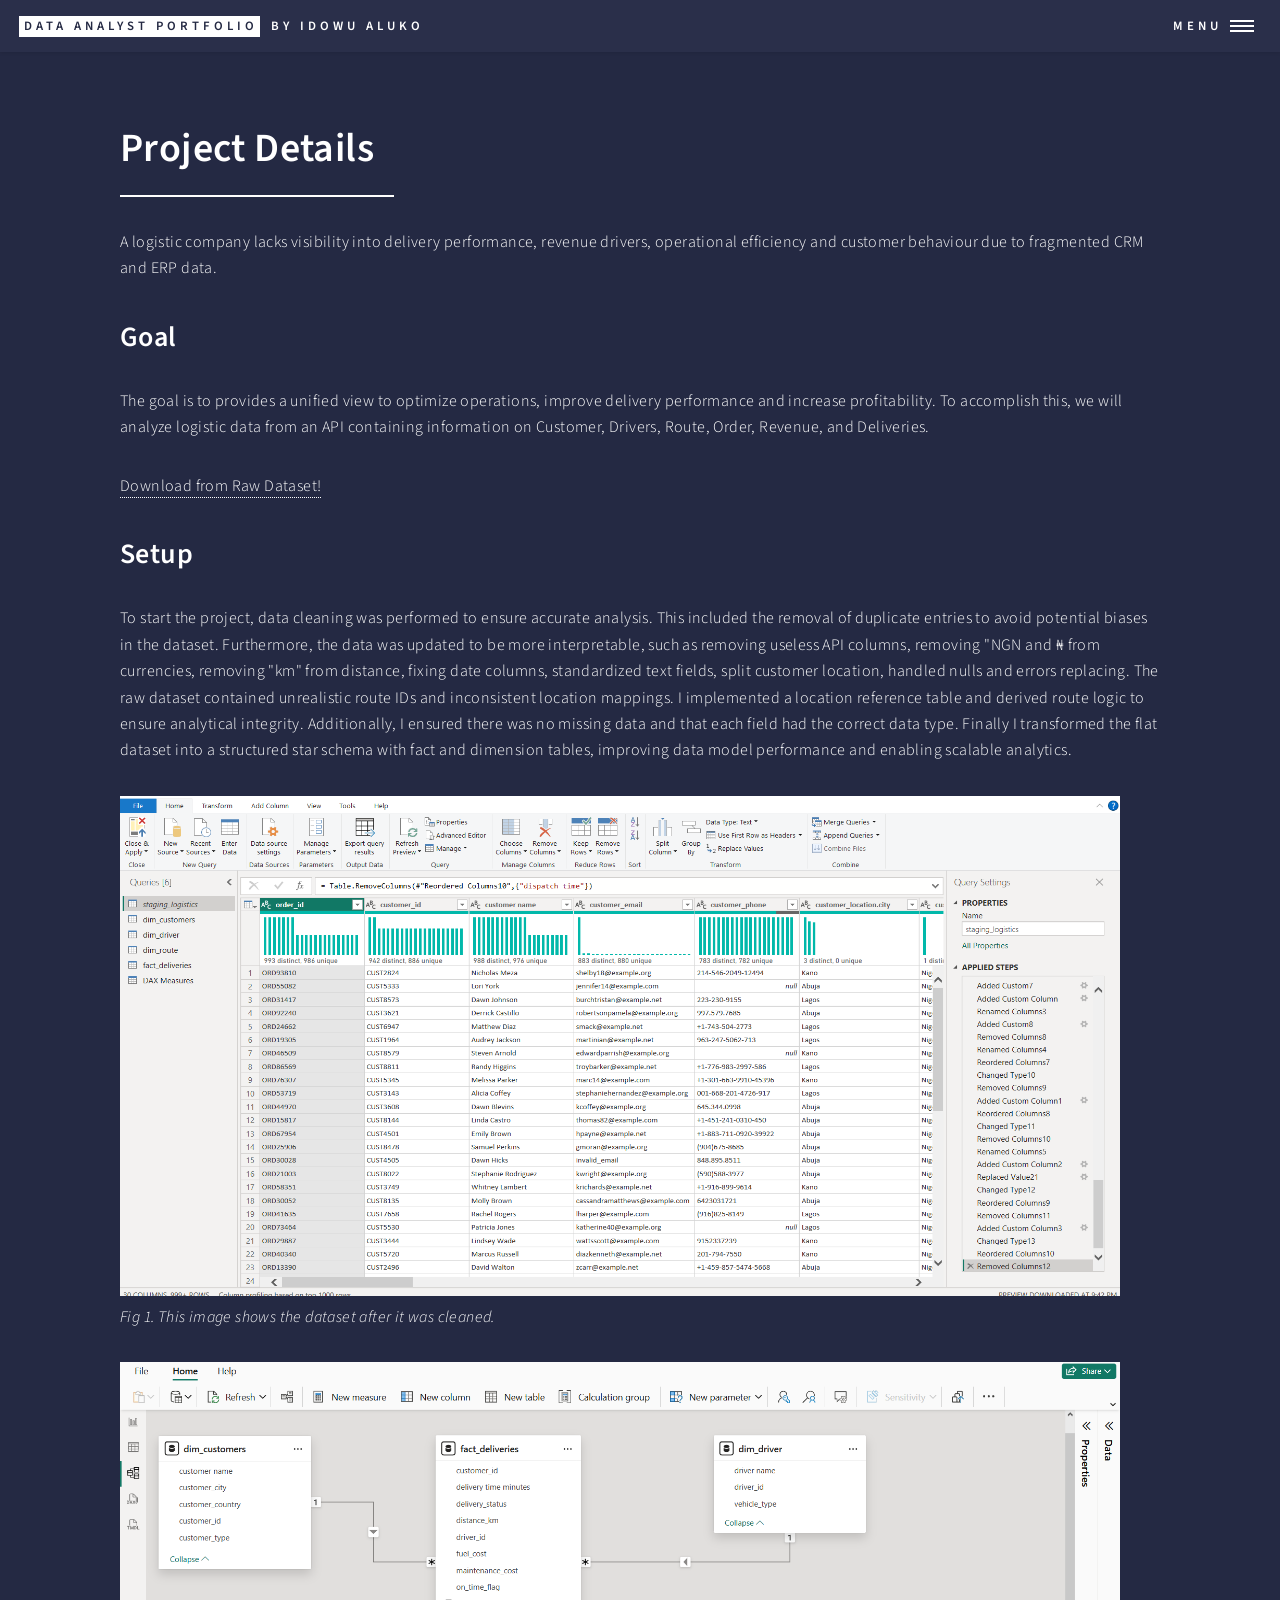
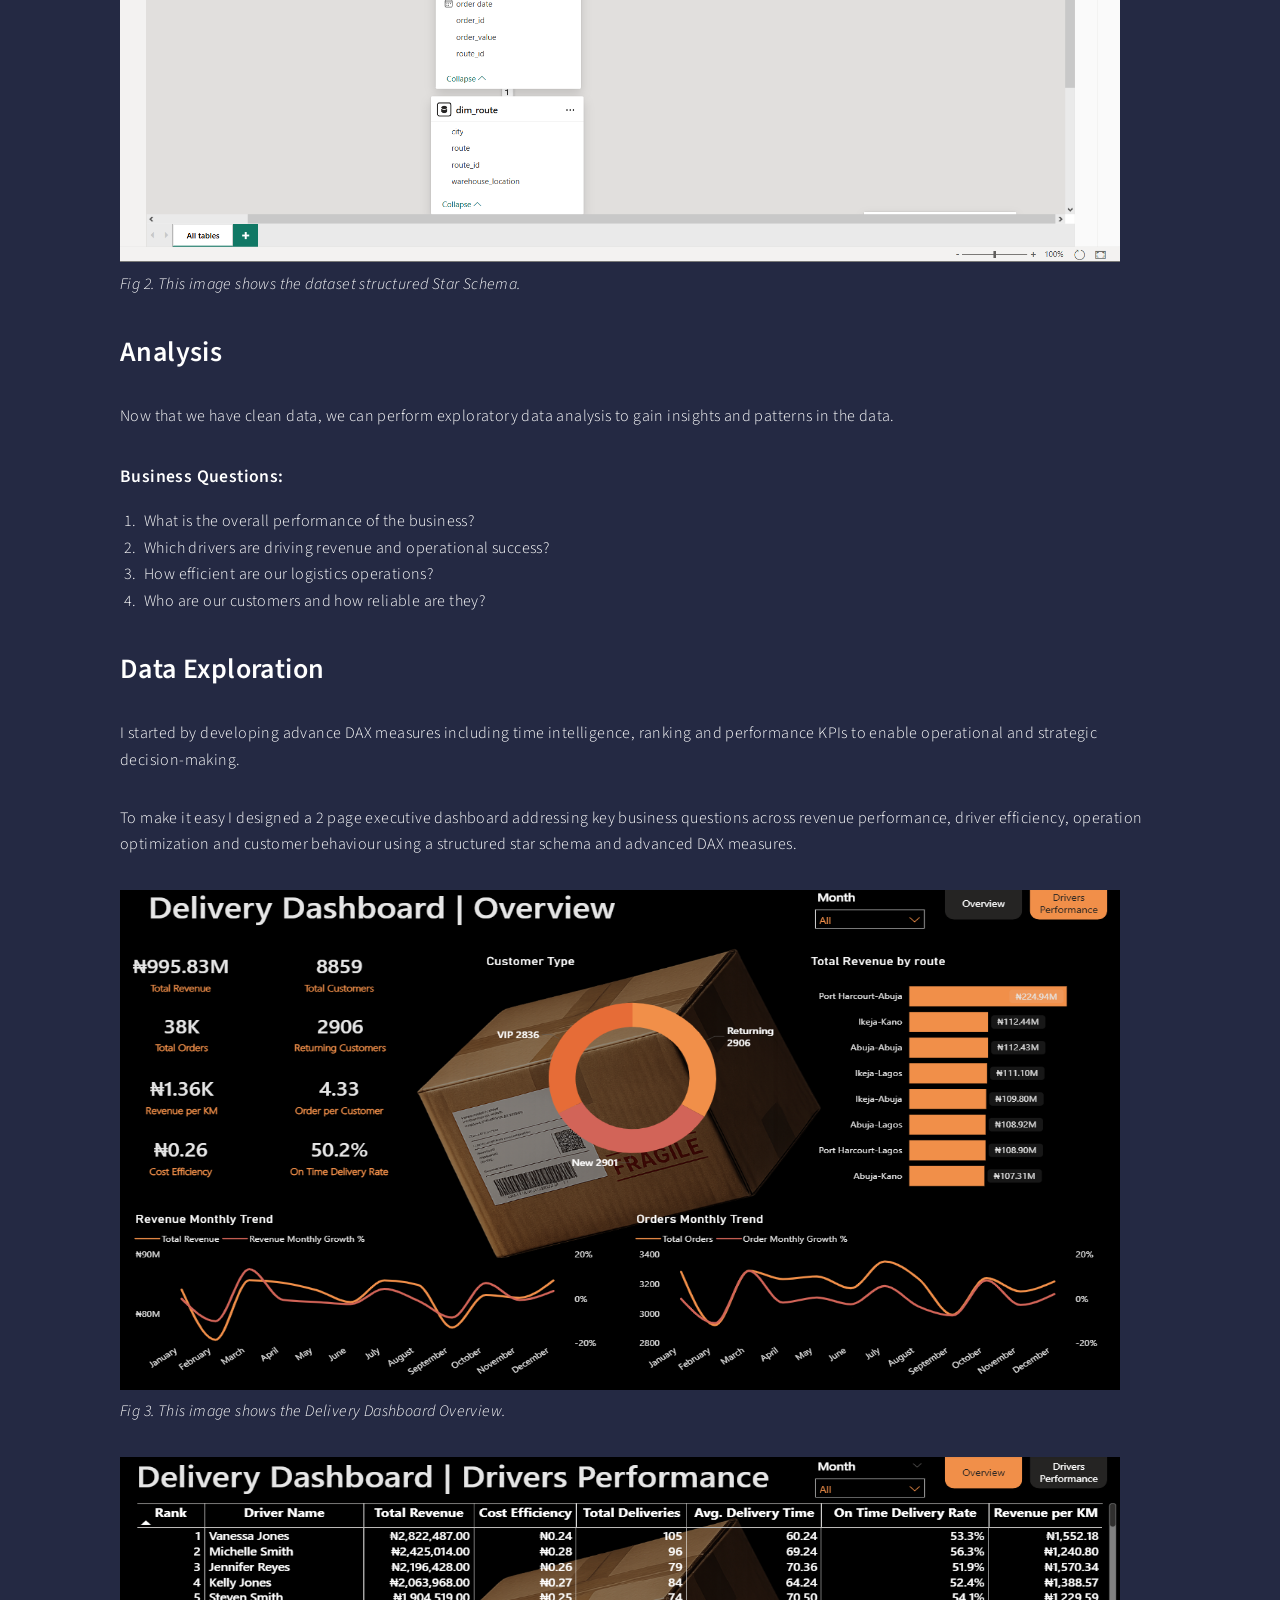
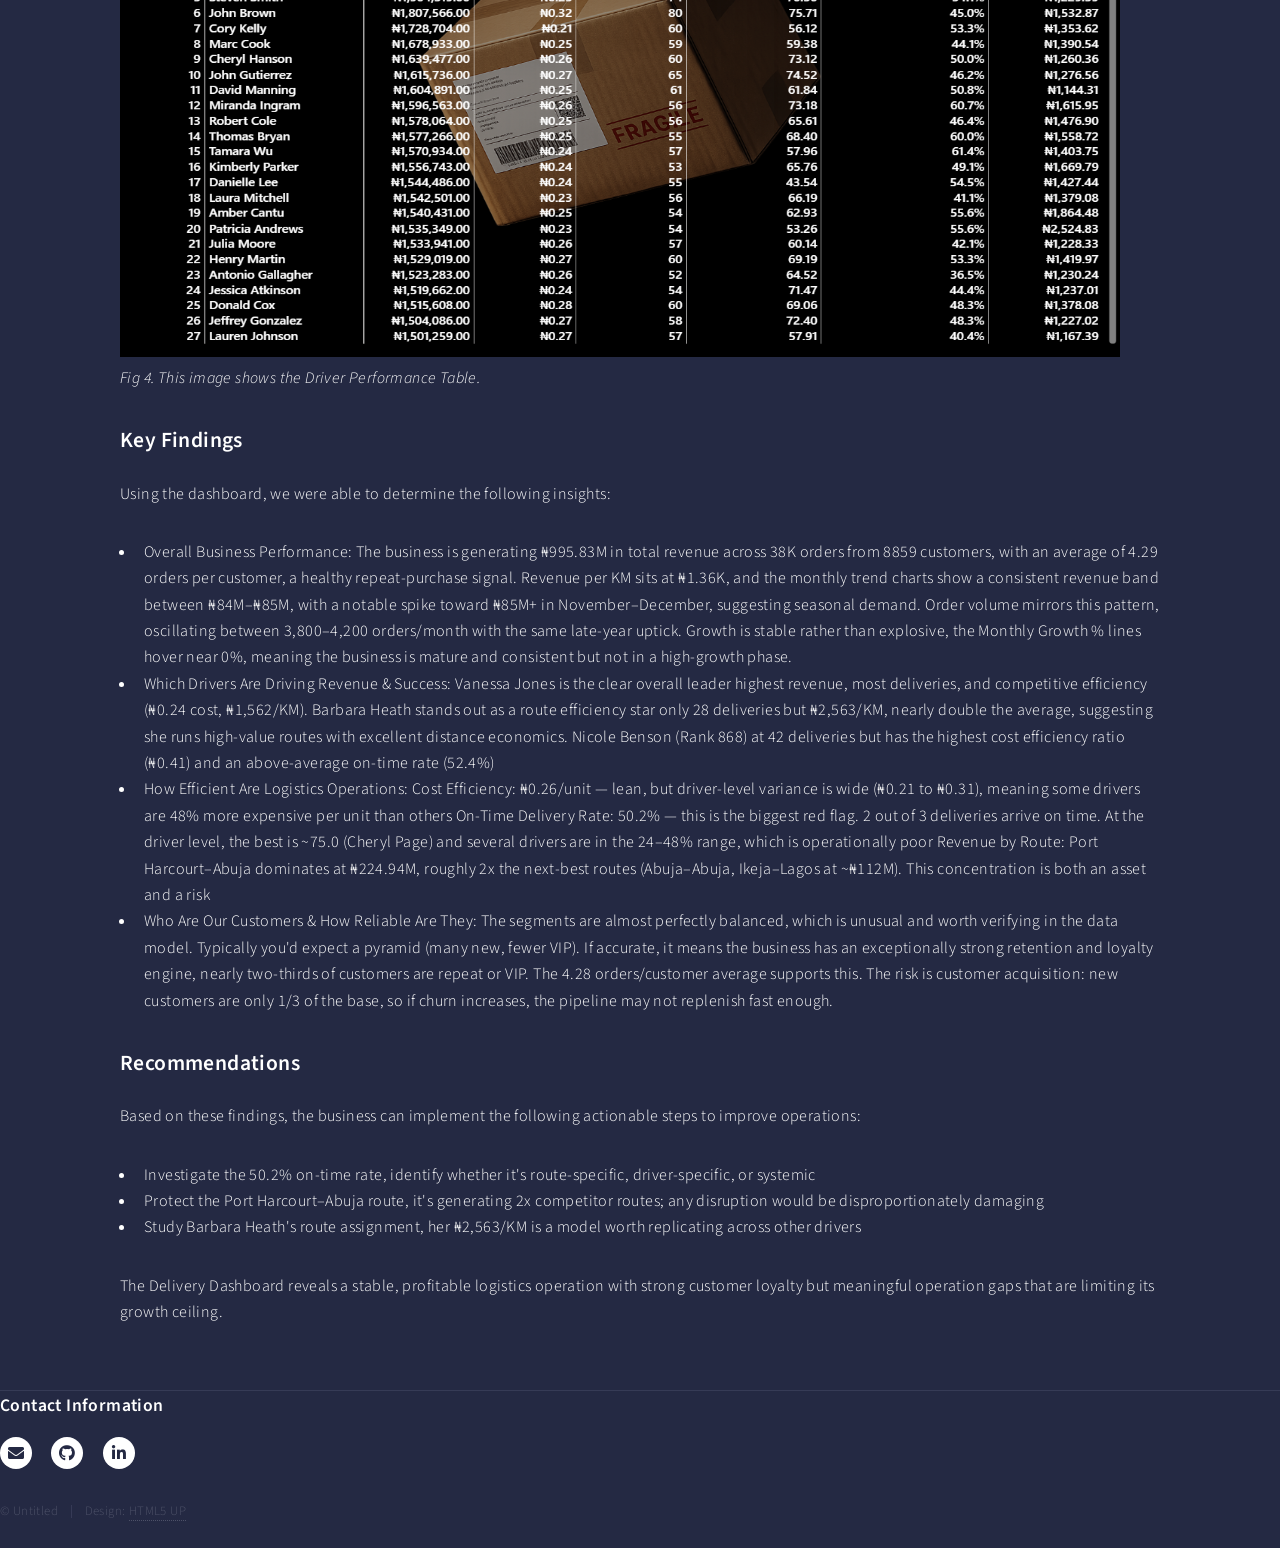
<file: deliveries.html>
<!DOCTYPE HTML>
<!--
	Forty by HTML5 UP
	html5up.net | @ajlkn
	Free for personal and commercial use under the CCA 3.0 license (html5up.net/license)
-->
<html>
	<head>
		<title>Logistic Delivery Insights - Power BI Dashboard</title>
		<meta charset="utf-8" />
		<meta name="viewport" content="width=device-width, initial-scale=1, user-scalable=no" />
		<link rel="stylesheet" href="assets/css/main.css" />
		<noscript><link rel="stylesheet" href="assets/css/noscript.css" /></noscript>
	</head>
	<body class="is-preload">

		<!-- Wrapper -->
			<div id="wrapper">

				<!-- Header -->
					<header id="header">
						<a href="index.html" class="logo"><strong>Data Analyst Portfolio</strong> <span>by Idowu Aluko</span></a>
						<nav>
							<a href="#menu">Menu</a>
						</nav>
					</header>

				<!-- Menu -->
				<nav id="menu">
					<ul class="links">
						<li><a href="index.html">Home</a></li>
						<li><a href="about.html">About</a></li>
						<li><a href="#footer">Contact</a></li>
						 <div class="dropup">
							<button class="dropbtn">Portfolio Projects</button>
							  <div class="dropup-content">
									<a href="python.html">Python</a>
									<!--
									<a href="r.html">R</a>
									-->
									<a href="sql.html">SQL</a>
									<a href="excel.html">Excel</a>
									<a href="powerbi.html">Power BI</a>
									<a href="https://public.tableau.com/app/profile/idowu.aluko6465" target="_blank" class="link">Tableau</a>
							</div>
						 </div>	
					</ul>						
				</nav>


				<!-- Main -->
					<div id="main" class="alt">
						

						<!-- One -->
							<section id="one">
								<div class="inner">
									<header class="major">
										<h1>Project Details</h1>
									</header>
									<p>A logistic company lacks visibility into delivery performance, revenue drivers, operational efficiency and customer behaviour due to fragmented CRM and ERP data.</p>
									<!--<span class="image main"><img src="images/pic11.jpg" alt="" /></span> -->
									<h2>Goal</h2>
									<p>The goal is to provides a unified view to optimize operations, improve delivery performance and increase profitability. To accomplish this, we will analyze logistic data from an API containing information on Customer, Drivers, Route, Order, Revenue, and Deliveries.</p>
									<a href="https://raw.githubusercontent.com/al3x-id/End-to-End-Logistics-Business-Operation-Intelligence/refs/heads/main/logistics_messy_dataset.csv" target="_blank">Download from Raw Dataset!</a>
									<p></p>

									<h2>Setup</h2>
									<p>To start the project, data cleaning was performed to ensure accurate analysis. This included the removal of duplicate entries to avoid potential biases in the dataset. Furthermore, the data was updated to be more interpretable, such as removing useless API columns, removing "NGN and ₦ from currencies, removing "km" from distance, fixing date columns, standardized text fields, split customer location, handled nulls and errors replacing. The raw dataset contained unrealistic route IDs and inconsistent location mappings. I implemented a location reference table and derived route logic to ensure analytical integrity. Additionally, I ensured there was no missing data and that each field had the correct data type. Finally I transformed the flat dataset into a structured star schema with fact and dimension tables, improving data model performance and enabling scalable analytics.</p>
									<img src="images/powerquery.png" alt="Dataset after Transformation" style="width:1000px;height:500px;" data-position="center center" />
									<p><i>Fig 1. This image shows the dataset after it was cleaned.</i></p>

									<img src="images/data model.png" alt="Star Schema" style="width:1000px;height:500px;" data-position="center center" />
									<p><i>Fig 2. This image shows the dataset structured Star Schema.</i></p>
																		
									<h2>Analysis</h2>
									<p>Now that we have clean data, we can perform exploratory data analysis to gain insights and patterns in the data.</p>
									<h4>Business Questions:</h4>
									<ol>
										<li>What is the overall performance of the business?</li>
										<li>Which drivers are driving revenue and operational success?</li>
										<li>How efficient are our logistics operations?</li>
										<li>Who are our customers and how reliable are they?</li>
									</ol>

									
									<h2>Data Exploration</h2>
									<p>I started by developing advance DAX measures including time intelligence, ranking and performance KPIs to enable operational and strategic decision-making.</p>

									

									<p>To make it easy I designed a 2 page executive dashboard addressing key business questions across revenue performance, driver efficiency, operation optimization and customer behaviour using a structured star schema and advanced DAX measures.</p>
									<img src="images/delivery 1.png" alt="Overview" style="width:1000px;height:500px;" data-position="center center" />
									<p><i>Fig 3. This image shows the Delivery Dashboard Overview.</i></p>
									<img src="images/delivery 2.png" alt="Driver Performance" style="width:1000px;height:500px;" data-position="center center" />
									<p><i>Fig 4. This image shows the Driver Performance Table.</i></p>

									<h3>Key Findings</h3>

									<p>Using the dashboard, we were able to determine the following insights:
									</p>
									<ul>
										<li>Overall Business Performance: The business is generating ₦995.83M in total revenue across 38K orders from 8859 customers, with an average of 4.29 orders per customer, a healthy repeat-purchase signal. Revenue per KM sits at ₦1.36K, and the monthly trend charts show a consistent revenue band between ₦84M–₦85M, with a notable spike toward ₦85M+ in November–December, suggesting seasonal demand. Order volume mirrors this pattern, oscillating between 3,800–4,200 orders/month with the same late-year uptick. Growth is stable rather than explosive, the Monthly Growth % lines hover near 0%, meaning the business is mature and consistent but not in a high-growth phase.</li>
										<li>Which Drivers Are Driving Revenue & Success: Vanessa Jones is the clear overall leader  highest revenue, most deliveries, and competitive efficiency (₦0.24 cost, ₦1,562/KM). Barbara Heath stands out as a route efficiency star only 28 deliveries but ₦2,563/KM, nearly double the average, suggesting she runs high-value routes with excellent distance economics. Nicole Benson (Rank 868) at 42 deliveries but has the highest cost efficiency ratio (₦0.41) and an above-average on-time rate (52.4%)</li>
										<li>How Efficient Are Logistics Operations: 
												Cost Efficiency: ₦0.26/unit — lean, but driver-level variance is wide (₦0.21 to ₦0.31), meaning some drivers are 48% more expensive per unit than others
												On-Time Delivery Rate: 50.2% — this is the biggest red flag. 2 out of 3 deliveries arrive on time. At the driver level, the best is ~75.0 (Cheryl Page) and several drivers are in the 24–48% range, which is operationally poor
												Revenue by Route: Port Harcourt–Abuja dominates at ₦224.94M, roughly 2x the next-best routes (Abuja–Abuja, Ikeja–Lagos at ~₦112M). This concentration is both an asset and a risk</li>
										<li>Who Are Our Customers & How Reliable Are They: The segments are almost perfectly balanced, which is unusual and worth verifying in the data model. Typically you'd expect a pyramid (many new, fewer VIP). If accurate, it means the business has an exceptionally strong retention and loyalty engine, nearly two-thirds of customers are repeat or VIP. The 4.28 orders/customer average supports this. The risk is customer acquisition: new customers are only 1/3 of the base, so if churn increases, the pipeline may not replenish fast enough.</li>
									  </ul>


									<h3>Recommendations</h3>
									<p>Based on these findings, the business can implement the following actionable steps to improve operations:</p>
									<ul>
										<li>Investigate the 50.2% on-time rate, identify whether it's route-specific, driver-specific, or systemic</li>
										<li>Protect the Port Harcourt–Abuja route, it's generating 2x competitor routes; any disruption would be disproportionately damaging</li>
										<li>Study Barbara Heath's route assignment, her ₦2,563/KM is a model worth replicating across other drivers</li>
									</ul>

									<p>The Delivery Dashboard reveals a stable, profitable logistics operation with strong customer loyalty but meaningful operation gaps that are limiting its growth ceiling.</p>
								</div>
							</section>
                        
					</div>

				<!-- Contact -->
					<!--<section id="contact">
						<div class="inner">
							<section>
								<form method="post" action="#">
									<div class="fields">
										<div class="field half">
											<label for="name">Name</label>
											<input type="text" name="name" id="name" />
										</div>
										<div class="field half">
											<label for="email">Email</label>
											<input type="text" name="email" id="email" />
										</div>
										<div class="field">
											<label for="message">Message</label>
											<textarea name="message" id="message" rows="6"></textarea>
										</div>
									</div>
									<ul class="actions">
										<li><input type="submit" value="Send Message" class="primary" /></li>
										<li><input type="reset" value="Clear" /></li>
									</ul>
								</form>
							</section>
							<section class="split">
								<section>
									<div class="contact-method">
										<span class="icon solid alt fa-envelope"></span>
										<h3>Email</h3>
										<a href="#">information@untitled.tld</a>
									</div>
								</section>
								<section>
									<div class="contact-method">
										<span class="icon solid alt fa-phone"></span>
										<h3>Phone</h3>
										<span>(000) 000-0000 x12387</span>
									</div>
								</section>
								<section>
									<div class="contact-method">
										<span class="icon solid alt fa-home"></span>
										<h3>Address</h3>
										<span>1234 Somewhere Road #5432<br />
										Nashville, TN 00000<br />
										United States of America</span>
									</div>
								</section>
							</section>-->
						</div>
					</section>

				<!-- Footer -->
				<section class="split">
					<section>
						<h4>Contact Information</h4>															
					</section>
				</section>
			</div>
								<!-- Footer -->
		<footer id="footer">
			<div class="inner">
				<ul class="icons">
					<li><a href="mailto:idowualuko58@gmail.com" target="_blank" class="icon solid alt fa-envelope"><span class="label">Twitter</span></a></li>
					<li><a href="https://github.com/al3x-id" target="_blank" class="icon brands alt fa-github"><span class="label">GitHub</span></a></li>
					<li><a href="https://www.linkedin.com/in/idowu-aluko/" target="_blank" class="icon brands alt fa-linkedin-in"><span class="label">LinkedIn</span></a></li>
				</ul>
				<ul class="copyright">
					<li>&copy; Untitled</li><li>Design: <a href="https://html5up.net">HTML5 UP</a></li>
				</ul>
			</div>
		</footer>

			</div>

		<!-- Scripts -->
			<script src="assets/js/jquery.min.js"></script>
			<script src="assets/js/jquery.scrolly.min.js"></script>
			<script src="assets/js/jquery.scrollex.min.js"></script>
			<script src="assets/js/browser.min.js"></script>
			<script src="assets/js/breakpoints.min.js"></script>
			<script src="assets/js/util.js"></script>
			<script src="assets/js/main.js"></script>

	</body>
</html>
</file>
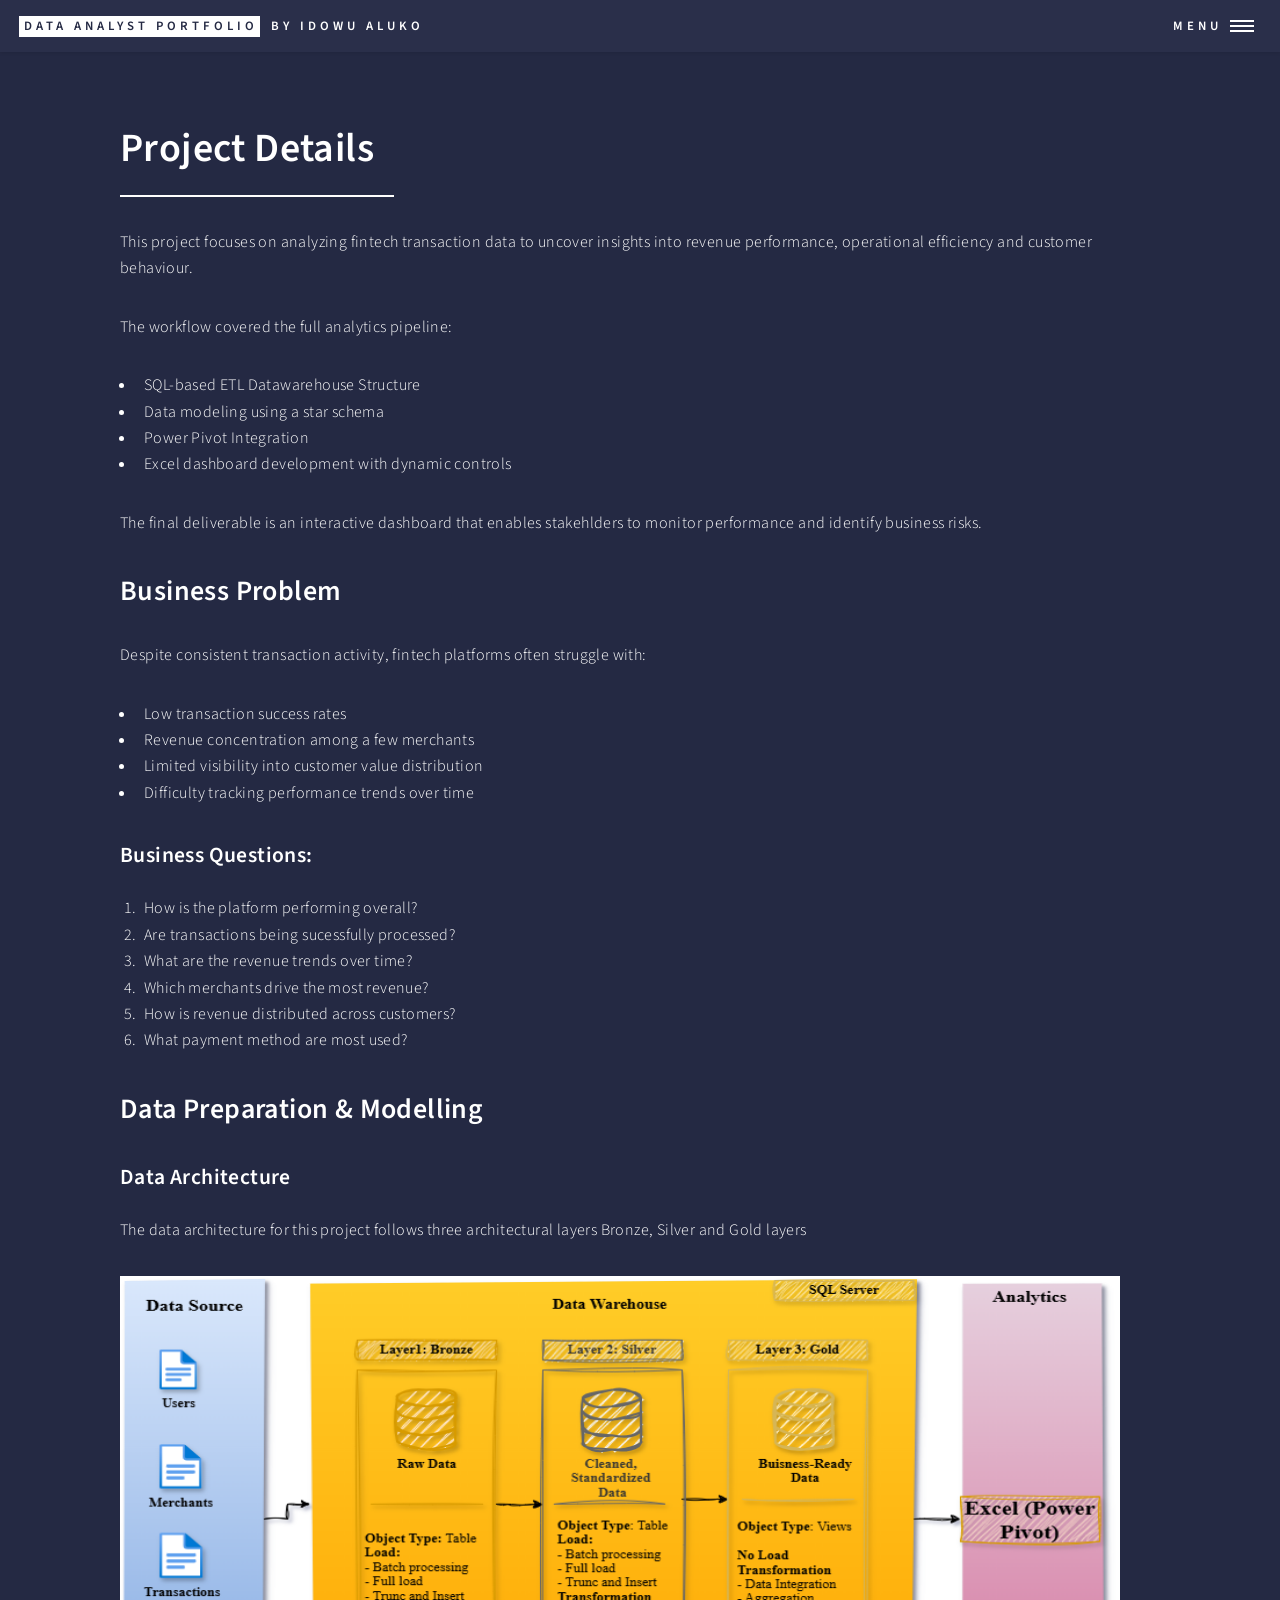
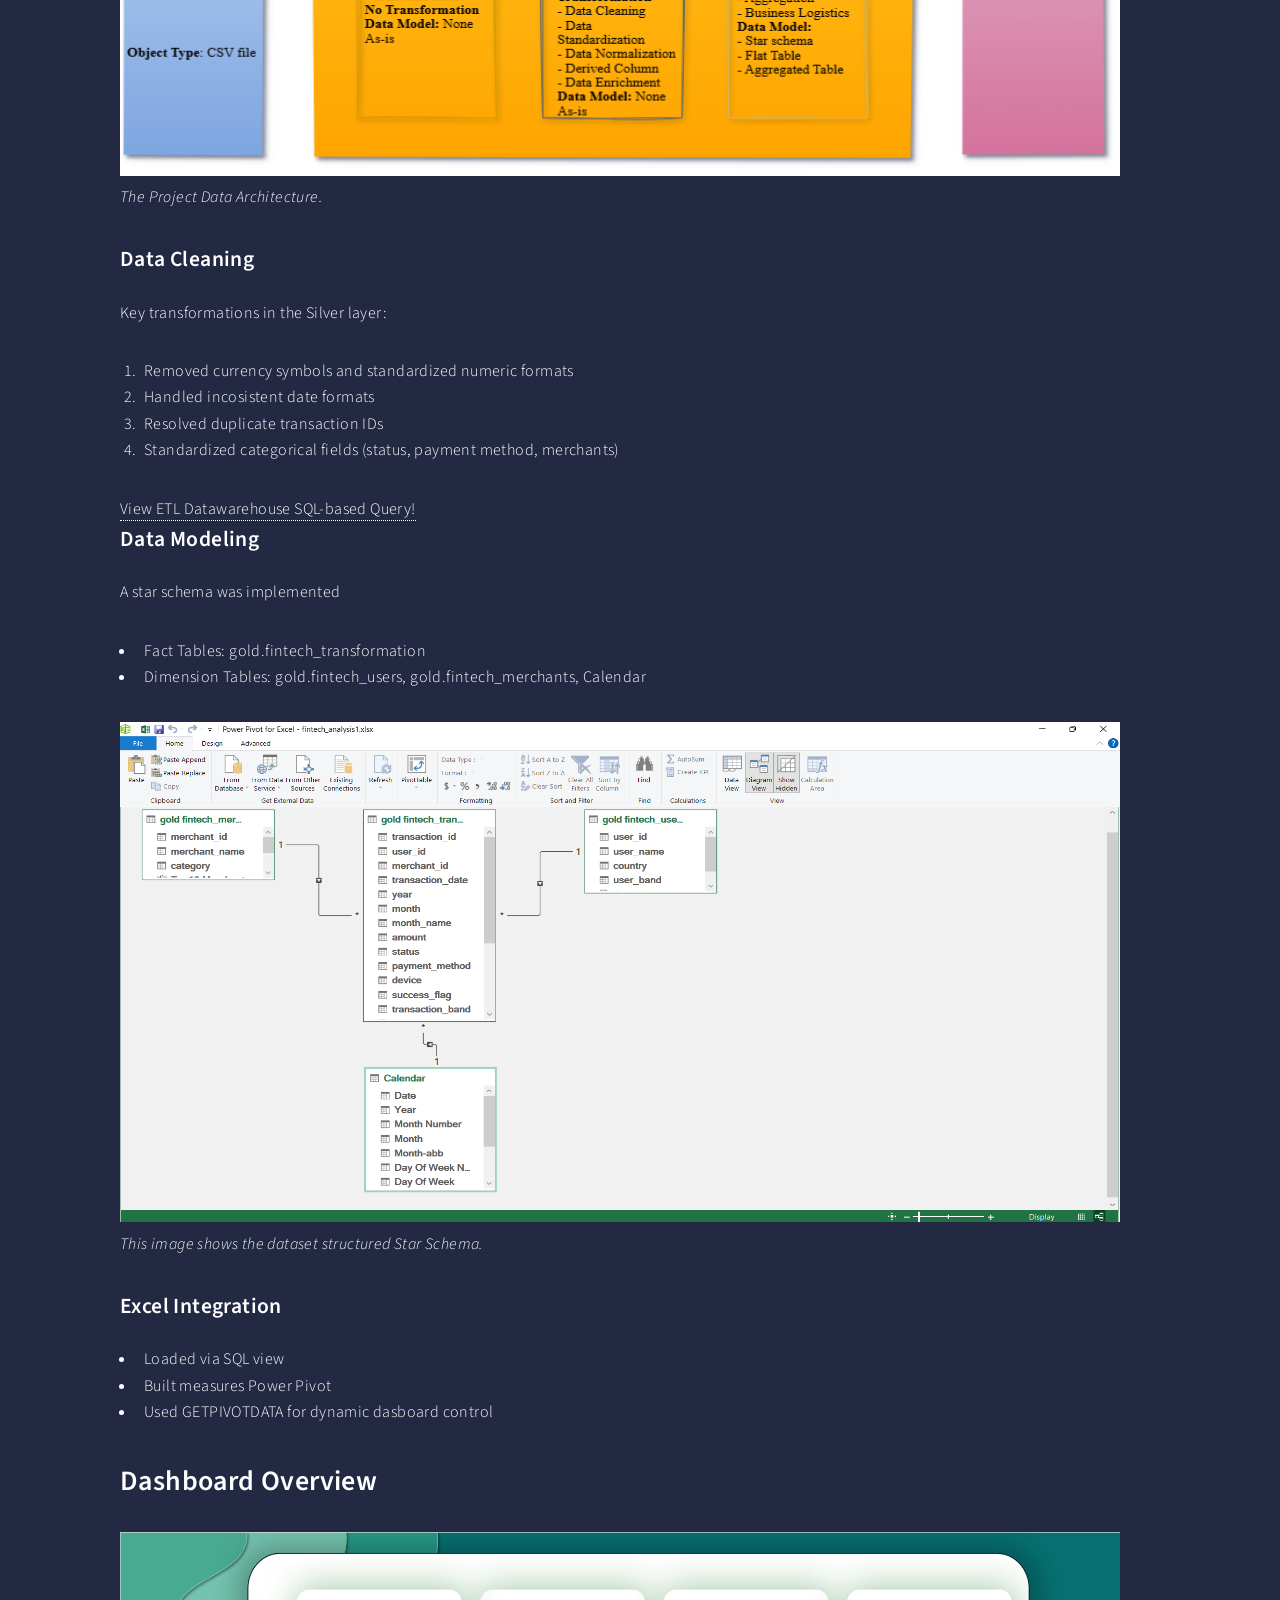
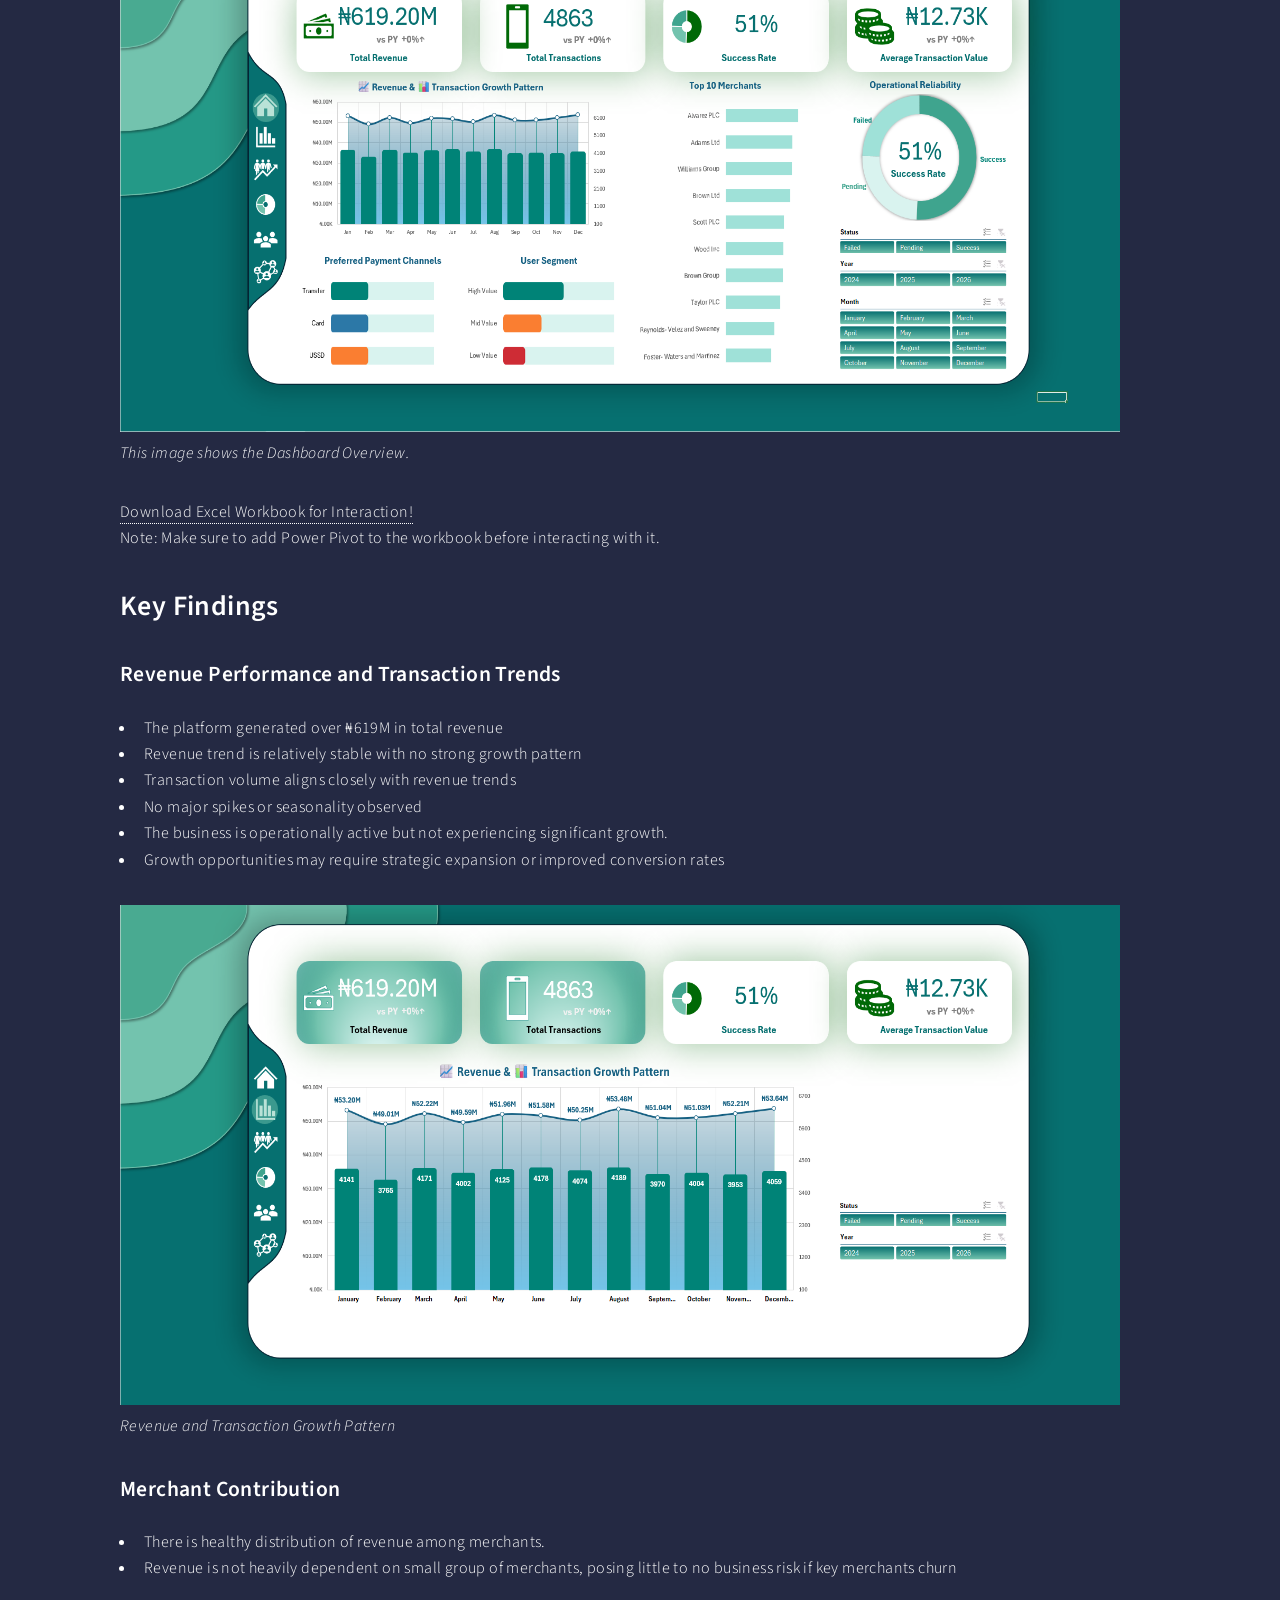
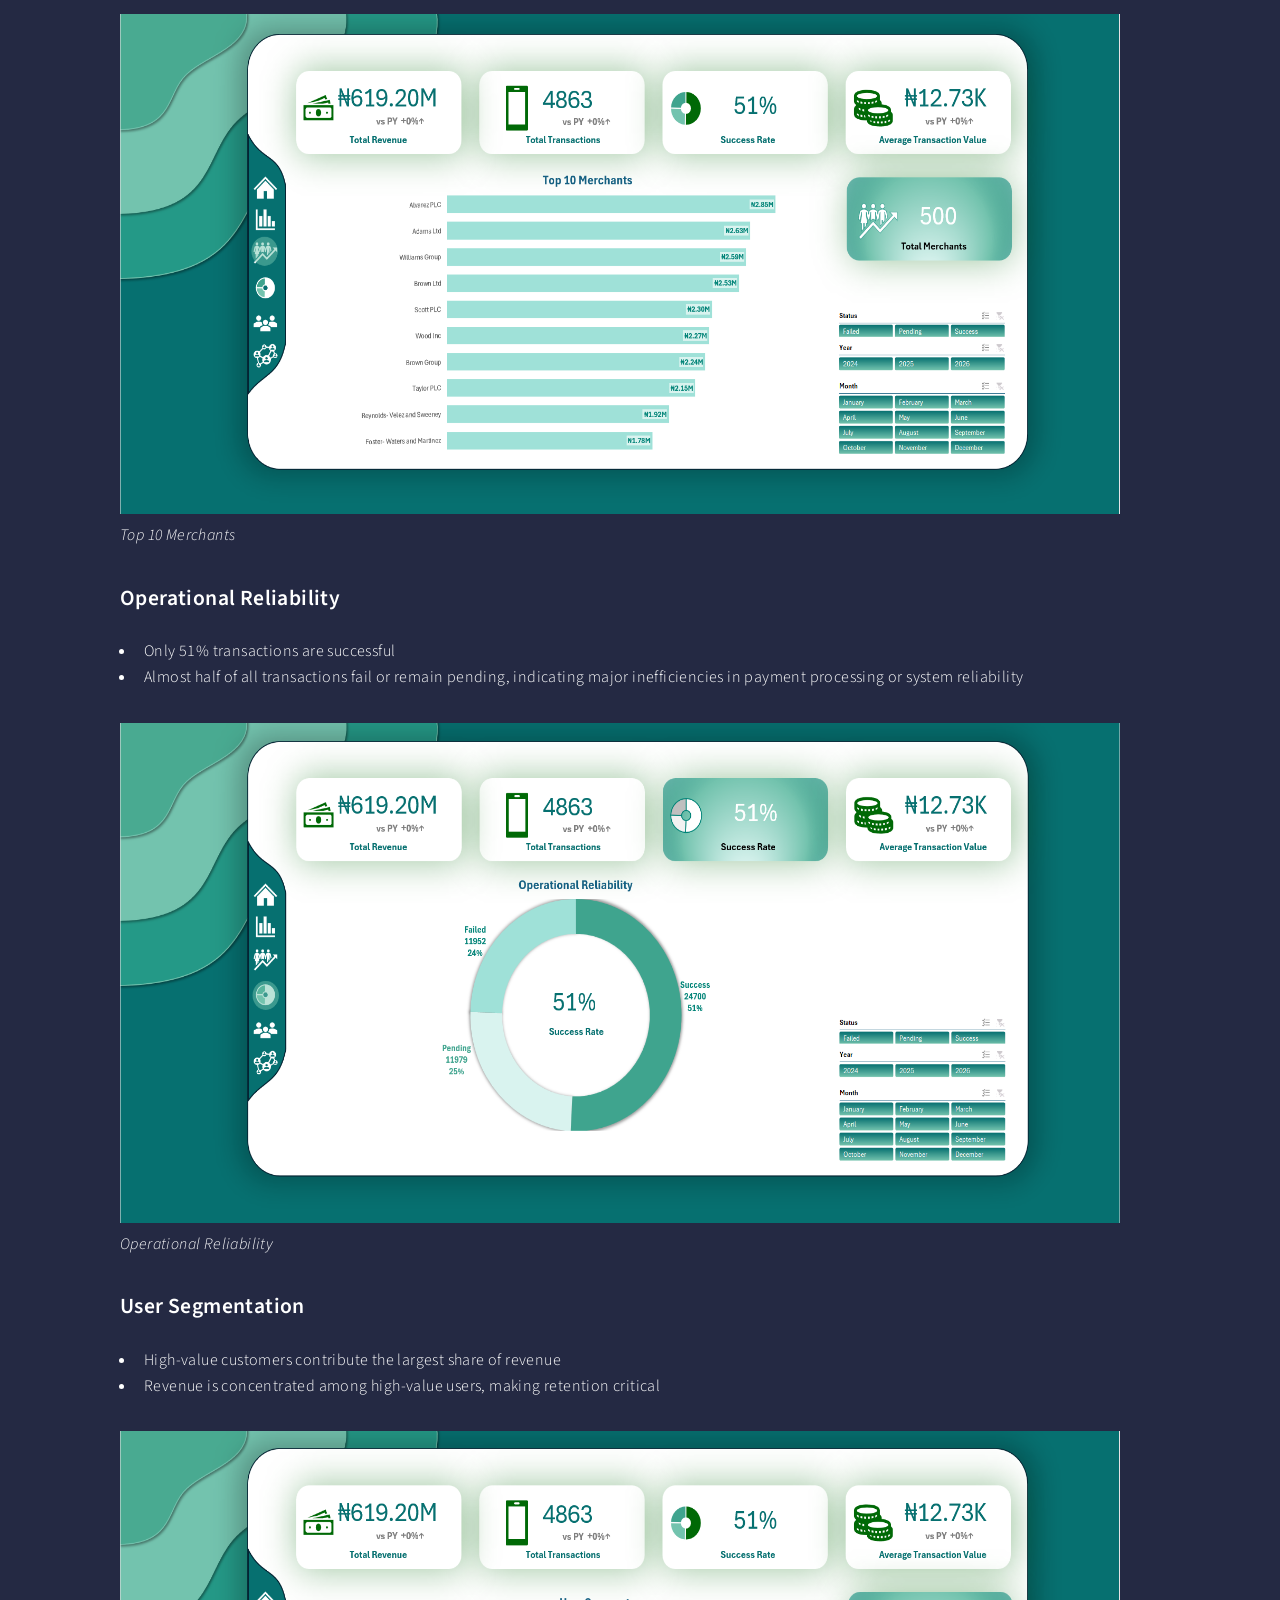
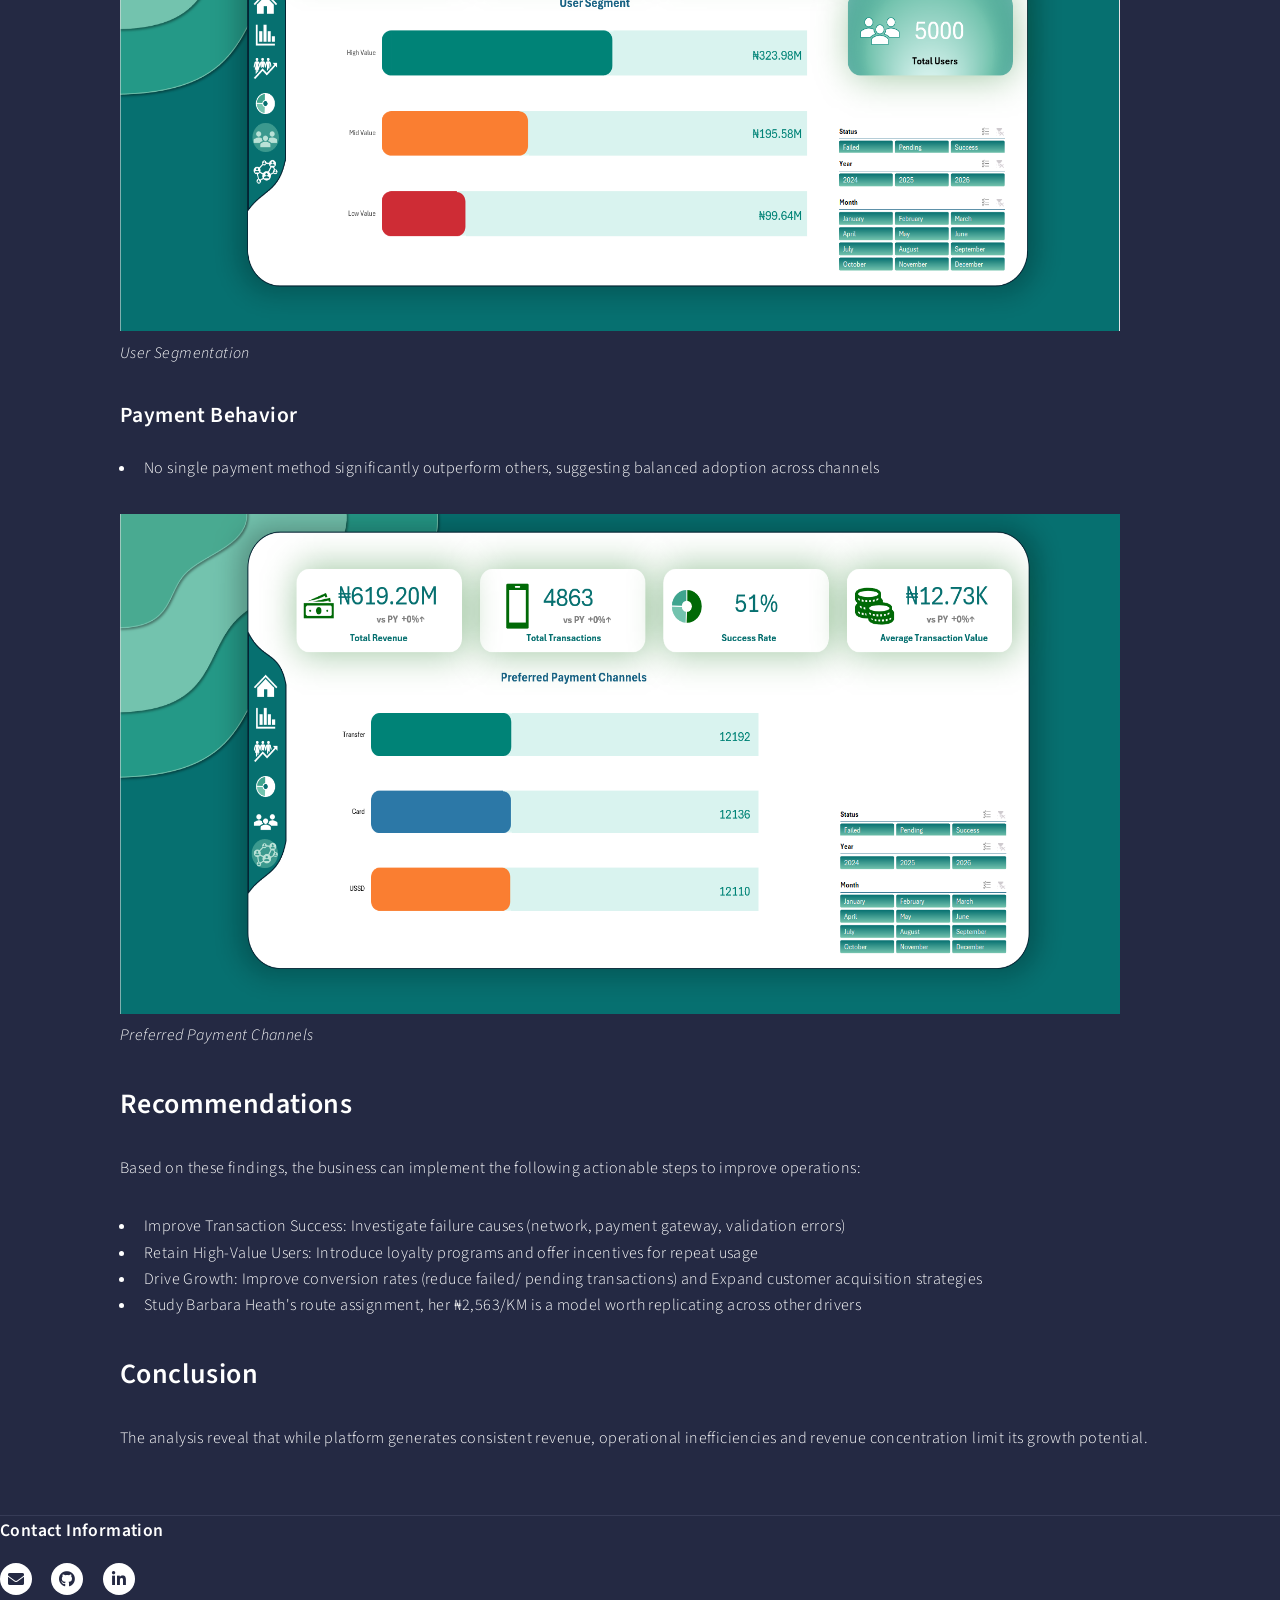
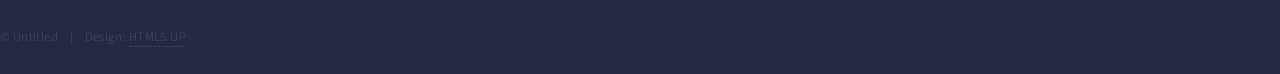
<file: fintech.html>
<!DOCTYPE HTML>
<!--
	Forty by HTML5 UP
	html5up.net | @ajlkn
	Free for personal and commercial use under the CCA 3.0 license (html5up.net/license)
-->
<html>
	<head>
		<title>Fintech Insights - Excel Dashboard</title>
		<meta charset="utf-8" />
		<meta name="viewport" content="width=device-width, initial-scale=1, user-scalable=no" />
		<link rel="stylesheet" href="assets/css/main.css" />
		<noscript><link rel="stylesheet" href="assets/css/noscript.css" /></noscript>
	</head>
	<body class="is-preload">

		<!-- Wrapper -->
			<div id="wrapper">

				<!-- Header -->
					<header id="header">
						<a href="index.html" class="logo"><strong>Data Analyst Portfolio</strong> <span>by Idowu Aluko</span></a>
						<nav>
							<a href="#menu">Menu</a>
						</nav>
					</header>

				<!-- Menu -->
				<nav id="menu">
					<ul class="links">
						<li><a href="index.html">Home</a></li>
						<li><a href="about.html">About</a></li>
						<li><a href="#footer">Contact</a></li>
						 <div class="dropup">
							<button class="dropbtn">Portfolio Projects</button>
							  <div class="dropup-content">
									<a href="python.html">Python</a>
									<!--
									<a href="r.html">R</a>
									-->
									<a href="sql.html">SQL</a>
									<a href="excel.html">Excel</a>
									<a href="powerbi.html">Power BI</a>
									<a href="https://public.tableau.com/app/profile/idowu.aluko6465" target="_blank" class="link">Tableau</a>
							</div>
						 </div>	
					</ul>						
				</nav>


				<!-- Main -->
					<div id="main" class="alt">
						

						<!-- One -->
							<section id="one">
								<div class="inner">
									<header class="major">
										<h1>Project Details</h1>
									</header>
									<p>This project focuses on analyzing fintech transaction data to uncover insights into revenue performance, operational efficiency and customer behaviour.</p>
									<!--<span class="image main"><img src="images/pic11.jpg" alt="" /></span> -->
									<p>The workflow covered the full analytics pipeline:</p>
									<ul>
										<li>SQL-based ETL Datawarehouse Structure</li>
										<li>Data modeling using a star schema</li>
										<li>Power Pivot Integration</li>
										<li>Excel dashboard development with dynamic controls</li>
									</ul>
									
									<p>The final deliverable is an interactive dashboard that enables stakehlders to monitor performance and identify business risks.</p>
									<!--
									<h2>Goal</h2>
									<p>The goal is to provides a unified view to optimize operations, improve delivery performance and increase profitability. To accomplish this, we will analyze logistic data from an API containing information on Customer, Drivers, Route, Order, Revenue, and Deliveries.</p>
									<a href="https://raw.githubusercontent.com/al3x-id/End-to-End-Logistics-Business-Operation-Intelligence/refs/heads/main/logistics_messy_dataset.csv" target="_blank">Download from GitHub!</a>
									<p></p>

									<h2>Setup</h2>
									<p>To start the project, data cleaning was performed to ensure accurate analysis. This included the removal of duplicate entries to avoid potential biases in the dataset. Furthermore, the data was updated to be more interpretable, such as removing useless API columns, removing "NGN and ₦ from currencies, removing "km" from distance, fixing date columns, standardized text fields, split customer location, handled nulls and errors replacing. The raw dataset contained unrealistic route IDs and inconsistent location mappings. I implemented a location reference table and derived route logic to ensure analytical integrity. Additionally, I ensured there was no missing data and that each field had the correct data type. Finally I transformed the flat dataset into a structured star schema with fact and dimension tables, improving data model performance and enabling scalable analytics.</p>
									<img src="images/powerquery.png" alt="Dataset after Transformation" style="width:1000px;height:500px;" data-position="center center" />
									<p><i>Fig 1. This image shows the dataset after it was cleaned.</i></p>

									
														
									<h2>Analysis</h2>
									<p>Now that we have clean data, we can perform exploratory data analysis to gain insights and patterns in the data.</p>
									-->
									<h2>Business Problem</h2>
									<p>Despite consistent transaction activity, fintech platforms often struggle with:</p>
									<ul>
										<li>Low transaction success rates</li>
										<li>Revenue concentration among a few merchants</li>
										<li>Limited visibility into customer value distribution</li>
										<li>Difficulty tracking performance trends over time</li>
									</ul>
									<h3>Business Questions:</h2>
										<ol>
											<li>How is the platform performing overall?</li>
											<li>Are transactions being sucessfully processed?</li>
											<li>What are the revenue trends over time?</li>
											<li>Which merchants drive the most revenue?</li>
											<li>How is revenue distributed across customers?</li>
											<li>What payment method are most used?</li>
										</ol>

										<h2>Data Preparation & Modelling</h2>
										<h3>Data Architecture</h3>
										<p>The data architecture for this project follows three architectural layers Bronze, Silver and Gold layers</p>
										<img src="images/data architecture.png" alt="Dataset Architecture" style="width:1000px;height:500px;" data-position="center center" />
										<p><i>The Project Data Architecture.</i></p>


										<h3>Data Cleaning</h3>
										<p>Key transformations in the Silver layer:</p>
										<ol>
											<li>Removed currency symbols and standardized numeric formats</li>
											<li>Handled incosistent date formats</li>
											<li>Resolved duplicate transaction IDs</li>
											<li>Standardized categorical fields (status, payment method, merchants)</li>
										</ol>
										<a href="https://github.com/al3x-id/End-to-End-Fintech-Analysis/tree/6885950632e2ac1a951081fa9e04f330496bb632/SQL%20script" target="_blank">View ETL Datawarehouse SQL-based Query!</a>
									
										<h3>Data Modeling</h3>
										<p>A star schema was implemented</p>
										<ul>
											<li>Fact Tables: gold.fintech_transformation</li>
											<li>Dimension Tables: gold.fintech_users, gold.fintech_merchants, Calendar</li>
										</ul>
										<img src="images/powerpivotschema.png" alt="Star Schema" style="width:1000px;height:500px;" data-position="center center" />
									<p><i>This image shows the dataset structured Star Schema.</i></p>
									
									<h3>Excel Integration</h3>
									<ul>
										<li>Loaded via SQL view</li>
										<li>Built measures Power Pivot</li>
										<li>Used GETPIVOTDATA for dynamic dasboard control</li>
									</ul>
									<h2>Dashboard Overview</h2>
									<img src="images/Home.png" alt="Overview" style="width:1000px;height:500px;" data-position="center center" />
									<p><i>This image shows the Dashboard Overview.</i></p>
									<a href="https://github.com/al3x-id/End-to-End-Fintech-Analysis/blob/7c27e79b07ae1e9d4725600e43fe171e1750403a/Dashboard/fintech_analysis1.xlsx" target="_blank">Download Excel Workbook for Interaction!</a>
									<p>Note: Make sure to add Power Pivot to the workbook before interacting with it.</p>

									<h2>Key Findings</h2>
									<h3>Revenue Performance and Transaction Trends</h3>
									<ul>
										<li>The platform generated over ₦619M in total revenue </li>
										<li>Revenue trend is relatively stable with no strong growth pattern</li>
										<li>Transaction volume aligns closely with revenue trends</li>
										<li>No major spikes or seasonality observed</li>
										<li>The business is operationally active but not experiencing significant growth.</li>
										<li>Growth opportunities may require strategic expansion or improved conversion rates</li>
									</ul>

									<img src="images/monthlytrend.png" alt="Monthly Trend" style="width:1000px;height:500px;" data-position="center center" />
									<p><i>Revenue and Transaction Growth Pattern</i></p>

									<h3>Merchant Contribution</h3>
									<ul>
										<li>There is healthy distribution of revenue among merchants.</li>
										<li>Revenue is not heavily dependent on small group of merchants, posing little to no business risk if key merchants churn</li>
									</ul>

										<img src="images/merchants.png" alt="Top 10 merchants" style="width:1000px;height:500px;" data-position="center center" />
									<p><i>Top 10 Merchants</i></p>

									<h3>Operational Reliability</h3>
									<ul>
										<li>Only 51% transactions are successful</li>
										<li>Almost half of all transactions fail or remain pending, indicating major inefficiencies in payment processing or system reliability</li>
									</ul>

										<img src="images/status.png" alt="Operational Reliability" style="width:1000px;height:500px;" data-position="center center" />
									<p><i>Operational Reliability</i></p>

									<h3>User Segmentation</h3>
									<ul>
										<li>High-value customers contribute the largest share of revenue</li>
										<li>Revenue is concentrated among high-value users, making retention critical</li>
									</ul>

										<img src="images/usersegment.png" alt="User Segmentation" style="width:1000px;height:500px;" data-position="center center" />
									<p><i>User Segmentation</i></p>

									<h3>Payment Behavior</h3>
									<ul>
										<li>No single payment method significantly outperform others, suggesting balanced adoption across channels</li>
									</ul>

										<img src="images/channels.png" alt="Preferred Payment Channels" style="width:1000px;height:500px;" data-position="center center" />
									<p><i>Preferred Payment Channels</i></p>



									<h2>Recommendations</h3>
									<p>Based on these findings, the business can implement the following actionable steps to improve operations:</p>
									<ul>
										<li>Improve Transaction Success: Investigate failure causes (network, payment gateway, validation errors)</li>
										<li>Retain High-Value Users: Introduce loyalty programs and offer incentives for repeat usage</li>
										<li>Drive Growth: Improve conversion rates (reduce failed/ pending transactions) and Expand customer acquisition strategies</li>
										<li>Study Barbara Heath's route assignment, her ₦2,563/KM is a model worth replicating across other drivers</li>
									</ul>

									<h2>Conclusion</h2>
									<p>The analysis reveal that while platform generates consistent revenue, operational inefficiencies and revenue concentration limit its growth potential.</p>
								</div>
							</section>
                        
					</div>

				<!-- Contact -->
					<!--<section id="contact">
						<div class="inner">
							<section>
								<form method="post" action="#">
									<div class="fields">
										<div class="field half">
											<label for="name">Name</label>
											<input type="text" name="name" id="name" />
										</div>
										<div class="field half">
											<label for="email">Email</label>
											<input type="text" name="email" id="email" />
										</div>
										<div class="field">
											<label for="message">Message</label>
											<textarea name="message" id="message" rows="6"></textarea>
										</div>
									</div>
									<ul class="actions">
										<li><input type="submit" value="Send Message" class="primary" /></li>
										<li><input type="reset" value="Clear" /></li>
									</ul>
								</form>
							</section>
							<section class="split">
								<section>
									<div class="contact-method">
										<span class="icon solid alt fa-envelope"></span>
										<h3>Email</h3>
										<a href="#">information@untitled.tld</a>
									</div>
								</section>
								<section>
									<div class="contact-method">
										<span class="icon solid alt fa-phone"></span>
										<h3>Phone</h3>
										<span>(000) 000-0000 x12387</span>
									</div>
								</section>
								<section>
									<div class="contact-method">
										<span class="icon solid alt fa-home"></span>
										<h3>Address</h3>
										<span>1234 Somewhere Road #5432<br />
										Nashville, TN 00000<br />
										United States of America</span>
									</div>
								</section>
							</section>-->
						</div>
					</section>

				<!-- Footer -->
				<section class="split">
					<section>
						<h4>Contact Information</h4>															
					</section>
				</section>
			</div>
								<!-- Footer -->
		<footer id="footer">
			<div class="inner">
				<ul class="icons">
					<li><a href="mailto:idowualuko58@gmail.com" target="_blank" class="icon solid alt fa-envelope"><span class="label">Twitter</span></a></li>
					<li><a href="https://github.com/al3x-id" target="_blank" class="icon brands alt fa-github"><span class="label">GitHub</span></a></li>
					<li><a href="https://www.linkedin.com/in/idowu-aluko/" target="_blank" class="icon brands alt fa-linkedin-in"><span class="label">LinkedIn</span></a></li>
				</ul>
				<ul class="copyright">
					<li>&copy; Untitled</li><li>Design: <a href="https://html5up.net">HTML5 UP</a></li>
				</ul>
			</div>
		</footer>

			</div>

		<!-- Scripts -->
			<script src="assets/js/jquery.min.js"></script>
			<script src="assets/js/jquery.scrolly.min.js"></script>
			<script src="assets/js/jquery.scrollex.min.js"></script>
			<script src="assets/js/browser.min.js"></script>
			<script src="assets/js/breakpoints.min.js"></script>
			<script src="assets/js/util.js"></script>
			<script src="assets/js/main.js"></script>

	</body>
</html>
</file>
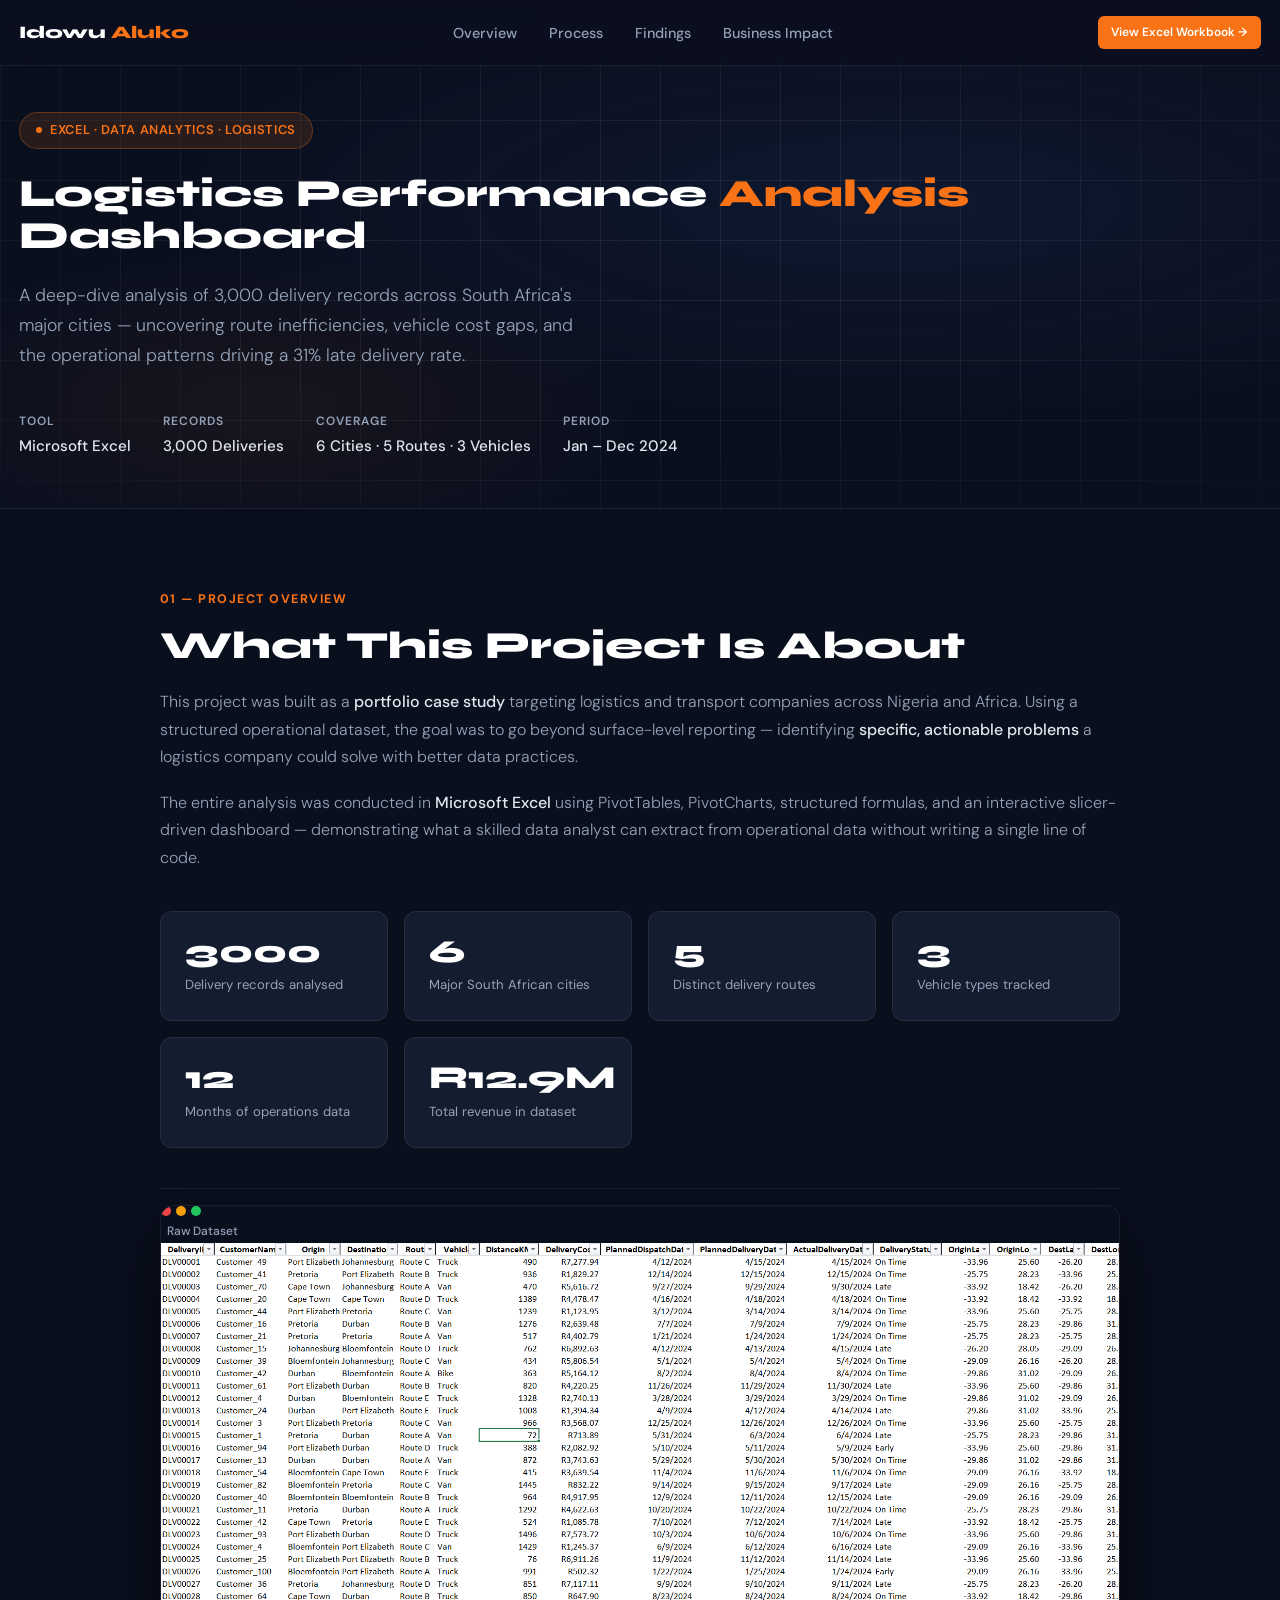
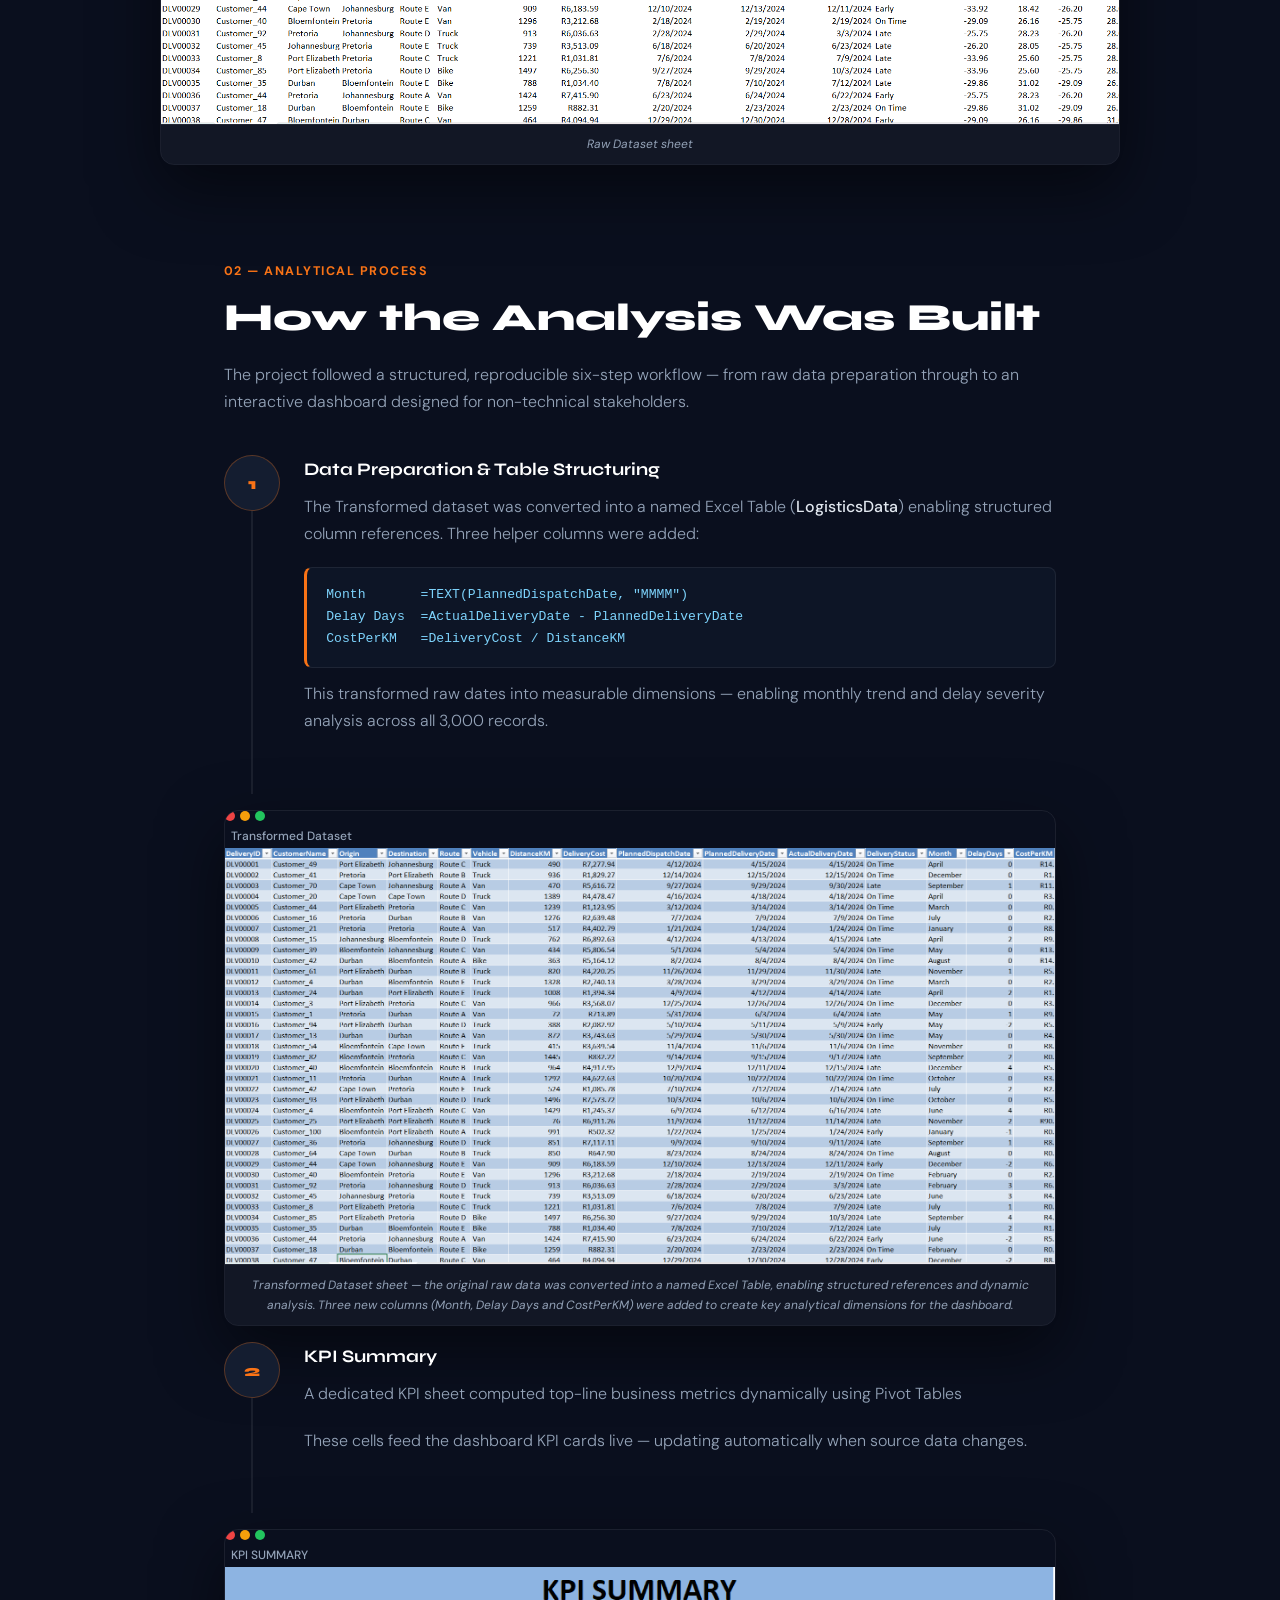
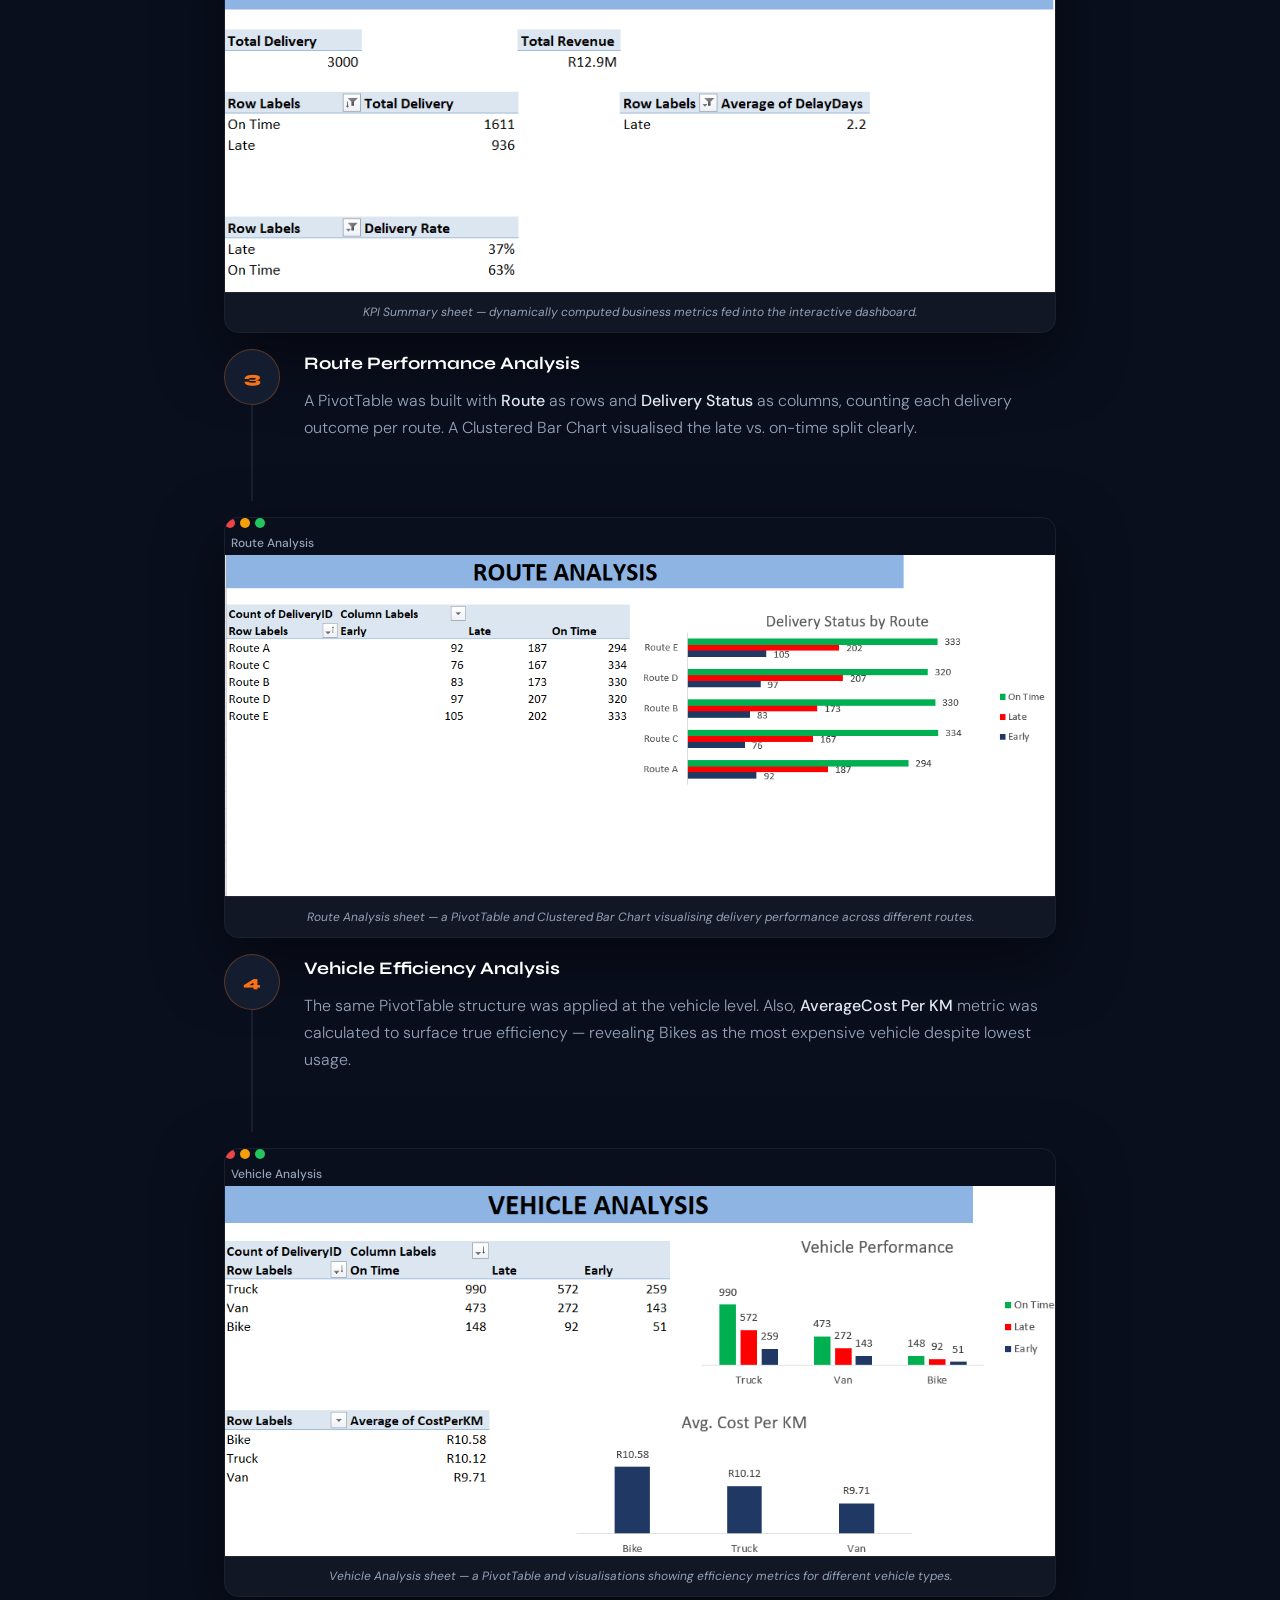
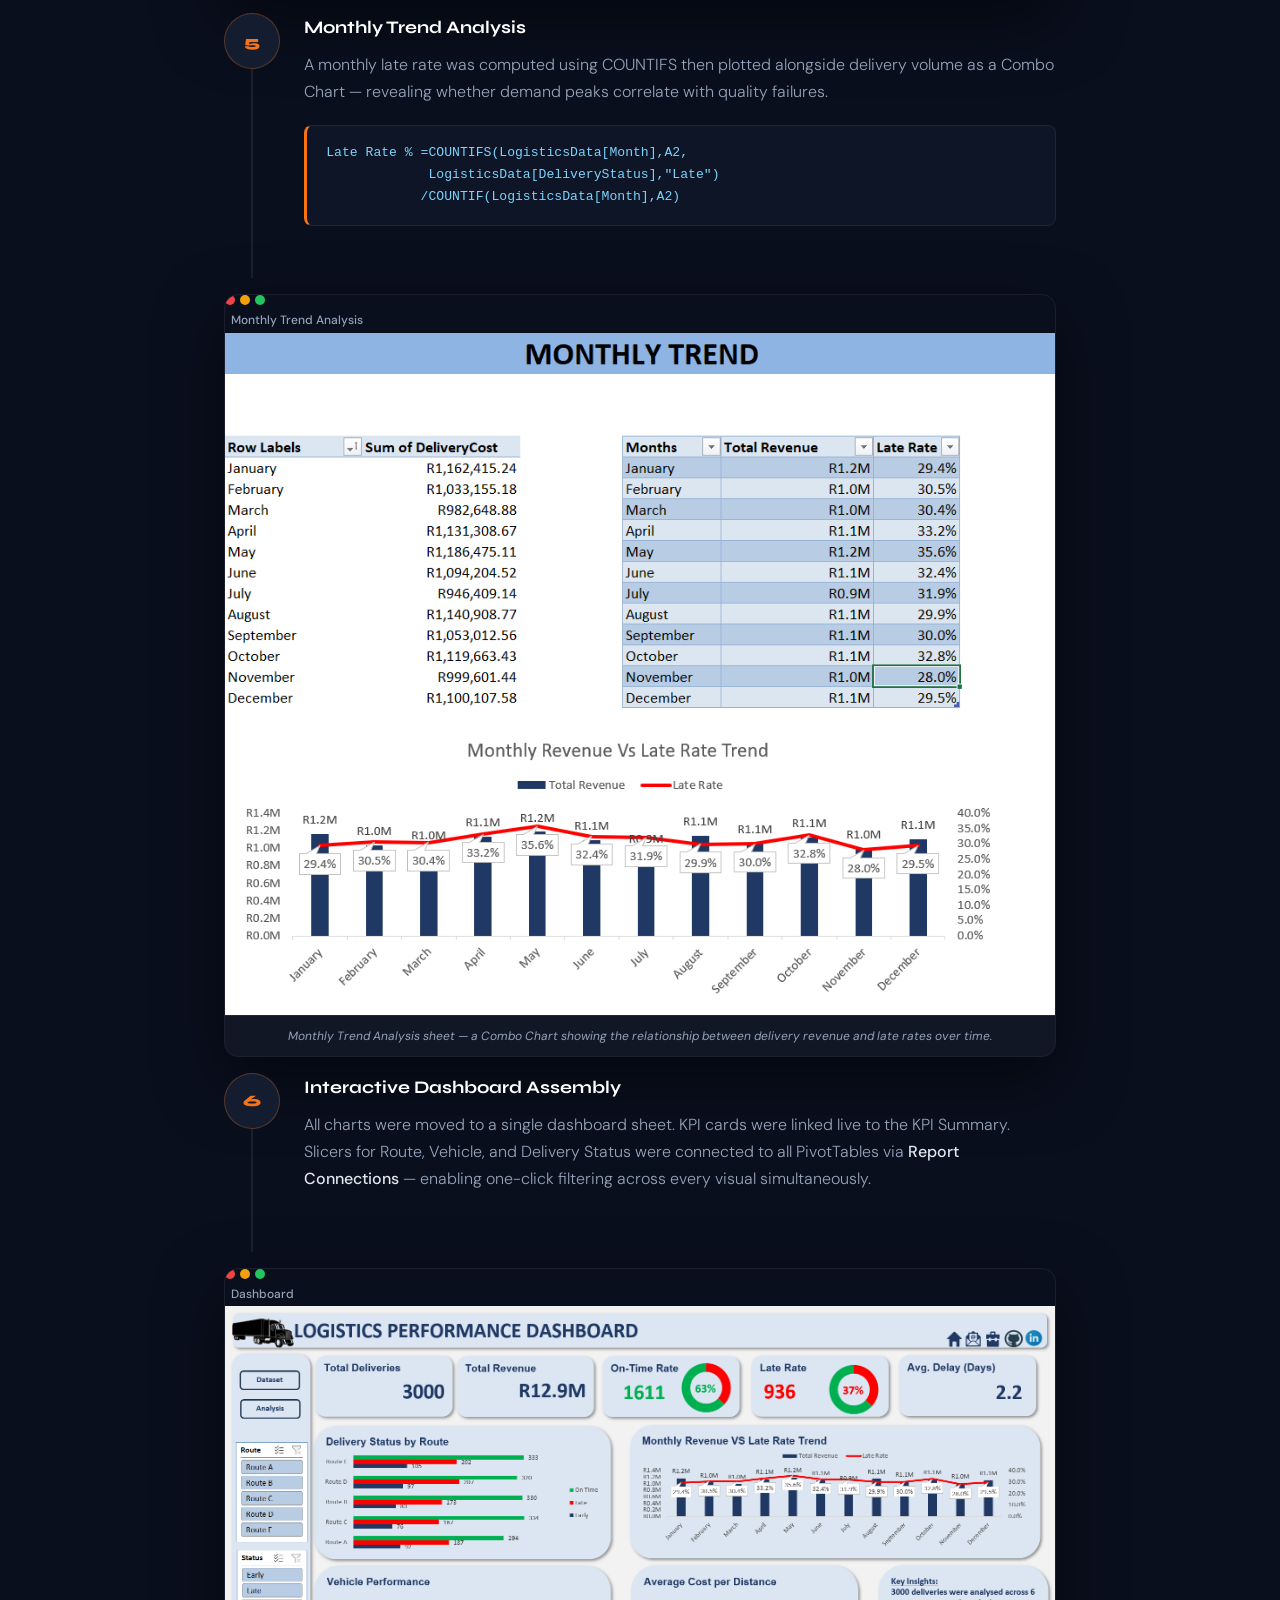
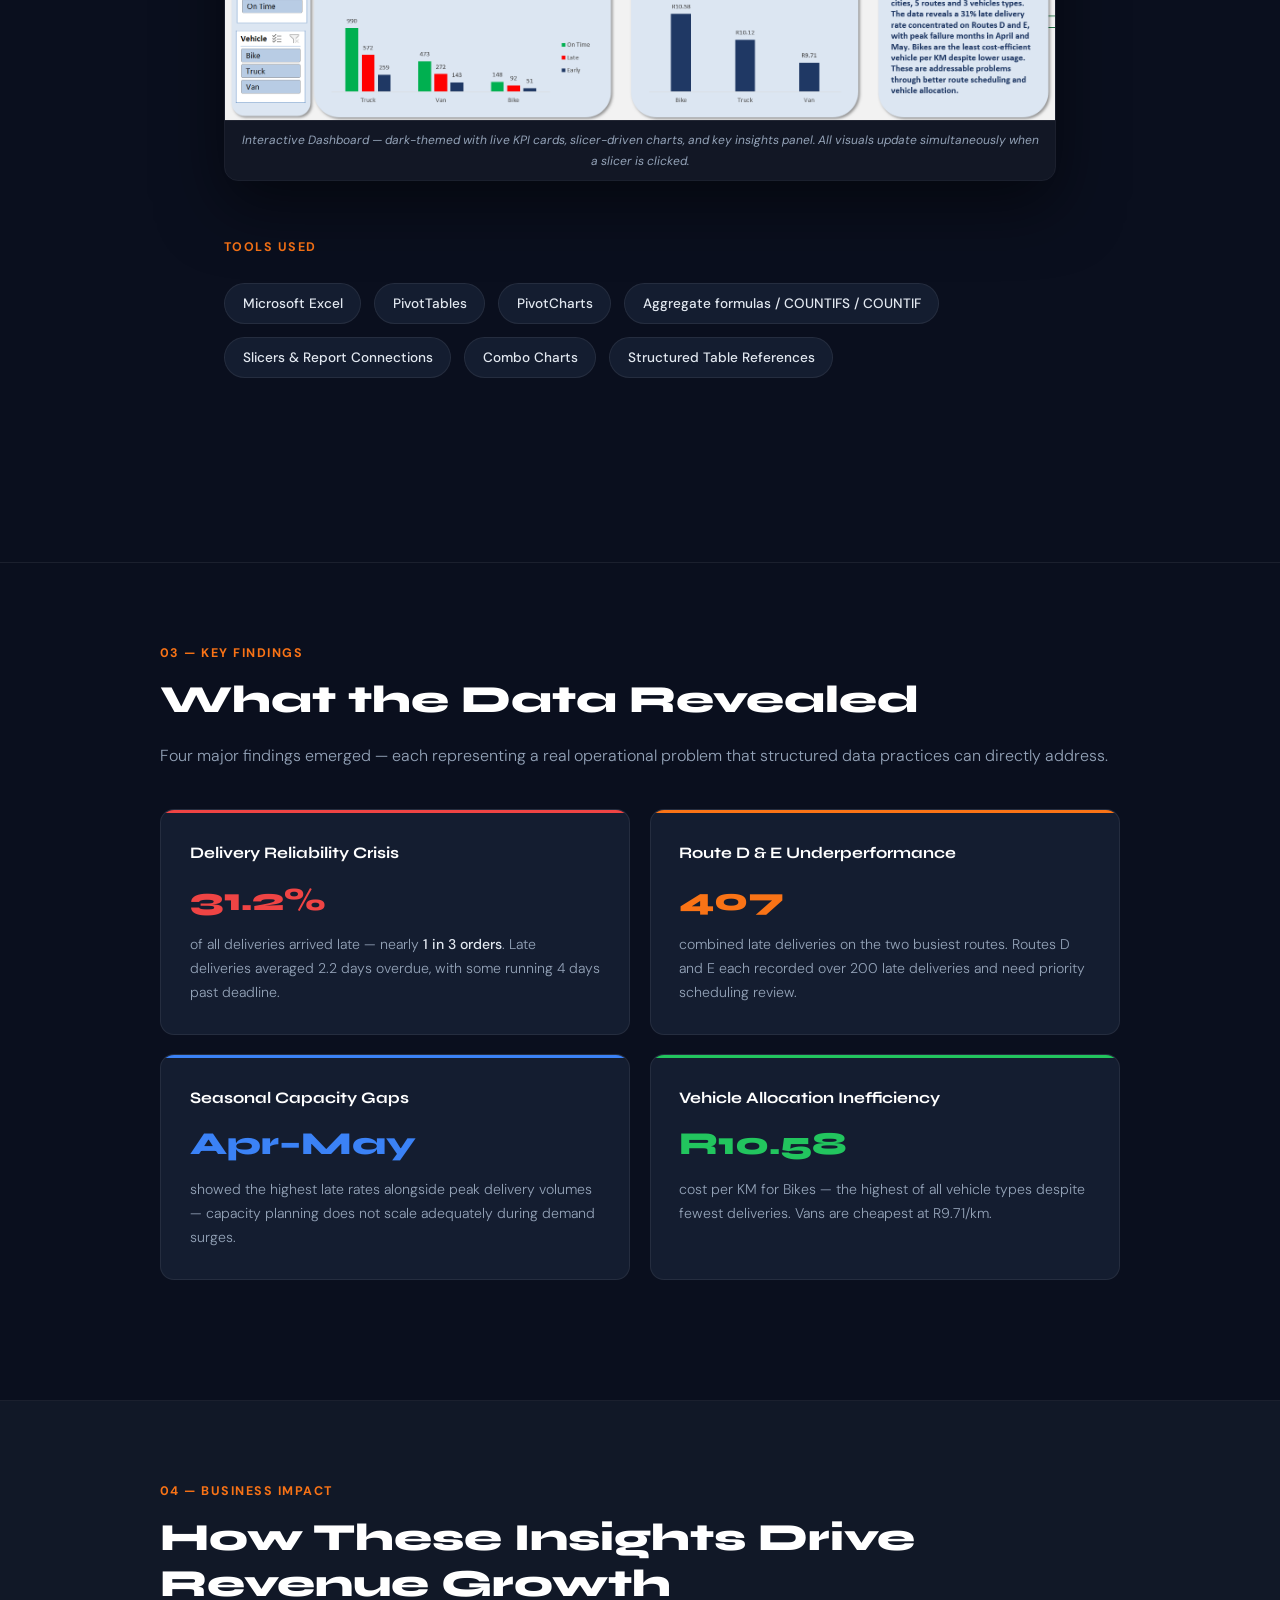
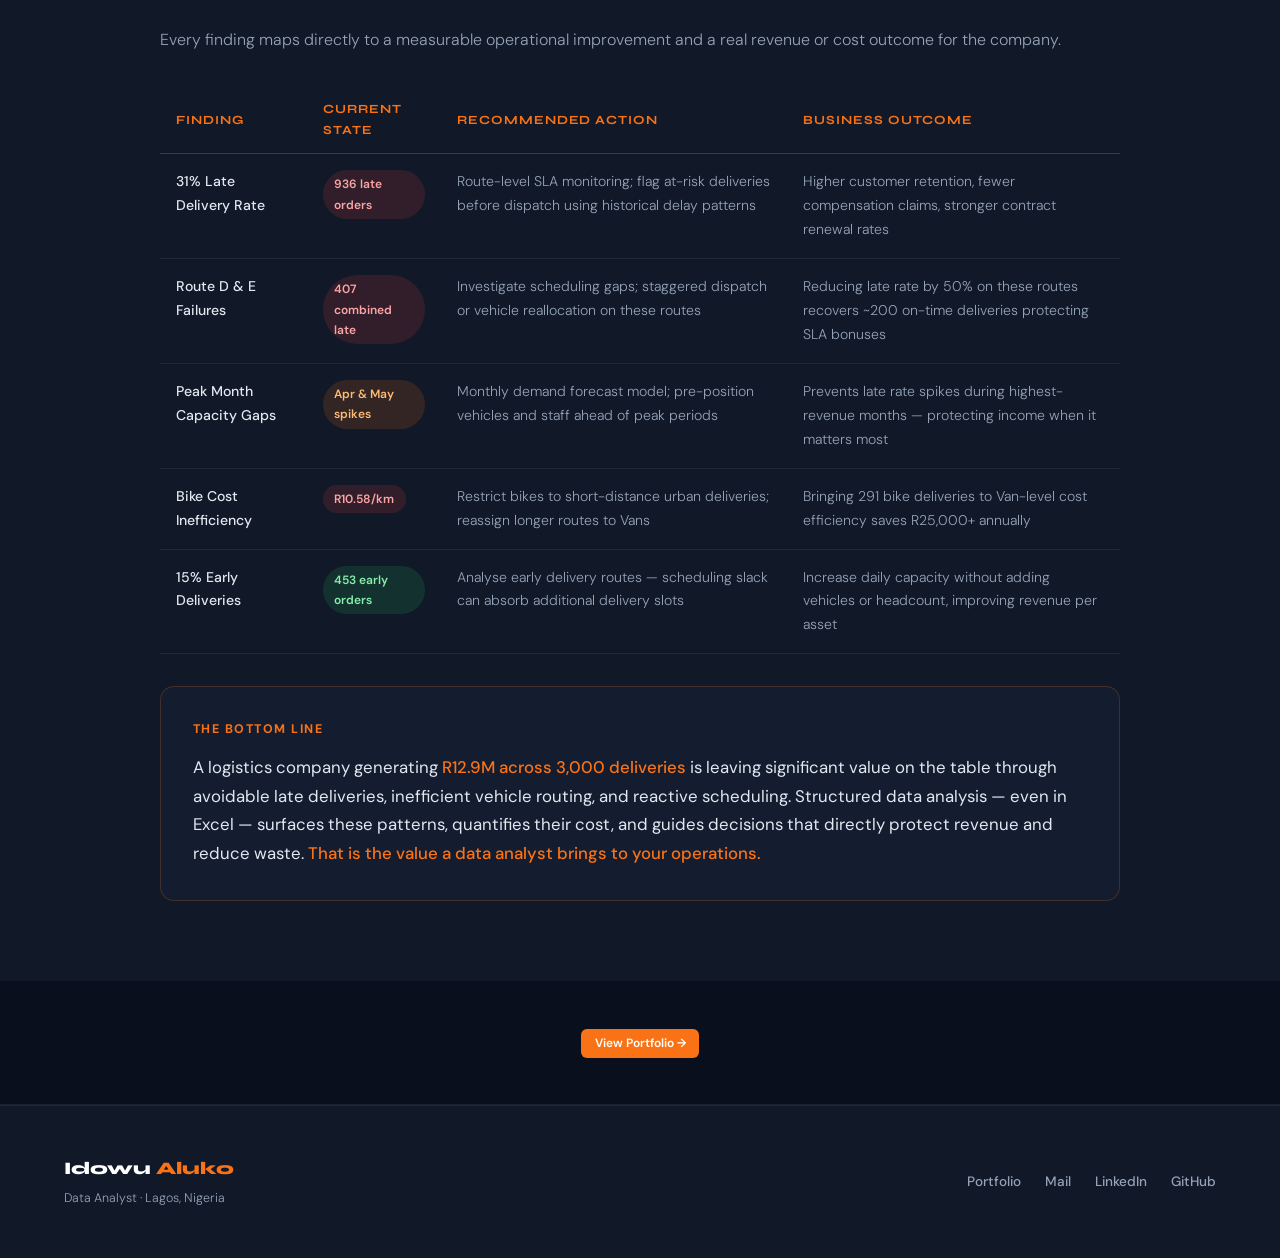
<file: logistics-project-3.html>
<!DOCTYPE html>
<html lang="en">
<head>
  <meta charset="UTF-8"/>
  <meta name="viewport" content="width=device-width, initial-scale=1.0"/>
  <title>Logistics Performance Analysis — Idowu Aluko</title>
  <link href="https://fonts.googleapis.com/css2?family=Syne:wght@400;600;700;800&family=DM+Sans:ital,wght@0,300;0,400;0,500;1,300&display=swap" rel="stylesheet"/>
  <style>
    *,*::before,*::after{box-sizing:border-box;margin:0;padding:0}
    :root{
      --navy:#0a0f1e;--navy2:#111827;--navy3:#1a2540;
      --accent:#f97316;--accent2:#fb923c;--blue:#3b82f6;
      --green:#22c55e;--red:#ef4444;--text:#e2e8f0;
      --muted:#94a3b8;--card:#141d30;--border:rgba(255,255,255,0.07);
      --xl-green:#16a34a;--xl-header:#1e3a5f;--xl-row:#f0f4f8;--xl-alt:#e8f0fe;
    }
    html{scroll-behavior:smooth}
    body{background:var(--navy);color:var(--text);font-family:'DM Sans',sans-serif;font-size:16px;line-height:1.7;overflow-x:hidden}

    /* NAV */
    nav{position:fixed;top:0;left:0;right:0;z-index:100;display:flex;align-items:center;justify-content:space-between;padding:1rem 1.2rem;background:rgba(10,15,30,0.9);backdrop-filter:blur(16px);border-bottom:1px solid var(--border);overflow: hidden;}
    .nav-logo{font-family:'Syne',sans-serif;font-weight:800;font-size:1.1rem;color:#fff;text-decoration:none}
    .nav-logo span{color:var(--accent)}
    .nav-links{display:flex;gap:2rem;list-style:none}
    .nav-links a{color:var(--muted);text-decoration:none;font-size:0.9rem;font-weight:500;transition:color 0.2s}
    .nav-links a:hover{color:#fff}
    .nav-cta{background:var(--accent);color:#fff;border:none;padding:0.4rem 0.85rem;border-radius:6px;font-family:'DM Sans',sans-serif;font-weight:600;font-size:0.75rem;cursor:pointer;text-decoration:none;transition:background 0.2s;white-space: nowrap;flex-shrink: 0;}
    .nav-cta:hover{background:var(--accent2)}

    /* HERO */
    .hero{min-height:auto;display:flex;align-items:center;padding:7rem 1.2rem 3rem;position:relative;overflow:hidden}
    .hero-bg{position:absolute;inset:0;z-index:0;background:radial-gradient(ellipse 80% 60% at 70% 40%,rgba(59,130,246,0.08) 0%,transparent 70%),radial-gradient(ellipse 50% 50% at 20% 80%,rgba(249,115,22,0.06) 0%,transparent 60%)}
    .hero-grid{position:absolute;inset:0;z-index:0;background-image:linear-gradient(var(--border) 1px,transparent 1px),linear-gradient(90deg,var(--border) 1px,transparent 1px);background-size:60px 60px;mask-image:radial-gradient(ellipse 80% 80% at 50% 50%,black 30%,transparent 100%)}
    .hero-content{position:relative;z-index:1;max-width:100%; width:100%}
    .hero-tag{display:inline-flex;align-items:center;gap:0.5rem;background:rgba(249,115,22,0.12);border:1px solid rgba(249,115,22,0.3);color:var(--accent);padding:0.4rem 1rem;border-radius:100px;font-size:0.8rem;font-weight:600;letter-spacing:0.05em;text-transform:uppercase;margin-bottom:1.5rem}
    .hero-tag::before{content:'';width:6px;height:6px;border-radius:50%;background:var(--accent);display:block}
    h1{font-family:'Syne',sans-serif;font-size:clamp(1.6rem,8vw,2.4rem);font-weight:800;line-height:1.1;color:#fff;margin-bottom:1.5rem; word-break:break-word; overflow-wrap: break-word;}
    h1 em{font-style:normal;color:var(--accent)}
    .hero-desc{font-size:1.1rem;color:var(--muted);max-width:580px;margin-bottom:2.5rem;font-weight:300}
    .hero-meta{display:flex;gap:2rem;flex-wrap:wrap}
    .meta-item{display:flex;flex-direction:column;gap:0.2rem}
    .meta-label{font-size:0.75rem;text-transform:uppercase;letter-spacing:0.08em;color:var(--muted);font-weight:600}
    .meta-value{font-size:0.95rem;color:var(--text);font-weight:500}

    /* SECTIONS */
    section{padding:5rem 4rem}
    .section-inner{max-width:960px;padding:0;margin:0 auto}
    .section-tag{font-size:0.78rem;font-weight:700;text-transform:uppercase;letter-spacing:0.12em;color:var(--accent);margin-bottom:0.8rem}
    h2{font-family:'Syne',sans-serif;font-size:clamp(1.8rem,3vw,2.4rem);font-weight:800;color:#fff;margin-bottom:1.2rem;line-height:1.2}
    h3{font-family:'Syne',sans-serif;font-weight:700;font-size:1.1rem;color:#fff;margin-bottom:0.5rem}
    p{color:var(--muted);margin-bottom:1.2rem;font-weight:300}
    p strong{color:var(--text);font-weight:500}
    .divider{border:none;border-top:1px solid var(--border);margin:0}

    /* SCREENSHOT MOCK */
    .screenshot-wrap{margin:1rem 0;border-radius:14px;overflow:hidden;border:1px solid var(--border);box-shadow:0 24px 64px rgba(0,0,0,0.5);position:relative}
   /*.screenshot-wrap .screen-label{position:absolute;top:0;left:0;right:0;background:transparent;backdrop-filter:blur(8px);padding:0.55rem 1rem;display:flex;align-items:center;gap:0.6rem;z-index:2;border-bottom:1px solid var(--border)} */
    .screen-dots{display:flex;gap:5px}
    .screen-dots span{width:10px;height:10px;border-radius:50%;display:block}
    .screen-dots span:nth-child(1){background:#ef4444}
    .screen-dots span:nth-child(2){background:#f59e0b}
    .screen-dots span:nth-child(3){background:#22c55e}
    .screen-filename{font-size:0.75rem;color:var(--muted);font-weight:500;margin-left:0.4rem}
    .screen-body{padding-top:2.4rem; overflow-x: auto;-webkit-overflow-scrolling: touch;}
    .screenshot-wrap img{width:100%;height:auto;display:block;border-radius:0;}
    .screenshot-wrap.img-only{border-radius: 14px;overflow:hidden;}
    .screenshot-wrap img:hover{transform: scale(1.01);transition: transform 0.3s ease;}

    /* EXCEL MOCK STYLES */
    .xl-mock{background:#fff;font-family:'DM Sans',sans-serif;font-size:0.75rem;overflow-x:auto;-webkit-overflow-scrolling: touch;}
    .xl-toolbar{background:#f3f4f6;border-bottom:1px solid #d1d5db;padding:0.4rem 0.8rem;display:flex;gap:1rem;align-items:center}
    .xl-toolbar span{font-size:0.7rem;color:#6b7280;font-weight:500}
    .xl-tab-row{background:#e5e7eb;display:flex;gap:0;border-top:1px solid #d1d5db}
    .xl-tab{padding:0.3rem 1rem;font-size:0.7rem;color:#6b7280;cursor:default;border-right:1px solid #d1d5db}
    .xl-tab.active{background:#fff;color:#1f3a5f;font-weight:700;border-top:2px solid #f97316}
    .xl-sheet{overflow-x:auto}
    .xl-table{border-collapse:collapse;width:100%;min-width:600px}
    .xl-table th{background:var(--xl-header);color:#fff;padding:0.45rem 0.7rem;text-align:left;font-weight:600;font-size:0.72rem;white-space:nowrap;border:1px solid rgba(255,255,255,0.15)}
    .xl-table td{padding:0.35rem 0.7rem;border:1px solid #e2e8f0;white-space:nowrap;font-size:0.72rem;color:#374151}
    .xl-table tr:nth-child(even) td{background:#f8fafc}
    .xl-table tr:hover td{background:#eff6ff}
    .xl-badge{display:inline-block;padding:0.15rem 0.5rem;border-radius:4px;font-size:0.65rem;font-weight:700}
    .xl-on-time{background:#dcfce7;color:#16a34a}
    .xl-late{background:#fee2e2;color:#dc2626}
    .xl-early{background:#dbeafe;color:#2563eb}
    .xl-formula{color:#1d4ed8;font-style:italic}

    /* PIVOT MOCK */
    .pivot-mock{background:#fff;padding:1rem;overflow-x:auto; -webkit-overflow-scrolling: touch;}
    .pivot-title{font-size:0.72rem;font-weight:700;color:#1e3a5f;margin-bottom:0.6rem;padding-bottom:0.4rem;border-bottom:2px solid #f97316}
    .pivot-table{border-collapse:collapse;font-size:0.72rem;min-width:400px}
    .pivot-table th{background:#1e3a5f;color:#fff;padding:0.4rem 0.8rem;border:1px solid rgba(255,255,255,0.2);text-align:center;font-weight:600}
    .pivot-table th.row-header{background:#2d4a6f;text-align:left}
    .pivot-table td{padding:0.35rem 0.8rem;border:1px solid #e2e8f0;text-align:right;color:#374151}
    .pivot-table td.row-label{text-align:left;font-weight:600;color:#1e3a5f;background:#f0f4f8}
    .pivot-table tr:hover td{background:#eff6ff}
    .pivot-table .total-row td{background:#1e3a5f;color:#fff;font-weight:700}
    .pivot-table .total-row td.row-label{background:#1e3a5f;color:#fff}

    /* CHART MOCK */
    .chart-mock{background:#fff;padding:1.2rem;border-top:1px solid #e2e8f0}
    .chart-title-row{display:flex;justify-content:space-between;align-items:center;margin-bottom:1rem}
    .chart-title-txt{font-size:0.78rem;font-weight:700;color:#1e3a5f}
    .chart-legend{display:flex;gap:1rem}
    .legend-item{display:flex;align-items:center;gap:0.3rem;font-size:0.65rem;color:#6b7280}
    .legend-dot{width:8px;height:8px;border-radius:2px;flex-shrink:0}
    .bar-chart-area{display:flex;flex-direction:column;gap:0.5rem}
    .chart-bar-row{display:flex;align-items:center;gap:0.8rem}
    .chart-bar-label{font-size:0.68rem;color:#6b7280;width:60px;text-align:right;flex-shrink:0}
    .chart-bar-group{display:flex;flex-direction:column;gap:3px;flex:1}
    .chart-bar{height:14px;border-radius:3px;display:flex;align-items:center;padding-left:6px;font-size:0.6rem;color:#fff;font-weight:600;min-width:20px}
    .chart-bar-val{font-size:0.65rem;color:#6b7280;width:30px;flex-shrink:0}

    /* COMBO CHART MOCK */
    .combo-chart{background:#fff;padding:1.2rem;border-top:1px solid #e2e8f0}
    .combo-area{position:relative;height:180px;margin-top:1rem;border-left:2px solid #e2e8f0;border-bottom:2px solid #e2e8f0}
    .combo-bars{display:flex;align-items:flex-end;height:100%;gap:2px;padding:0 4px}
    .c-bar{flex:1;background:linear-gradient(to top,#1e3a5f,#3b82f6);border-radius:2px 2px 0 0;position:relative;transition:opacity 0.2s}
    .c-bar:hover{opacity:0.8}
    .combo-line{position:absolute;top:0;left:0;right:0;bottom:0;pointer-events:none}
    .month-labels{display:flex;gap:2px;padding:0.3rem 4px 0;font-size:0.58rem;color:#9ca3af;text-align:center}
    .month-labels span{flex:1}
    .y-labels{position:absolute;left:-42px;top:0;bottom:0;display:flex;flex-direction:column;justify-content:space-between;font-size:0.6rem;color:#9ca3af;text-align:right;width:38px}

    /* DASHBOARD MOCK */
    .dash-mock{background:#0f1c35;padding:1.4rem;font-family:'DM Sans',sans-serif;min-width: none;border-radius:14px;overflow-x:auto}
    .dash-topbar{display:flex;align-items:center;justify-content:space-between;margin-bottom:1.2rem}
    .dash-title-txt{font-family:'Syne',sans-serif;font-weight:800;font-size:1rem;color:#fff}
    .dash-icons{display:flex;gap:0.5rem}
    .dash-icon{width:24px;height:24px;border-radius:4px;background:rgba(255,255,255,0.1);display:flex;align-items:center;justify-content:center;font-size:0.65rem;color:#fff}
    .dash-kpi-row{display:grid;grid-template-columns:repeat(5,1fr);gap:0.6rem;margin-bottom:1rem}
    .d-kpi{background:rgba(255,255,255,0.06);border:1px solid rgba(255,255,255,0.1);border-radius:8px;padding:0.8rem;text-align:center}
    .d-kpi-val{font-family:'Syne',sans-serif;font-size:1.1rem;font-weight:800;color:#fff}
    .d-kpi-val.dg{color:#22c55e}.d-kpi-val.dr{color:#ef4444}
    .d-kpi-label{font-size:0.58rem;color:#94a3b8;margin-top:0.2rem}
    .d-kpi-ring{display:flex;align-items:center;justify-content:center;gap:0.3rem}
    .d-ring{width:32px;height:32px;border-radius:50%;display:flex;align-items:center;justify-content:center;font-size:0.6rem;font-weight:700;color:#fff}
    .dash-body{display:grid;grid-template-columns:180px 1fr 1fr;gap:0.8rem}
    .d-slicers{display:flex;flex-direction:column;gap:0.6rem}
    .d-slicer-group{background:rgba(255,255,255,0.04);border:1px solid rgba(255,255,255,0.08);border-radius:6px;padding:0.6rem}
    .d-slicer-title{font-size:0.6rem;color:#94a3b8;font-weight:600;text-transform:uppercase;letter-spacing:0.08em;margin-bottom:0.4rem}
    .d-slicer-btn{background:rgba(249,115,22,0.2);border:1px solid rgba(249,115,22,0.3);color:#fdba74;border-radius:4px;padding:0.2rem 0.5rem;font-size:0.62rem;font-weight:600;margin:2px;display:inline-block;cursor:default}
    .d-chart-box{background:rgba(255,255,255,0.03);border:1px solid rgba(255,255,255,0.07);border-radius:8px;padding:0.8rem}
    .d-chart-label{font-size:0.65rem;font-weight:600;color:#e2e8f0;margin-bottom:0.6rem}
    .d-bar-row{display:flex;align-items:center;gap:0.5rem;margin-bottom:0.35rem}
    .d-bar-lbl{font-size:0.58rem;color:#94a3b8;width:46px;text-align:right;flex-shrink:0}
    .d-bar-track{flex:1;height:7px;background:rgba(255,255,255,0.06);border-radius:3px;overflow:hidden}
    .d-bar-fill{height:100%;border-radius:3px}
    .d-bar-num{font-size:0.58rem;color:#94a3b8;width:28px;text-align:right;flex-shrink:0}
    .d-donut-row{display:flex;justify-content:space-around;align-items:center;padding-top:0.4rem}
    .d-donut{width:50px;height:50px;border-radius:50%;display:flex;align-items:center;justify-content:center;font-size:0.6rem;font-weight:800;color:#fff;position:relative}
    .d-donut-label{font-size:0.58rem;color:#94a3b8;text-align:center;margin-top:0.3rem}
    .insights-box{background:rgba(255,255,255,0.03);border:1px solid rgba(255,255,255,0.07);border-radius:8px;padding:0.8rem;margin-top:0.8rem;grid-column:2/-1}
    .insights-title{font-size:0.65rem;font-weight:700;color:#f97316;margin-bottom:0.4rem;text-transform:uppercase;letter-spacing:0.08em}
    .insights-text{font-size:0.62rem;color:#94a3b8;line-height:1.6}

    /* STATS GRID */
    .stats-grid{display:grid;grid-template-columns:repeat(auto-fit,minmax(200px,1fr));gap:1rem;margin:2.5rem 0}
    .stat-card{background:var(--card);border:1px solid var(--border);border-radius:12px;padding:1.5rem;transition:border-color 0.2s,transform 0.2s}
    .stat-card:hover{border-color:rgba(249,115,22,0.3);transform:translateY(-2px)}
    .stat-number{font-family:'Syne',sans-serif;font-size:2rem;font-weight:800;color:#fff;line-height:1}
    .stat-number span{color:var(--accent)}
    .stat-desc{font-size:0.82rem;color:var(--muted);margin-top:0.4rem}

    /* PROCESS STEPS */
    .steps{display:flex;flex-direction:column;gap:0;margin:2.5rem 0}
    .step{display:grid;grid-template-columns:56px 1fr;gap:1.5rem;align-items:start;position:relative;padding-bottom:2.5rem}
    .step:last-child{padding-bottom:0}
    .step::before{content:'';position:absolute;left:27px;top:56px;bottom:0;width:2px;background:var(--border)}
    .step:last-child::before{display:none}
    .step-num{width:56px;height:56px;border-radius:50%;background:var(--card);border:1px solid rgba(249,115,22,0.3);display:flex;align-items:center;justify-content:center;font-family:'Syne',sans-serif;font-size:1rem;font-weight:800;color:var(--accent);flex-shrink:0;position:relative;z-index:1}
    .step-body{ min-width:0;overflow: hidden}
    .code-block{background:#0d1526;border:1px solid var(--border);border-left:3px solid var(--accent);border-radius:8px;padding:1rem 1.2rem;margin:0.8rem 0;font-family:'Courier New',monospace;font-size:0.82rem;color:#7dd3fc;white-space:pre;max-width:100%;box-sizing: border-box;overflow-x:auto; -webkit-overflow-scrolling: touch;}

    /* FINDINGS */
    .findings-grid{display:grid;grid-template-columns:1fr 1fr;gap:1.2rem;margin:2.5rem 0}
    .finding-card{background:var(--card);border:1px solid var(--border);border-radius:14px;padding:1.8rem;transition:border-color 0.25s,transform 0.25s;position:relative;overflow:hidden}
    .finding-card::before{content:'';position:absolute;top:0;left:0;right:0;height:3px}
    .finding-card.red::before{background:var(--red)}
    .finding-card.orange::before{background:var(--accent)}
    .finding-card.blue::before{background:var(--blue)}
    .finding-card.green::before{background:var(--green)}
    .finding-card:hover{transform:translateY(-3px)}
    .finding-card.red:hover{border-color:rgba(239,68,68,0.3)}
    .finding-card.orange:hover{border-color:rgba(249,115,22,0.3)}
    .finding-card.blue:hover{border-color:rgba(59,130,246,0.3)}
    .finding-card.green:hover{border-color:rgba(34,197,94,0.3)}
    .finding-icon{font-size:1.8rem;margin-bottom:0.8rem}
    .finding-card h3{font-family:'Syne',sans-serif;font-weight:700;font-size:1rem;color:#fff;margin-bottom:0.4rem}
    .finding-card p{font-size:0.88rem;margin-bottom:0}
    .finding-stat{font-family:'Syne',sans-serif;font-size:2rem;font-weight:800;margin:0.4rem 0}
    .finding-stat.red{color:var(--red)}.finding-stat.orange{color:var(--accent)}
    .finding-stat.blue{color:var(--blue)}.finding-stat.green{color:var(--green)}

    /* IMPACT TABLE */
    .impact-section{background:var(--navy2)}
    table{width:100%;border-collapse:collapse;margin:2rem 0}
    thead tr{border-bottom:1px solid rgba(249,115,22,0.3)}
    th{font-family:'Syne',sans-serif;font-size:0.78rem;font-weight:700;text-transform:uppercase;letter-spacing:0.08em;color:var(--accent);padding:0.8rem 1rem;text-align:left}
    td{padding:1rem 1rem;font-size:0.88rem;color:var(--muted);border-bottom:1px solid var(--border);font-weight:300;vertical-align:top}
    td:first-child{color:var(--text);font-weight:500}
    tr:hover td{background:rgba(255,255,255,0.02)}
    .badge{display:inline-block;padding:0.25rem 0.7rem;border-radius:100px;font-size:0.75rem;font-weight:600}
    .badge-red{background:rgba(239,68,68,0.15);color:#fca5a5}
    .badge-green{background:rgba(34,197,94,0.15);color:#86efac}
    .badge-orange{background:rgba(249,115,22,0.15);color:#fdba74}

    .tools-row{display:flex;flex-wrap:wrap;gap:0.8rem;margin:1.5rem 0}
    .tool-pill{background:var(--card);border:1px solid var(--border);color:var(--text);padding:0.5rem 1.1rem;border-radius:100px;font-size:0.85rem;font-weight:500}
    .callout{background:var(--card);border:1px solid rgba(249,115,22,0.2);border-radius:14px;padding:2rem;margin-top:2rem}
    .callout p{font-size:1.05rem;color:var(--text);font-weight:400;margin-bottom:0}
    .callout strong{color:var(--accent)}

    /* CAPTION */
    .img-caption{font-size:0.75rem;color:var(--muted);text-align:center;padding:0.6rem 1rem;background:rgba(255,255,255,0.03);border-top:1px solid var(--border);font-style:italic}

    /* FOOTER */
    footer{background:var(--navy2);border-top:1px solid var(--border);padding:3rem 4rem;display:flex;align-items:center;justify-content:space-between;flex-wrap:wrap;gap:1.5rem}
    .footer-name{font-family:'Syne',sans-serif;font-weight:800;font-size:1.1rem;color:#fff}
    .footer-name span{color:var(--accent)}
    .footer-copy{font-size:0.78rem;color:var(--muted);margin-top:0.3rem;font-weight:300}
    .footer-links{display:flex;gap:1.5rem}
    .footer-links a{color:var(--muted);text-decoration:none;font-size:0.85rem;font-weight:500;transition:color 0.2s}
    .footer-links a:hover{color:var(--accent)}

    .reveal{opacity:0;transform:translateY(28px);transition:opacity 0.6s ease,transform 0.6s ease}
    .reveal.visible{opacity:1;transform:none}

    @media(max-width:768px){
      nav{padding:1rem 1.2rem}.nav-links{display:none}
      section,.hero{padding:4rem 1.5rem}
      .findings-grid{grid-template-columns:1fr}
      .dash-body{grid-template-columns:1fr}
      .dash-kpi-row{grid-template-columns:repeat(3,1fr)}
      footer{flex-direction:column;padding:2rem 1.5rem}
      /* Hide the table entirely on mobile */
.impact-section table,
.impact-section thead,
.impact-section tbody,
.impact-section th,
.impact-section td,
.impact-section tr {
  display: block;
  width: 100%;
}

.impact-section thead {
  display: none; /* hide the header row */
}

.impact-section tr {
  background: var(--card);
  border: 1px solid var(--border);
  border-radius: 12px;
  padding: 1.2rem;
  margin-bottom: 1rem;
  white-space: normal;
}

.impact-section td {
  padding: 0.4rem 0;
  border: none;
  font-size: 0.85rem;
  white-space: normal;
}

/* Add labels back since the header is hidden */
.impact-section td:nth-child(1)::before { content: "FINDING"; display:block; font-size:0.65rem; color:var(--accent); font-weight:700; letter-spacing:0.08em; margin-bottom:0.2rem; }
.impact-section td:nth-child(2)::before { content: "CURRENT STATE"; display:block; font-size:0.65rem; color:var(--accent); font-weight:700; letter-spacing:0.08em; margin-top:0.6rem; margin-bottom:0.2rem; }
.impact-section td:nth-child(3)::before { content: "RECOMMENDED ACTION"; display:block; font-size:0.65rem; color:var(--accent); font-weight:700; letter-spacing:0.08em; margin-top:0.6rem; margin-bottom:0.2rem; }
.impact-section td:nth-child(4)::before { content: "BUSINESS OUTCOME"; display:block; font-size:0.65rem; color:var(--accent); font-weight:700; letter-spacing:0.08em; margin-top:0.6rem; margin-bottom:0.2rem; }
    }
  </style>
</head>
<body>

<!-- NAV -->
<nav>
  <a href="#" class="nav-logo">Idowu <span>Aluko</span></a>
  <ul class="nav-links">
    <li><a href="#overview">Overview</a></li>
    <li><a href="#process">Process</a></li>
    <li><a href="#findings">Findings</a></li>
    <li><a href="#impact">Business Impact</a></li>
  </ul>
  <a href="https://1drv.ms/x/c/2e306439df9f6959/IQDbyRd_NaTNSr4EZo9mQALiAQJuwpLIft3UUcYRTOu0J2k?e=4L3gsI" target="_blank" class="nav-cta">View Excel Workbook →</a>
</nav>

<!-- HERO -->
<div class="hero">
  <div class="hero-bg"></div>
  <div class="hero-grid"></div>
  <div class="hero-content">
    <div class="hero-tag">Excel · Data Analytics · Logistics</div>
    <h1>Logistics Performance <em>Analysis</em> Dashboard</h1>
    <p class="hero-desc">A deep-dive analysis of 3,000 delivery records across South Africa's major cities — uncovering route inefficiencies, vehicle cost gaps, and the operational patterns driving a 31% late delivery rate.</p>
    <div class="hero-meta">
      <div class="meta-item"><span class="meta-label">Tool</span><span class="meta-value">Microsoft Excel</span></div>
      <div class="meta-item"><span class="meta-label">Records</span><span class="meta-value">3,000 Deliveries</span></div>
      <div class="meta-item"><span class="meta-label">Coverage</span><span class="meta-value">6 Cities · 5 Routes · 3 Vehicles</span></div>
      <div class="meta-item"><span class="meta-label">Period</span><span class="meta-value">Jan – Dec 2024</span></div>
    </div>
  </div>
</div>

<hr class="divider"/>

<!-- OVERVIEW -->
<section id="overview">
  <div class="section-inner">
    <div class="reveal">
      <div class="section-tag">01 — Project Overview</div>
      <h2>What This Project Is About</h2>
      <p>This project was built as a <strong>portfolio case study</strong> targeting logistics and transport companies across Nigeria and Africa. Using a structured operational dataset, the goal was to go beyond surface-level reporting — identifying <strong>specific, actionable problems</strong> a logistics company could solve with better data practices.</p>
      <p>The entire analysis was conducted in <strong>Microsoft Excel</strong> using PivotTables, PivotCharts, structured formulas, and an interactive slicer-driven dashboard — demonstrating what a skilled data analyst can extract from operational data without writing a single line of code.</p>
    </div>

    <div class="stats-grid reveal">
      <div class="stat-card"><div class="stat-number">3000</div><div class="stat-desc">Delivery records analysed</div></div>
      <div class="stat-card"><div class="stat-number">6</div><div class="stat-desc">Major South African cities</div></div>
      <div class="stat-card"><div class="stat-number">5</div><div class="stat-desc">Distinct delivery routes</div></div>
      <div class="stat-card"><div class="stat-number">3</div><div class="stat-desc">Vehicle types tracked</div></div>
      <div class="stat-card"><div class="stat-number">12</div><div class="stat-desc">Months of operations data</div></div>
      <div class="stat-card"><div class="stat-number">R12.9M</div><div class="stat-desc">Total revenue in dataset</div></div>
    </div>

    

<hr class="divider"/>
<div class="screenshot-wrap">
  <div class ="screen-label">
    <div class="screen-dots"><span></span><span></span><span></span>
    </div>
    <span class = "screen-filename"> Raw Dataset </span>
  </div>
  <img src="images/Raw.png">
  <div class="img-caption">Raw Dataset sheet</div>
    </div>

<!-- PROCESS -->
<section id="process">
  <div class="section-inner">
    <div class="reveal">
      <div class="section-tag">02 — Analytical Process</div>
      <h2>How the Analysis Was Built</h2>
      <p>The project followed a structured, reproducible six-step workflow — from raw data preparation through to an interactive dashboard designed for non-technical stakeholders.</p>
    </div>

    <div class="steps">

      <div class="step reveal">
        <div class="step-num">1</div>
        <div class="step-body">
          <h3>Data Preparation & Table Structuring</h3>
          <p>The Transformed dataset was converted into a named Excel Table (<strong>LogisticsData</strong>) enabling structured column references. Three helper columns were added:</p>
          <div class="code-block">Month       =TEXT(PlannedDispatchDate, "MMMM")
Delay Days  =ActualDeliveryDate - PlannedDeliveryDate
CostPerKM   =DeliveryCost / DistanceKM</div>
          <p>This transformed raw dates into measurable dimensions — enabling monthly trend and delay severity analysis across all 3,000 records.</p>
        </div>
      </div>

       <div class="screenshot-wrap">
  <div class ="screen-label">
    <div class="screen-dots"><span></span><span></span><span></span>
    </div>
    <span class = "screen-filename"> Transformed Dataset </span>
  </div>
  <img src="images/Dataset.png">
  <div class="img-caption">Transformed Dataset sheet — the original raw data was converted into a named Excel Table, enabling structured references and dynamic analysis. Three new columns (Month, Delay Days and CostPerKM) were added to create key analytical dimensions for the dashboard.</div>
    </div>
  

      <div class="step reveal">
        <div class="step-num">2</div>
        <div class="step-body">
          <h3>KPI Summary</h3>
          <p>A dedicated KPI sheet computed top-line business metrics dynamically using Pivot Tables</p>
          <p>These cells feed the dashboard KPI cards live — updating automatically when source data changes.</p>
        </div>
      </div>

  <div class="screenshot-wrap">
  <div class ="screen-label">
    <div class="screen-dots"><span></span><span></span><span></span>
    </div>
    <span class = "screen-filename"> KPI SUMMARY </span>
  </div>
  <img src="images/KPI.png">
  <div class="img-caption">KPI Summary sheet — dynamically computed business metrics fed into the interactive dashboard.</div>
    </div>

      <div class="step reveal">
        <div class="step-num">3</div>
        <div class="step-body">
          <h3>Route Performance Analysis</h3>
          <p>A PivotTable was built with <strong>Route</strong> as rows and <strong>Delivery Status</strong> as columns, counting each delivery outcome per route. A Clustered Bar Chart visualised the late vs. on-time split clearly.</p>
        </div>
      </div>

<div class="screenshot-wrap">
  <div class ="screen-label">
    <div class="screen-dots"><span></span><span></span><span></span>
    </div>
    <span class = "screen-filename"> Route Analysis </span>
  </div>
  <img src="images/Route Analysis.png">
  <div class="img-caption">Route Analysis sheet — a PivotTable and Clustered Bar Chart visualising delivery performance across different routes.</div>
    </div>

 
      <div class="step reveal">
        <div class="step-num">4</div>
        <div class="step-body">
          <h3>Vehicle Efficiency Analysis</h3>
          <p>The same PivotTable structure was applied at the vehicle level. Also, <strong>AverageCost Per KM</strong> metric was calculated to surface true efficiency — revealing Bikes as the most expensive vehicle despite lowest usage.</p>
        </div>
      </div>

<div class="screenshot-wrap">
  <div class ="screen-label">
    <div class="screen-dots"><span></span><span></span><span></span>
    </div>
    <span class = "screen-filename"> Vehicle Analysis </span>
  </div>
  <img src="images/Vehicle Analysis.png">
  <div class="img-caption">Vehicle Analysis sheet — a PivotTable and visualisations showing efficiency metrics for different vehicle types.</div>
    </div>

      <div class="step reveal">
        <div class="step-num">5</div>
        <div class="step-body">
          <h3>Monthly Trend Analysis</h3>
          <p>A monthly late rate was computed using COUNTIFS then plotted alongside delivery volume as a Combo Chart — revealing whether demand peaks correlate with quality failures.</p>
          <div class="code-block">Late Rate % =COUNTIFS(LogisticsData[Month],A2,
             LogisticsData[DeliveryStatus],"Late")
            /COUNTIF(LogisticsData[Month],A2)</div>
        </div>
      </div>

<div class="screenshot-wrap">
  <div class ="screen-label">
    <div class="screen-dots"><span></span><span></span><span></span>
    </div>
    <span class = "screen-filename"> Monthly Trend Analysis </span>
  </div>
  <img src="images/Monthly Trend.png">
  <div class="img-caption">Monthly Trend Analysis sheet — a Combo Chart showing the relationship between delivery revenue and late rates over time.</div>
    </div>

      <div class="step reveal">
        <div class="step-num">6</div>
        <div class="step-body">
          <h3>Interactive Dashboard Assembly</h3>
          <p>All charts were moved to a single dashboard sheet. KPI cards were linked live to the KPI Summary. Slicers for Route, Vehicle, and Delivery Status were connected to all PivotTables via <strong>Report Connections</strong> — enabling one-click filtering across every visual simultaneously.</p>
        </div>
      </div>

<div class="screenshot-wrap">
  <div class ="screen-label">
    <div class="screen-dots"><span></span><span></span><span></span>
    </div>
    <span class = "screen-filename"> Dashboard </span>
  </div>
  <img src="images/dash.png">
  <div class="img-caption">Interactive Dashboard — dark-themed with live KPI cards, slicer-driven charts, and key insights panel. All visuals update simultaneously when a slicer is clicked.</div>
    </div>
    </div>

    </div><!-- end steps -->

    <div class="reveal">
      <div class="section-tag" style="margin-top:1rem">Tools Used</div>
      <div class="tools-row">
        <span class="tool-pill">Microsoft Excel</span>
        <span class="tool-pill">PivotTables</span>
        <span class="tool-pill">PivotCharts</span>
        <span class="tool-pill">Aggregate formulas / COUNTIFS / COUNTIF</span>
        <span class="tool-pill">Slicers & Report Connections</span>
        <span class="tool-pill">Combo Charts</span>
        <span class="tool-pill">Structured Table References</span>
      </div>
    </div>
  </div>
</section>

<hr class="divider"/>

<!-- FINDINGS -->
<section id="findings">
  <div class="section-inner">
    <div class="reveal">
      <div class="section-tag">03 — Key Findings</div>
      <h2>What the Data Revealed</h2>
      <p>Four major findings emerged — each representing a real operational problem that structured data practices can directly address.</p>
    </div>
    <div class="findings-grid reveal">
      <div class="finding-card red">
        <h3>Delivery Reliability Crisis</h3>
        <div class="finding-stat red">31.2%</div>
        <p>of all deliveries arrived late — nearly <strong>1 in 3 orders</strong>. Late deliveries averaged 2.2 days overdue, with some running 4 days past deadline.</p>
      </div>
      <div class="finding-card orange">
        <h3>Route D & E Underperformance</h3>
        <div class="finding-stat orange">407</div>
        <p>combined late deliveries on the two busiest routes. Routes D and E each recorded over 200 late deliveries and need priority scheduling review.</p>
      </div>
      <div class="finding-card blue">
        <h3>Seasonal Capacity Gaps</h3>
        <div class="finding-stat blue">Apr–May</div>
        <p>showed the highest late rates alongside peak delivery volumes — capacity planning does not scale adequately during demand surges.</p>
      </div>
      <div class="finding-card green">
        <h3>Vehicle Allocation Inefficiency</h3>
        <div class="finding-stat green">R10.58</div>
        <p>cost per KM for Bikes — the highest of all vehicle types despite fewest deliveries. Vans are cheapest at R9.71/km.</p>
      </div>
    </div>
  </div>
</section>

<hr class="divider"/>

<!-- IMPACT -->
<section id="impact" class="impact-section">
  <div class="section-inner">
    <div class="reveal">
      <div class="section-tag">04 — Business Impact</div>
      <h2>How These Insights Drive Revenue Growth</h2>
      <p>Every finding maps directly to a measurable operational improvement and a real revenue or cost outcome for the company.</p>
    </div>
    <table class="reveal">
      <thead>
        <tr><th>Finding</th><th>Current State</th><th>Recommended Action</th><th>Business Outcome</th></tr>
      </thead>
      <tbody>
        <tr>
          <td>31% Late Delivery Rate</td>
          <td><span class="badge badge-red">936 late orders</span></td>
          <td>Route-level SLA monitoring; flag at-risk deliveries before dispatch using historical delay patterns</td>
          <td>Higher customer retention, fewer compensation claims, stronger contract renewal rates</td>
        </tr>
        <tr>
          <td>Route D & E Failures</td>
          <td><span class="badge badge-red">407 combined late</span></td>
          <td>Investigate scheduling gaps; staggered dispatch or vehicle reallocation on these routes</td>
          <td>Reducing late rate by 50% on these routes recovers ~200 on-time deliveries protecting SLA bonuses</td>
        </tr>
        <tr>
          <td>Peak Month Capacity Gaps</td>
          <td><span class="badge badge-orange">Apr & May spikes</span></td>
          <td>Monthly demand forecast model; pre-position vehicles and staff ahead of peak periods</td>
          <td>Prevents late rate spikes during highest-revenue months — protecting income when it matters most</td>
        </tr>
        <tr>
          <td>Bike Cost Inefficiency</td>
          <td><span class="badge badge-red">R10.58/km</span></td>
          <td>Restrict bikes to short-distance urban deliveries; reassign longer routes to Vans</td>
          <td>Bringing 291 bike deliveries to Van-level cost efficiency saves R25,000+ annually</td>
        </tr>
        <tr>
          <td>15% Early Deliveries</td>
          <td><span class="badge badge-green">453 early orders</span></td>
          <td>Analyse early delivery routes — scheduling slack can absorb additional delivery slots</td>
          <td>Increase daily capacity without adding vehicles or headcount, improving revenue per asset</td>
        </tr>
      </tbody>
    </table>
    <div class="callout reveal">
      <div class="section-tag">The Bottom Line</div>
      <p>A logistics company generating <strong>R12.9M across 3,000 deliveries</strong> is leaving significant value on the table through avoidable late deliveries, inefficient vehicle routing, and reactive scheduling. Structured data analysis — even in Excel — surfaces these patterns, quantifies their cost, and guides decisions that directly protect revenue and reduce waste. <strong>That is the value a data analyst brings to your operations.</strong></p>
    </div>
  </div>
</section>

<div class="reveal" style="text-align:center;margin:3rem 0">
  <a href="https://idowu-aluko-portfolio.vercel.app/" target="_blank" class="nav-cta">View Portfolio →</a>
</div>
<hr class="divider"/>

<footer>
  <div>
    <div class="footer-name">Idowu <span>Aluko</span></div>
    <div class="footer-copy">Data Analyst · Lagos, Nigeria</div>
  </div>
  <div class="footer-links">
    <a href="https://idowu-aluko-portfolio.vercel.app" target="_blank">Portfolio</a>
    <a href="mailto:idowualuko58@gmail.com" target="_blank">Mail</a>
    <a href="https://linkedin.com/in/idowu-aluko" target="_blank">LinkedIn</a>
    <a href="https://github.com/al3x-id" target="_blank">GitHub</a>
  </div>
</footer>

<script>
  const obs = new IntersectionObserver(
    entries => entries.forEach(e => { if(e.isIntersecting) e.target.classList.add('visible') }),
    { threshold: 0.08 }
  );
  document.querySelectorAll('.reveal').forEach(el => obs.observe(el));
</script>
</body>
</html>
</file>
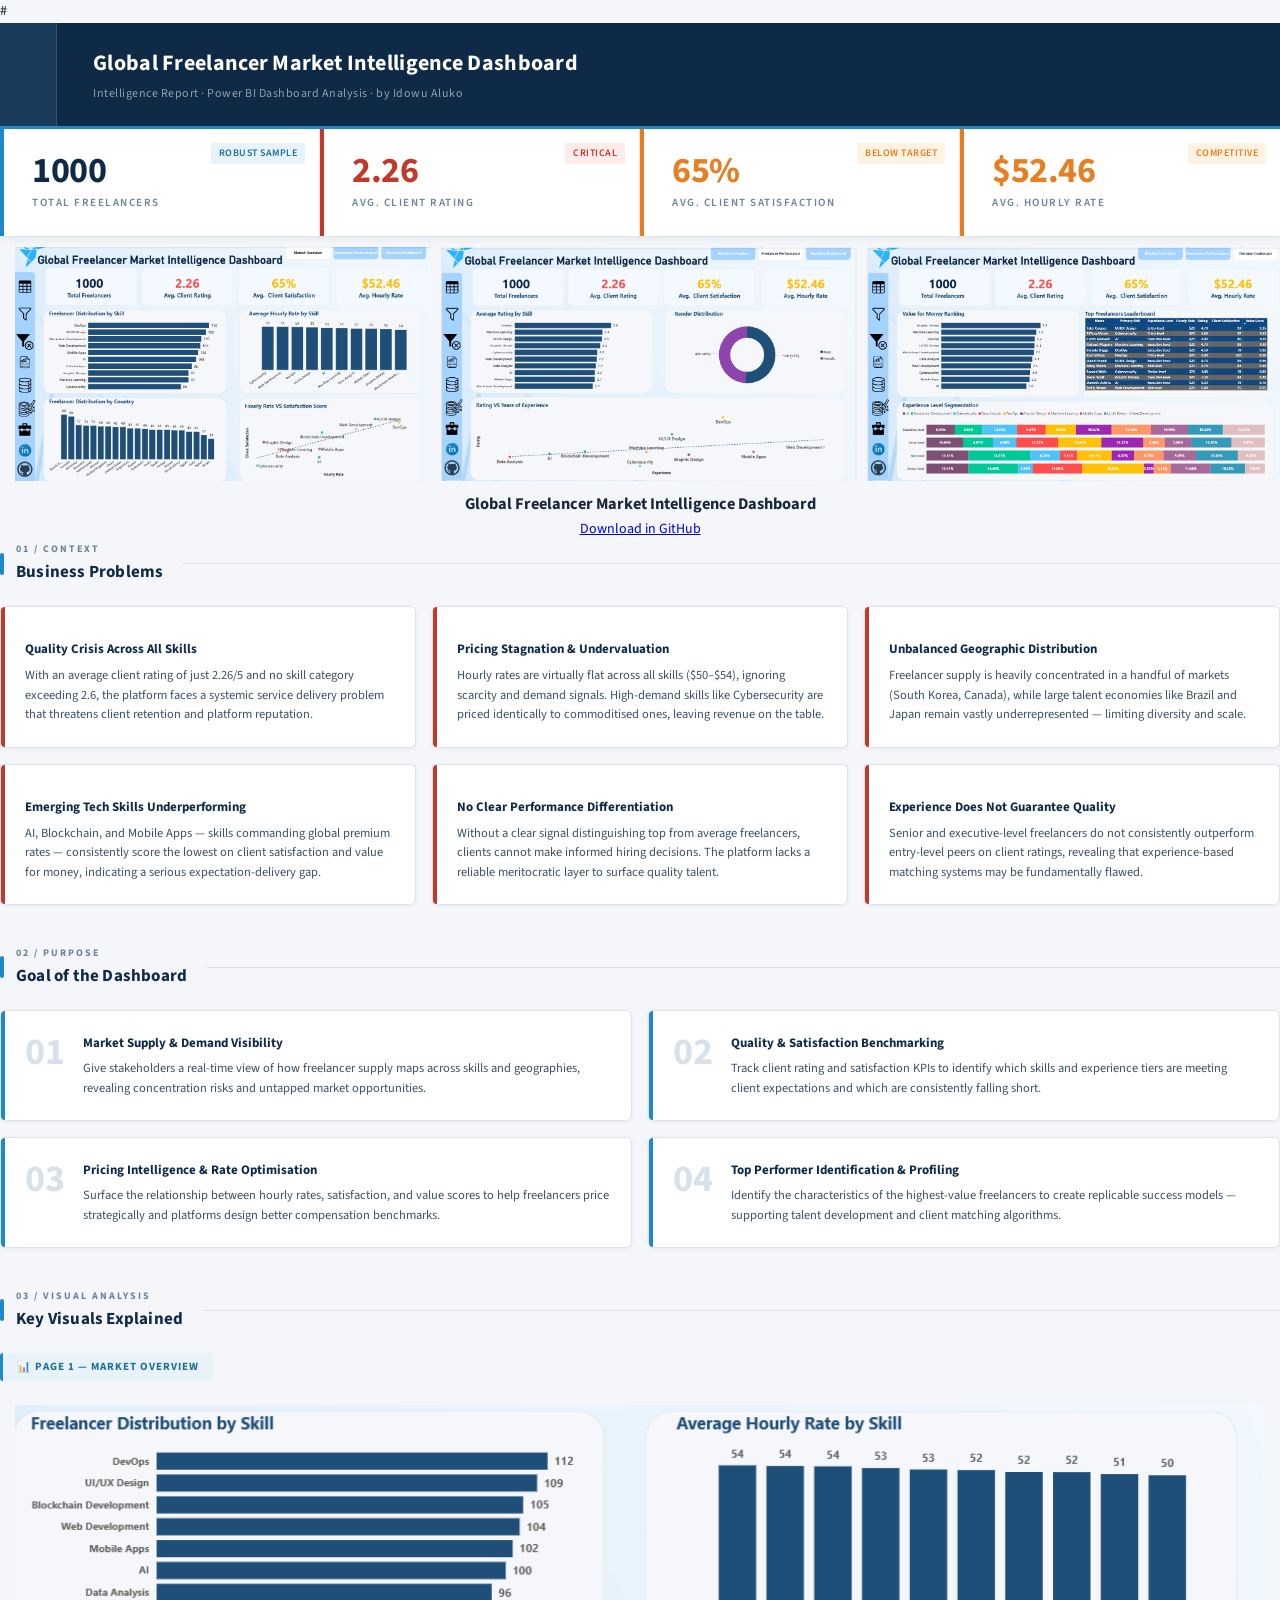
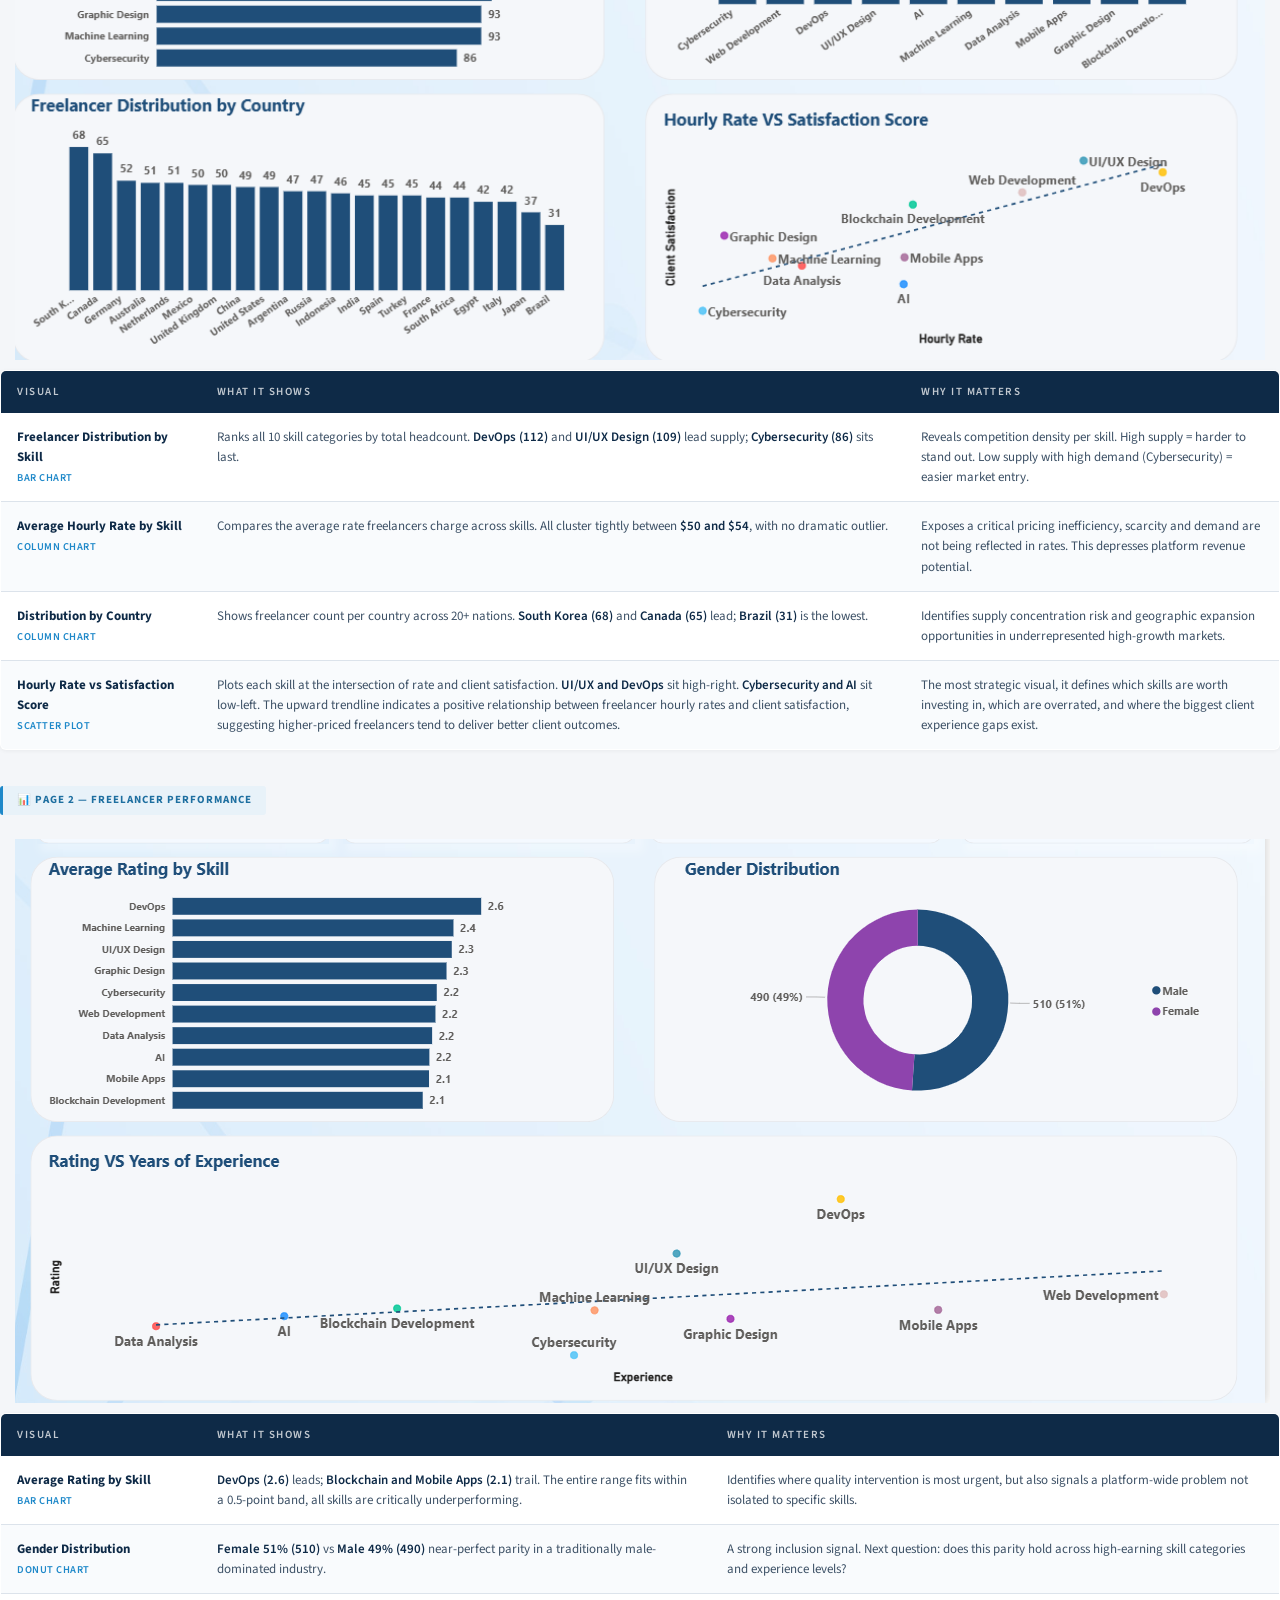
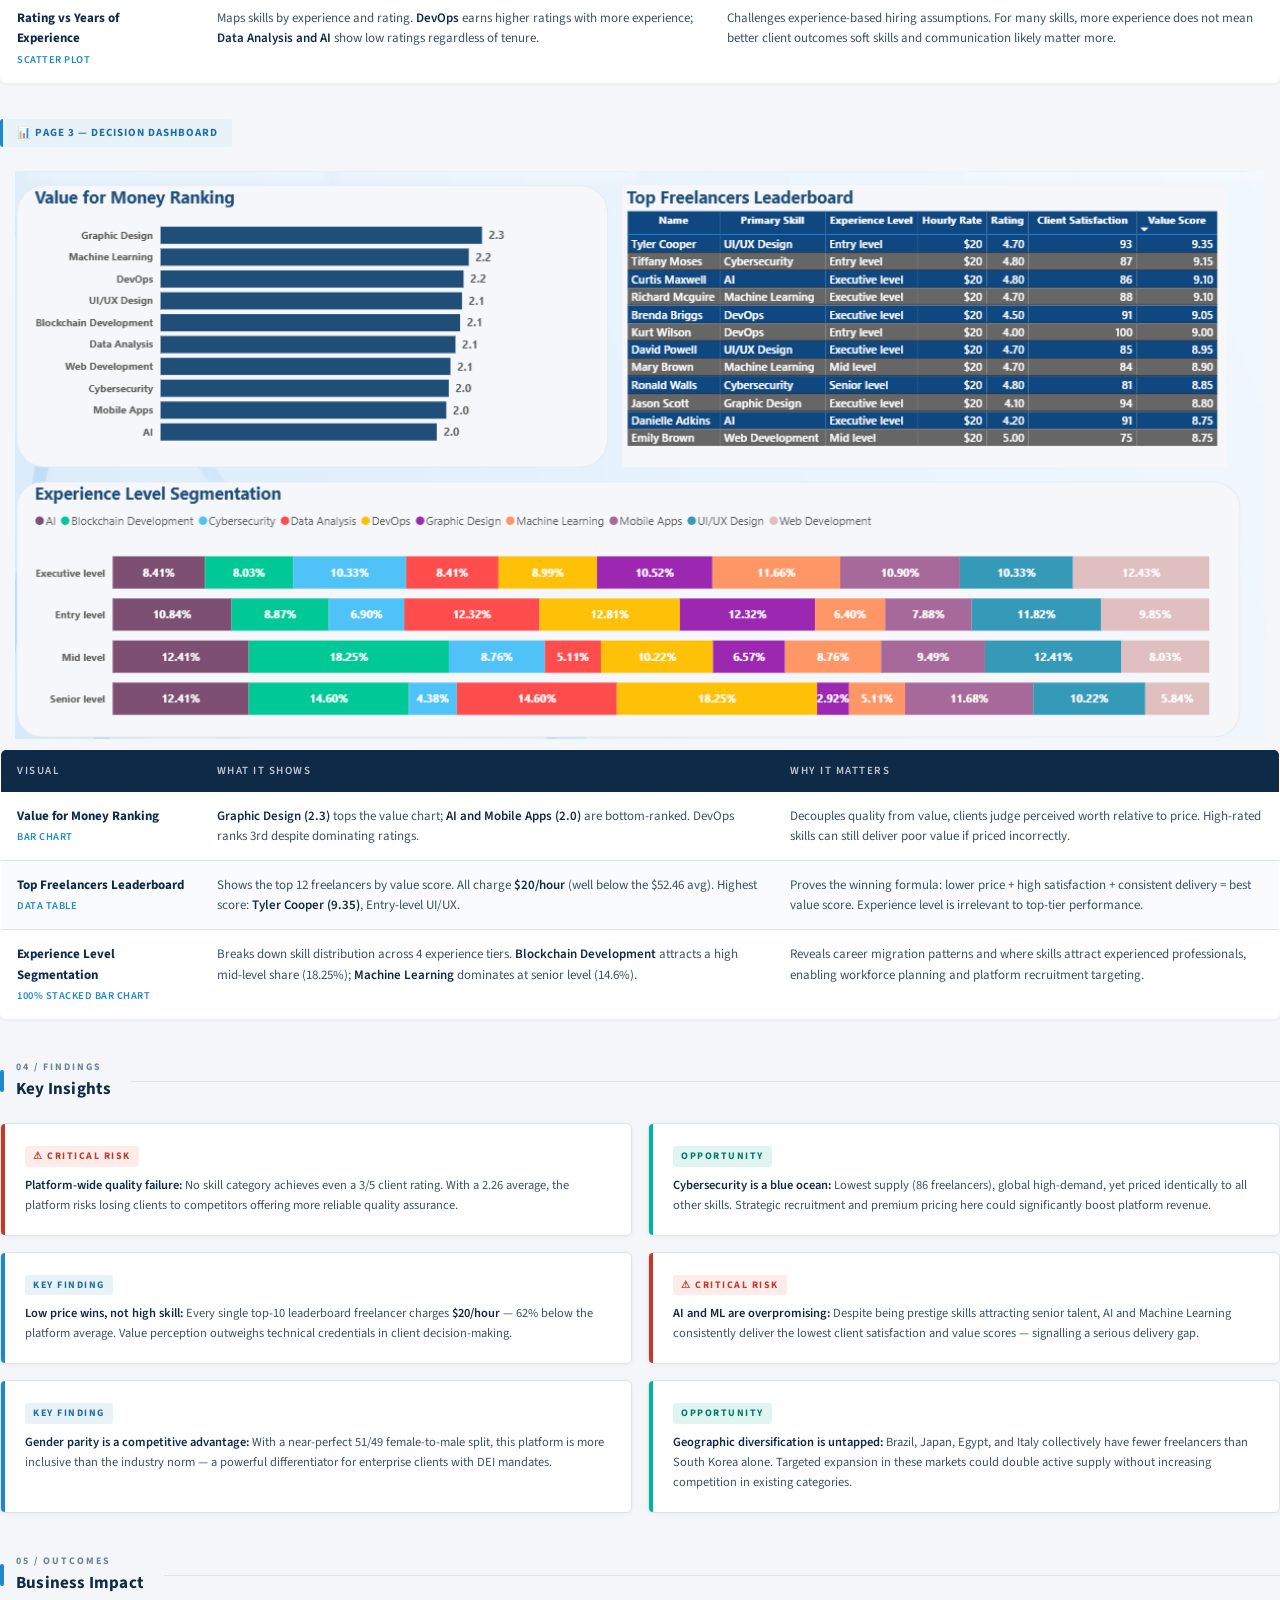
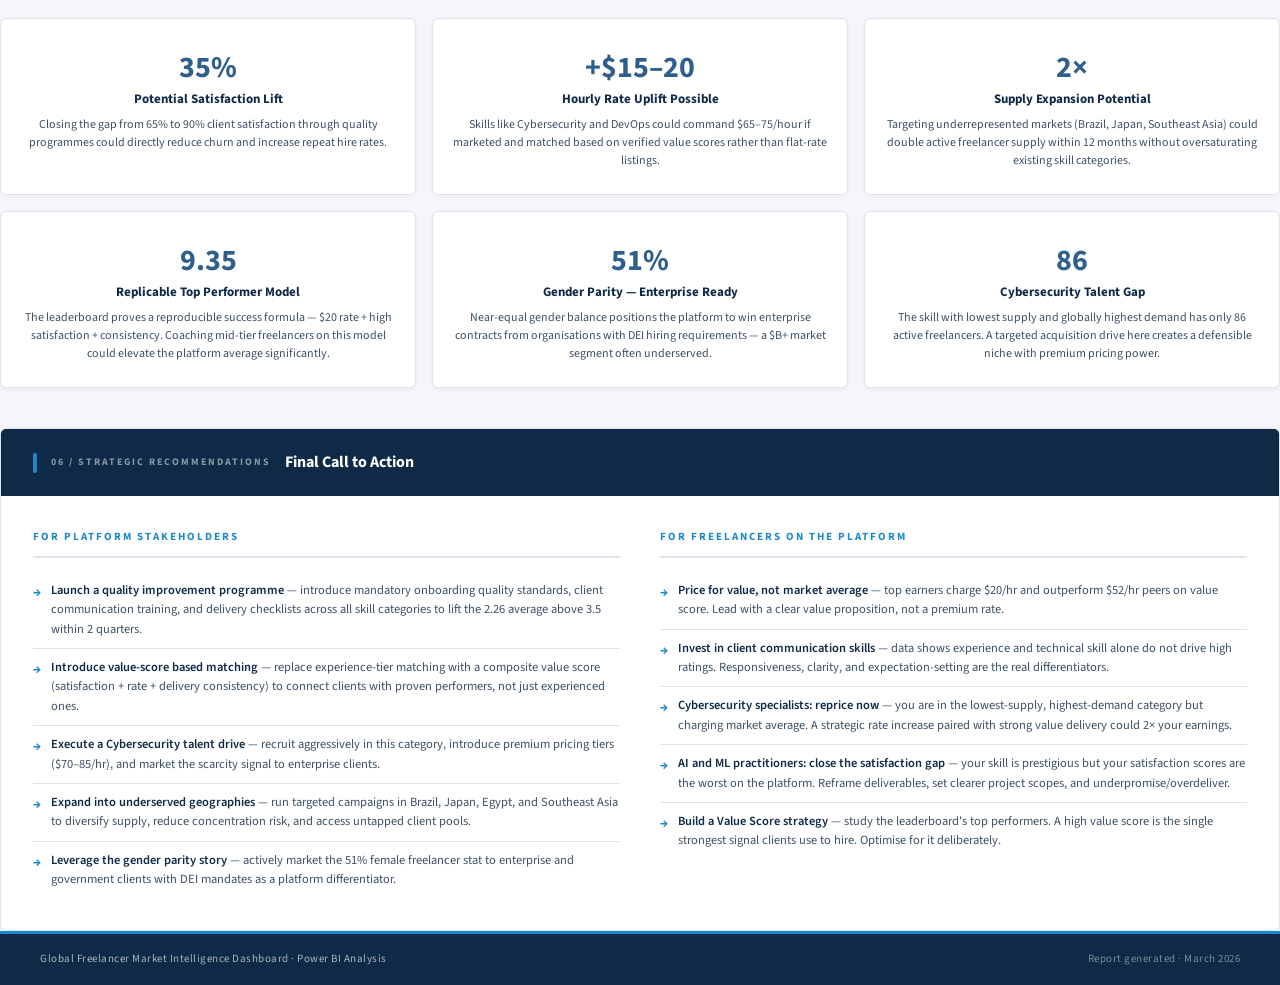
<file: report.html>
<!DOCTYPE html>
<html lang="en">
<head>
<meta charset="UTF-8"/>
<meta name="viewport" content="width=device-width, initial-scale=1.0"/>
<title>Global Freelancer Market Intelligence — Dashboard Report</title>
<link href="https://fonts.googleapis.com/css2?family=Segoe+UI:wght@300;400;600;700&family=Source+Sans+3:wght@300;400;600;700&family=Roboto:wght@300;400;500;700&display=swap" rel="stylesheet"/>
<style>
  :root {
    --bg:         #f4f6f9;
    --white:      #ffffff;
    --navy:       #0e2a47;
    --navy-mid:   #1a3a5c;
    --bar-blue:   #2d5f8a;
    --bar-mid:    #3a7ab5;
    --accent:     #1e88c9;
    --teal:       #00b4a0;
    --red:        #c0392b;
    --amber:      #e67e22;
    --text-dark:  #1a2738;
    --text-mid:   #3d5166;
    --text-light: #6b8299;
    --border:     #dce3eb;
    --card-bg:    #ffffff;
    --header-bg:  #0e2a47;
    --tag-bg:     #e8f2f9;
    --tag-color:  #1e6fa0;
  }

  * { margin: 0; padding: 0; box-sizing: border-box; }

  body {
    background: var(--bg);
    color: var(--text-dark);
    font-family: 'Source Sans 3', 'Segoe UI', sans-serif;
    font-weight: 400;
    font-size: 14px;
    line-height: 1.65;
  }

  /* ── HEADER ── */
  .header {
    background: var(--header-bg);
    padding: 0;
    display: flex;
    align-items: stretch;
    border-bottom: 3px solid var(--accent);
  }
  .header-logo {
    background: var(--navy-mid);
    padding: 20px 28px;
    display: flex;
    align-items: center;
    justify-content: center;
    border-right: 1px solid rgba(255,255,255,0.1);
    flex-shrink: 0;
  }
  .logo-bird {
    width: 44px; height: 44px;
    position: relative;
  }
  .logo-bird svg { width: 100%; height: 100%; }
  .header-title {
    padding: 22px 36px;
    flex: 1;
  }
  .header-title h1 {
    font-size: 22px;
    font-weight: 700;
    color: #ffffff;
    letter-spacing: 0.3px;
  }
  .header-title p {
    font-size: 12px;
    color: rgba(255,255,255,0.55);
    margin-top: 3px;
    letter-spacing: 0.5px;
  }
  .header-nav {
    display: flex;
    align-items: center;
    gap: 4px;
    padding: 0 24px;
  }
  .nav-tab {
    padding: 8px 18px;
    font-size: 12px;
    font-weight: 600;
    border-radius: 4px;
    color: rgba(255,255,255,0.65);
    cursor: pointer;
    letter-spacing: 0.3px;
    border: 1px solid transparent;
    transition: all 0.2s;
  }
  .nav-tab.active {
    background: var(--accent);
    color: #fff;
    border-color: var(--accent);
  }
  .nav-tab:not(.active):hover {
    background: rgba(255,255,255,0.08);
    color: #fff;
  }

  /* ── KPI STRIP ── */
  .kpi-strip {
    background: var(--white);
    display: grid;
    grid-template-columns: repeat(4, 1fr);
    border-bottom: 1px solid var(--border);
    box-shadow: 0 2px 8px rgba(0,0,0,0.06);
  }
  .kpi-cell {
    padding: 24px 32px;
    border-right: 1px solid var(--border);
    position: relative;
    overflow: hidden;
  }
  .kpi-cell:last-child { border-right: none; }
  .kpi-cell::before {
    content: '';
    position: absolute;
    left: 0; top: 0; bottom: 0;
    width: 4px;
  }
  .kpi-cell.k-neutral::before { background: var(--accent); }
  .kpi-cell.k-warn::before    { background: var(--red); }
  .kpi-cell.k-amber::before   { background: var(--amber); }
  .kpi-cell.k-ok::before      { background: var(--teal); }

  .kpi-value {
    font-size: 36px;
    font-weight: 700;
    line-height: 1;
    letter-spacing: -0.5px;
  }
  .kpi-value.warn    { color: var(--red); }
  .kpi-value.ok      { color: var(--teal); }
  .kpi-value.neutral { color: var(--navy); }
  .kpi-value.amber   { color: var(--amber); }

  .kpi-label {
    font-size: 11px;
    text-transform: uppercase;
    letter-spacing: 1.5px;
    color: var(--text-light);
    margin-top: 5px;
    font-weight: 600;
  }
  .kpi-badge {
    position: absolute;
    top: 14px; right: 14px;
    font-size: 10px;
    font-weight: 600;
    padding: 2px 8px;
    border-radius: 3px;
    letter-spacing: 0.5px;
    text-transform: uppercase;
  }
  .badge-red   { background: #fdecea; color: var(--red); }
  .badge-amber { background: #fef3e2; color: var(--amber); }
  .badge-teal  { background: #e0f5f2; color: var(--teal); }
  .badge-blue  { background: var(--tag-bg); color: var(--tag-color); }

  /* ── PAGE WRAPPER ── */
  .page { padding: 32px 40px 60px; }

  /* ── SECTION ── */
  .section { margin-bottom: 40px; }

  .section-header {
    display: flex;
    align-items: center;
    gap: 12px;
    margin-bottom: 20px;
  }
  .section-bar {
    width: 4px;
    height: 22px;
    background: var(--accent);
    border-radius: 2px;
    flex-shrink: 0;
  }
  .section-num {
    font-size: 10px;
    font-weight: 700;
    text-transform: uppercase;
    letter-spacing: 2px;
    color: var(--text-light);
  }
  .section-title {
    font-size: 17px;
    font-weight: 700;
    color: var(--navy);
    letter-spacing: 0.2px;
  }
  .section-divider {
    flex: 1;
    height: 1px;
    background: var(--border);
    margin-left: 8px;
  }

  /* ── PROBLEM GRID ── */
  .problem-grid {
    display: grid;
    grid-template-columns: repeat(3, 1fr);
    gap: 16px;
  }
  .problem-card {
    background: var(--white);
    border: 1px solid var(--border);
    border-radius: 6px;
    padding: 22px 20px 22px 24px;
    position: relative;
    box-shadow: 0 1px 4px rgba(0,0,0,0.05);
  }
  .problem-card::before {
    content: '';
    position: absolute;
    left: 0; top: 0; bottom: 0;
    width: 4px;
    background: var(--red);
    border-radius: 6px 0 0 6px;
  }
  .problem-icon {
    font-size: 22px;
    margin-bottom: 10px;
    display: block;
  }
  .problem-card h3 {
    font-size: 13px;
    font-weight: 700;
    color: var(--navy);
    margin-bottom: 6px;
  }
  .problem-card p {
    font-size: 12.5px;
    color: var(--text-mid);
    line-height: 1.55;
  }

  /* ── GOALS GRID ── */
  .goals-grid {
    display: grid;
    grid-template-columns: repeat(2, 1fr);
    gap: 16px;
  }
  .goal-card {
    background: var(--white);
    border: 1px solid var(--border);
    border-radius: 6px;
    padding: 22px 22px 22px 24px;
    display: flex;
    gap: 18px;
    align-items: flex-start;
    box-shadow: 0 1px 4px rgba(0,0,0,0.05);
    position: relative;
  }
  .goal-card::before {
    content: '';
    position: absolute;
    left: 0; top: 0; bottom: 0;
    width: 4px;
    background: var(--accent);
    border-radius: 6px 0 0 6px;
  }
  .goal-num {
    font-size: 38px;
    font-weight: 700;
    color: var(--bar-blue);
    opacity: 0.18;
    line-height: 1;
    flex-shrink: 0;
    font-variant-numeric: tabular-nums;
  }
  .goal-card h3 {
    font-size: 13px;
    font-weight: 700;
    color: var(--navy);
    margin-bottom: 5px;
  }
  .goal-card p { font-size: 12.5px; color: var(--text-mid); line-height: 1.55; }

  /* ── PAGE TAG ── */
  .page-block { margin-bottom: 36px; }
  .page-tag {
    display: inline-flex;
    align-items: center;
    gap: 7px;
    background: var(--tag-bg);
    color: var(--tag-color);
    font-size: 11px;
    font-weight: 700;
    letter-spacing: 1px;
    text-transform: uppercase;
    padding: 5px 14px;
    border-radius: 3px;
    margin-bottom: 14px;
    border-left: 3px solid var(--accent);
  }

  /* ── VISUAL TABLE ── */
  .visual-table {
    width: 100%;
    border-collapse: collapse;
    background: var(--white);
    border: 1px solid var(--border);
    border-radius: 6px;
    overflow: hidden;
    box-shadow: 0 1px 4px rgba(0,0,0,0.05);
    font-size: 13px;
  }
  .visual-table thead {
    background: var(--navy);
  }
  .visual-table th {
    font-size: 11px;
    font-weight: 600;
    text-transform: uppercase;
    letter-spacing: 1.5px;
    color: rgba(255,255,255,0.75);
    padding: 12px 16px;
    text-align: left;
  }
  .visual-table td {
    padding: 14px 16px;
    border-bottom: 1px solid var(--border);
    vertical-align: top;
    color: var(--text-mid);
    line-height: 1.55;
  }
  .visual-table tr:last-child td { border-bottom: none; }
  .visual-table tr:nth-child(even) td { background: #f9fbfd; }
  .visual-table tr:hover td { background: #eef4fa; }
  .visual-name {
    font-weight: 700;
    font-size: 13px;
    color: var(--navy);
  }
  .visual-type {
    font-size: 10.5px;
    color: var(--accent);
    margin-top: 3px;
    font-weight: 600;
    text-transform: uppercase;
    letter-spacing: 0.5px;
  }
  .insight-text strong { color: var(--navy); font-weight: 600; }

  /* ── INSIGHT CARDS ── */
  .insight-cards {
    display: grid;
    grid-template-columns: repeat(2, 1fr);
    gap: 16px;
  }
  .insight-card {
    background: var(--white);
    border: 1px solid var(--border);
    border-radius: 6px;
    padding: 20px 20px 20px 24px;
    box-shadow: 0 1px 4px rgba(0,0,0,0.05);
    position: relative;
  }
  .insight-card.ic-risk::before   { content:''; position:absolute; left:0;top:0;bottom:0;width:4px;background:var(--red);border-radius:6px 0 0 6px; }
  .insight-card.ic-find::before   { content:''; position:absolute; left:0;top:0;bottom:0;width:4px;background:var(--accent);border-radius:6px 0 0 6px; }
  .insight-card.ic-oppo::before   { content:''; position:absolute; left:0;top:0;bottom:0;width:4px;background:var(--teal);border-radius:6px 0 0 6px; }

  .ic-label {
    font-size: 10px;
    font-weight: 700;
    text-transform: uppercase;
    letter-spacing: 1.5px;
    margin-bottom: 8px;
    display: inline-flex;
    align-items: center;
    gap: 5px;
    padding: 2px 8px;
    border-radius: 3px;
  }
  .ic-label.risk { background: #fdecea; color: var(--red); }
  .ic-label.finding { background: var(--tag-bg); color: var(--tag-color); }
  .ic-label.opportunity { background: #e0f5f2; color: #007a6a; }
  .insight-card p { font-size: 12.5px; color: var(--text-mid); line-height: 1.6; }
  .insight-card p strong { color: var(--navy); font-weight: 600; }

  /* ── IMPACT GRID ── */
  .impact-grid {
    display: grid;
    grid-template-columns: repeat(3, 1fr);
    gap: 16px;
  }
  .impact-card {
    background: var(--white);
    border: 1px solid var(--border);
    border-radius: 6px;
    padding: 24px 20px;
    text-align: center;
    box-shadow: 0 1px 4px rgba(0,0,0,0.05);
  }
  .impact-icon { font-size: 28px; margin-bottom: 10px; display: block; }
  .impact-metric {
    font-size: 30px;
    font-weight: 700;
    color: var(--bar-blue);
    line-height: 1;
    margin-bottom: 6px;
  }
  .impact-card h3 {
    font-size: 13px;
    font-weight: 700;
    color: var(--navy);
    margin-bottom: 6px;
  }
  .impact-card p { font-size: 12px; color: var(--text-mid); line-height: 1.5; }

  /* ── CTA SECTION ── */
  .cta-section {
    background: var(--white);
    border: 1px solid var(--border);
    border-radius: 6px;
    overflow: hidden;
    box-shadow: 0 1px 4px rgba(0,0,0,0.05);
    margin-top: 40px;
  }
  .cta-header {
    background: var(--navy);
    padding: 20px 32px;
    display: flex;
    align-items: center;
    gap: 14px;
  }
  .cta-header .section-bar { background: var(--accent); height: 20px; }
  .cta-header .section-num { color: rgba(255,255,255,0.5); }
  .cta-header h2 { font-size: 16px; font-weight: 700; color: #fff; }
  .cta-body {
    padding: 32px;
    display: grid;
    grid-template-columns: repeat(2, 1fr);
    gap: 40px;
  }
  .cta-group h4 {
    font-size: 11px;
    font-weight: 700;
    text-transform: uppercase;
    letter-spacing: 2px;
    color: var(--accent);
    margin-bottom: 14px;
    padding-bottom: 10px;
    border-bottom: 2px solid var(--border);
  }
  .cta-list { list-style: none; }
  .cta-list li {
    font-size: 12.5px;
    color: var(--text-mid);
    padding: 9px 0;
    border-bottom: 1px solid var(--border);
    display: flex;
    gap: 10px;
    align-items: flex-start;
    line-height: 1.55;
  }
  .cta-list li:last-child { border-bottom: none; }
  .cta-arrow {
    color: var(--accent);
    font-weight: 700;
    flex-shrink: 0;
    margin-top: 1px;
    font-size: 13px;
  }
  .cta-list li strong { color: var(--navy); font-weight: 600; }

  /* ── FOOTER ── */
  footer {
    background: var(--navy);
    border-top: 3px solid var(--accent);
    padding: 16px 40px;
    display: flex;
    justify-content: space-between;
    align-items: center;
    font-size: 11px;
    color: rgba(255,255,255,0.45);
    letter-spacing: 0.5px;
  }
  footer span:first-child { color: rgba(255,255,255,0.65); }

  @media (max-width: 900px) {
    .page { padding: 20px; }
    .kpi-strip { grid-template-columns: repeat(2,1fr); }
    .problem-grid, .impact-grid { grid-template-columns: 1fr; }
    .goals-grid, .insight-cards, .cta-body { grid-template-columns: 1fr; }
    .header-nav { display: none; }
  }

  .center-image {
  text-align: center;
}
  .row {
  display: flex; /* Uses Flexbox for layout */
  flex-wrap: wrap; /* Allows columns to wrap to the next line */
  padding: 0 4px;
}

.column {
  flex: 50%; /* Each column takes up half the width */
  padding: 0 4px;
}

.column img {
  margin-top: 8px;
  vertical-align: middle;
  width: 100%; /* Ensures images scale within the column */
}

.collage-container {
    display: flex; /* Enables Flexbox layout */
    justify-content: space-around; /* Distributes space evenly around images */
    flex-wrap: nowrap; /* Prevents images from wrapping to the next line */
    padding: 10px; /* Add some padding around the container */
}

.collage-container img {
    width: 33%; /* Makes each image take up roughly one-third of the container width */
    height: auto; /* Maintains the image's aspect ratio */
    margin: 0 5px; /* Adds a small margin between images */
    vertical-align: middle; /* Aligns images vertically */
    /* Add other styling as needed, e.g., border, box-shadow, etc. */
}

</style>
</head>
<body>

<!-- HEADER -->
# <div class="header">

  <div class="header-logo">
    <!-- Bird/origami logo matching dashboard 
    <svg class="logo-bird" viewBox="0 0 44 44" fill="none" img="freelancer-1.svg">
      <polygon points="4,36 22,6 40,36" fill="none" stroke="rgba(255,255,255,0.2)" stroke-width="1"/>
      <polygon points="4,36 22,14 22,36" fill="rgba(30,136,201,0.6)"/>
      <polygon points="22,14 40,36 22,36" fill="rgba(30,136,201,0.3)"/>
      <polygon points="4,36 14,22 22,14" fill="rgba(255,255,255,0.8)"/>
      <polygon points="14,22 22,14 22,28" fill="rgba(255,255,255,0.4)"/>
    </svg> 
  -->
  </div>
  <div class="header-title">
    <h1>Global Freelancer Market Intelligence Dashboard</h1>
    <p>Intelligence Report · Power BI Dashboard Analysis · by Idowu Aluko</p>
  </div>
 
  <div class="header-nav">
 <!--
    <div class="nav-tab active">Dashboard</div>
    <div class="nav-tab">GitHub Repo</div>
    <div class="nav-tab">Decision Dashboard</div>
    <div class="nav-tab">Insights</div>
  -->
  </div>
</div>


<!-- KPI STRIP -->
<div class="kpi-strip">
  <div class="kpi-cell k-neutral">
    <div class="kpi-badge badge-blue">ROBUST SAMPLE</div>
    <div class="kpi-value neutral">1000</div>
    <div class="kpi-label">Total Freelancers</div>
  </div>
  <div class="kpi-cell k-warn">
    <div class="kpi-badge badge-red">CRITICAL</div>
    <div class="kpi-value warn">2.26</div>
    <div class="kpi-label">Avg. Client Rating</div>
  </div>
  <div class="kpi-cell k-amber">
    <div class="kpi-badge badge-amber">BELOW TARGET</div>
    <div class="kpi-value amber">65%</div>
    <div class="kpi-label">Avg. Client Satisfaction</div>
  </div>
  <div class="kpi-cell k-amber">
    <div class="kpi-badge badge-amber">COMPETITIVE</div>
    <div class="kpi-value amber">$52.46</div>
    <div class="kpi-label">Avg. Hourly Rate</div>
  </div>
</div>

<!-- MAIN PAGE
<div class="page">

  <section>
  <div class ="center-image">
    <img src="images/pdashboard.gif" alt=""data-position="center center" width="1000" height="500"/>
      <header class="major">
					<h3>Global Freelancer Market Intelligence Dashboard</h3>
          <ul class="actions">
								<li><a href="https://github.com/al3x-id/global-freelancers-market-intelligence/tree/69bb3ad69554658961898878474960b34a9dda86/dashboard" class="button" target="_blank">Download in GitHub</a></li>
							</ul>
				</header>
  </div>
  </section>

<section>
	<a href="https://1drv.ms/x/c/2e306439df9f6959/IQApXYFwEG3ARoHeExn-RPg4ATMqcobgi73KaLzkklfQrNo?e=cdTAhc" class="image">
		<img src="images/Excel Dashboard.gif" alt=""data-position="center center" width="1000" height="500"/>
	</a>
		<div class="align-center">
			<div class="content">
				<header class="major">
					<h3>Cross Border Payment Authorization Dashboard</h3>
				</header>
						<p>A dynamic Excel dashboard for monitoring and analyzing cross-border payment authorizations, providing real-time insights into transaction statuses and compliance metrics.</p>
							<ul class="actions">
								<li><a href="https://1drv.ms/x/c/2e306439df9f6959/IQApXYFwEG3ARoHeExn-RPg4ATMqcobgi73KaLzkklfQrNo?e=cdTAhc" class="button" target="_blank">View Excel Workbook</a></li>
							</ul>
			</div>
		</div>
	</section>
  -->
<div class="collage-container">
        <img src="images/Dashboard 1.png" alt="Description of Image 1">
        <img src="images/Dashboard 2.png" alt="Description of Image 2">
        <img src="images/Dashboard 3.png" alt="Description of Image 3">
    </div>
  <div class="center-image">
  <header class="major">
					<h3>Global Freelancer Market Intelligence Dashboard</h3>
          <ul class="actions">
								<li><a href="https://github.com/al3x-id/global-freelancers-market-intelligence/tree/69bb3ad69554658961898878474960b34a9dda86/dashboard" class="button" target="_blank">Download in GitHub</a></li>
							</ul>
  </header>
  </div>

  <!-- SECTION 1: BUSINESS PROBLEMS -->
  <div class="section">
    <div class="section-header">
      <div class="section-bar"></div>
      <div>
        <div class="section-num">01 / Context</div>
        <div class="section-title">Business Problems</div>
      </div>
      <div class="section-divider"></div>
    </div>
    <div class="problem-grid">
      <div class="problem-card">
        <span class="problem-icon"></span>
        <h3>Quality Crisis Across All Skills</h3>
        <p>With an average client rating of just 2.26/5 and no skill category exceeding 2.6, the platform faces a systemic service delivery problem that threatens client retention and platform reputation.</p>
      </div>
      <div class="problem-card">
        <span class="problem-icon"></span>
        <h3>Pricing Stagnation & Undervaluation</h3>
        <p>Hourly rates are virtually flat across all skills ($50–$54), ignoring scarcity and demand signals. High-demand skills like Cybersecurity are priced identically to commoditised ones, leaving revenue on the table.</p>
      </div>
      <div class="problem-card">
        <span class="problem-icon"></span>
        <h3>Unbalanced Geographic Distribution</h3>
        <p>Freelancer supply is heavily concentrated in a handful of markets (South Korea, Canada), while large talent economies like Brazil and Japan remain vastly underrepresented — limiting diversity and scale.</p>
      </div>
      <div class="problem-card">
        <span class="problem-icon"></span>
        <h3>Emerging Tech Skills Underperforming</h3>
        <p>AI, Blockchain, and Mobile Apps — skills commanding global premium rates — consistently score the lowest on client satisfaction and value for money, indicating a serious expectation-delivery gap.</p>
      </div>
      <div class="problem-card">
        <span class="problem-icon"></span>
        <h3>No Clear Performance Differentiation</h3>
        <p>Without a clear signal distinguishing top from average freelancers, clients cannot make informed hiring decisions. The platform lacks a reliable meritocratic layer to surface quality talent.</p>
      </div>
      <div class="problem-card">
        <span class="problem-icon"></span>
        <h3>Experience Does Not Guarantee Quality</h3>
        <p>Senior and executive-level freelancers do not consistently outperform entry-level peers on client ratings, revealing that experience-based matching systems may be fundamentally flawed.</p>
      </div>
    </div>
  </div>

  <!-- SECTION 2: GOALS -->
  <div class="section">
    <div class="section-header">
      <div class="section-bar"></div>
      <div>
        <div class="section-num">02 / Purpose</div>
        <div class="section-title">Goal of the Dashboard</div>
      </div>
      <div class="section-divider"></div>
    </div>
    <div class="goals-grid">
      <div class="goal-card">
        <div class="goal-num">01</div>
        <div>
          <h3>Market Supply & Demand Visibility</h3>
          <p>Give stakeholders a real-time view of how freelancer supply maps across skills and geographies, revealing concentration risks and untapped market opportunities.</p>
        </div>
      </div>
      <div class="goal-card">
        <div class="goal-num">02</div>
        <div>
          <h3>Quality & Satisfaction Benchmarking</h3>
          <p>Track client rating and satisfaction KPIs to identify which skills and experience tiers are meeting client expectations and which are consistently falling short.</p>
        </div>
      </div>
      <div class="goal-card">
        <div class="goal-num">03</div>
        <div>
          <h3>Pricing Intelligence & Rate Optimisation</h3>
          <p>Surface the relationship between hourly rates, satisfaction, and value scores to help freelancers price strategically and platforms design better compensation benchmarks.</p>
        </div>
      </div>
      <div class="goal-card">
        <div class="goal-num">04</div>
        <div>
          <h3>Top Performer Identification & Profiling</h3>
          <p>Identify the characteristics of the highest-value freelancers to create replicable success models — supporting talent development and client matching algorithms.</p>
        </div>
      </div>
    </div>
  </div>

  <!-- SECTION 3: KEY VISUALS -->
  <div class="section">
    <div class="section-header">
      <div class="section-bar"></div>
      <div>
        <div class="section-num">03 / Visual Analysis</div>
        <div class="section-title">Key Visuals Explained</div>
      </div>
      <div class="section-divider"></div>
    </div>

    <div class="page-block">
      <div class="page-tag">📊 Page 1 — Market Overview</div>
       <section>
          <div class ="collage-container">
            <img src="images/powerbidash.png" alt="" style="width: 100%;"/>
          </div>
        </section>
      <table class="visual-table">
        <thead>
          <tr>
            <th style="width:200px">Visual</th>
            <th>What It Shows</th>
            <th>Why It Matters</th>
          </tr>
        </thead>
        <tbody>
          <tr>
            <td>
              <div class="visual-name">Freelancer Distribution by Skill</div>
              <div class="visual-type">Bar Chart</div>
            </td>
            <td class="insight-text">Ranks all 10 skill categories by total headcount. <strong>DevOps (112)</strong> and <strong>UI/UX Design (109)</strong> lead supply; <strong>Cybersecurity (86)</strong> sits last.</td>
            <td class="insight-text">Reveals competition density per skill. High supply = harder to stand out. Low supply with high demand (Cybersecurity) = easier market entry.</td>
          </tr>
          <tr>
            <td>
              <div class="visual-name">Average Hourly Rate by Skill</div>
              <div class="visual-type">Column Chart</div>
            </td>
            <td class="insight-text">Compares the average rate freelancers charge across skills. All cluster tightly between <strong>$50 and $54</strong>, with no dramatic outlier.</td>
            <td class="insight-text">Exposes a critical pricing inefficiency, scarcity and demand are not being reflected in rates. This depresses platform revenue potential.</td>
          </tr>
          <tr>
            <td>
              <div class="visual-name">Distribution by Country</div>
              <div class="visual-type">Column Chart</div>
            </td>
            <td class="insight-text">Shows freelancer count per country across 20+ nations. <strong>South Korea (68)</strong> and <strong>Canada (65)</strong> lead; <strong>Brazil (31)</strong> is the lowest.</td>
            <td class="insight-text">Identifies supply concentration risk and geographic expansion opportunities in underrepresented high-growth markets.</td>
          </tr>
          <tr>
            <td>
              <div class="visual-name">Hourly Rate vs Satisfaction Score</div>
              <div class="visual-type">Scatter Plot</div>
            </td>
            <td class="insight-text">Plots each skill at the intersection of rate and client satisfaction. <strong>UI/UX and DevOps</strong> sit high-right. <strong>Cybersecurity and AI</strong> sit low-left. The upward trendline indicates a positive relationship between freelancer hourly rates and client satisfaction, suggesting higher-priced freelancers tend to deliver better client outcomes.</td>
            <td class="insight-text">The most strategic visual, it defines which skills are worth investing in, which are overrated, and where the biggest client experience gaps exist.</td>
          </tr>
        </tbody>
      </table>
    </div>

    <div class="page-block">
      <div class="page-tag">📊 Page 2 — Freelancer Performance</div>
        <section>
            <div class ="collage-container">
              <img src="images/powerbidash2.png" alt="" style="width: 100%;"/>
            </div>
          </section>
      <table class="visual-table">
        <thead>
          <tr>
            <th style="width:200px">Visual</th>
            <th>What It Shows</th>
            <th>Why It Matters</th>
          </tr>
        </thead>
        <tbody>
          <tr>
            <td>
              <div class="visual-name">Average Rating by Skill</div>
              <div class="visual-type">Bar Chart</div>
            </td>
            <td class="insight-text"><strong>DevOps (2.6)</strong> leads; <strong>Blockchain and Mobile Apps (2.1)</strong> trail. The entire range fits within a 0.5-point band, all skills are critically underperforming.</td>
            <td class="insight-text">Identifies where quality intervention is most urgent, but also signals a platform-wide problem not isolated to specific skills.</td>
          </tr>
          <tr>
            <td>
              <div class="visual-name">Gender Distribution</div>
              <div class="visual-type">Donut Chart</div>
            </td>
            <td class="insight-text"><strong>Female 51% (510)</strong> vs <strong>Male 49% (490)</strong> near-perfect parity in a traditionally male-dominated industry.</td>
            <td class="insight-text">A strong inclusion signal. Next question: does this parity hold across high-earning skill categories and experience levels?</td>
          </tr>
          <tr>
            <td>
              <div class="visual-name">Rating vs Years of Experience</div>
              <div class="visual-type">Scatter Plot</div>
            </td>
            <td class="insight-text">Maps skills by experience and rating. <strong>DevOps</strong> earns higher ratings with more experience; <strong>Data Analysis and AI</strong> show low ratings regardless of tenure.</td>
            <td class="insight-text">Challenges experience-based hiring assumptions. For many skills, more experience does not mean better client outcomes soft skills and communication likely matter more.</td>
          </tr>
        </tbody>
      </table>
    </div>

    <div class="page-block">
      <div class="page-tag">📊 Page 3 — Decision Dashboard</div>
        <section>
            <div class ="collage-container">
              <img src="images/powerbidash3.png" alt="" style="width: 100%;"/>
            </div>
          </section>
      <table class="visual-table">
        <thead>
          <tr>
            <th style="width:200px">Visual</th>
            <th>What It Shows</th>
            <th>Why It Matters</th>
          </tr>
        </thead>
        <tbody>
          <tr>
            <td>
              <div class="visual-name">Value for Money Ranking</div>
              <div class="visual-type">Bar Chart</div>
            </td>
            <td class="insight-text"><strong>Graphic Design (2.3)</strong> tops the value chart; <strong>AI and Mobile Apps (2.0)</strong> are bottom-ranked. DevOps ranks 3rd despite dominating ratings.</td>
            <td class="insight-text">Decouples quality from value, clients judge perceived worth relative to price. High-rated skills can still deliver poor value if priced incorrectly.</td>
          </tr>
          <tr>
            <td>
              <div class="visual-name">Top Freelancers Leaderboard</div>
              <div class="visual-type">Data Table</div>
            </td>
            <td class="insight-text">Shows the top 12 freelancers by value score. All charge <strong>$20/hour</strong> (well below the $52.46 avg). Highest score: <strong>Tyler Cooper (9.35)</strong>, Entry-level UI/UX.</td>
            <td class="insight-text">Proves the winning formula: lower price + high satisfaction + consistent delivery = best value score. Experience level is irrelevant to top-tier performance.</td>
          </tr>
          <tr>
            <td>
              <div class="visual-name">Experience Level Segmentation</div>
              <div class="visual-type">100% Stacked Bar Chart</div>
            </td>
            <td class="insight-text">Breaks down skill distribution across 4 experience tiers. <strong>Blockchain Development</strong> attracts a high mid-level share (18.25%); <strong>Machine Learning</strong> dominates at senior level (14.6%).</td>
            <td class="insight-text">Reveals career migration patterns and where skills attract experienced professionals, enabling workforce planning and platform recruitment targeting.</td>
          </tr>
        </tbody>
      </table>
    </div>
  </div>

  <!-- SECTION 4: KEY INSIGHTS -->
  <div class="section">
    <div class="section-header">
      <div class="section-bar"></div>
      <div>
        <div class="section-num">04 / Findings</div>
        <div class="section-title">Key Insights</div>
      </div>
      <div class="section-divider"></div>
    </div>
    <div class="insight-cards">
      <div class="insight-card ic-risk">
        <div class="ic-label risk">⚠ Critical Risk</div>
        <p><strong>Platform-wide quality failure:</strong> No skill category achieves even a 3/5 client rating. With a 2.26 average, the platform risks losing clients to competitors offering more reliable quality assurance.</p>
      </div>
      <div class="insight-card ic-oppo">
        <div class="ic-label opportunity">Opportunity</div>
        <p><strong>Cybersecurity is a blue ocean:</strong> Lowest supply (86 freelancers), global high-demand, yet priced identically to all other skills. Strategic recruitment and premium pricing here could significantly boost platform revenue.</p>
      </div>
      <div class="insight-card ic-find">
        <div class="ic-label finding">Key Finding</div>
        <p><strong>Low price wins, not high skill:</strong> Every single top-10 leaderboard freelancer charges <strong>$20/hour</strong> — 62% below the platform average. Value perception outweighs technical credentials in client decision-making.</p>
      </div>
      <div class="insight-card ic-risk">
        <div class="ic-label risk">⚠ Critical Risk</div>
        <p><strong>AI and ML are overpromising:</strong> Despite being prestige skills attracting senior talent, AI and Machine Learning consistently deliver the lowest client satisfaction and value scores — signalling a serious delivery gap.</p>
      </div>
      <div class="insight-card ic-find">
        <div class="ic-label finding">Key Finding</div>
        <p><strong>Gender parity is a competitive advantage:</strong> With a near-perfect 51/49 female-to-male split, this platform is more inclusive than the industry norm — a powerful differentiator for enterprise clients with DEI mandates.</p>
      </div>
      <div class="insight-card ic-oppo">
        <div class="ic-label opportunity">Opportunity</div>
        <p><strong>Geographic diversification is untapped:</strong> Brazil, Japan, Egypt, and Italy collectively have fewer freelancers than South Korea alone. Targeted expansion in these markets could double active supply without increasing competition in existing categories.</p>
      </div>
    </div>
  </div>

  <!-- SECTION 5: BUSINESS IMPACT -->
  <div class="section">
    <div class="section-header">
      <div class="section-bar"></div>
      <div>
        <div class="section-num">05 / Outcomes</div>
        <div class="section-title">Business Impact</div>
      </div>
      <div class="section-divider"></div>
    </div>
    <div class="impact-grid">
      <div class="impact-card">
        <span class="impact-icon"></span>
        <div class="impact-metric">35%</div>
        <h3>Potential Satisfaction Lift</h3>
        <p>Closing the gap from 65% to 90% client satisfaction through quality programmes could directly reduce churn and increase repeat hire rates.</p>
      </div>
      <div class="impact-card">
        <span class="impact-icon"></span>
        <div class="impact-metric">+$15–20</div>
        <h3>Hourly Rate Uplift Possible</h3>
        <p>Skills like Cybersecurity and DevOps could command $65–75/hour if marketed and matched based on verified value scores rather than flat-rate listings.</p>
      </div>
      <div class="impact-card">
        <span class="impact-icon"></span>
        <div class="impact-metric">2×</div>
        <h3>Supply Expansion Potential</h3>
        <p>Targeting underrepresented markets (Brazil, Japan, Southeast Asia) could double active freelancer supply within 12 months without oversaturating existing skill categories.</p>
      </div>
      <div class="impact-card">
        <span class="impact-icon"></span>
        <div class="impact-metric">9.35</div>
        <h3>Replicable Top Performer Model</h3>
        <p>The leaderboard proves a reproducible success formula — $20 rate + high satisfaction + consistency. Coaching mid-tier freelancers on this model could elevate the platform average significantly.</p>
      </div>
      <div class="impact-card">
        <span class="impact-icon"></span>
        <div class="impact-metric">51%</div>
        <h3>Gender Parity — Enterprise Ready</h3>
        <p>Near-equal gender balance positions the platform to win enterprise contracts from organisations with DEI hiring requirements — a $B+ market segment often underserved.</p>
      </div>
      <div class="impact-card">
        <span class="impact-icon"></span>
        <div class="impact-metric">86</div>
        <h3>Cybersecurity Talent Gap</h3>
        <p>The skill with lowest supply and globally highest demand has only 86 active freelancers. A targeted acquisition drive here creates a defensible niche with premium pricing power.</p>
      </div>
    </div>
  </div>

  <!-- CTA -->
  <div class="cta-section">
    <div class="cta-header">
      <div class="section-bar"></div>
      <div class="section-num">06 / Strategic Recommendations</div>
      <h2>Final Call to Action</h2>
    </div>
    <div class="cta-body">
      <div class="cta-group">
        <h4>For Platform Stakeholders</h4>
        <ul class="cta-list">
          <li><span class="cta-arrow">→</span><span><strong>Launch a quality improvement programme</strong> — introduce mandatory onboarding quality standards, client communication training, and delivery checklists across all skill categories to lift the 2.26 average above 3.5 within 2 quarters.</span></li>
          <li><span class="cta-arrow">→</span><span><strong>Introduce value-score based matching</strong> — replace experience-tier matching with a composite value score (satisfaction + rate + delivery consistency) to connect clients with proven performers, not just experienced ones.</span></li>
          <li><span class="cta-arrow">→</span><span><strong>Execute a Cybersecurity talent drive</strong> — recruit aggressively in this category, introduce premium pricing tiers ($70–85/hr), and market the scarcity signal to enterprise clients.</span></li>
          <li><span class="cta-arrow">→</span><span><strong>Expand into underserved geographies</strong> — run targeted campaigns in Brazil, Japan, Egypt, and Southeast Asia to diversify supply, reduce concentration risk, and access untapped client pools.</span></li>
          <li><span class="cta-arrow">→</span><span><strong>Leverage the gender parity story</strong> — actively market the 51% female freelancer stat to enterprise and government clients with DEI mandates as a platform differentiator.</span></li>
        </ul>
      </div>
      <div class="cta-group">
        <h4>For Freelancers on the Platform</h4>
        <ul class="cta-list">
          <li><span class="cta-arrow">→</span><span><strong>Price for value, not market average</strong> — top earners charge $20/hr and outperform $52/hr peers on value score. Lead with a clear value proposition, not a premium rate.</span></li>
          <li><span class="cta-arrow">→</span><span><strong>Invest in client communication skills</strong> — data shows experience and technical skill alone do not drive high ratings. Responsiveness, clarity, and expectation-setting are the real differentiators.</span></li>
          <li><span class="cta-arrow">→</span><span><strong>Cybersecurity specialists: reprice now</strong> — you are in the lowest-supply, highest-demand category but charging market average. A strategic rate increase paired with strong value delivery could 2× your earnings.</span></li>
          <li><span class="cta-arrow">→</span><span><strong>AI and ML practitioners: close the satisfaction gap</strong> — your skill is prestigious but your satisfaction scores are the worst on the platform. Reframe deliverables, set clearer project scopes, and underpromise/overdeliver.</span></li>
          <li><span class="cta-arrow">→</span><span><strong>Build a Value Score strategy</strong> — study the leaderboard's top performers. A high value score is the single strongest signal clients use to hire. Optimise for it deliberately.</span></li>
        </ul>
      </div>
    </div>
  </div>

</div>

<footer>
  <span>Global Freelancer Market Intelligence Dashboard · Power BI Analysis</span>
  <span>Report generated · March 2026</span>
</footer>

</body>
</html>
</file>
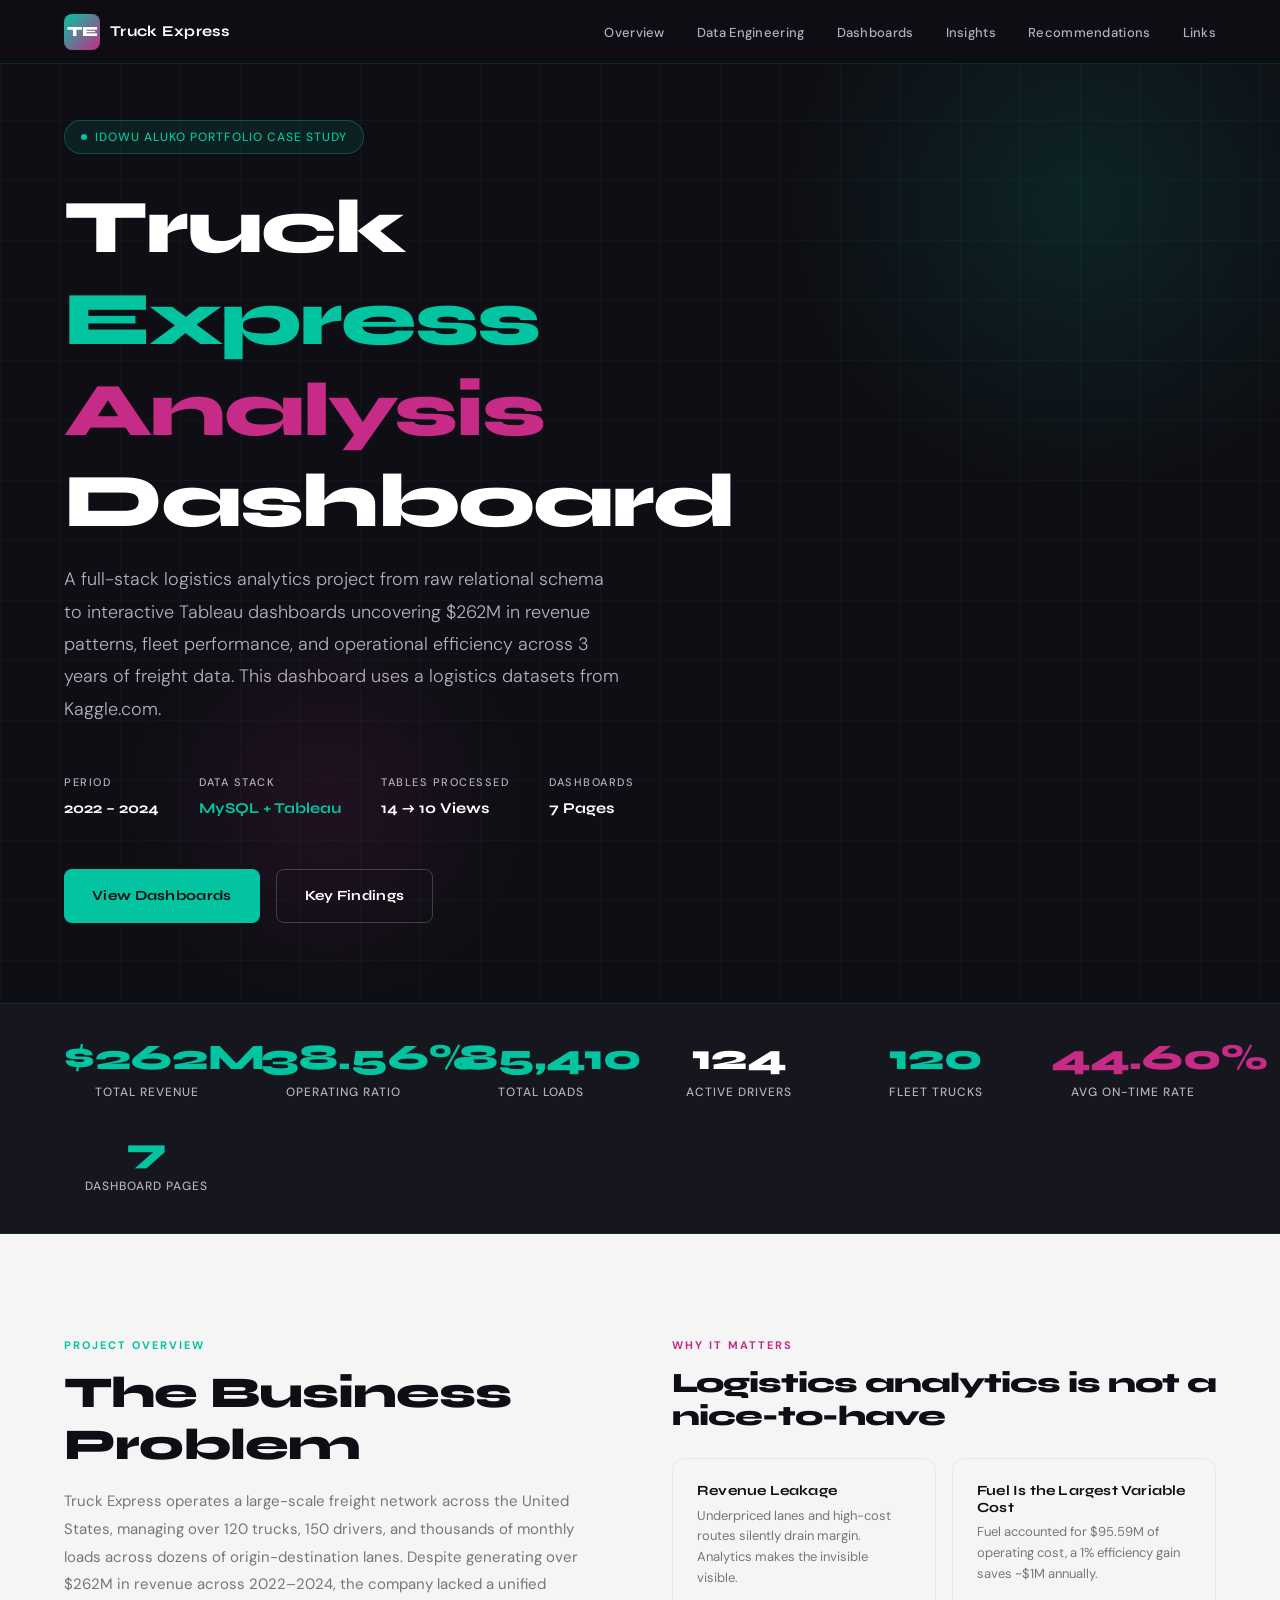
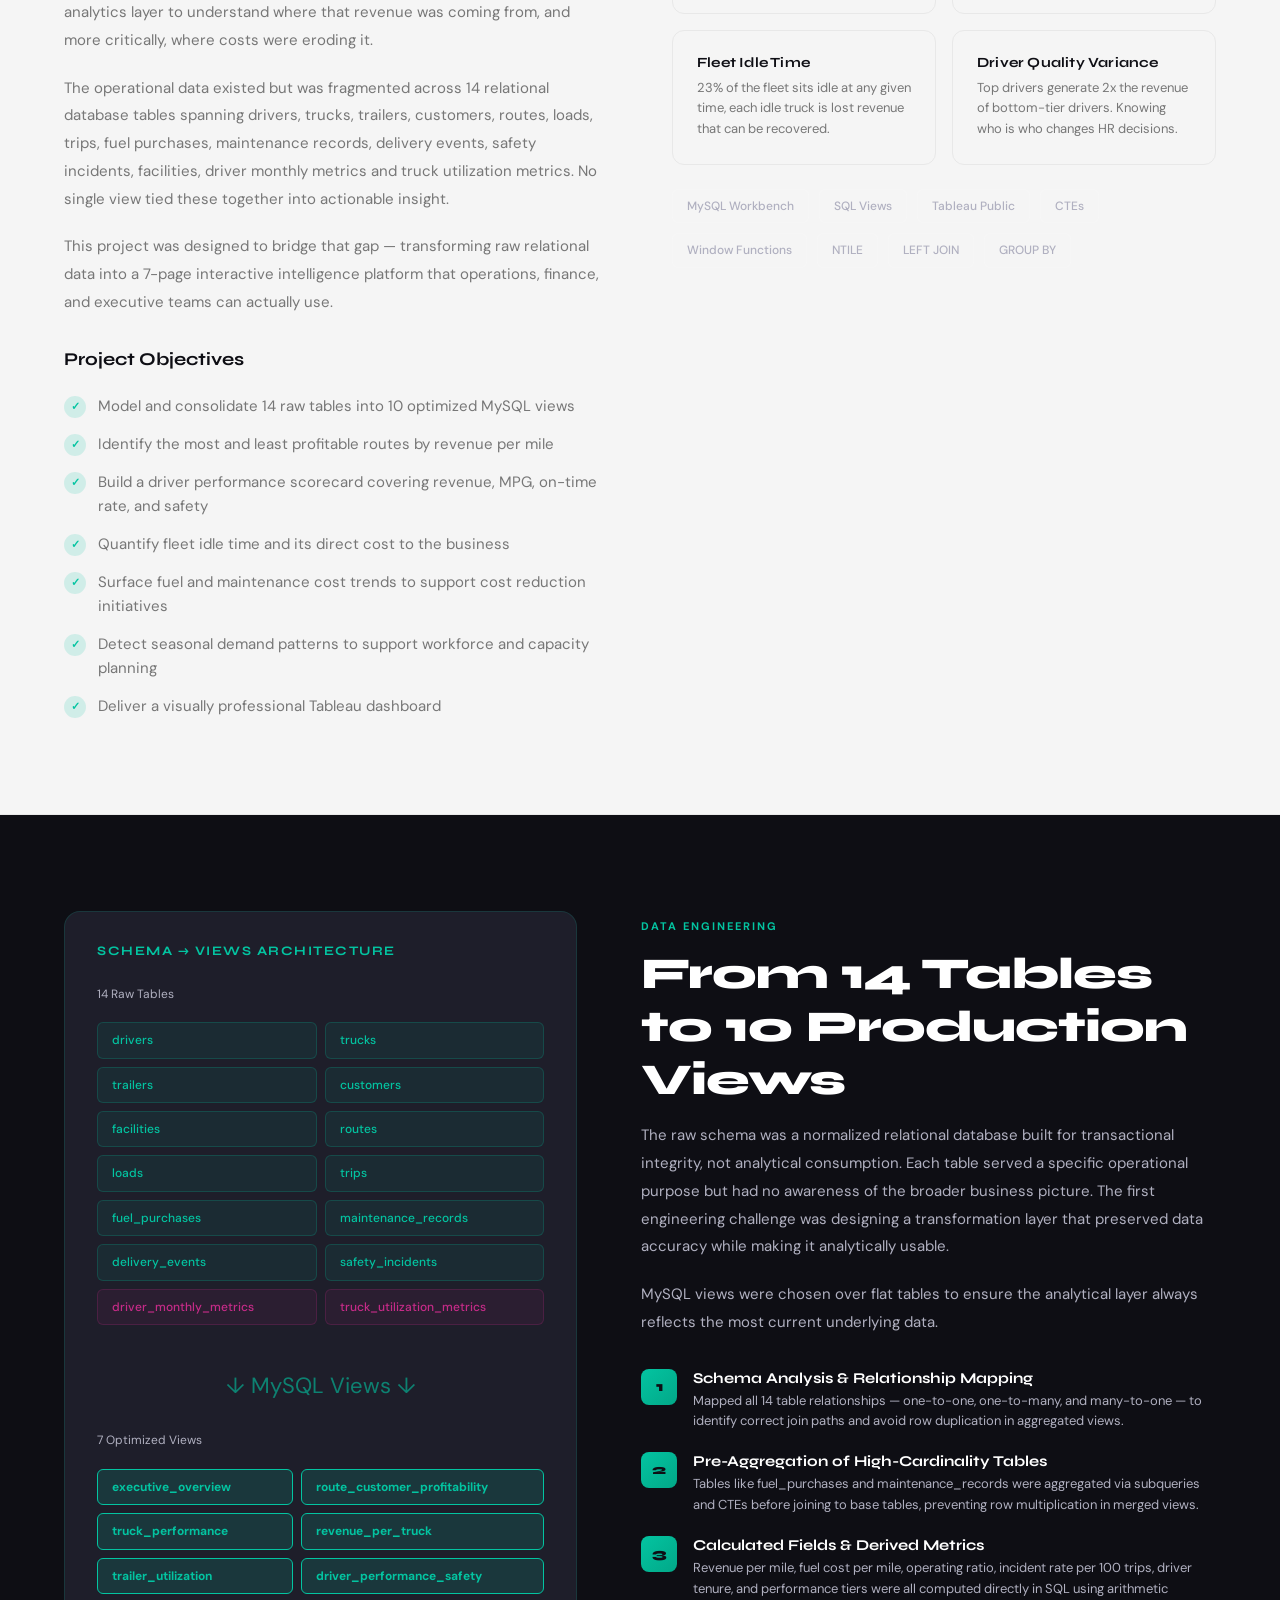
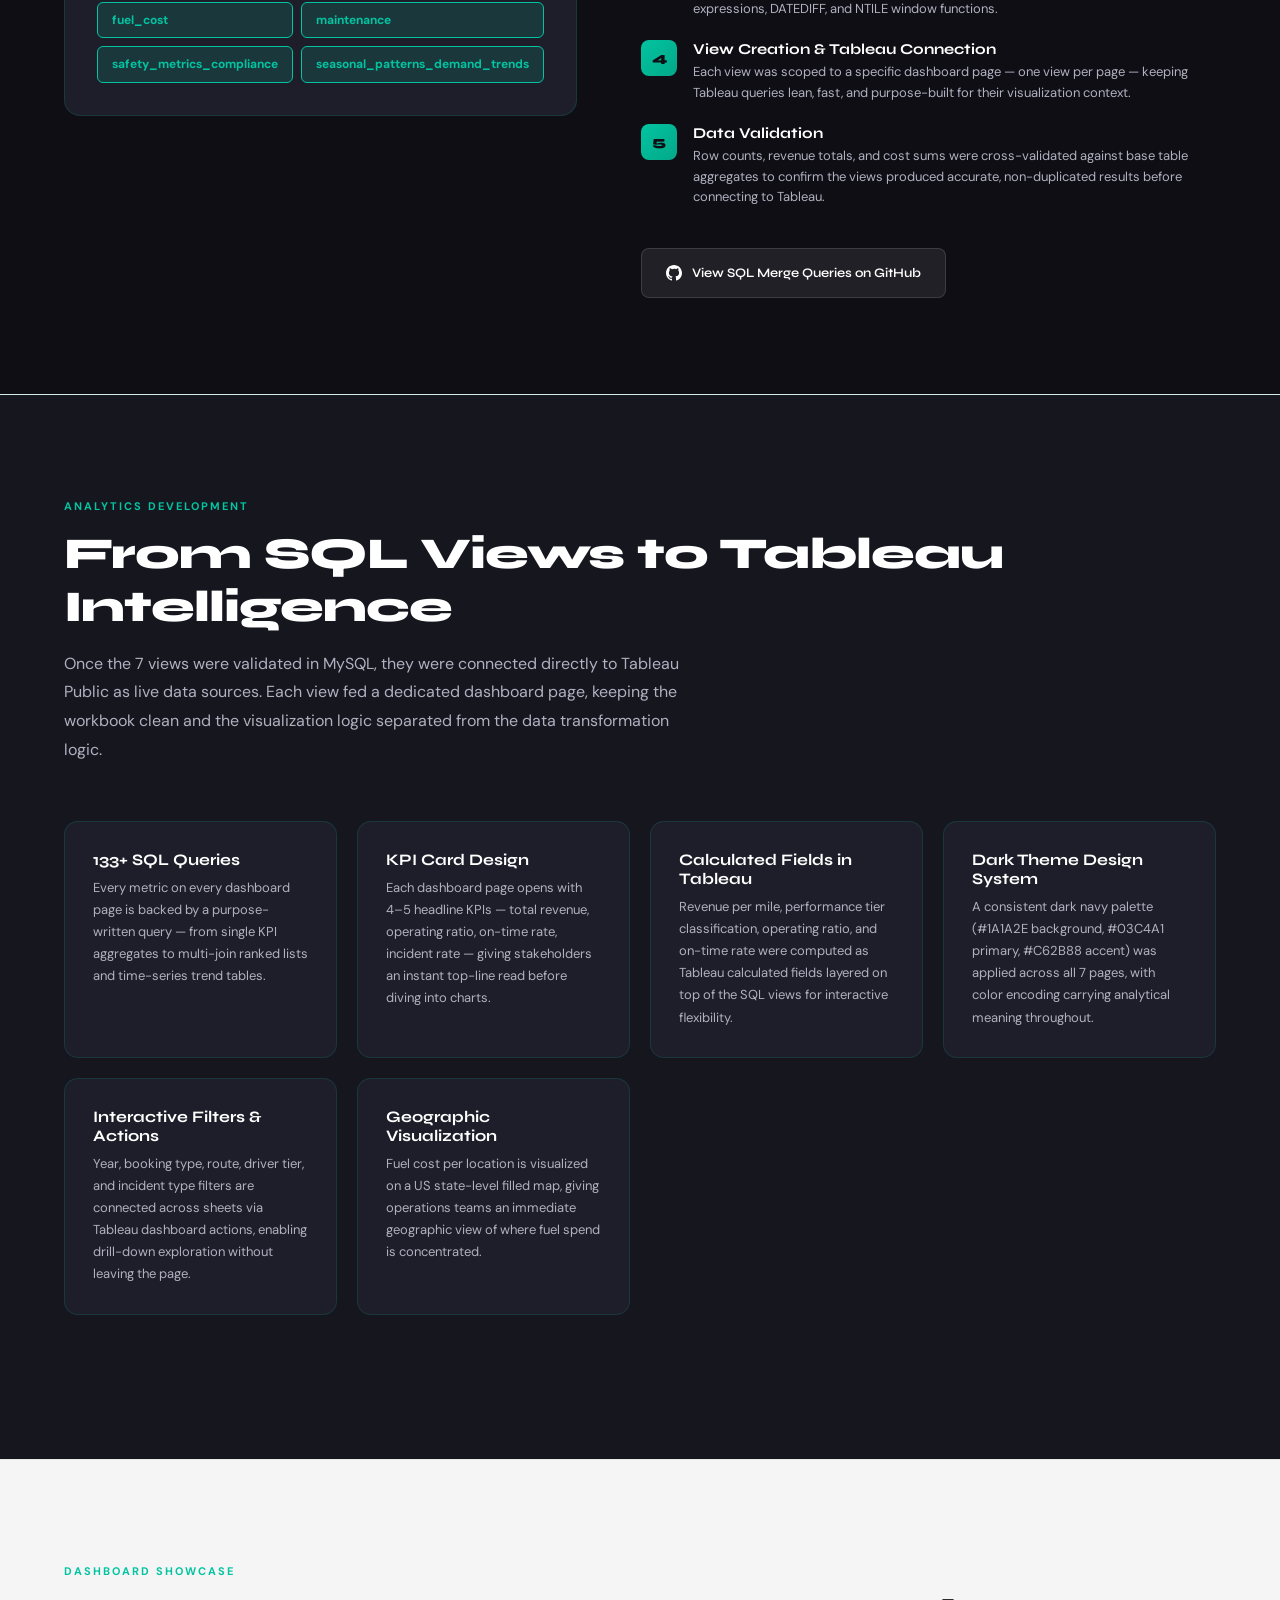
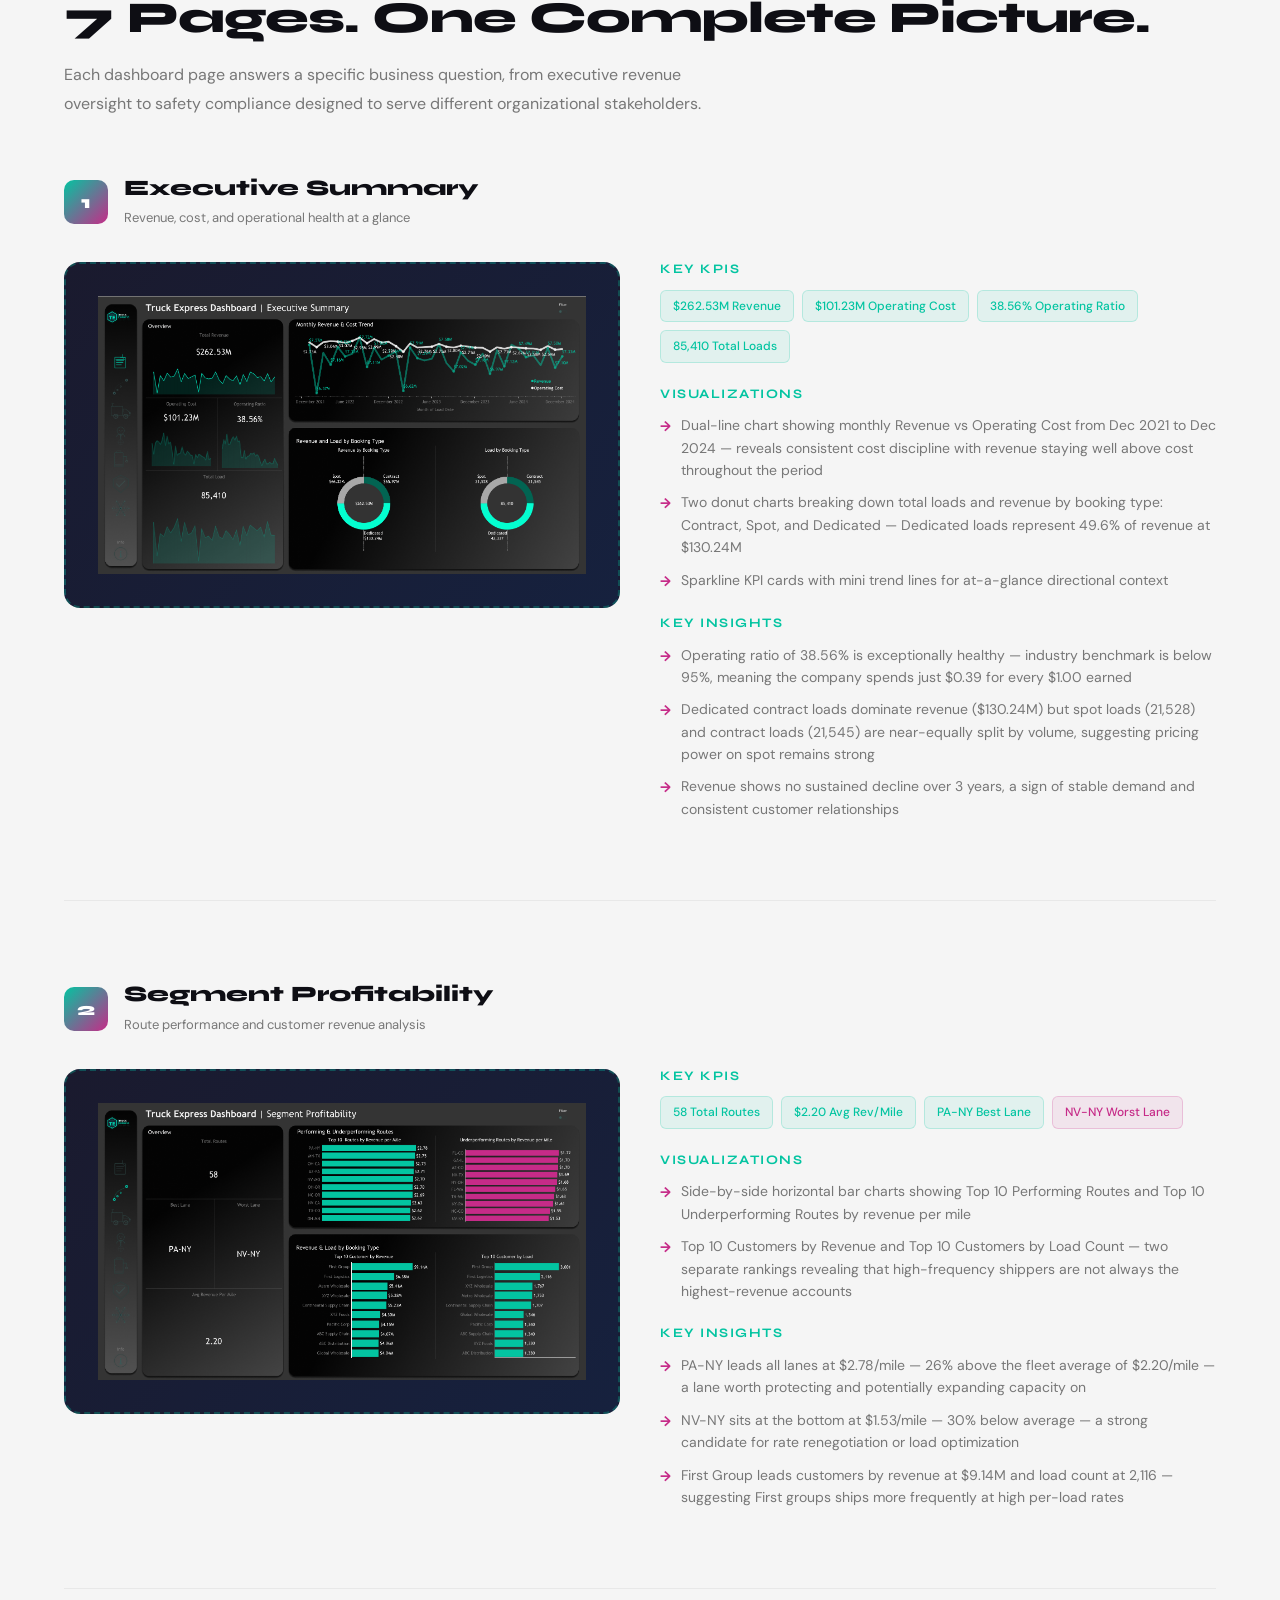
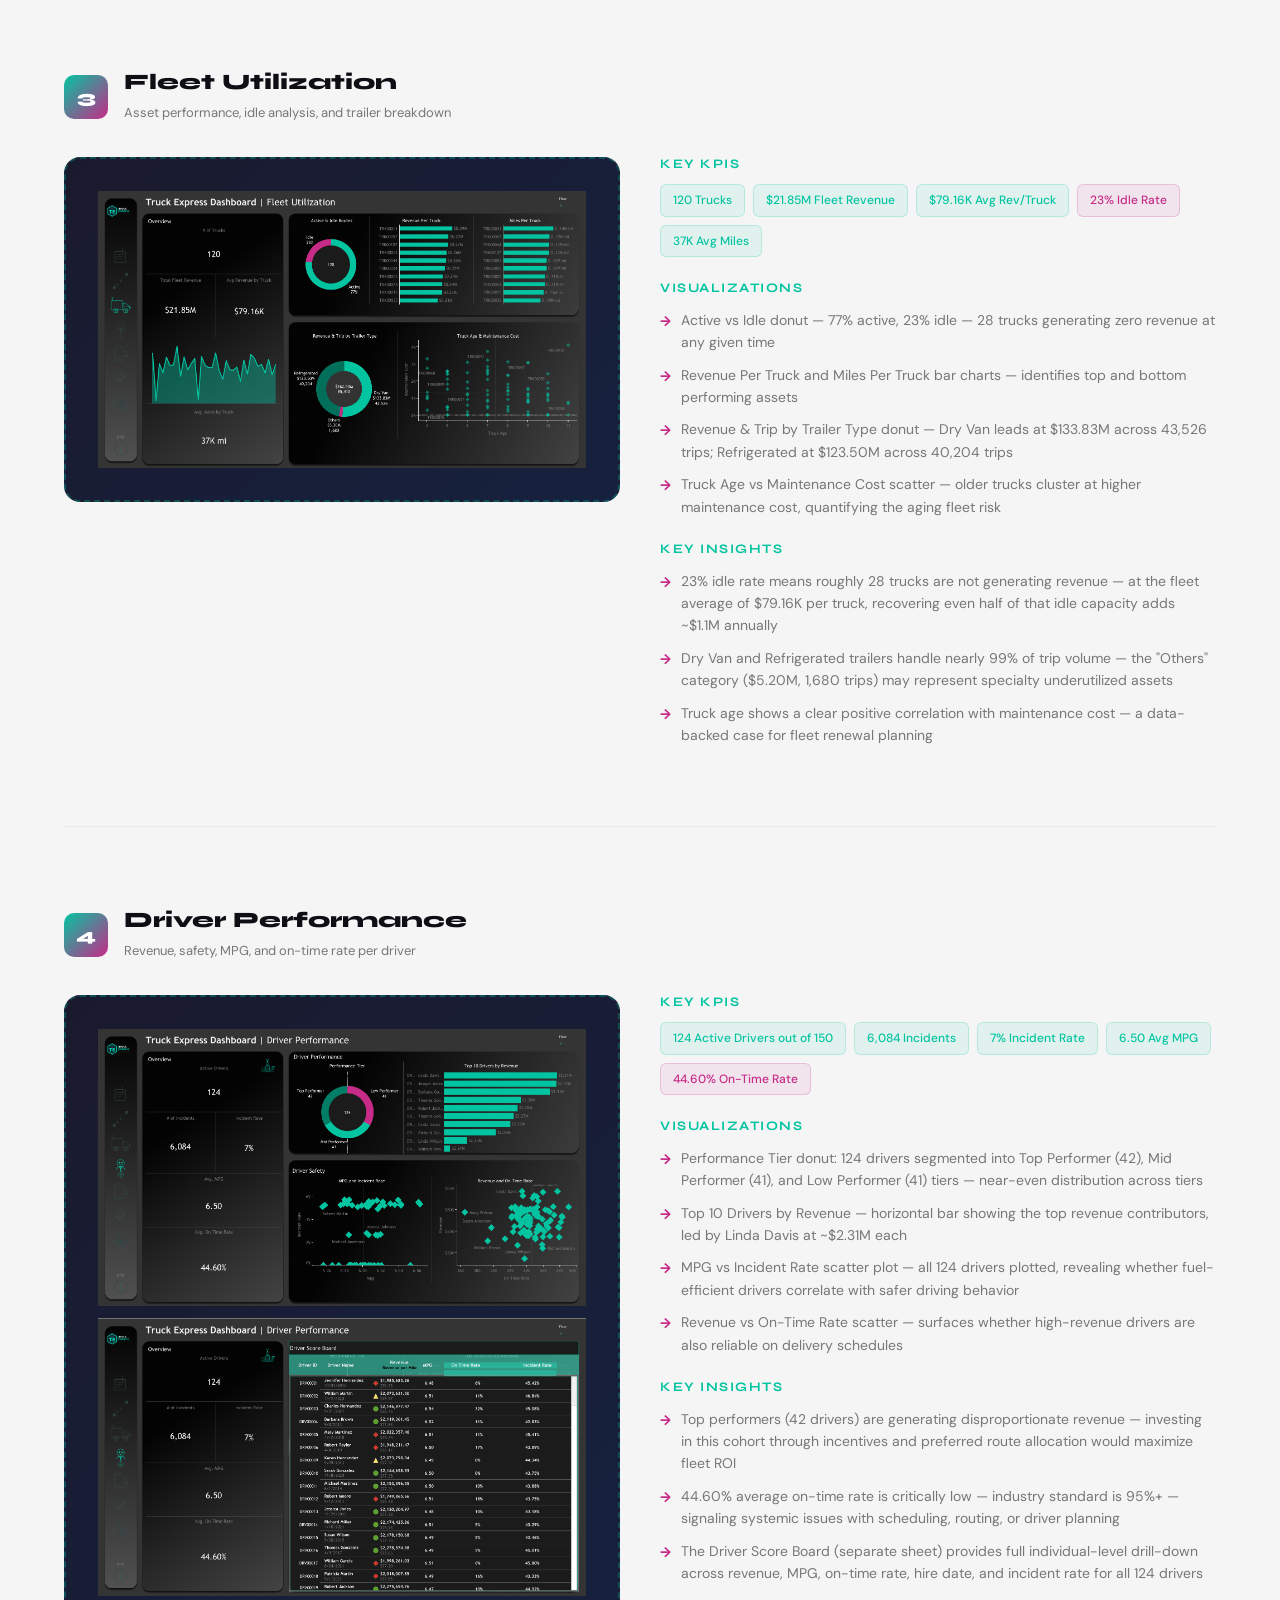
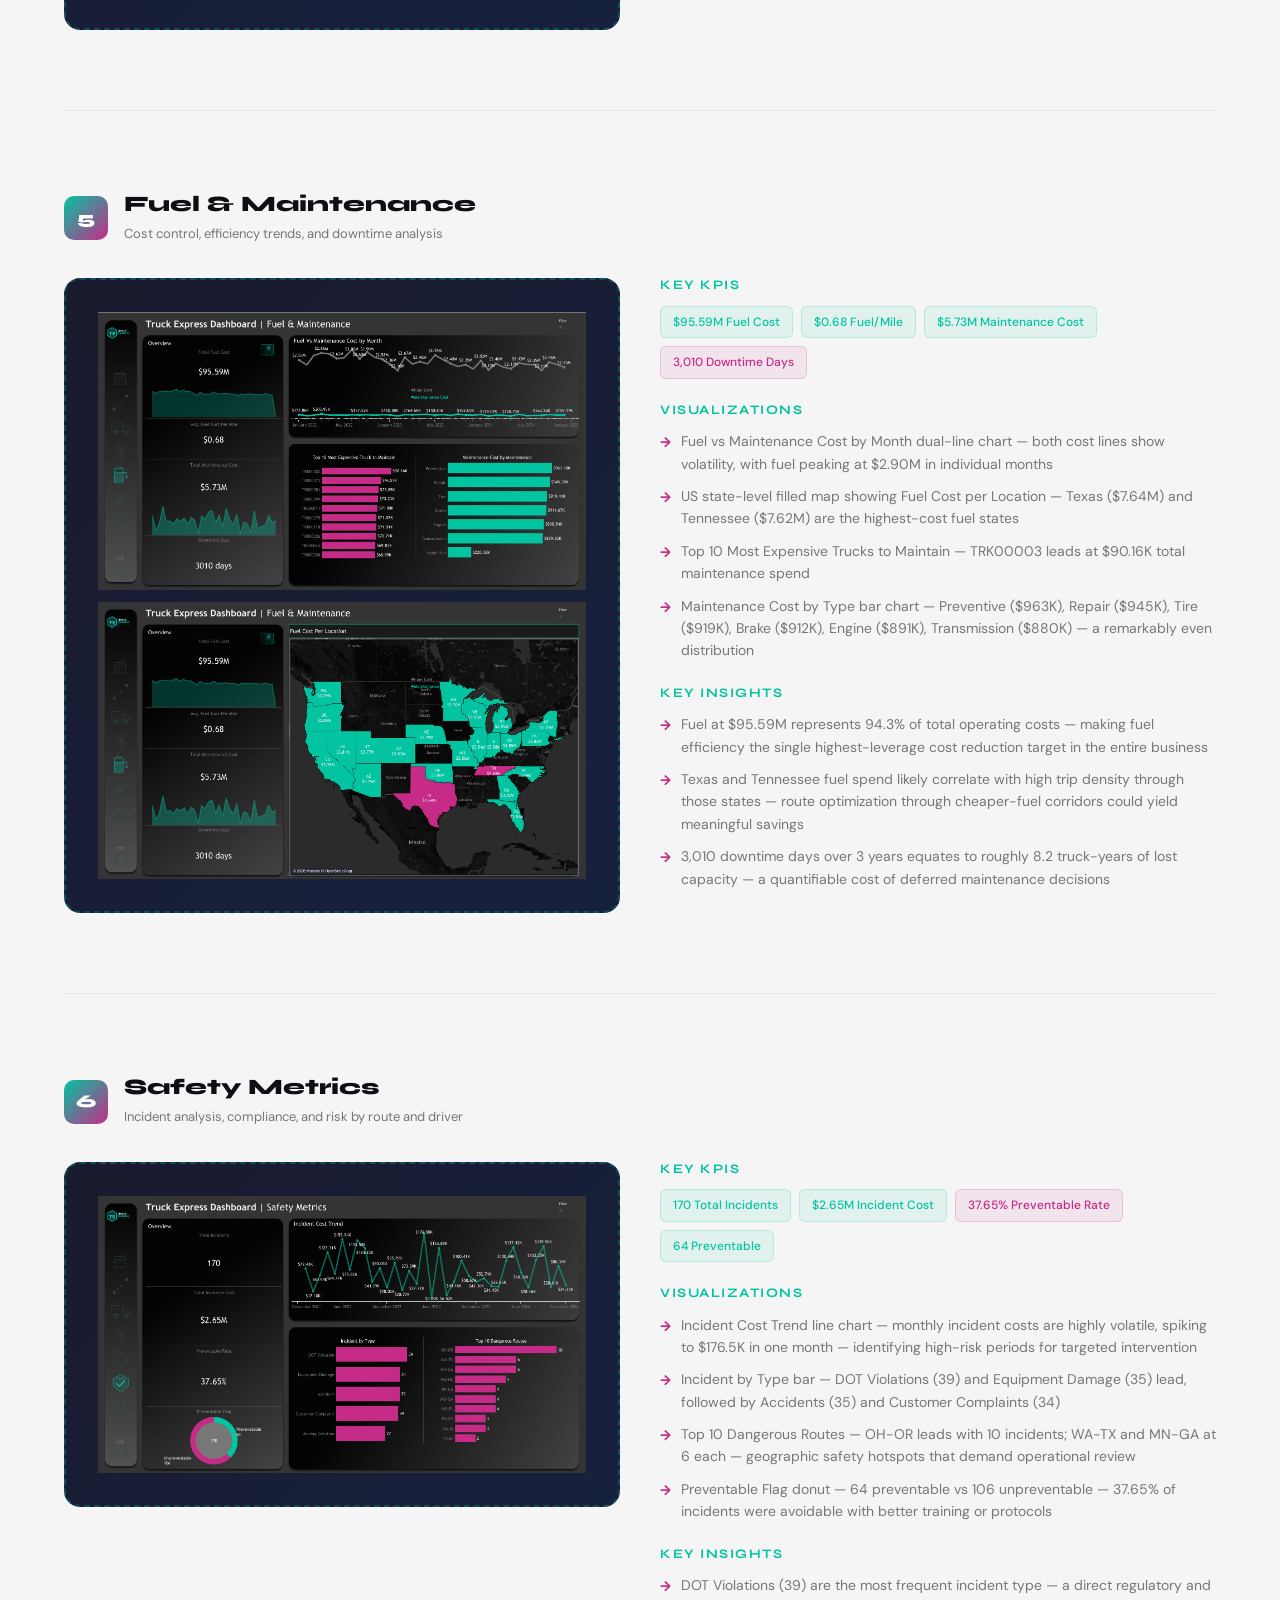
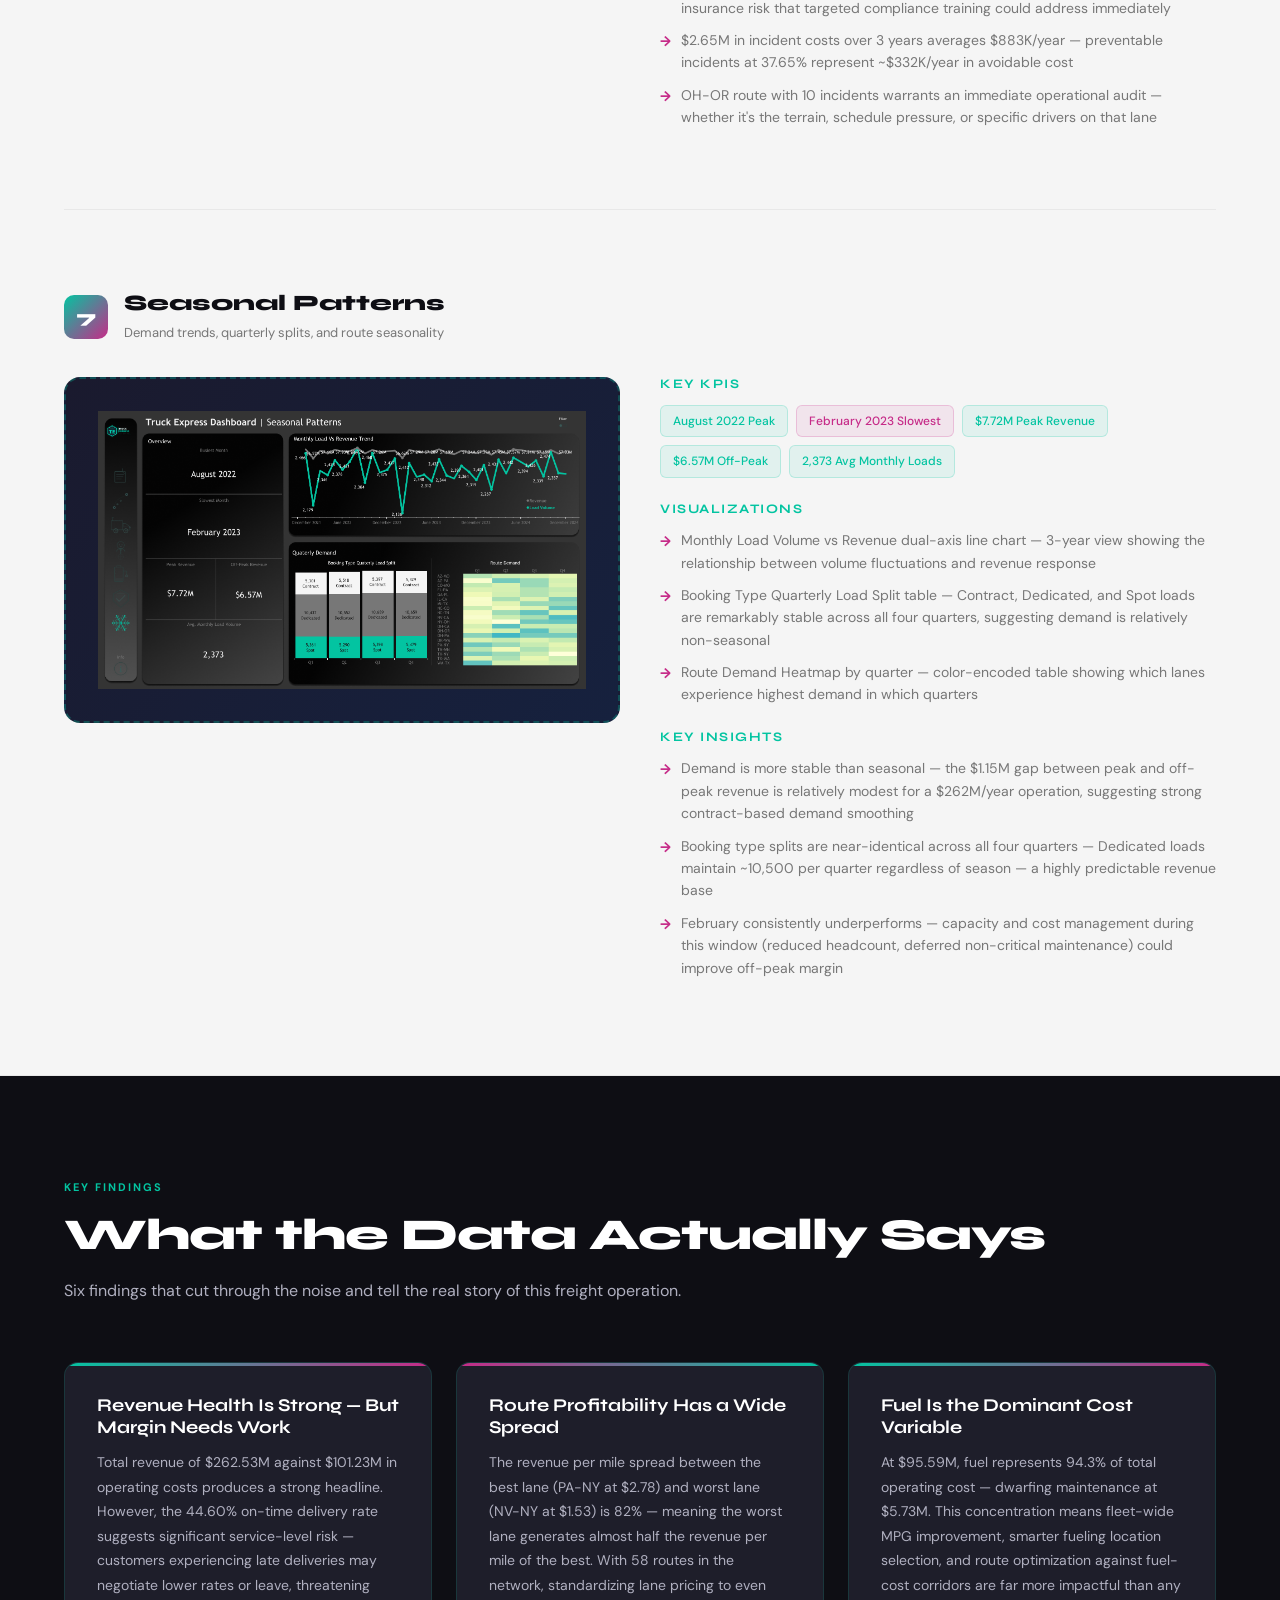
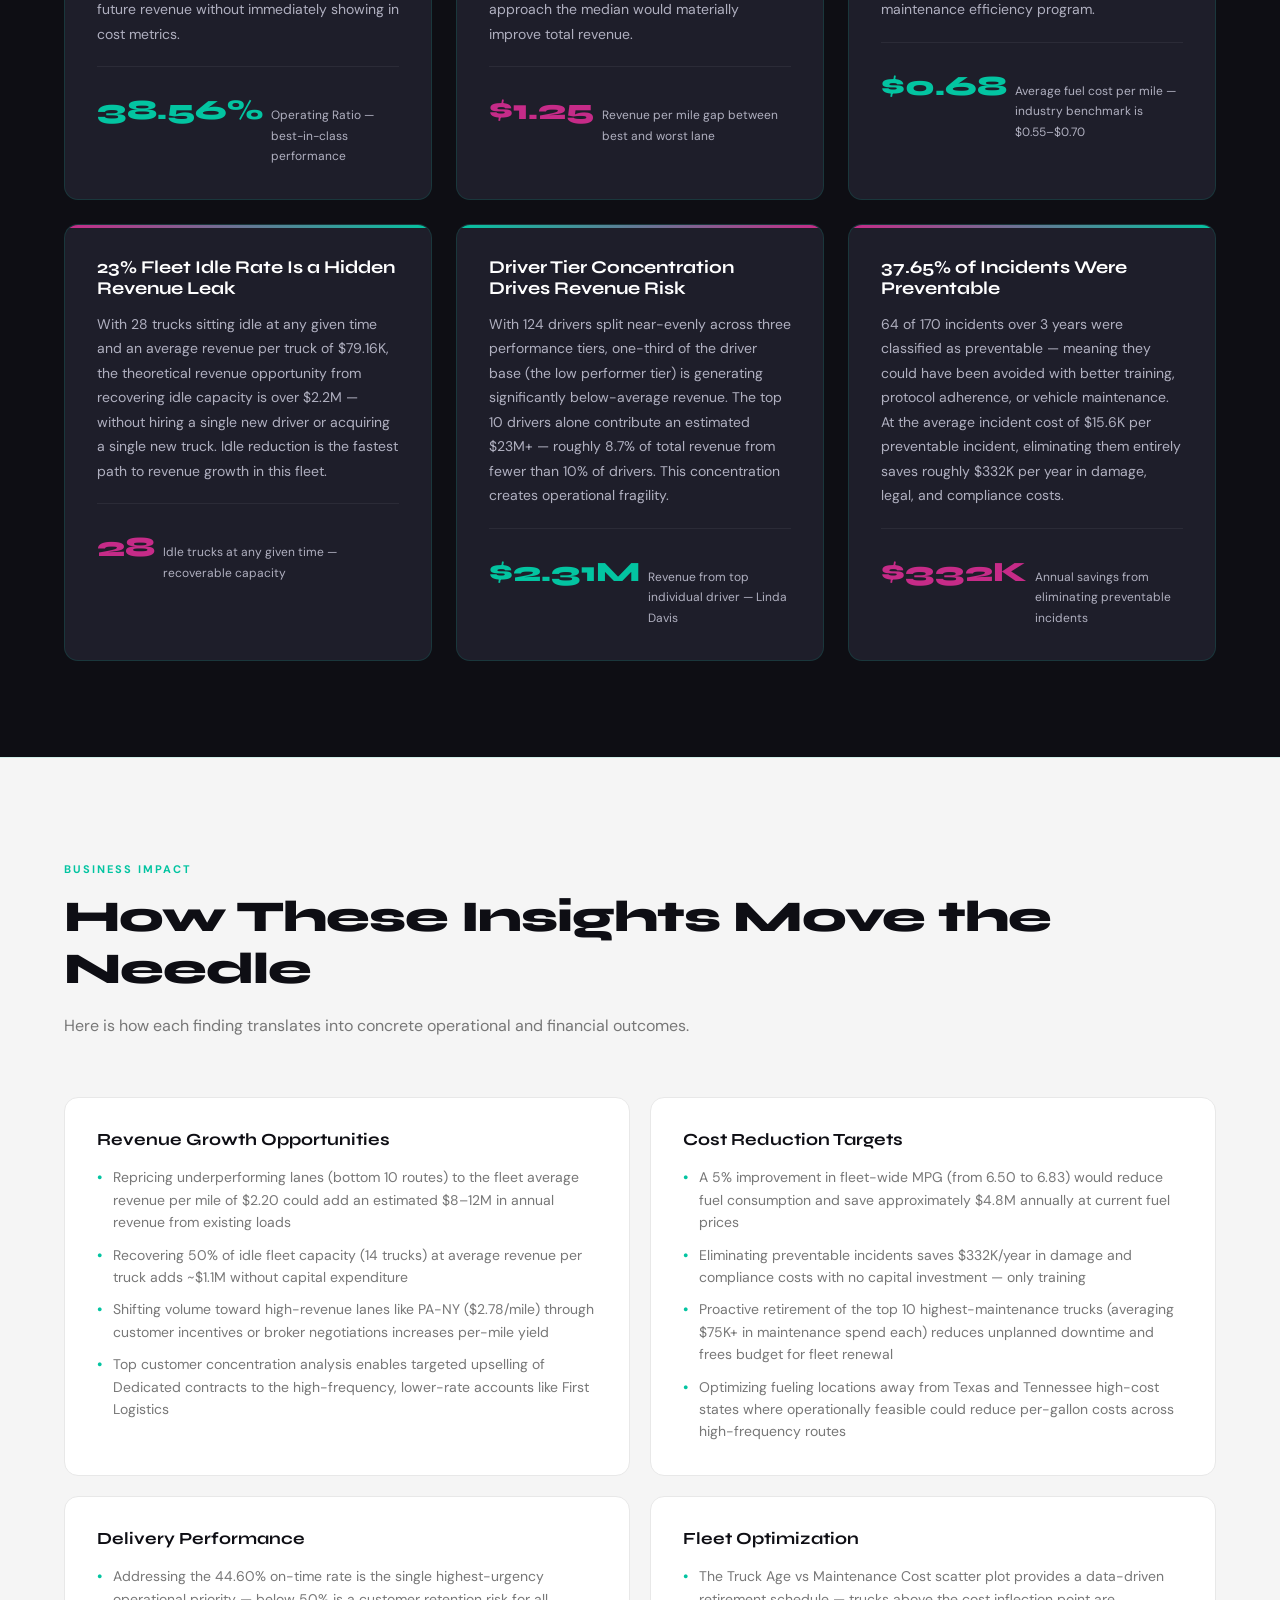
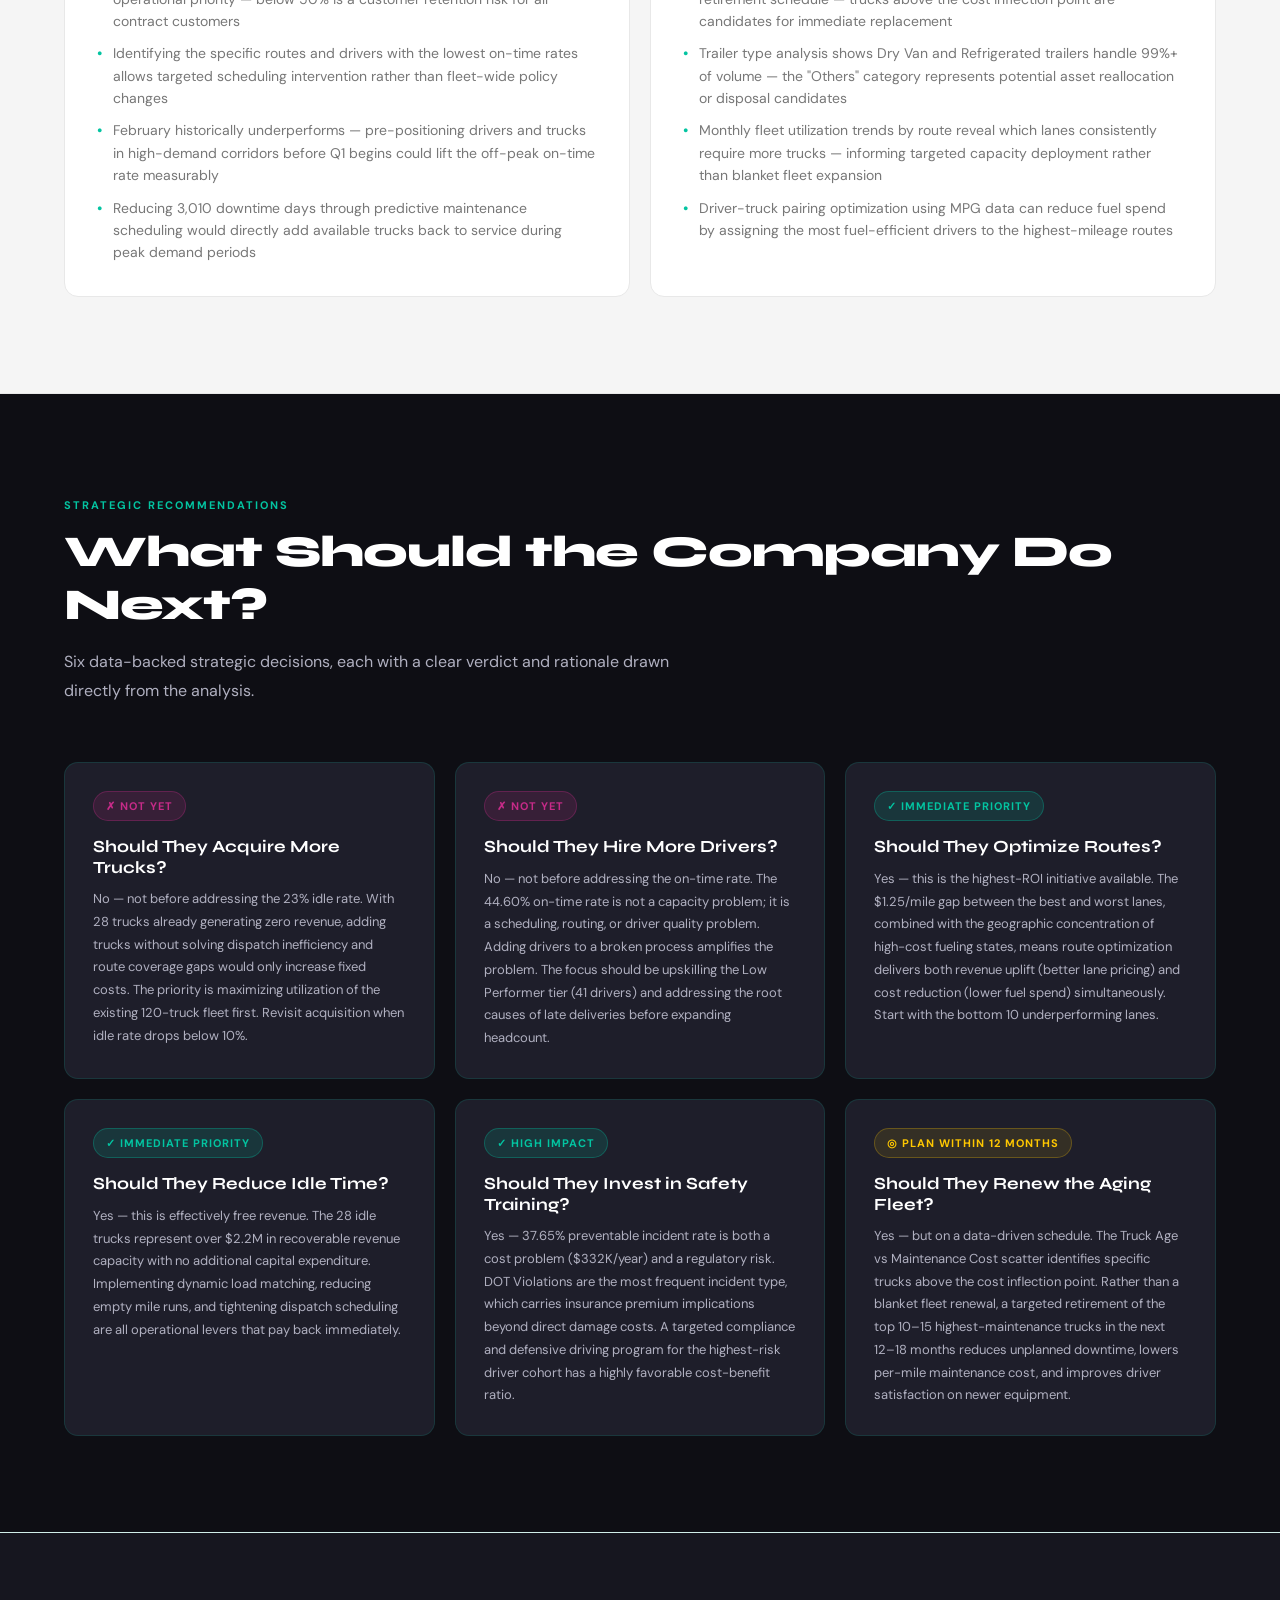
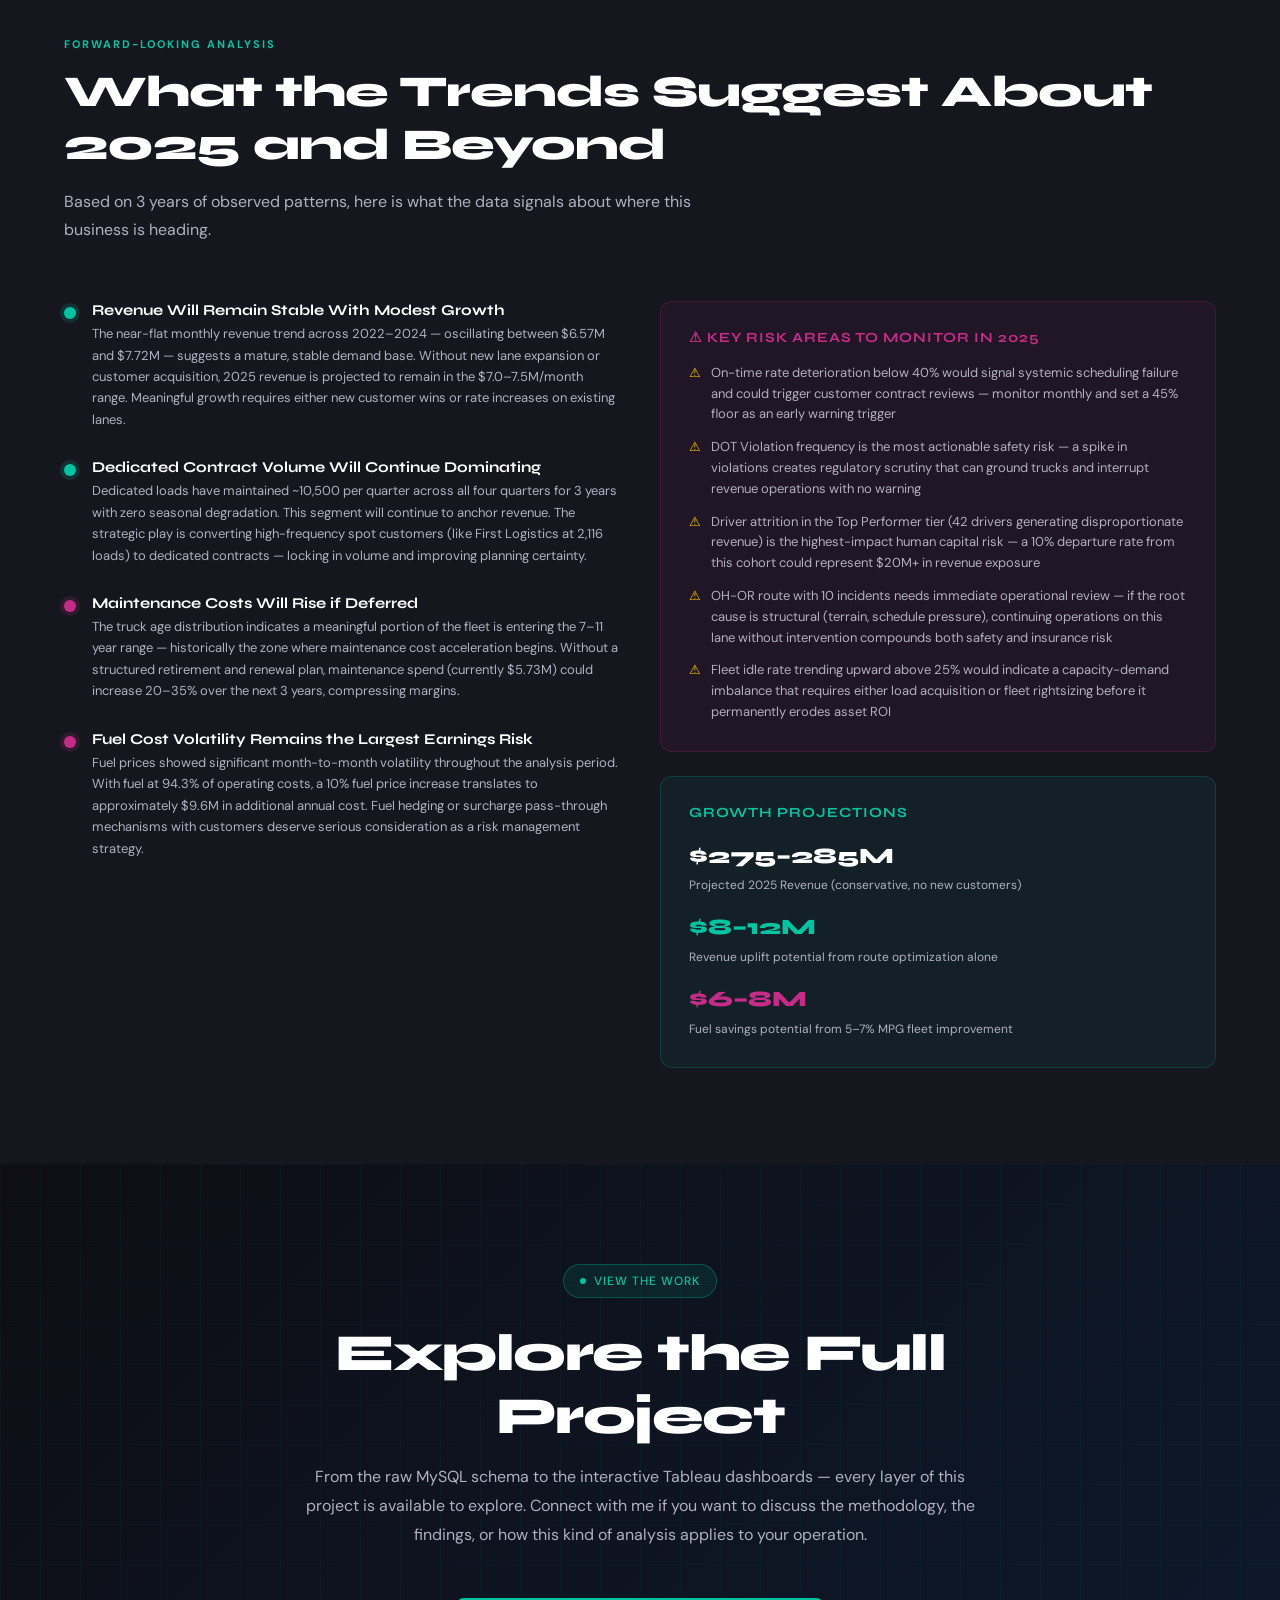
<file: truck_express_case_study.html>
<!DOCTYPE html>
<html lang="en">
<head>
<meta charset="UTF-8" />
<meta name="viewport" content="width=device-width, initial-scale=1.0"/>
<title>Truck Express Analysis Dashboard | Case Study</title>
<link href="https://fonts.googleapis.com/css2?family=Syne:wght@400;600;700;800&family=DM+Sans:ital,wght@0,300;0,400;0,500;1,300&display=swap" rel="stylesheet"/>
<style>
  :root {
    --primary: #03c4a1;
    --accent: #c62b88;
    --text: #777777;
    --bg: #f5f5f5;
    --dark: #0e0e14;
    --dark2: #16161f;
    --dark3: #1e1e2a;
    --white: #ffffff;
    --light-text: #b0b0c0;
    --border: rgba(3,196,161,0.15);
  }

  *, *::before, *::after { box-sizing: border-box; margin: 0; padding: 0; }

  html { scroll-behavior: smooth; }

  body {
    font-family: 'DM Sans', sans-serif;
    background: var(--bg);
    color: var(--text);
    line-height: 1.7;
    margin: 0;
    overflow-x: hidden;
  }

  h1, h2, h3, h4, h5 {
    font-family: 'Syne', sans-serif;
    color: var(--dark);
    line-height: 1.2;
  }

  /* ── NAV ── */
  nav {
    position: fixed;
    top: 0; left: 0; right: 0;
    z-index: 100;
    background: rgba(14,14,20,0.95);
    backdrop-filter: blur(12px);
    border-bottom: 1px solid var(--border);
    padding: 0 5%;
    display: flex;
    align-items: center;
    justify-content: space-between;
    height: 64px;
  }

  .nav-logo {
    display: flex;
    align-items: center;
    gap: 10px;
    text-decoration: none;
  }

  .nav-logo-icon {
    width: 36px; height: 36px;
    background: linear-gradient(135deg, var(--primary), var(--accent));
    border-radius: 8px;
    display: flex;
    align-items: center;
    justify-content: center;
    font-family: 'Syne', sans-serif;
    font-weight: 800;
    font-size: 14px;
    color: #fff;
    letter-spacing: -0.5px;
  }

  .nav-logo-text {
    font-family: 'Syne', sans-serif;
    font-weight: 700;
    font-size: 15px;
    color: var(--white);
    letter-spacing: 0.3px;
  }

  .nav-links {
    display: flex;
    gap: 32px;
    list-style: none;
  }

  .nav-links a {
    color: var(--light-text);
    text-decoration: none;
    font-size: 13px;
    font-weight: 500;
    letter-spacing: 0.3px;
    transition: color 0.2s;
  }

  .nav-links a:hover { color: var(--primary); }

  /* ── HERO ── */
  .hero {
    background: var(--dark);
    min-height: 100vh;
    display: flex;
    align-items: center;
    position: relative;
    overflow: hidden;
    padding: 120px 5% 80px;
  }

  .hero-grid {
    position: absolute;
    inset: 0;
    background-image:
      linear-gradient(rgba(3,196,161,0.05) 1px, transparent 1px),
      linear-gradient(90deg, rgba(3,196,161,0.05) 1px, transparent 1px);
    background-size: 60px 60px;
  }

  .hero-glow {
    position: absolute;
    width: 600px; height: 600px;
    border-radius: 50%;
    background: radial-gradient(circle, rgba(3,196,161,0.12) 0%, transparent 70%);
    top: -100px; right: -100px;
    pointer-events: none;
  }

  .hero-glow-2 {
    position: absolute;
    width: 400px; height: 400px;
    border-radius: 50%;
    background: radial-gradient(circle, rgba(198,43,136,0.1) 0%, transparent 70%);
    bottom: 0; left: 10%;
    pointer-events: none;
  }

  .hero-content {
    position: relative;
    z-index: 2;
    max-width: 780px;
  }

  .hero-badge {
    display: inline-flex;
    align-items: center;
    gap: 8px;
    background: rgba(3,196,161,0.1);
    border: 1px solid rgba(3,196,161,0.3);
    border-radius: 100px;
    padding: 6px 16px;
    font-size: 12px;
    font-weight: 500;
    color: var(--primary);
    letter-spacing: 1px;
    text-transform: uppercase;
    margin-bottom: 28px;
  }

  .hero-badge span {
    width: 6px; height: 6px;
    background: var(--primary);
    border-radius: 50%;
    animation: pulse 2s infinite;
  }

  @keyframes pulse {
    0%, 100% { opacity: 1; transform: scale(1); }
    50% { opacity: 0.5; transform: scale(0.8); }
  }

  .hero h1 {
    font-size: clamp(42px, 6vw, 76px);
    font-weight: 800;
    color: var(--white);
    margin-bottom: 16px;
    letter-spacing: -2px;
  }

  .hero h1 .accent { color: var(--primary); }
  .hero h1 .accent2 { color: var(--accent); }

  .hero-sub {
    font-size: 18px;
    color: var(--light-text);
    font-weight: 300;
    max-width: 560px;
    margin-bottom: 48px;
    line-height: 1.8;
  }

  .hero-meta {
    display: flex;
    gap: 40px;
    margin-bottom: 48px;
    flex-wrap: wrap;
  }

  .hero-meta-item {
    display: flex;
    flex-direction: column;
    gap: 4px;
  }

  .hero-meta-label {
    font-size: 11px;
    text-transform: uppercase;
    letter-spacing: 1.5px;
    color: var(--light-text);
    font-weight: 500;
  }

  .hero-meta-value {
    font-family: 'Syne', sans-serif;
    font-size: 15px;
    font-weight: 700;
    color: var(--white);
  }

  .hero-meta-value.primary { color: var(--primary); }

  .hero-ctas {
    display: flex;
    gap: 16px;
    flex-wrap: wrap;
  }

  .btn-primary {
    display: inline-flex;
    align-items: center;
    gap: 8px;
    background: var(--primary);
    color: var(--dark);
    padding: 14px 28px;
    border-radius: 8px;
    font-family: 'Syne', sans-serif;
    font-weight: 700;
    font-size: 14px;
    text-decoration: none;
    letter-spacing: 0.3px;
    transition: all 0.2s;
    border: none;
    cursor: pointer;
  }

  .btn-primary:hover {
    background: #02e0b8;
    transform: translateY(-2px);
    box-shadow: 0 8px 24px rgba(3,196,161,0.35);
  }

  .btn-accent {
    display: inline-flex;
    align-items: center;
    gap: 8px;
    background: var(--accent);
    color: var(--white);
    padding: 14px 28px;
    border-radius: 8px;
    font-family: 'Syne', sans-serif;
    font-weight: 700;
    font-size: 14px;
    text-decoration: none;
    letter-spacing: 0.3px;
    transition: all 0.2s;
    border: none;
    cursor: pointer;
  }

  .btn-accent:hover {
    background: #e0329a;
    transform: translateY(-2px);
    box-shadow: 0 8px 24px rgba(198,43,136,0.35);
  }

  .btn-outline {
    display: inline-flex;
    align-items: center;
    gap: 8px;
    background: transparent;
    color: var(--white);
    padding: 14px 28px;
    border-radius: 8px;
    font-family: 'Syne', sans-serif;
    font-weight: 700;
    font-size: 14px;
    text-decoration: none;
    letter-spacing: 0.3px;
    transition: all 0.2s;
    border: 1px solid rgba(255,255,255,0.2);
    cursor: pointer;
  }

  .btn-outline:hover {
    border-color: var(--primary);
    color: var(--primary);
    transform: translateY(-2px);
  }

  .btn-github {
    display: inline-flex;
    align-items: center;
    gap: 10px;
    background: rgba(255,255,255,0.08);
    color: var(--white);
    padding: 13px 24px;
    border-radius: 8px;
    font-family: 'Syne', sans-serif;
    font-weight: 600;
    font-size: 13px;
    text-decoration: none;
    border: 1px solid rgba(255,255,255,0.12);
    transition: all 0.2s;
    cursor: pointer;
  }

  .btn-github:hover {
    background: rgba(255,255,255,0.14);
    border-color: rgba(255,255,255,0.25);
    transform: translateY(-2px);
  }

  /* ── STATS BAR ── */
  .stats-bar {
    background: var(--dark2);
    border-top: 1px solid var(--border);
    border-bottom: 1px solid var(--border);
    padding: 36px 5%;
  }

  .stats-grid {
    display: grid;
    grid-template-columns: repeat(auto-fit, minmax(160px, 1fr));
    gap: 32px;
    max-width: 1200px;
    margin: 0 auto;
  }

  .stat-item {
    text-align: center;
  }

  .stat-value {
    font-family: 'Syne', sans-serif;
    font-size: 36px;
    font-weight: 800;
    color: var(--primary);
    line-height: 1;
    margin-bottom: 6px;
  }

  .stat-value.accent { color: var(--accent); }
  .stat-value.white { color: var(--white); }

  .stat-label {
    font-size: 12px;
    color: var(--light-text);
    text-transform: uppercase;
    letter-spacing: 1px;
    font-weight: 500;
  }

  /* ── SECTIONS ── */
  section {
    padding: 96px 5%;
  }

  .section-inner {
    max-width: 1200px;
    margin: 0 auto;
  }

  .section-tag {
    display: inline-block;
    font-size: 11px;
    font-weight: 700;
    text-transform: uppercase;
    letter-spacing: 2px;
    color: var(--primary);
    margin-bottom: 12px;
  }

  .section-tag.accent { color: var(--accent); }

  .section-title {
    font-size: clamp(28px, 4vw, 44px);
    font-weight: 800;
    color: var(--dark);
    margin-bottom: 16px;
    letter-spacing: -1px;
  }

  .section-desc {
    font-size: 16px;
    color: var(--text);
    max-width: 640px;
    line-height: 1.8;
    margin-bottom: 56px;
  }

  /* ── DARK SECTIONS ── */
  .dark-section {
    background: var(--dark);
    color: var(--light-text);
  }

  .dark-section .section-title { color: var(--white); }
  .dark-section .section-desc { color: var(--light-text); }
  .dark-section h3 { color: var(--white); }
  .dark-section p { color: var(--light-text); }

  .mid-section {
    background: var(--dark2);
  }

  .mid-section .section-title { color: var(--white); }
  .mid-section .section-desc { color: var(--light-text); }
  .mid-section h3 { color: var(--white); }
  .mid-section p { color: var(--light-text); }

  /* ── OVERVIEW ── */
  .overview-grid {
    display: grid;
    grid-template-columns: 1fr 1fr;
    gap: 64px;
    align-items: start;
  }

  .overview-text h3 {
    font-size: 22px;
    font-weight: 700;
    margin-bottom: 12px;
    color: var(--dark);
  }

  .overview-text p {
    margin-bottom: 20px;
    font-size: 15px;
    line-height: 1.85;
  }

  .objectives-list {
    list-style: none;
    display: flex;
    flex-direction: column;
    gap: 14px;
    margin-top: 24px;
  }

  .objectives-list li {
    display: flex;
    align-items: flex-start;
    gap: 12px;
    font-size: 15px;
    line-height: 1.6;
  }

  .obj-icon {
    width: 22px; height: 22px;
    background: rgba(3,196,161,0.15);
    border-radius: 50%;
    display: flex;
    align-items: center;
    justify-content: center;
    flex-shrink: 0;
    margin-top: 2px;
  }

  .obj-icon::after {
    content: '✓';
    font-size: 11px;
    color: var(--primary);
    font-weight: 700;
  }

  .why-cards {
    display: grid;
    grid-template-columns: 1fr 1fr;
    gap: 16px;
  }

  .why-card {
    background: var(--bg);
    border: 1px solid #e8e8e8;
    border-radius: 12px;
    padding: 24px;
  }

  .why-card-icon {
    font-size: 28px;
    margin-bottom: 12px;
  }

  .why-card h4 {
    font-family: 'Syne', sans-serif;
    font-size: 14px;
    font-weight: 700;
    color: var(--dark);
    margin-bottom: 6px;
    letter-spacing: 0.2px;
  }

  .why-card p {
    font-size: 13px;
    color: var(--text);
    line-height: 1.6;
  }

  /* ── DATA ENGINEERING ── */
  .engineering-layout {
    display: grid;
    grid-template-columns: 1fr 1.2fr;
    gap: 64px;
    align-items: start;
  }

  .tables-diagram {
    background: var(--dark3);
    border: 1px solid var(--border);
    border-radius: 16px;
    padding: 32px;
  }

  .tables-diagram h4 {
    font-family: 'Syne', sans-serif;
    font-size: 13px;
    font-weight: 700;
    color: var(--primary);
    text-transform: uppercase;
    letter-spacing: 1.5px;
    margin-bottom: 24px;
  }

  .table-flow {
    display: flex;
    flex-direction: column;
    gap: 10px;
  }

  .table-row {
    display: flex;
    align-items: center;
    gap: 10px;
  }

  .table-pill {
    background: rgba(3,196,161,0.08);
    border: 1px solid rgba(3,196,161,0.2);
    border-radius: 6px;
    padding: 7px 14px;
    font-size: 12px;
    font-weight: 500;
    color: var(--primary);
    font-family: 'DM Sans', monospace;
    white-space: nowrap;
  }

  .table-pill.accent {
    background: rgba(198,43,136,0.08);
    border-color: rgba(198,43,136,0.2);
    color: var(--accent);
  }

  .arrow {
    color: var(--light-text);
    font-size: 12px;
    opacity: 0.5;
  }

  .view-pill {
    background: rgba(3,196,161,0.15);
    border: 1px solid var(--primary);
    border-radius: 6px;
    padding: 7px 14px;
    font-size: 12px;
    font-weight: 700;
    color: var(--primary);
    font-family: 'DM Sans', monospace;
    white-space: nowrap;
  }

  .pill-grid{
    display: grid;
    grid-template-columns: 1fr 1fr;
    gap: 8px;
  }

  .divider-arrow {
    text-align: center;
    padding: 16px 0;
    font-size: 22px;
    color: var(--primary);
    opacity: 0.6;
  }

  .views-grid {
    display: grid;
    grid-template-columns: 1fr 1fr;
    gap: 8px;
  }

  .engineering-text p {
    font-size: 15px;
    color: var(--light-text);
    line-height: 1.85;
    margin-bottom: 20px;
  }

  .process-steps {
    display: flex;
    flex-direction: column;
    gap: 20px;
    margin: 32px 0;
  }

  .process-step {
    display: flex;
    gap: 16px;
    align-items: flex-start;
  }

  .step-num {
    width: 36px; height: 36px;
    background: linear-gradient(135deg, var(--primary), #02a888);
    border-radius: 8px;
    display: flex;
    align-items: center;
    justify-content: center;
    font-family: 'Syne', sans-serif;
    font-weight: 800;
    font-size: 14px;
    color: var(--dark);
    flex-shrink: 0;
  }

  .step-content h4 {
    font-family: 'Syne', sans-serif;
    font-size: 15px;
    font-weight: 700;
    color: var(--white);
    margin-bottom: 4px;
  }

  .step-content p {
    font-size: 13px;
    color: var(--light-text);
    margin: 0;
    line-height: 1.6;
  }

  /* ── ANALYTICS ── */
  .analytics-cards {
    display: grid;
    grid-template-columns: repeat(auto-fit, minmax(260px, 1fr));
    gap: 20px;
    margin-bottom: 48px;
  }

  .analytics-card {
    background: var(--dark3);
    border: 1px solid var(--border);
    border-radius: 14px;
    padding: 28px;
    transition: transform 0.2s, border-color 0.2s;
  }

  .analytics-card:hover {
    transform: translateY(-4px);
    border-color: rgba(3,196,161,0.4);
  }

  .analytics-card-icon {
    font-size: 32px;
    margin-bottom: 16px;
  }

  .analytics-card h3 {
    font-size: 16px;
    font-weight: 700;
    color: var(--white);
    margin-bottom: 8px;
  }

  .analytics-card p {
    font-size: 13px;
    color: var(--light-text);
    line-height: 1.7;
  }

  /* ── DASHBOARD SHOWCASE ── */
  .dashboard-section {
    margin-bottom: 80px;
    padding-bottom: 80px;
    border-bottom: 1px solid #e8e8e8;
  }

  .dashboard-section:last-child {
    border-bottom: none;
    margin-bottom: 0;
    padding-bottom: 0;
  }

  .dashboard-header {
    display: flex;
    align-items: center;
    gap: 16px;
    margin-bottom: 32px;
  }

  .dashboard-number {
    width: 44px; height: 44px;
    background: linear-gradient(135deg, var(--primary), var(--accent));
    border-radius: 10px;
    display: flex;
    align-items: center;
    justify-content: center;
    font-family: 'Syne', sans-serif;
    font-weight: 800;
    font-size: 18px;
    color: var(--white);
    flex-shrink: 0;
  }

  .dashboard-title-group h3 {
    font-size: 22px;
    font-weight: 800;
    color: var(--dark);
    margin-bottom: 2px;
  }

  .dashboard-title-group span {
    font-size: 13px;
    color: var(--text);
  }

  .dashboard-layout {
    display: grid;
    grid-template-columns: 1fr 1fr;
    gap: 40px;
    align-items: start;
  }

  .dashboard-image-placeholder {
    background: linear-gradient(135deg, #1a1a2e, #16213e);
    border: 2px dashed rgba(3,196,161,0.3);
    border-radius: 16px;
    min-height: 320px;
    display: flex;
    flex-direction: column;
    align-items: center;
    justify-content: center;
    gap: 12px;
    padding: 32px;
    text-align: center;
  }

  .placeholder-icon {
    font-size: 48px;
    opacity: 0.5;
  }

  .placeholder-text {
    font-family: 'Syne', sans-serif;
    font-size: 13px;
    font-weight: 600;
    color: var(--primary);
    opacity: 0.7;
    letter-spacing: 0.5px;
  }

  .placeholder-sub {
    font-size: 12px;
    color: var(--light-text);
    opacity: 0.5;
  }

  .dashboard-detail h4 {
    font-family: 'Syne', sans-serif;
    font-size: 13px;
    font-weight: 700;
    text-transform: uppercase;
    letter-spacing: 1.5px;
    color: var(--primary);
    margin-bottom: 12px;
    margin-top: 24px;
  }

  .dashboard-detail h4:first-child { margin-top: 0; }

  .kpi-tags {
    display: flex;
    flex-wrap: wrap;
    gap: 8px;
    margin-bottom: 8px;
  }

  .kpi-tag {
    background: rgba(3,196,161,0.08);
    border: 1px solid rgba(3,196,161,0.2);
    border-radius: 6px;
    padding: 5px 12px;
    font-size: 12px;
    font-weight: 500;
    color: var(--primary);
  }

  .kpi-tag.accent {
    background: rgba(198,43,136,0.08);
    border-color: rgba(198,43,136,0.2);
    color: var(--accent);
  }

  .insights-list {
    list-style: none;
    display: flex;
    flex-direction: column;
    gap: 10px;
  }

  .insights-list li {
    display: flex;
    align-items: flex-start;
    gap: 10px;
    font-size: 14px;
    line-height: 1.6;
    color: var(--text);
  }

  .insights-list li::before {
    content: '→';
    color: var(--accent);
    font-weight: 700;
    flex-shrink: 0;
    margin-top: 1px;
  }

  /* ── INSIGHTS ── */
  .insights-grid {
    display: grid;
    grid-template-columns: repeat(auto-fit, minmax(340px, 1fr));
    gap: 24px;
  }

  .insight-card {
    background: var(--dark3);
    border: 1px solid var(--border);
    border-radius: 14px;
    padding: 32px;
    position: relative;
    overflow: hidden;
  }

  .insight-card::before {
    content: '';
    position: absolute;
    top: 0; left: 0; right: 0;
    height: 3px;
    background: linear-gradient(90deg, var(--primary), var(--accent));
  }

  .insight-card.accent-border::before {
    background: linear-gradient(90deg, var(--accent), var(--primary));
  }

  .insight-icon {
    font-size: 36px;
    margin-bottom: 16px;
  }

  .insight-card h3 {
    font-size: 18px;
    font-weight: 700;
    color: var(--white);
    margin-bottom: 12px;
  }

  .insight-card p {
    font-size: 14px;
    color: var(--light-text);
    line-height: 1.75;
  }

  .insight-stat {
    margin-top: 20px;
    padding-top: 20px;
    border-top: 1px solid rgba(255,255,255,0.06);
    display: flex;
    align-items: baseline;
    gap: 8px;
  }

  .insight-stat-value {
    font-family: 'Syne', sans-serif;
    font-size: 28px;
    font-weight: 800;
    color: var(--primary);
  }

  .insight-stat-value.accent { color: var(--accent); }

  .insight-stat-label {
    font-size: 12px;
    color: var(--light-text);
  }

  /* ── BUSINESS IMPACT ── */
  .impact-grid {
    display: grid;
    grid-template-columns: repeat(2, 1fr);
    gap: 20px;
  }

  .impact-card {
    background: var(--white);
    border: 1px solid #e8e8e8;
    border-radius: 14px;
    padding: 32px;
    transition: transform 0.2s, box-shadow 0.2s;
  }

  .impact-card:hover {
    transform: translateY(-4px);
    box-shadow: 0 12px 32px rgba(0,0,0,0.08);
  }

  .impact-card-top {
    display: flex;
    align-items: center;
    gap: 14px;
    margin-bottom: 16px;
  }

  .impact-icon-wrap {
    width: 48px; height: 48px;
    border-radius: 12px;
    display: flex;
    align-items: center;
    justify-content: center;
    font-size: 22px;
    flex-shrink: 0;
  }

  .impact-icon-wrap.green { background: rgba(3,196,161,0.12); }
  .impact-icon-wrap.pink { background: rgba(198,43,136,0.12); }

  .impact-card h3 {
    font-size: 17px;
    font-weight: 700;
    color: var(--dark);
  }

  .impact-list {
    list-style: none;
    display: flex;
    flex-direction: column;
    gap: 10px;
  }

  .impact-list li {
    font-size: 14px;
    color: var(--text);
    padding-left: 16px;
    position: relative;
    line-height: 1.6;
  }

  .impact-list li::before {
    content: '•';
    position: absolute;
    left: 0;
    color: var(--primary);
    font-weight: 700;
  }

  .hero-dashboard {
  width: 100%;
  height: auto;
  aspect-ratio: 1900 / 1080;
  object-fit: cover; /* Ensures image covers area without stretching */
}

  /* ── RECOMMENDATIONS ── */
  .recs-grid {
    display: grid;
    grid-template-columns: repeat(auto-fit, minmax(320px, 1fr));
    gap: 20px;
  }

  .rec-card {
    background: var(--dark3);
    border: 1px solid var(--border);
    border-radius: 14px;
    padding: 28px;
  }

  .rec-verdict {
    display: inline-flex;
    align-items: center;
    gap: 6px;
    padding: 5px 12px;
    border-radius: 100px;
    font-size: 11px;
    font-weight: 700;
    text-transform: uppercase;
    letter-spacing: 1px;
    margin-bottom: 16px;
  }

  .rec-verdict.yes {
    background: rgba(3,196,161,0.15);
    color: var(--primary);
    border: 1px solid rgba(3,196,161,0.3);
  }

  .rec-verdict.no {
    background: rgba(198,43,136,0.15);
    color: var(--accent);
    border: 1px solid rgba(198,43,136,0.3);
  }

  .rec-verdict.maybe {
    background: rgba(255,200,0,0.1);
    color: #ffc800;
    border: 1px solid rgba(255,200,0,0.25);
  }

  .rec-card h3 {
    font-size: 17px;
    font-weight: 700;
    color: var(--white);
    margin-bottom: 10px;
  }

  .rec-card p {
    font-size: 13px;
    color: var(--light-text);
    line-height: 1.75;
  }

  /* ── PREDICTIONS ── */
  .predictions-layout {
    display: grid;
    grid-template-columns: 1fr 1fr;
    gap: 40px;
    align-items: start;
  }

  .prediction-item {
    display: flex;
    gap: 16px;
    margin-bottom: 28px;
    align-items: flex-start;
  }

  .prediction-dot {
    width: 12px; height: 12px;
    border-radius: 50%;
    background: var(--primary);
    flex-shrink: 0;
    margin-top: 6px;
    box-shadow: 0 0 0 4px rgba(3,196,161,0.15);
  }

  .prediction-dot.accent {
    background: var(--accent);
    box-shadow: 0 0 0 4px rgba(198,43,136,0.15);
  }

  .prediction-dot.warn {
    background: #ffc800;
    box-shadow: 0 0 0 4px rgba(255,200,0,0.15);
  }

  .prediction-content h4 {
    font-family: 'Syne', sans-serif;
    font-size: 15px;
    font-weight: 700;
    color: var(--white);
    margin-bottom: 4px;
  }

  .prediction-content p {
    font-size: 13px;
    color: var(--light-text);
    line-height: 1.65;
  }

  .risk-box {
    background: rgba(198,43,136,0.06);
    border: 1px solid rgba(198,43,136,0.2);
    border-radius: 12px;
    padding: 28px;
  }

  .risk-box h4 {
    font-family: 'Syne', sans-serif;
    font-size: 14px;
    font-weight: 700;
    color: var(--accent);
    text-transform: uppercase;
    letter-spacing: 1px;
    margin-bottom: 16px;
  }

  .risk-list {
    list-style: none;
    display: flex;
    flex-direction: column;
    gap: 12px;
  }

  .risk-list li {
    display: flex;
    gap: 10px;
    font-size: 13px;
    color: var(--light-text);
    line-height: 1.6;
  }

  .risk-list li::before {
    content: '⚠';
    color: #ffc800;
    flex-shrink: 0;
  }

  /* ── CTA SECTION ── */
  .cta-section {
    background: linear-gradient(135deg, var(--dark) 0%, #0d1a2e 100%);
    text-align: center;
    padding: 100px 5%;
    position: relative;
    overflow: hidden;
  }

  .cta-section::before {
    content: '';
    position: absolute;
    inset: 0;
    background-image:
      linear-gradient(rgba(3,196,161,0.04) 1px, transparent 1px),
      linear-gradient(90deg, rgba(3,196,161,0.04) 1px, transparent 1px);
    background-size: 40px 40px;
  }

  .cta-inner {
    position: relative;
    z-index: 2;
    max-width: 680px;
    margin: 0 auto;
  }

  .cta-section h2 {
    font-size: clamp(32px, 5vw, 52px);
    font-weight: 800;
    color: var(--white);
    margin-bottom: 16px;
    letter-spacing: -1.5px;
  }

  .cta-section p {
    font-size: 16px;
    color: var(--light-text);
    margin-bottom: 48px;
    line-height: 1.8;
  }

  .cta-buttons {
    display: flex;
    gap: 16px;
    justify-content: center;
    flex-wrap: wrap;
  }

  /* ── FOOTER ── */
  footer {
    background: var(--dark);
    border-top: 1px solid var(--border);
    padding: 40px 5%;
    text-align: center;
  }

  footer p {
    font-size: 13px;
    color: var(--light-text);
  }

  footer a {
    color: var(--primary);
    text-decoration: none;
  }

  /* ── RESPONSIVE ── */
@media (max-width: 768px) {

    /* ── GLOBAL ── */
    body { overflow-x: hidden; }

    section { padding: 64px 4%; }

    /* ── NAV ── */
    .nav-links { display: none; }
    nav { padding: 0 4%; }

    /* ── HERO ── */
    .hero { padding: 100px 4% 64px; }
    .hero h1 { font-size: 38px; letter-spacing: -1px; }
    .hero-sub { font-size: 15px; }
    .hero-meta { gap: 20px; }
    .hero-ctas { flex-direction: column; }
    .hero-ctas a { width: 100%; justify-content: center; }
    .logo-placeholder { width: 96px; height: 96px; }

    /* ── STATS BAR ── */
    .stats-bar { padding: 28px 4%; }
    .stats-grid { grid-template-columns: repeat(2, 1fr); gap: 20px; }
    .stat-value { font-size: 28px; }

    /* ── ALL MULTI-COLUMN GRIDS → SINGLE COLUMN ── */
    .overview-grid,
    .engineering-layout,
    .dashboard-layout,
    .impact-grid,
    .predictions-layout,
    .why-cards,
    .analytics-cards,
    .insights-grid,
    .recs-grid { grid-template-columns: 1fr; }

    /* ── TABLES DIAGRAM — key fix for your overflow issue ── */
    .tables-diagram {
      width: 100%;
      overflow-x: hidden;
      padding: 20px;
    }

    /* Fix the inner grids inside tables-diagram */
    .tables-diagram > div > div[style*="grid-template-columns"] {
      grid-template-columns: 1fr !important;
    }

    .table-pill,
    .view-pill {
      font-size: 11px;
      padding: 6px 10px;
      word-break: break-all;
    }

    /* ── VIEWS GRID & PILL GRID ── */
    .views-grid,
    .pill-grid { grid-template-columns: 1fr; }

    /* ── SECTION HEADINGS ── */
    .section-title { font-size: 26px; letter-spacing: -0.5px; }
    .section-desc { font-size: 14px; margin-bottom: 36px; }

    /* ── DASHBOARD SHOWCASE ── */
    .dashboard-section { margin-bottom: 56px; padding-bottom: 56px; }
    .dashboard-header { gap: 12px; }
    .dashboard-title-group h3 { font-size: 18px; }
    .dashboard-image-placeholder { min-height: 200px; padding: 24px; }
    .placeholder-icon { font-size: 36px; }

    /* ── KPI TAGS ── */
    .kpi-tags { gap: 6px; }
    .kpi-tag { font-size: 11px; padding: 4px 10px; }

    /* ── ENGINEERING ── */
    .engineering-layout { gap: 36px; }
    .engineering-text p { font-size: 14px; }

    /* ── PROCESS STEPS ── */
    .step-content h4 { font-size: 14px; }
    .step-content p { font-size: 12px; }

    /* ── ANALYTICS CARDS ── */
    .analytics-cards { gap: 16px; }
    .analytics-card { padding: 22px; }

    /* ── INSIGHT CARDS ── */
    .insights-grid { gap: 16px; }
    .insight-card { padding: 24px; }
    .insight-stat-value { font-size: 24px; }

    /* ── IMPACT CARDS ── */
    .impact-grid { gap: 16px; }
    .impact-card { padding: 24px; }

    /* ── RECOMMENDATIONS ── */
    .recs-grid { gap: 16px; }
    .rec-card { padding: 22px; }

    /* ── PREDICTIONS ── */
    .predictions-layout { gap: 32px; }
    .risk-box { padding: 22px; }

    /* ── INLINE STYLE GRIDS (inside HTML) ── */
    /* The schema grid inside tables-diagram uses inline style grid */
    [style*="grid-template-columns: 1fr 1fr"] {
      grid-template-columns: 1fr !important;
    }

    /* ── CTA ── */
    .cta-section { padding: 72px 4%; }
    .cta-section h2 { font-size: 28px; letter-spacing: -0.5px; }
    .cta-section p { font-size: 14px; }
    .cta-buttons { flex-direction: column; align-items: center; }
    .cta-buttons a { width: 100%; max-width: 320px; justify-content: center; }

    /* ── BUTTONS ── */
    .btn-primary,
    .btn-accent,
    .btn-outline,
    .btn-github { font-size: 13px; padding: 12px 20px; }

    /* ── FOOTER ── */
    footer { padding: 28px 4%; }
    footer p { font-size: 12px; line-height: 1.8; }

    /* ── WHY CARDS ── */
    .why-cards { gap: 12px; }
    .why-card { padding: 20px; }

    /* ── HERO META ── */
    .hero-meta { grid-template-columns: repeat(2, 1fr); display: grid; }

    /* ── TECH STACK ── */
    .tech-stack { gap: 8px; }
    .tech-badge { font-size: 11px; padding: 5px 10px; }
  }

  /* ── EXTRA SMALL (phones under 400px) ── */
  @media (max-width: 400px) {
    .hero h1 { font-size: 30px; }
    .stats-grid { grid-template-columns: 1fr 1fr; gap: 16px; }
    .stat-value { font-size: 24px; }
    .section-title { font-size: 22px; }
    .dashboard-number { width: 36px; height: 36px; font-size: 15px; }
    .kpi-tag { font-size: 10px; }
  }

  
  /* ── UTILITIES ── */
  .mt-8 { margin-top: 8px; }
  .mt-16 { margin-top: 16px; }
  .mt-24 { margin-top: 24px; }
  .mt-32 { margin-top: 32px; }
  .mb-0 { margin-bottom: 0; }

  .text-primary { color: var(--primary); }
  .text-accent { color: var(--accent); }
  .text-white { color: var(--white); }

  .divider {
    height: 1px;
    background: #e8e8e8;
    margin: 0;
  }

  .divider-dark {
    height: 1px;
    background: var(--border);
    margin: 0;
  }

  /* ── LOGO PLACEHOLDER ── */
  .logo-placeholder {
    width: 120px; height: 120px;
    background: var(--dark3);
    border: 2px dashed rgba(3,196,161,0.4);
    border-radius: 20px;
    display: flex;
    flex-direction: column;
    align-items: center;
    justify-content: center;
    gap: 8px;
    margin-bottom: 32px;
  }

  .logo-placeholder-text {
    font-size: 10px;
    color: var(--primary);
    font-weight: 600;
    text-transform: uppercase;
    letter-spacing: 1px;
    text-align: center;
    line-height: 1.4;
  }

  .logo-placeholder-icon { font-size: 32px; }

  /* ── TECH STACK BADGES ── */
  .tech-stack {
    display: flex;
    flex-wrap: wrap;
    gap: 10px;
    margin-top: 24px;
  }

  .tech-badge {
    background: rgba(255,255,255,0.05);
    border: 1px solid rgba(255,255,255,0.1);
    border-radius: 6px;
    padding: 6px 14px;
    font-size: 12px;
    font-weight: 500;
    color: var(--light-text);
  }
</style>
</head>
<body>

<!-- NAV -->
<nav>
  <a href="#" class="nav-logo">
    <div class="nav-logo-icon">TE</div>
    <span class="nav-logo-text">Truck Express</span>
  </a>
  <ul class="nav-links">
    <li><a href="#overview">Overview</a></li>
    <li><a href="#engineering">Data Engineering</a></li>
    <li><a href="#dashboards">Dashboards</a></li>
    <li><a href="#insights">Insights</a></li>
    <li><a href="#recommendations">Recommendations</a></li>
    <li><a href="#cta">Links</a></li>
  </ul>
</nav>

<!-- HERO -->
<section class="hero">
  <div class="hero-grid"></div>
  <div class="hero-glow"></div>
  <div class="hero-glow-2"></div>
  <div class="hero-content">
    <!--<div class="logo-placeholder">
      <span class="logo-placeholder-icon">🚛</span>
      <span class="logo-placeholder-text">Insert Dashboard<br/>Logo Here</span>
    </div>-->
    <div class="hero-badge">
      <span></span>
      Idowu Aluko Portfolio Case Study
    </div>
    <h1>
      Truck <span class="accent">Express</span><br/>
      <span class="accent2">Analysis</span> Dashboard
    </h1>
    <p class="hero-sub">
      A full-stack logistics analytics project from raw relational schema to interactive Tableau dashboards uncovering $262M in revenue patterns, fleet performance, and operational efficiency across 3 years of freight data. This dashboard uses a logistics datasets from Kaggle.com.
    </p>
    <div class="hero-meta">
      <div class="hero-meta-item">
        <span class="hero-meta-label">Period</span>
        <span class="hero-meta-value">2022 – 2024</span>
      </div>
      <div class="hero-meta-item">
        <span class="hero-meta-label">Data Stack</span>
        <span class="hero-meta-value primary">MySQL + Tableau</span>
      </div>
      <div class="hero-meta-item">
        <span class="hero-meta-label">Tables Processed</span>
        <span class="hero-meta-value">14 → 10 Views</span>
      </div>
      <div class="hero-meta-item">
        <span class="hero-meta-label">Dashboards</span>
        <span class="hero-meta-value">7 Pages</span>
      </div>
    </div>
    <div class="hero-ctas">
      <a href="images/Truck Express Dashboard.pdf" download = "Truck Express Dashboard.pdf" class="btn-primary">View Dashboards</a>
      <a href="#insights" class="btn-outline">Key Findings</a>
    </div>
  </div>
</section>

<!-- STATS BAR -->
<div class="stats-bar">
  <div class="stats-grid">
    <div class="stat-item">
      <div class="stat-value">$262M</div>
      <div class="stat-label">Total Revenue</div>
    </div>
    <div class="stat-item">
      <div class="stat-value">38.56%</div>
      <div class="stat-label">Operating Ratio</div>
    </div>
    <div class="stat-item">
      <div class="stat-value">85,410</div>
      <div class="stat-label">Total Loads</div>
    </div>
    <div class="stat-item">
      <div class="stat-value white">124</div>
      <div class="stat-label">Active Drivers</div>
    </div>
    <div class="stat-item">
      <div class="stat-value">120</div>
      <div class="stat-label">Fleet Trucks</div>
    </div>
    <div class="stat-item">
      <div class="stat-value accent">44.60%</div>
      <div class="stat-label">Avg On-Time Rate</div>
    </div>
    <div class="stat-item">
      <div class="stat-value">7</div>
      <div class="stat-label">Dashboard Pages</div>
    </div>
  </div>
</div>

<!-- OVERVIEW -->
<section id="overview">
  <div class="section-inner">
    <div class="overview-grid">
      <div class="overview-text">
        <span class="section-tag">Project Overview</span>
        <h2 class="section-title">The Business Problem</h2>
        <p>Truck Express operates a large-scale freight network across the United States, managing over 120 trucks, 150 drivers, and thousands of monthly loads across dozens of origin-destination lanes. Despite generating over $262M in revenue across 2022–2024, the company lacked a unified analytics layer to understand where that revenue was coming from, and more critically, where costs were eroding it.</p>
        <p>The operational data existed but was fragmented across 14 relational database tables spanning drivers, trucks, trailers, customers, routes, loads, trips, fuel purchases, maintenance records, delivery events, safety incidents, facilities, driver monthly metrics and truck utilization metrics. No single view tied these together into actionable insight.</p>
        <p>This project was designed to bridge that gap — transforming raw relational data into a 7-page interactive intelligence platform that operations, finance, and executive teams can actually use.</p>

        <h3 class="mt-32" style="font-size:18px; margin-bottom:12px;">Project Objectives</h3>
        <ul class="objectives-list">
          <li><span class="obj-icon"></span>Model and consolidate 14 raw tables into 10 optimized MySQL views</li>
          <li><span class="obj-icon"></span>Identify the most and least profitable routes by revenue per mile</li>
          <li><span class="obj-icon"></span>Build a driver performance scorecard covering revenue, MPG, on-time rate, and safety</li>
          <li><span class="obj-icon"></span>Quantify fleet idle time and its direct cost to the business</li>
          <li><span class="obj-icon"></span>Surface fuel and maintenance cost trends to support cost reduction initiatives</li>
          <li><span class="obj-icon"></span>Detect seasonal demand patterns to support workforce and capacity planning</li>
          <li><span class="obj-icon"></span>Deliver a visually professional Tableau dashboard</li>
        </ul>
      </div>

      <div>
        <span class="section-tag accent">Why It Matters</span>
        <h2 class="section-title" style="font-size:28px; margin-bottom:24px;">Logistics analytics is not a nice-to-have</h2>
        <div class="why-cards">
          <div class="why-card">
            <h4>Revenue Leakage</h4>
            <p>Underpriced lanes and high-cost routes silently drain margin. Analytics makes the invisible visible.</p>
          </div>
          <div class="why-card">
            <h4>Fuel Is the Largest Variable Cost</h4>
            <p>Fuel accounted for $95.59M of operating cost, a 1% efficiency gain saves ~$1M annually.</p>
          </div>
          <div class="why-card">
            <h4>Fleet Idle Time</h4>
            <p>23% of the fleet sits idle at any given time, each idle truck is lost revenue that can be recovered.</p>
          </div>
          <div class="why-card">
            <h4>Driver Quality Variance</h4>
            <p>Top drivers generate 2x the revenue of bottom-tier drivers. Knowing who is who changes HR decisions.</p>
          </div>
        </div>

        <div class="tech-stack">
          <span class="tech-badge">MySQL Workbench</span>
          <span class="tech-badge">SQL Views</span>
          <span class="tech-badge">Tableau Public</span>
          <span class="tech-badge">CTEs</span>
          <span class="tech-badge">Window Functions</span>
          <span class="tech-badge">NTILE</span>
          <span class="tech-badge">LEFT JOIN</span>
          <span class="tech-badge">GROUP BY</span>
        </div>
      </div>
    </div>
  </div>
</section>

<div class="divider"></div>

<!-- DATA ENGINEERING -->
<section id="engineering" class="dark-section">
  <div class="section-inner">
    <div class="engineering-layout">
      <div>
        <div class="tables-diagram">
          <h4>Schema → Views Architecture</h4>
          <div class="table-flow">
            <p style="font-size:12px; color:var(--light-text); margin-bottom:8px;">14 Raw Tables</p>
            <div class="pill-grid" style="margin-bottom:16px;">
              <span class="table-pill">drivers</span>
              <span class="table-pill">trucks</span>
              <span class="table-pill">trailers</span>
              <span class="table-pill">customers</span>
              <span class="table-pill">facilities</span>
              <span class="table-pill">routes</span>
              <span class="table-pill">loads</span>
              <span class="table-pill">trips</span>
              <span class="table-pill">fuel_purchases</span>
              <span class="table-pill">maintenance_records</span>
              <span class="table-pill">delivery_events</span>
              <span class="table-pill">safety_incidents</span>
              <span class="table-pill accent">driver_monthly_metrics</span>
              <span class="table-pill accent">truck_utilization_metrics</span>
            </div>
            <div class="divider-arrow">↓ MySQL Views ↓</div>
            <p style="font-size:12px; color:var(--light-text); margin-bottom:8px;">7 Optimized Views</p>
            <div class ="pill-grid">
              <span class="view-pill">executive_overview</span>
              <span class="view-pill">route_customer_profitability</span>
              <span class="view-pill">truck_performance</span>
              <span class="view-pill">revenue_per_truck</span>
              <span class="view-pill">trailer_utilization</span>
              <span class="view-pill">driver_performance_safety</span>
              <span class="view-pill">fuel_cost</span>
              <span class="view-pill">maintenance</span>
              <span class="view-pill">safety_metrics_compliance</span>
              <span class="view-pill">seasonal_patterns_demand_trends</span>
            </div>
          </div>
        </div>
      </div>

      <div class="engineering-text">
        <span class="section-tag">Data Engineering</span>
        <h2 class="section-title text-white">From 14 Tables to 10 Production Views</h2>
        <p>The raw schema was a normalized relational database built for transactional integrity, not analytical consumption. Each table served a specific operational purpose but had no awareness of the broader business picture. The first engineering challenge was designing a transformation layer that preserved data accuracy while making it analytically usable.</p>
        <p>MySQL views were chosen over flat tables to ensure the analytical layer always reflects the most current underlying data.</p>

        <div class="process-steps">
          <div class="process-step">
            <div class="step-num">1</div>
            <div class="step-content">
              <h4>Schema Analysis & Relationship Mapping</h4>
              <p>Mapped all 14 table relationships — one-to-one, one-to-many, and many-to-one — to identify correct join paths and avoid row duplication in aggregated views.</p>
            </div>
          </div>
          <div class="process-step">
            <div class="step-num">2</div>
            <div class="step-content">
              <h4>Pre-Aggregation of High-Cardinality Tables</h4>
              <p>Tables like fuel_purchases and maintenance_records were aggregated via subqueries and CTEs before joining to base tables, preventing row multiplication in merged views.</p>
            </div>
          </div>
          <div class="process-step">
            <div class="step-num">3</div>
            <div class="step-content">
              <h4>Calculated Fields & Derived Metrics</h4>
              <p>Revenue per mile, fuel cost per mile, operating ratio, incident rate per 100 trips, driver tenure, and performance tiers were all computed directly in SQL using arithmetic expressions, DATEDIFF, and NTILE window functions.</p>
            </div>
          </div>
          <div class="process-step">
            <div class="step-num">4</div>
            <div class="step-content">
              <h4>View Creation & Tableau Connection</h4>
              <p>Each view was scoped to a specific dashboard page — one view per page — keeping Tableau queries lean, fast, and purpose-built for their visualization context.</p>
            </div>
          </div>
          <div class="process-step">
            <div class="step-num">5</div>
            <div class="step-content">
              <h4>Data Validation</h4>
              <p>Row counts, revenue totals, and cost sums were cross-validated against base table aggregates to confirm the views produced accurate, non-duplicated results before connecting to Tableau.</p>
            </div>
          </div>
        </div>

        <a href="https://github.com/al3x-id/Truck-Express-Database-Join-SQL-Query/blob/771d0f61fc16e53538fa20d9e55183df7c4af04b/merge_script.sql" target="_blank" class="btn-github" style="margin-top:8px;">
          <svg width="16" height="16" fill="currentColor" viewBox="0 0 24 24"><path d="M12 0C5.374 0 0 5.373 0 12c0 5.302 3.438 9.8 8.207 11.387.599.111.793-.261.793-.577v-2.234c-3.338.726-4.033-1.416-4.033-1.416-.546-1.387-1.333-1.756-1.333-1.756-1.089-.745.083-.729.083-.729 1.205.084 1.839 1.237 1.839 1.237 1.07 1.834 2.807 1.304 3.492.997.107-.775.418-1.305.762-1.604-2.665-.305-5.467-1.334-5.467-5.931 0-1.311.469-2.381 1.236-3.221-.124-.303-.535-1.524.117-3.176 0 0 1.008-.322 3.301 1.23A11.509 11.509 0 0112 5.803c1.02.005 2.047.138 3.006.404 2.291-1.552 3.297-1.23 3.297-1.23.653 1.653.242 2.874.118 3.176.77.84 1.235 1.911 1.235 3.221 0 4.609-2.807 5.624-5.479 5.921.43.372.823 1.102.823 2.222v3.293c0 .319.192.694.801.576C20.566 21.797 24 17.3 24 12c0-6.627-5.373-12-12-12z"/></svg>
          View SQL Merge Queries on GitHub
        </a>
      </div>
    </div>
  </div>
</section>

<div class="divider-dark"></div>

<!-- ANALYTICS DEVELOPMENT -->
<section class="mid-section">
  <div class="section-inner">
    <span class="section-tag">Analytics Development</span>
    <h2 class="section-title text-white">From SQL Views to Tableau Intelligence</h2>
    <p class="section-desc" style="color:var(--light-text);">Once the 7 views were validated in MySQL, they were connected directly to Tableau Public as live data sources. Each view fed a dedicated dashboard page, keeping the workbook clean and the visualization logic separated from the data transformation logic.</p>

    <div class="analytics-cards">
      <div class="analytics-card">
        <h3>133+ SQL Queries</h3>
        <p>Every metric on every dashboard page is backed by a purpose-written query — from single KPI aggregates to multi-join ranked lists and time-series trend tables.</p>
      </div>
      <div class="analytics-card">
        <h3>KPI Card Design</h3>
        <p>Each dashboard page opens with 4–5 headline KPIs — total revenue, operating ratio, on-time rate, incident rate — giving stakeholders an instant top-line read before diving into charts.</p>
      </div>
      <div class="analytics-card">
        <h3>Calculated Fields in Tableau</h3>
        <p>Revenue per mile, performance tier classification, operating ratio, and on-time rate were computed as Tableau calculated fields layered on top of the SQL views for interactive flexibility.</p>
      </div>
      <div class="analytics-card">
        <h3>Dark Theme Design System</h3>
        <p>A consistent dark navy palette (#1A1A2E background, #03C4A1 primary, #C62B88 accent) was applied across all 7 pages, with color encoding carrying analytical meaning throughout.</p>
      </div>
      <div class="analytics-card">
        <h3>Interactive Filters & Actions</h3>
        <p>Year, booking type, route, driver tier, and incident type filters are connected across sheets via Tableau dashboard actions, enabling drill-down exploration without leaving the page.</p>
      </div>
      <div class="analytics-card">
        <h3>Geographic Visualization</h3>
        <p>Fuel cost per location is visualized on a US state-level filled map, giving operations teams an immediate geographic view of where fuel spend is concentrated.</p>
      </div>
    </div>
  </div>
</section>

<div class="divider"></div>

<!-- DASHBOARDS -->
<section id="dashboards">
  <div class="section-inner">
    <span class="section-tag">Dashboard Showcase</span>
    <h2 class="section-title">7 Pages. One Complete Picture.</h2>
    <p class="section-desc">Each dashboard page answers a specific business question, from executive revenue oversight to safety compliance designed to serve different organizational stakeholders.</p>
    
    <!-- D1: Executive Overview -->
    <div class="dashboard-section">
      <div class="dashboard-header">
        <div class="dashboard-number">1</div>
        <div class="dashboard-title-group">
          <h3>Executive Summary</h3>
          <span>Revenue, cost, and operational health at a glance</span>
        </div>
      </div>
      <div class="dashboard-layout">
        <div class="dashboard-image-placeholder">
          <img src="images/Executive Summary.png" alt="Executive Summary Dashboard" class="hero-dashboard" >
         <!-- <div class="placeholder-icon">📈</div>
          <div class="placeholder-text">Insert Executive Summary Dashboard Image Here</div>
          <div class="placeholder-sub">Recommended: 1920×1080px screenshot from Tableau</div>-->
        </div>
        <div class="dashboard-detail">
          <h4>Key KPIs</h4>
          <div class="kpi-tags">
            <span class="kpi-tag">$262.53M Revenue</span>
            <span class="kpi-tag">$101.23M Operating Cost</span>
            <span class="kpi-tag">38.56% Operating Ratio</span>
            <span class="kpi-tag">85,410 Total Loads</span>
          </div>

          <h4>Visualizations</h4>
          <ul class="insights-list">
            <li>Dual-line chart showing monthly Revenue vs Operating Cost from Dec 2021 to Dec 2024 — reveals consistent cost discipline with revenue staying well above cost throughout the period</li>
            <li>Two donut charts breaking down total loads and revenue by booking type: Contract, Spot, and Dedicated — Dedicated loads represent 49.6% of revenue at $130.24M</li>
            <li>Sparkline KPI cards with mini trend lines for at-a-glance directional context</li>
          </ul>

          <h4>Key Insights</h4>
          <ul class="insights-list">
            <li>Operating ratio of 38.56% is exceptionally healthy — industry benchmark is below 95%, meaning the company spends just $0.39 for every $1.00 earned</li>
            <li>Dedicated contract loads dominate revenue ($130.24M) but spot loads (21,528) and contract loads (21,545) are near-equally split by volume, suggesting pricing power on spot remains strong</li>
            <li>Revenue shows no sustained decline over 3 years, a sign of stable demand and consistent customer relationships</li>
          </ul>
        </div>
      </div>
    </div>

    <!-- D2: Segment Profitability -->
    <div class="dashboard-section">
      <div class="dashboard-header">
        <div class="dashboard-number">2</div>
        <div class="dashboard-title-group">
          <h3>Segment Profitability</h3>
          <span>Route performance and customer revenue analysis</span>
        </div>
      </div>
      <div class="dashboard-layout">
        <div class="dashboard-image-placeholder">
            <img src="images/Segment Profitability.png" alt="Segment Profitability Dashboard" class="hero-dashboard" >
          <!--<div class="placeholder-icon">🗺️</div>
          <div class="placeholder-text">Insert Segment Profitability Dashboard Image Here</div>
          <div class="placeholder-sub">Recommended: 1920×1080px screenshot from Tableau</div>-->
        </div>
        <div class="dashboard-detail">
          <h4>Key KPIs</h4>
          <div class="kpi-tags">
            <span class="kpi-tag">58 Total Routes</span>
            <span class="kpi-tag">$2.20 Avg Rev/Mile</span>
            <span class="kpi-tag">PA-NY Best Lane</span>
            <span class="kpi-tag accent">NV-NY Worst Lane</span>
          </div>

          <h4>Visualizations</h4>
          <ul class="insights-list">
            <li>Side-by-side horizontal bar charts showing Top 10 Performing Routes and Top 10 Underperforming Routes by revenue per mile</li>
            <li>Top 10 Customers by Revenue and Top 10 Customers by Load Count — two separate rankings revealing that high-frequency shippers are not always the highest-revenue accounts</li>
          </ul>

          <h4>Key Insights</h4>
          <ul class="insights-list">
            <li>PA-NY leads all lanes at $2.78/mile — 26% above the fleet average of $2.20/mile — a lane worth protecting and potentially expanding capacity on</li>
            <li>NV-NY sits at the bottom at $1.53/mile — 30% below average — a strong candidate for rate renegotiation or load optimization</li>
            <li>First Group leads customers by revenue at $9.14M and load count at 2,116 — suggesting First groups ships more frequently  at high per-load rates</li>
          </ul>
        </div>
      </div>
    </div>

<!-- D3: Fleet Utilization -->
    <div class="dashboard-section">
      <div class="dashboard-header">
        <div class="dashboard-number">3</div>
        <div class="dashboard-title-group">
          <h3>Fleet Utilization</h3>
          <span>Asset performance, idle analysis, and trailer breakdown</span>
        </div>
      </div>
      <div class="dashboard-layout">
        <div class="dashboard-image-placeholder">
            <img src="images/Fleet Utilization.png" alt="Fleet Utilization Dashboard" class="hero-dashboard" >
          <!--<div class="placeholder-icon">🚛</div>
          <div class="placeholder-text">Insert Fleet Utilization Dashboard Image Here</div>
          <div class="placeholder-sub">Recommended: 1920×1080px screenshot from Tableau</div>-->
        </div>
        <div class="dashboard-detail">
          <h4>Key KPIs</h4>
          <div class="kpi-tags">
            <span class="kpi-tag">120 Trucks</span>
            <span class="kpi-tag">$21.85M Fleet Revenue</span>
            <span class="kpi-tag">$79.16K Avg Rev/Truck</span>
            <span class="kpi-tag accent">23% Idle Rate</span>
            <span class="kpi-tag">37K Avg Miles</span>
          </div>

          <h4>Visualizations</h4>
          <ul class="insights-list">
            <li>Active vs Idle donut — 77% active, 23% idle — 28 trucks generating zero revenue at any given time</li>
            <li>Revenue Per Truck and Miles Per Truck bar charts — identifies top and bottom performing assets</li>
            <li>Revenue & Trip by Trailer Type donut — Dry Van leads at $133.83M across 43,526 trips; Refrigerated at $123.50M across 40,204 trips</li>
            <li>Truck Age vs Maintenance Cost scatter — older trucks cluster at higher maintenance cost, quantifying the aging fleet risk</li>
          </ul>

          <h4>Key Insights</h4>
          <ul class="insights-list">
            <li>23% idle rate means roughly 28 trucks are not generating revenue — at the fleet average of $79.16K per truck, recovering even half of that idle capacity adds ~$1.1M annually</li>
            <li>Dry Van and Refrigerated trailers handle nearly 99% of trip volume — the "Others" category ($5.20M, 1,680 trips) may represent specialty underutilized assets</li>
            <li>Truck age shows a clear positive correlation with maintenance cost — a data-backed case for fleet renewal planning</li>
          </ul>
        </div>
      </div>
    </div>

    <!-- D4: Driver Performance -->
    <div class="dashboard-section">
      <div class="dashboard-header">
        <div class="dashboard-number">4</div>
        <div class="dashboard-title-group">
          <h3>Driver Performance</h3>
          <span>Revenue, safety, MPG, and on-time rate per driver</span>
        </div>
      </div>
      <div class="dashboard-layout">
        <div class="dashboard-image-placeholder">
            <img src="images/Driver Performance.png" alt="Driver Performance Dashboard" class="hero-dashboard" >
            <img src="images/Driver Performance Scoreboard.png" alt="Driver Performance Scoreboard" class="hero-dashboard" >
          <!--<div class="placeholder-icon">👤</div>
          <div class="placeholder-text">Insert Driver Performance Dashboard Image Here</div>
          <div class="placeholder-sub">Recommended: 1920×1080px screenshot from Tableau</div>-->
        </div>
        <div class="dashboard-detail">
          <h4>Key KPIs</h4>
          <div class="kpi-tags">
            <span class="kpi-tag">124 Active Drivers out of 150</span>
            <span class="kpi-tag">6,084 Incidents</span>
            <span class="kpi-tag">7% Incident Rate</span>
            <span class="kpi-tag">6.50 Avg MPG</span>
            <span class="kpi-tag accent">44.60% On-Time Rate</span>
          </div>

          <h4>Visualizations</h4>
          <ul class="insights-list">
            <li>Performance Tier donut: 124 drivers segmented into Top Performer (42), Mid Performer (41), and Low Performer (41) tiers — near-even distribution across tiers</li>
            <li>Top 10 Drivers by Revenue — horizontal bar showing the top revenue contributors, led by Linda Davis at ~$2.31M each</li>
            <li>MPG vs Incident Rate scatter plot — all 124 drivers plotted, revealing whether fuel-efficient drivers correlate with safer driving behavior</li>
            <li>Revenue vs On-Time Rate scatter — surfaces whether high-revenue drivers are also reliable on delivery schedules</li>
          </ul>

          <h4>Key Insights</h4>
          <ul class="insights-list">
            <li>Top performers (42 drivers) are generating disproportionate revenue — investing in this cohort through incentives and preferred route allocation would maximize fleet ROI</li>
            <li>44.60% average on-time rate is critically low — industry standard is 95%+ — signaling systemic issues with scheduling, routing, or driver planning</li>
            <li>The Driver Score Board (separate sheet) provides full individual-level drill-down across revenue, MPG, on-time rate, hire date, and incident rate for all 124 drivers</li>
          </ul>
        </div>
      </div>
    </div>


    <!-- D5: Fuel & Maintenance -->
    <div class="dashboard-section">
      <div class="dashboard-header">
        <div class="dashboard-number">5</div>
        <div class="dashboard-title-group">
          <h3>Fuel &amp; Maintenance</h3>
          <span>Cost control, efficiency trends, and downtime analysis</span>
        </div>
      </div>
      <div class="dashboard-layout">
        <div class="dashboard-image-placeholder">
            <img src="images/Fuel & Maintenance Cost.png" alt="Fuel and Maintenance Dashboard" class="hero-dashboard" >
            <img src="images/Fuel & Maintenance Cost Location.png" alt="Fuel Cost by Location" class="hero-dashboard" >
           <!--
          <div class="placeholder-icon">⛽</div>
          <div class="placeholder-text">Insert Fuel & Maintenance Dashboard Image Here</div>
          <div class="placeholder-sub">Recommended: 1920×1080px screenshot from Tableau</div>-->
        </div>
        <div class="dashboard-detail">
          <h4>Key KPIs</h4>
          <div class="kpi-tags">
            <span class="kpi-tag">$95.59M Fuel Cost</span>
            <span class="kpi-tag">$0.68 Fuel/Mile</span>
            <span class="kpi-tag">$5.73M Maintenance Cost</span>
            <span class="kpi-tag accent">3,010 Downtime Days</span>
          </div>

          <h4>Visualizations</h4>
          <ul class="insights-list">
            <li>Fuel vs Maintenance Cost by Month dual-line chart — both cost lines show volatility, with fuel peaking at $2.90M in individual months</li>
            <li>US state-level filled map showing Fuel Cost per Location — Texas ($7.64M) and Tennessee ($7.62M) are the highest-cost fuel states</li>
            <li>Top 10 Most Expensive Trucks to Maintain — TRK00003 leads at $90.16K total maintenance spend</li>
            <li>Maintenance Cost by Type bar chart — Preventive ($963K), Repair ($945K), Tire ($919K), Brake ($912K), Engine ($891K), Transmission ($880K) — a remarkably even distribution</li>
          </ul>

          <h4>Key Insights</h4>
          <ul class="insights-list">
            <li>Fuel at $95.59M represents 94.3% of total operating costs — making fuel efficiency the single highest-leverage cost reduction target in the entire business</li>
            <li>Texas and Tennessee fuel spend likely correlate with high trip density through those states — route optimization through cheaper-fuel corridors could yield meaningful savings</li>
            <li>3,010 downtime days over 3 years equates to roughly 8.2 truck-years of lost capacity — a quantifiable cost of deferred maintenance decisions</li>
          </ul>
        </div>
      </div>
    </div>

    <!-- D6: Safety Metrics -->
    <div class="dashboard-section">
      <div class="dashboard-header">
        <div class="dashboard-number">6</div>
        <div class="dashboard-title-group">
          <h3>Safety Metrics</h3>
          <span>Incident analysis, compliance, and risk by route and driver</span>
        </div>
      </div>
      <div class="dashboard-layout">
        <div class="dashboard-image-placeholder">
            <img src="images/Safety Metrics.png" alt="Safety Metrics Dashboard" class="hero-dashboard" >
          <!--<div class="placeholder-icon">🛡️</div>
          <div class="placeholder-text">Insert Safety Metrics Dashboard Image Here</div>
          <div class="placeholder-sub">Recommended: 1920×1080px screenshot from Tableau</div>-->
        </div>
        <div class="dashboard-detail">
          <h4>Key KPIs</h4>
          <div class="kpi-tags">
            <span class="kpi-tag">170 Total Incidents</span>
            <span class="kpi-tag">$2.65M Incident Cost</span>
            <span class="kpi-tag accent">37.65% Preventable Rate</span>
            <span class="kpi-tag">64 Preventable</span>
          </div>

          <h4>Visualizations</h4>
          <ul class="insights-list">
            <li>Incident Cost Trend line chart — monthly incident costs are highly volatile, spiking to $176.5K in one month — identifying high-risk periods for targeted intervention</li>
            <li>Incident by Type bar — DOT Violations (39) and Equipment Damage (35) lead, followed by Accidents (35) and Customer Complaints (34)</li>
            <li>Top 10 Dangerous Routes — OH-OR leads with 10 incidents; WA-TX and MN-GA at 6 each — geographic safety hotspots that demand operational review</li>
            <li>Preventable Flag donut — 64 preventable vs 106 unpreventable — 37.65% of incidents were avoidable with better training or protocols</li>
          </ul>

          <h4>Key Insights</h4>
          <ul class="insights-list">
            <li>DOT Violations (39) are the most frequent incident type — a direct regulatory and insurance risk that targeted compliance training could address immediately</li>
            <li>$2.65M in incident costs over 3 years averages $883K/year — preventable incidents at 37.65% represent ~$332K/year in avoidable cost</li>
            <li>OH-OR route with 10 incidents warrants an immediate operational audit — whether it's the terrain, schedule pressure, or specific drivers on that lane</li>
          </ul>
        </div>
      </div>
    </div>

    <!-- D7: Seasonal Patterns -->
    <div class="dashboard-section">
      <div class="dashboard-header">
        <div class="dashboard-number">7</div>
        <div class="dashboard-title-group">
          <h3>Seasonal Patterns</h3>
          <span>Demand trends, quarterly splits, and route seasonality</span>
        </div>
      </div>
      <div class="dashboard-layout">
        <div class="dashboard-image-placeholder">
            <img src="images/Seasonal Patterns.png" alt="Seasonal Patterns Dashboard" class="hero-dashboard" >
          <!--<div class="placeholder-icon">📅</div>
          <div class="placeholder-text">Insert Seasonal Patterns Dashboard Image Here</div>
          <div class="placeholder-sub">Recommended: 1920×1080px screenshot from Tableau</div>-->
        </div>
        <div class="dashboard-detail">
          <h4>Key KPIs</h4>
          <div class="kpi-tags">
            <span class="kpi-tag">August 2022 Peak</span>
            <span class="kpi-tag accent">February 2023 Slowest</span>
            <span class="kpi-tag">$7.72M Peak Revenue</span>
            <span class="kpi-tag">$6.57M Off-Peak</span>
            <span class="kpi-tag">2,373 Avg Monthly Loads</span>
          </div>

          <h4>Visualizations</h4>
          <ul class="insights-list">
            <li>Monthly Load Volume vs Revenue dual-axis line chart — 3-year view showing the relationship between volume fluctuations and revenue response</li>
            <li>Booking Type Quarterly Load Split table — Contract, Dedicated, and Spot loads are remarkably stable across all four quarters, suggesting demand is relatively non-seasonal</li>
            <li>Route Demand Heatmap by quarter — color-encoded table showing which lanes experience highest demand in which quarters</li>
          </ul>

          <h4>Key Insights</h4>
          <ul class="insights-list">
            <li>Demand is more stable than seasonal — the $1.15M gap between peak and off-peak revenue is relatively modest for a $262M/year operation, suggesting strong contract-based demand smoothing</li>
            <li>Booking type splits are near-identical across all four quarters — Dedicated loads maintain ~10,500 per quarter regardless of season — a highly predictable revenue base</li>
            <li>February consistently underperforms — capacity and cost management during this window (reduced headcount, deferred non-critical maintenance) could improve off-peak margin</li>
          </ul>
        </div>
      </div>
    </div>

  </div>
</section>

<div class="divider"></div>

<!-- INSIGHTS -->
<section id="insights" class="dark-section">
  <div class="section-inner">
    <span class="section-tag">Key Findings</span>
    <h2 class="section-title">What the Data Actually Says</h2>
    <p class="section-desc">Six findings that cut through the noise and tell the real story of this freight operation.</p>

    <div class="insights-grid">
      <div class="insight-card">
        <h3>Revenue Health Is Strong — But Margin Needs Work</h3>
        <p>Total revenue of $262.53M against $101.23M in operating costs produces a strong headline. However, the 44.60% on-time delivery rate suggests significant service-level risk — customers experiencing late deliveries may negotiate lower rates or leave, threatening future revenue without immediately showing in cost metrics.</p>
        <div class="insight-stat">
          <span class="insight-stat-value">38.56%</span>
          <span class="insight-stat-label">Operating Ratio — best-in-class performance</span>
        </div>
      </div>

      <div class="insight-card accent-border">
        <h3>Route Profitability Has a Wide Spread</h3>
        <p>The revenue per mile spread between the best lane (PA-NY at $2.78) and worst lane (NV-NY at $1.53) is 82% — meaning the worst lane generates almost half the revenue per mile of the best. With 58 routes in the network, standardizing lane pricing to even approach the median would materially improve total revenue.</p>
        <div class="insight-stat">
          <span class="insight-stat-value accent">$1.25</span>
          <span class="insight-stat-label">Revenue per mile gap between best and worst lane</span>
        </div>
      </div>

      <div class="insight-card">
        <h3>Fuel Is the Dominant Cost Variable</h3>
        <p>At $95.59M, fuel represents 94.3% of total operating cost — dwarfing maintenance at $5.73M. This concentration means fleet-wide MPG improvement, smarter fueling location selection, and route optimization against fuel-cost corridors are far more impactful than any maintenance efficiency program.</p>
        <div class="insight-stat">
          <span class="insight-stat-value">$0.68</span>
          <span class="insight-stat-label">Average fuel cost per mile — industry benchmark is $0.55–$0.70</span>
        </div>
      </div>

      <div class="insight-card accent-border">
        <h3>23% Fleet Idle Rate Is a Hidden Revenue Leak</h3>
        <p>With 28 trucks sitting idle at any given time and an average revenue per truck of $79.16K, the theoretical revenue opportunity from recovering idle capacity is over $2.2M — without hiring a single new driver or acquiring a single new truck. Idle reduction is the fastest path to revenue growth in this fleet.</p>
        <div class="insight-stat">
          <span class="insight-stat-value accent">28</span>
          <span class="insight-stat-label">Idle trucks at any given time — recoverable capacity</span>
        </div>
      </div>

      <div class="insight-card">
        <h3>Driver Tier Concentration Drives Revenue Risk</h3>
        <p>With 124 drivers split near-evenly across three performance tiers, one-third of the driver base (the low performer tier) is generating significantly below-average revenue. The top 10 drivers alone contribute an estimated $23M+ — roughly 8.7% of total revenue from fewer than 10% of drivers. This concentration creates operational fragility.</p>
        <div class="insight-stat">
          <span class="insight-stat-value">$2.31M</span>
          <span class="insight-stat-label">Revenue from top individual driver — Linda Davis</span>
        </div>
      </div>

      <div class="insight-card accent-border">
        <h3>37.65% of Incidents Were Preventable</h3>
        <p>64 of 170 incidents over 3 years were classified as preventable — meaning they could have been avoided with better training, protocol adherence, or vehicle maintenance. At the average incident cost of $15.6K per preventable incident, eliminating them entirely saves roughly $332K per year in damage, legal, and compliance costs.</p>
        <div class="insight-stat">
          <span class="insight-stat-value accent">$332K</span>
          <span class="insight-stat-label">Annual savings from eliminating preventable incidents</span>
        </div>
      </div>
    </div>
  </div>
</section>

<div class="divider-dark"></div>

<!-- BUSINESS IMPACT -->
<section id="impact">
  <div class="section-inner">
    <span class="section-tag">Business Impact</span>
    <h2 class="section-title">How These Insights Move the Needle</h2>
    <p class="section-desc">Here is how each finding translates into concrete operational and financial outcomes.</p>

    <div class="impact-grid">
      <div class="impact-card">
        <div class="impact-card-top">
          <h3>Revenue Growth Opportunities</h3>
        </div>
        <ul class="impact-list">
          <li>Repricing underperforming lanes (bottom 10 routes) to the fleet average revenue per mile of $2.20 could add an estimated $8–12M in annual revenue from existing loads</li>
          <li>Recovering 50% of idle fleet capacity (14 trucks) at average revenue per truck adds ~$1.1M without capital expenditure</li>
          <li>Shifting volume toward high-revenue lanes like PA-NY ($2.78/mile) through customer incentives or broker negotiations increases per-mile yield</li>
          <li>Top customer concentration analysis enables targeted upselling of Dedicated contracts to the high-frequency, lower-rate accounts like First Logistics</li>
        </ul>
      </div>

      <div class="impact-card">
        <div class="impact-card-top">
          <h3>Cost Reduction Targets</h3>
        </div>
        <ul class="impact-list">
          <li>A 5% improvement in fleet-wide MPG (from 6.50 to 6.83) would reduce fuel consumption and save approximately $4.8M annually at current fuel prices</li>
          <li>Eliminating preventable incidents saves $332K/year in damage and compliance costs with no capital investment — only training</li>
          <li>Proactive retirement of the top 10 highest-maintenance trucks (averaging $75K+ in maintenance spend each) reduces unplanned downtime and frees budget for fleet renewal</li>
          <li>Optimizing fueling locations away from Texas and Tennessee high-cost states where operationally feasible could reduce per-gallon costs across high-frequency routes</li>
        </ul>
      </div>

      <div class="impact-card">
        <div class="impact-card-top">
          <h3>Delivery Performance</h3>
        </div>
        <ul class="impact-list">
          <li>Addressing the 44.60% on-time rate is the single highest-urgency operational priority — below 50% is a customer retention risk for all contract customers</li>
          <li>Identifying the specific routes and drivers with the lowest on-time rates allows targeted scheduling intervention rather than fleet-wide policy changes</li>
          <li>February historically underperforms — pre-positioning drivers and trucks in high-demand corridors before Q1 begins could lift the off-peak on-time rate measurably</li>
          <li>Reducing 3,010 downtime days through predictive maintenance scheduling would directly add available trucks back to service during peak demand periods</li>
        </ul>
      </div>

      <div class="impact-card">
        <div class="impact-card-top">
          <h3>Fleet Optimization</h3>
        </div>
        <ul class="impact-list">
          <li>The Truck Age vs Maintenance Cost scatter plot provides a data-driven retirement schedule — trucks above the cost inflection point are candidates for immediate replacement</li>
          <li>Trailer type analysis shows Dry Van and Refrigerated trailers handle 99%+ of volume — the "Others" category represents potential asset reallocation or disposal candidates</li>
          <li>Monthly fleet utilization trends by route reveal which lanes consistently require more trucks — informing targeted capacity deployment rather than blanket fleet expansion</li>
          <li>Driver-truck pairing optimization using MPG data can reduce fuel spend by assigning the most fuel-efficient drivers to the highest-mileage routes</li>
        </ul>
      </div>
    </div>
  </div>
</section>

<div class="divider"></div>

<!-- RECOMMENDATIONS -->
<section id="recommendations" class="dark-section">
  <div class="section-inner">
    <span class="section-tag">Strategic Recommendations</span>
    <h2 class="section-title">What Should the Company Do Next?</h2>
    <p class="section-desc">Six data-backed strategic decisions, each with a clear verdict and rationale drawn directly from the analysis.</p>

    <div class="recs-grid">
      <div class="rec-card">
        <div class="rec-verdict no">✗ Not Yet</div>
        <h3>Should They Acquire More Trucks?</h3>
        <p>No — not before addressing the 23% idle rate. With 28 trucks already generating zero revenue, adding trucks without solving dispatch inefficiency and route coverage gaps would only increase fixed costs. The priority is maximizing utilization of the existing 120-truck fleet first. Revisit acquisition when idle rate drops below 10%.</p>
      </div>

      <div class="rec-card">
        <div class="rec-verdict no">✗ Not Yet</div>
        <h3>Should They Hire More Drivers?</h3>
        <p>No — not before addressing the on-time rate. The 44.60% on-time rate is not a capacity problem; it is a scheduling, routing, or driver quality problem. Adding drivers to a broken process amplifies the problem. The focus should be upskilling the Low Performer tier (41 drivers) and addressing the root causes of late deliveries before expanding headcount.</p>
      </div>

      <div class="rec-card">
        <div class="rec-verdict yes">✓ Immediate Priority</div>
        <h3>Should They Optimize Routes?</h3>
        <p>Yes — this is the highest-ROI initiative available. The $1.25/mile gap between the best and worst lanes, combined with the geographic concentration of high-cost fueling states, means route optimization delivers both revenue uplift (better lane pricing) and cost reduction (lower fuel spend) simultaneously. Start with the bottom 10 underperforming lanes.</p>
      </div>

      <div class="rec-card">
        <div class="rec-verdict yes">✓ Immediate Priority</div>
        <h3>Should They Reduce Idle Time?</h3>
        <p>Yes — this is effectively free revenue. The 28 idle trucks represent over $2.2M in recoverable revenue capacity with no additional capital expenditure. Implementing dynamic load matching, reducing empty mile runs, and tightening dispatch scheduling are all operational levers that pay back immediately.</p>
      </div>

      <div class="rec-card">
        <div class="rec-verdict yes">✓ High Impact</div>
        <h3>Should They Invest in Safety Training?</h3>
        <p>Yes — 37.65% preventable incident rate is both a cost problem ($332K/year) and a regulatory risk. DOT Violations are the most frequent incident type, which carries insurance premium implications beyond direct damage costs. A targeted compliance and defensive driving program for the highest-risk driver cohort has a highly favorable cost-benefit ratio.</p>
      </div>

      <div class="rec-card">
        <div class="rec-verdict maybe">◎ Plan Within 12 Months</div>
        <h3>Should They Renew the Aging Fleet?</h3>
        <p>Yes — but on a data-driven schedule. The Truck Age vs Maintenance Cost scatter identifies specific trucks above the cost inflection point. Rather than a blanket fleet renewal, a targeted retirement of the top 10–15 highest-maintenance trucks in the next 12–18 months reduces unplanned downtime, lowers per-mile maintenance cost, and improves driver satisfaction on newer equipment.</p>
      </div>
    </div>
  </div>
</section>

<div class="divider-dark"></div>

<!-- PREDICTIONS -->
<section id="predictions" class="mid-section">
  <div class="section-inner">
    <span class="section-tag">Forward-Looking Analysis</span>
    <h2 class="section-title text-white">What the Trends Suggest About 2025 and Beyond</h2>
    <p class="section-desc" style="color:var(--light-text);">Based on 3 years of observed patterns, here is what the data signals about where this business is heading.</p>

    <div class="predictions-layout">
      <div>
        <div class="prediction-item">
          <div class="prediction-dot"></div>
          <div class="prediction-content">
            <h4>Revenue Will Remain Stable With Modest Growth</h4>
            <p>The near-flat monthly revenue trend across 2022–2024 — oscillating between $6.57M and $7.72M — suggests a mature, stable demand base. Without new lane expansion or customer acquisition, 2025 revenue is projected to remain in the $7.0–7.5M/month range. Meaningful growth requires either new customer wins or rate increases on existing lanes.</p>
          </div>
        </div>

        <div class="prediction-item">
          <div class="prediction-dot"></div>
          <div class="prediction-content">
            <h4>Dedicated Contract Volume Will Continue Dominating</h4>
            <p>Dedicated loads have maintained ~10,500 per quarter across all four quarters for 3 years with zero seasonal degradation. This segment will continue to anchor revenue. The strategic play is converting high-frequency spot customers (like First Logistics at 2,116 loads) to dedicated contracts — locking in volume and improving planning certainty.</p>
          </div>
        </div>

        <div class="prediction-item">
          <div class="prediction-dot accent"></div>
          <div class="prediction-content">
            <h4>Maintenance Costs Will Rise if Deferred</h4>
            <p>The truck age distribution indicates a meaningful portion of the fleet is entering the 7–11 year range — historically the zone where maintenance cost acceleration begins. Without a structured retirement and renewal plan, maintenance spend (currently $5.73M) could increase 20–35% over the next 3 years, compressing margins.</p>
          </div>
        </div>

        <div class="prediction-item">
          <div class="prediction-dot accent"></div>
          <div class="prediction-content">
            <h4>Fuel Cost Volatility Remains the Largest Earnings Risk</h4>
            <p>Fuel prices showed significant month-to-month volatility throughout the analysis period. With fuel at 94.3% of operating costs, a 10% fuel price increase translates to approximately $9.6M in additional annual cost. Fuel hedging or surcharge pass-through mechanisms with customers deserve serious consideration as a risk management strategy.</p>
          </div>
        </div>
      </div>

      <div>
        <div class="risk-box">
          <h4>⚠ Key Risk Areas to Monitor in 2025</h4>
          <ul class="risk-list">
            <li>On-time rate deterioration below 40% would signal systemic scheduling failure and could trigger customer contract reviews — monitor monthly and set a 45% floor as an early warning trigger</li>
            <li>DOT Violation frequency is the most actionable safety risk — a spike in violations creates regulatory scrutiny that can ground trucks and interrupt revenue operations with no warning</li>
            <li>Driver attrition in the Top Performer tier (42 drivers generating disproportionate revenue) is the highest-impact human capital risk — a 10% departure rate from this cohort could represent $20M+ in revenue exposure</li>
            <li>OH-OR route with 10 incidents needs immediate operational review — if the root cause is structural (terrain, schedule pressure), continuing operations on this lane without intervention compounds both safety and insurance risk</li>
            <li>Fleet idle rate trending upward above 25% would indicate a capacity-demand imbalance that requires either load acquisition or fleet rightsizing before it permanently erodes asset ROI</li>
          </ul>
        </div>

        <div style="margin-top: 24px; background: rgba(3,196,161,0.06); border: 1px solid rgba(3,196,161,0.2); border-radius:12px; padding:28px;">
          <h4 style="font-family:'Syne',sans-serif; font-size:14px; font-weight:700; color:var(--primary); text-transform:uppercase; letter-spacing:1px; margin-bottom:16px;">Growth Projections</h4>
          <div style="display:flex; flex-direction:column; gap:14px;">
            <div>
              <div style="font-family:'Syne',sans-serif; font-size:22px; font-weight:800; color:var(--white);">$275–285M</div>
              <div style="font-size:12px; color:var(--light-text);">Projected 2025 Revenue (conservative, no new customers)</div>
            </div>
            <div>
              <div style="font-family:'Syne',sans-serif; font-size:22px; font-weight:800; color:var(--primary);">$8–12M</div>
              <div style="font-size:12px; color:var(--light-text);">Revenue uplift potential from route optimization alone</div>
            </div>
            <div>
              <div style="font-family:'Syne',sans-serif; font-size:22px; font-weight:800; color:var(--accent);">$6–8M</div>
              <div style="font-size:12px; color:var(--light-text);">Fuel savings potential from 5–7% MPG fleet improvement</div>
            </div>
          </div>
        </div>
      </div>
    </div>
  </div>
</section>

<!-- CTA -->
<section id="cta" class="cta-section">
  <div class="cta-inner">
    <div class="hero-badge" style="margin: 0 auto 24px;">
      <span></span>
      View the Work
    </div>
    <h2>Explore the Full Project</h2>
    <p>From the raw MySQL schema to the interactive Tableau dashboards — every layer of this project is available to explore. Connect with me if you want to discuss the methodology, the findings, or how this kind of analysis applies to your operation.</p>
    <div class="cta-buttons">
      <a href="https://public.tableau.com/views/TruckExpressAnalysisDashboard/ExecutiveSummary?:language=en-US&:sid=&:redirect=auth&:display_count=n&:origin=viz_share_link" class="btn-primary">
        <svg width="16" height="16" fill="none" stroke="currentColor" stroke-width="2" viewBox="0 0 24 24"><path d="M18 13v6a2 2 0 01-2 2H5a2 2 0 01-2-2V8a2 2 0 012-2h6"/><polyline points="15 3 21 3 21 9"/><line x1="10" y1="14" x2="21" y2="3"/></svg>
        View Interactive Tableau Dashboard
      </a>
      <a href="logistics-project-3.html" class="btn-accent">
        <svg width="16" height="16" fill="none" stroke="currentColor" stroke-width="2" viewBox="0 0 24 24"><path d="M14 2H6a2 2 0 00-2 2v16a2 2 0 002 2h12a2 2 0 002-2V8z"/><polyline points="14 2 14 8 20 8"/></svg>
        View other Logistics Dashboard Project Made with Excel
      </a>
      <a href="https://idowu-aluko-portfolio.vercel.app" target="_blank" class="btn-outline">
        <svg width="16" height="16" fill="none" stroke="currentColor" stroke-width="2" viewBox="0 0 24 24"><circle cx="12" cy="12" r="10"/><line x1="2" y1="12" x2="22" y2="12"/><path d="M12 2a15.3 15.3 0 014 10 15.3 15.3 0 01-4 10 15.3 15.3 0 01-4-10 15.3 15.3 0 014-10z"/></svg>
        Visit My Portfolio
      </a>
    </div>
  </div>
</section>


<!-- FOOTER -->
<footer>
  <p>Truck Express Analysis Dashboard — A portfolio project by <a href="https://idowu-aluko-portfolio.vercel.app" target="_blank">Idowu Aluko</a> &nbsp;·&nbsp; <a href="https://linkedin.com/in/idowu-aluko" target="_blank">LinkedIn</a> &nbsp;·&nbsp; <a href="https://github.com/al3x-id" target="_blank">GitHub</a> &nbsp;·&nbsp; <a href="mailto:idowualuko58@gmail.com" target="_blank">idowualuko58@gmail.com</a>
</footer>

</body>
</html>
</file>
<file: assets/css/noscript.css>
/*
	Forty by HTML5 UP
	html5up.net | @ajlkn
	Free for personal and commercial use under the CCA 3.0 license (html5up.net/license)
*/

/* Banner */

	body.is-preload #banner:after {
		opacity: 0.85;
	}

	body.is-preload #banner > .inner {
		-moz-filter: none;
		-webkit-filter: none;
		-ms-filter: none;
		filter: none;
		-moz-transform: none;
		-webkit-transform: none;
		-ms-transform: none;
		transform: none;
		opacity: 1;
	}
</file>
<file: assets/css/main.css>
@import url(fontawesome-all.min.css);
@import url("https://fonts.googleapis.com/css?family=Source+Sans+Pro:300,300italic,600,600italic");

/*
	Forty by HTML5 UP
	html5up.net | @ajlkn
	Free for personal and commercial use under the CCA 3.0 license (html5up.net/license)
*/

html, body, div, span, applet, object,
iframe, h1, h2, h3, h4, h5, h6, p, blockquote,
pre, a, abbr, acronym, address, big, cite,
code, del, dfn, em, img, ins, kbd, q, s, samp,
small, strike, strong, sub, sup, tt, var, b,
u, i, center, dl, dt, dd, ol, ul, li, fieldset,
form, label, legend, table, caption, tbody,
tfoot, thead, tr, th, td, article, aside,
canvas, details, embed, figure, figcaption,
footer, header, hgroup, menu, nav, output, ruby,
section, summary, time, mark, audio, video {
	margin: 0;
	padding: 0;
	border: 0;
	font-size: 100%;
	font: inherit;
	vertical-align: baseline;}

article, aside, details, figcaption, figure,
footer, header, hgroup, menu, nav, section {
	display: block;}

body {
	line-height: 1;
}

ol, ul {
	list-style: none;
}

blockquote, q {
	quotes: none;
}

	blockquote:before, blockquote:after, q:before, q:after {
		content: '';
		content: none;
	}

table {
	border-collapse: collapse;
	border-spacing: 0;
}

body {
	-webkit-text-size-adjust: none;
}

mark {
	background-color: transparent;
	color: inherit;
}

input::-moz-focus-inner {
	border: 0;
	padding: 0;
}

input, select, textarea {
	-moz-appearance: none;
	-webkit-appearance: none;
	-ms-appearance: none;
	appearance: none;
}

/* Basic */

	@-ms-viewport {
		width: device-width;
	}

	body {
		-ms-overflow-style: scrollbar;
	}

	@media screen and (max-width: 480px) {

		html, body {
			min-width: 320px;
		}

	}

	html {
		box-sizing: border-box;
	}

	*, *:before, *:after {
		box-sizing: inherit;
	}

	body {
		background: #242943;
	}

		body.is-preload *, body.is-preload *:before, body.is-preload *:after {
			-moz-animation: none !important;
			-webkit-animation: none !important;
			-ms-animation: none !important;
			animation: none !important;
			-moz-transition: none !important;
			-webkit-transition: none !important;
			-ms-transition: none !important;
			transition: none !important;
		}

/* Type */

	body, input, select, textarea {
		color: #ffffff;
		font-family: "Source Sans Pro", Helvetica, sans-serif;
		font-size: 17pt;
		font-weight: 300;
		letter-spacing: 0.025em;
		line-height: 1.65;
	}

		@media screen and (max-width: 1680px) {

			body, input, select, textarea {
				font-size: 14pt;
			}

		}

		@media screen and (max-width: 1280px) {

			body, input, select, textarea {
				font-size: 12pt;
			}

		}

		@media screen and (max-width: 360px) {

			body, input, select, textarea {
				font-size: 11pt;
			}

		}

	a {
		-moz-transition: color 0.2s ease-in-out, border-bottom-color 0.2s ease-in-out;
		-webkit-transition: color 0.2s ease-in-out, border-bottom-color 0.2s ease-in-out;
		-ms-transition: color 0.2s ease-in-out, border-bottom-color 0.2s ease-in-out;
		transition: color 0.2s ease-in-out, border-bottom-color 0.2s ease-in-out;
		border-bottom: dotted 1px;
		color: inherit;
		text-decoration: none;
	}

		a:hover {
			border-bottom-color: transparent;
			color: #9bf1ff !important;
		}

		a:active {
			color: #53e3fb !important;
		}

	strong, b {
		color: #ffffff;
		font-weight: 600;
	}

	em, i {
		font-style: italic;
	}

	p {
		margin: 0 0 2em 0;
	}

	h1, h2, h3, h4, h5, h6 {
		color: #ffffff;
		font-weight: 600;
		line-height: 1.65;
		margin: 0 0 1em 0;
	}

		h1 a, h2 a, h3 a, h4 a, h5 a, h6 a {
			color: inherit;
			border-bottom: 0;
		}

	h1 {
		font-size: 2.5em;
	}

	h2 {
		font-size: 1.75em;
	}

	h3 {
		font-size: 1.35em;
	}

	h4 {
		font-size: 1.1em;
	}

	h5 {
		font-size: 0.9em;
	}

	h6 {
		font-size: 0.7em;
	}

	@media screen and (max-width: 736px) {

		h1 {
			font-size: 2em;
		}

		h2 {
			font-size: 1.5em;
		}

		h3 {
			font-size: 1.25em;
		}

	}

	sub {
		font-size: 0.8em;
		position: relative;
		top: 0.5em;
	}

	sup {
		font-size: 0.8em;
		position: relative;
		top: -0.5em;
	}

	blockquote {
		border-left: solid 4px rgba(212, 212, 255, 0.1);
		font-style: italic;
		margin: 0 0 2em 0;
		padding: 0.5em 0 0.5em 2em;
	}

	code {
		background: rgba(212, 212, 255, 0.035);
		font-family: "Courier New", monospace;
		font-size: 0.9em;
		margin: 0 0.25em;
		padding: 0.25em 0.65em;
	}

	pre {
		-webkit-overflow-scrolling: touch;
		font-family: "Courier New", monospace;
		font-size: 0.9em;
		margin: 0 0 2em 0;
	}

		pre code {
			display: block;
			line-height: 1.75;
			padding: 1em 1.5em;
			overflow-x: auto;
		}

	hr {
		border: 0;
		border-bottom: solid 1px rgba(212, 212, 255, 0.1);
		margin: 2em 0;
	}

		hr.major {
			margin: 3em 0;
		}

	.align-left {
		text-align: left;
	}

	.align-center {
		text-align: center;
	}

	.align-right {
		text-align: right;
	}

/* Row */

	.row {
		display: flex;
		flex-wrap: wrap;
		box-sizing: border-box;
		align-items: stretch;
	}

		.row > * {
			box-sizing: border-box;
		}

		.row.gtr-uniform > * > :last-child {
			margin-bottom: 0;
		}

		.row.aln-left {
			justify-content: flex-start;
		}

		.row.aln-center {
			justify-content: center;
		}

		.row.aln-right {
			justify-content: flex-end;
		}

		.row.aln-top {
			align-items: flex-start;
		}

		.row.aln-middle {
			align-items: center;
		}

		.row.aln-bottom {
			align-items: flex-end;
		}

		.row > .imp {
			order: -1;
		}

		.row > .col-1 {
			width: 8.33333%;
		}

		.row > .off-1 {
			margin-left: 8.33333%;
		}

		.row > .col-2 {
			width: 16.66667%;
		}

		.row > .off-2 {
			margin-left: 16.66667%;
		}

		.row > .col-3 {
			width: 25%;
		}

		.row > .off-3 {
			margin-left: 25%;
		}

		.row > .col-4 {
			width: 33.33333%;
		}

		.row > .off-4 {
			margin-left: 33.33333%;
		}

		.row > .col-5 {
			width: 41.66667%;
		}

		.row > .off-5 {
			margin-left: 41.66667%;
		}

		.row > .col-6 {
			width: 50%;
		}

		.row > .off-6 {
			margin-left: 50%;
		}

		.row > .col-7 {
			width: 58.33333%;
		}

		.row > .off-7 {
			margin-left: 58.33333%;
		}

		.row > .col-8 {
			width: 66.66667%;
		}

		.row > .off-8 {
			margin-left: 66.66667%;
		}

		.row > .col-9 {
			width: 75%;
		}

		.row > .off-9 {
			margin-left: 75%;
		}

		.row > .col-10 {
			width: 83.33333%;
		}

		.row > .off-10 {
			margin-left: 83.33333%;
		}

		.row > .col-11 {
			width: 91.66667%;
		}

		.row > .off-11 {
			margin-left: 91.66667%;
		}

		.row > .col-12 {
			width: 100%;
		}

		.row > .off-12 {
			margin-left: 100%;
		}

		.row.gtr-0 {
			margin-top: 0;
			margin-left: 0em;
		}

			.row.gtr-0 > * {
				padding: 0 0 0 0em;
			}

			.row.gtr-0.gtr-uniform {
				margin-top: 0em;
			}

				.row.gtr-0.gtr-uniform > * {
					padding-top: 0em;
				}

		.row.gtr-25 {
			margin-top: 0;
			margin-left: -0.5em;
		}

			.row.gtr-25 > * {
				padding: 0 0 0 0.5em;
			}

			.row.gtr-25.gtr-uniform {
				margin-top: -0.5em;
			}

				.row.gtr-25.gtr-uniform > * {
					padding-top: 0.5em;
				}

		.row.gtr-50 {
			margin-top: 0;
			margin-left: -1em;
		}

			.row.gtr-50 > * {
				padding: 0 0 0 1em;
			}

			.row.gtr-50.gtr-uniform {
				margin-top: -1em;
			}

				.row.gtr-50.gtr-uniform > * {
					padding-top: 1em;
				}

		.row {
			margin-top: 0;
			margin-left: -2em;
		}

			.row > * {
				padding: 0 0 0 2em;
			}

			.row.gtr-uniform {
				margin-top: -2em;
			}

				.row.gtr-uniform > * {
					padding-top: 2em;
				}

		.row.gtr-150 {
			margin-top: 0;
			margin-left: -3em;
		}

			.row.gtr-150 > * {
				padding: 0 0 0 3em;
			}

			.row.gtr-150.gtr-uniform {
				margin-top: -3em;
			}

				.row.gtr-150.gtr-uniform > * {
					padding-top: 3em;
				}

		.row.gtr-200 {
			margin-top: 0;
			margin-left: -4em;
		}

			.row.gtr-200 > * {
				padding: 0 0 0 4em;
			}

			.row.gtr-200.gtr-uniform {
				margin-top: -4em;
			}

				.row.gtr-200.gtr-uniform > * {
					padding-top: 4em;
				}

		@media screen and (max-width: 1680px) {

			.row {
				display: flex;
				flex-wrap: wrap;
				box-sizing: border-box;
				align-items: stretch;
			}

				.row > * {
					box-sizing: border-box;
				}

				.row.gtr-uniform > * > :last-child {
					margin-bottom: 0;
				}

				.row.aln-left {
					justify-content: flex-start;
				}

				.row.aln-center {
					justify-content: center;
				}

				.row.aln-right {
					justify-content: flex-end;
				}

				.row.aln-top {
					align-items: flex-start;
				}

				.row.aln-middle {
					align-items: center;
				}

				.row.aln-bottom {
					align-items: flex-end;
				}

				.row > .imp-xlarge {
					order: -1;
				}

				.row > .col-1-xlarge {
					width: 8.33333%;
				}

				.row > .off-1-xlarge {
					margin-left: 8.33333%;
				}

				.row > .col-2-xlarge {
					width: 16.66667%;
				}

				.row > .off-2-xlarge {
					margin-left: 16.66667%;
				}

				.row > .col-3-xlarge {
					width: 25%;
				}

				.row > .off-3-xlarge {
					margin-left: 25%;
				}

				.row > .col-4-xlarge {
					width: 33.33333%;
				}

				.row > .off-4-xlarge {
					margin-left: 33.33333%;
				}

				.row > .col-5-xlarge {
					width: 41.66667%;
				}

				.row > .off-5-xlarge {
					margin-left: 41.66667%;
				}

				.row > .col-6-xlarge {
					width: 50%;
				}

				.row > .off-6-xlarge {
					margin-left: 50%;
				}

				.row > .col-7-xlarge {
					width: 58.33333%;
				}

				.row > .off-7-xlarge {
					margin-left: 58.33333%;
				}

				.row > .col-8-xlarge {
					width: 66.66667%;
				}

				.row > .off-8-xlarge {
					margin-left: 66.66667%;
				}

				.row > .col-9-xlarge {
					width: 75%;
				}

				.row > .off-9-xlarge {
					margin-left: 75%;
				}

				.row > .col-10-xlarge {
					width: 83.33333%;
				}

				.row > .off-10-xlarge {
					margin-left: 83.33333%;
				}

				.row > .col-11-xlarge {
					width: 91.66667%;
				}

				.row > .off-11-xlarge {
					margin-left: 91.66667%;
				}

				.row > .col-12-xlarge {
					width: 100%;
				}

				.row > .off-12-xlarge {
					margin-left: 100%;
				}

				.row.gtr-0 {
					margin-top: 0;
					margin-left: 0em;
				}

					.row.gtr-0 > * {
						padding: 0 0 0 0em;
					}

					.row.gtr-0.gtr-uniform {
						margin-top: 0em;
					}

						.row.gtr-0.gtr-uniform > * {
							padding-top: 0em;
						}

				.row.gtr-25 {
					margin-top: 0;
					margin-left: -0.5em;
				}

					.row.gtr-25 > * {
						padding: 0 0 0 0.5em;
					}

					.row.gtr-25.gtr-uniform {
						margin-top: -0.5em;
					}

						.row.gtr-25.gtr-uniform > * {
							padding-top: 0.5em;
						}

				.row.gtr-50 {
					margin-top: 0;
					margin-left: -1em;
				}

					.row.gtr-50 > * {
						padding: 0 0 0 1em;
					}

					.row.gtr-50.gtr-uniform {
						margin-top: -1em;
					}

						.row.gtr-50.gtr-uniform > * {
							padding-top: 1em;
						}

				.row {
					margin-top: 0;
					margin-left: -2em;
				}

					.row > * {
						padding: 0 0 0 2em;
					}

					.row.gtr-uniform {
						margin-top: -2em;
					}

						.row.gtr-uniform > * {
							padding-top: 2em;
						}

				.row.gtr-150 {
					margin-top: 0;
					margin-left: -3em;
				}

					.row.gtr-150 > * {
						padding: 0 0 0 3em;
					}

					.row.gtr-150.gtr-uniform {
						margin-top: -3em;
					}

						.row.gtr-150.gtr-uniform > * {
							padding-top: 3em;
						}

				.row.gtr-200 {
					margin-top: 0;
					margin-left: -4em;
				}

					.row.gtr-200 > * {
						padding: 0 0 0 4em;
					}

					.row.gtr-200.gtr-uniform {
						margin-top: -4em;
					}

						.row.gtr-200.gtr-uniform > * {
							padding-top: 4em;
						}

		}

		@media screen and (max-width: 1280px) {

			.row {
				display: flex;
				flex-wrap: wrap;
				box-sizing: border-box;
				align-items: stretch;
			}

				.row > * {
					box-sizing: border-box;
				}

				.row.gtr-uniform > * > :last-child {
					margin-bottom: 0;
				}

				.row.aln-left {
					justify-content: flex-start;
				}

				.row.aln-center {
					justify-content: center;
				}

				.row.aln-right {
					justify-content: flex-end;
				}

				.row.aln-top {
					align-items: flex-start;
				}

				.row.aln-middle {
					align-items: center;
				}

				.row.aln-bottom {
					align-items: flex-end;
				}

				.row > .imp-large {
					order: -1;
				}

				.row > .col-1-large {
					width: 8.33333%;
				}

				.row > .off-1-large {
					margin-left: 8.33333%;
				}

				.row > .col-2-large {
					width: 16.66667%;
				}

				.row > .off-2-large {
					margin-left: 16.66667%;
				}

				.row > .col-3-large {
					width: 25%;
				}

				.row > .off-3-large {
					margin-left: 25%;
				}

				.row > .col-4-large {
					width: 33.33333%;
				}

				.row > .off-4-large {
					margin-left: 33.33333%;
				}

				.row > .col-5-large {
					width: 41.66667%;
				}

				.row > .off-5-large {
					margin-left: 41.66667%;
				}

				.row > .col-6-large {
					width: 50%;
				}

				.row > .off-6-large {
					margin-left: 50%;
				}

				.row > .col-7-large {
					width: 58.33333%;
				}

				.row > .off-7-large {
					margin-left: 58.33333%;
				}

				.row > .col-8-large {
					width: 66.66667%;
				}

				.row > .off-8-large {
					margin-left: 66.66667%;
				}

				.row > .col-9-large {
					width: 75%;
				}

				.row > .off-9-large {
					margin-left: 75%;
				}

				.row > .col-10-large {
					width: 83.33333%;
				}

				.row > .off-10-large {
					margin-left: 83.33333%;
				}

				.row > .col-11-large {
					width: 91.66667%;
				}

				.row > .off-11-large {
					margin-left: 91.66667%;
				}

				.row > .col-12-large {
					width: 100%;
				}

				.row > .off-12-large {
					margin-left: 100%;
				}

				.row.gtr-0 {
					margin-top: 0;
					margin-left: 0em;
				}

					.row.gtr-0 > * {
						padding: 0 0 0 0em;
					}

					.row.gtr-0.gtr-uniform {
						margin-top: 0em;
					}

						.row.gtr-0.gtr-uniform > * {
							padding-top: 0em;
						}

				.row.gtr-25 {
					margin-top: 0;
					margin-left: -0.375em;
				}

					.row.gtr-25 > * {
						padding: 0 0 0 0.375em;
					}

					.row.gtr-25.gtr-uniform {
						margin-top: -0.375em;
					}

						.row.gtr-25.gtr-uniform > * {
							padding-top: 0.375em;
						}

				.row.gtr-50 {
					margin-top: 0;
					margin-left: -0.75em;
				}

					.row.gtr-50 > * {
						padding: 0 0 0 0.75em;
					}

					.row.gtr-50.gtr-uniform {
						margin-top: -0.75em;
					}

						.row.gtr-50.gtr-uniform > * {
							padding-top: 0.75em;
						}

				.row {
					margin-top: 0;
					margin-left: -1.5em;
				}

					.row > * {
						padding: 0 0 0 1.5em;
					}

					.row.gtr-uniform {
						margin-top: -1.5em;
					}

						.row.gtr-uniform > * {
							padding-top: 1.5em;
						}

				.row.gtr-150 {
					margin-top: 0;
					margin-left: -2.25em;
				}

					.row.gtr-150 > * {
						padding: 0 0 0 2.25em;
					}

					.row.gtr-150.gtr-uniform {
						margin-top: -2.25em;
					}

						.row.gtr-150.gtr-uniform > * {
							padding-top: 2.25em;
						}

				.row.gtr-200 {
					margin-top: 0;
					margin-left: -3em;
				}

					.row.gtr-200 > * {
						padding: 0 0 0 3em;
					}

					.row.gtr-200.gtr-uniform {
						margin-top: -3em;
					}

						.row.gtr-200.gtr-uniform > * {
							padding-top: 3em;
						}

		}

		@media screen and (max-width: 980px) {

			.row {
				display: flex;
				flex-wrap: wrap;
				box-sizing: border-box;
				align-items: stretch;
			}

				.row > * {
					box-sizing: border-box;
				}

				.row.gtr-uniform > * > :last-child {
					margin-bottom: 0;
				}

				.row.aln-left {
					justify-content: flex-start;
				}

				.row.aln-center {
					justify-content: center;
				}

				.row.aln-right {
					justify-content: flex-end;
				}

				.row.aln-top {
					align-items: flex-start;
				}

				.row.aln-middle {
					align-items: center;
				}

				.row.aln-bottom {
					align-items: flex-end;
				}

				.row > .imp-medium {
					order: -1;
				}

				.row > .col-1-medium {
					width: 8.33333%;
				}

				.row > .off-1-medium {
					margin-left: 8.33333%;
				}

				.row > .col-2-medium {
					width: 16.66667%;
				}

				.row > .off-2-medium {
					margin-left: 16.66667%;
				}

				.row > .col-3-medium {
					width: 25%;
				}

				.row > .off-3-medium {
					margin-left: 25%;
				}

				.row > .col-4-medium {
					width: 33.33333%;
				}

				.row > .off-4-medium {
					margin-left: 33.33333%;
				}

				.row > .col-5-medium {
					width: 41.66667%;
				}

				.row > .off-5-medium {
					margin-left: 41.66667%;
				}

				.row > .col-6-medium {
					width: 50%;
				}

				.row > .off-6-medium {
					margin-left: 50%;
				}

				.row > .col-7-medium {
					width: 58.33333%;
				}

				.row > .off-7-medium {
					margin-left: 58.33333%;
				}

				.row > .col-8-medium {
					width: 66.66667%;
				}

				.row > .off-8-medium {
					margin-left: 66.66667%;
				}

				.row > .col-9-medium {
					width: 75%;
				}

				.row > .off-9-medium {
					margin-left: 75%;
				}

				.row > .col-10-medium {
					width: 83.33333%;
				}

				.row > .off-10-medium {
					margin-left: 83.33333%;
				}

				.row > .col-11-medium {
					width: 91.66667%;
				}

				.row > .off-11-medium {
					margin-left: 91.66667%;
				}

				.row > .col-12-medium {
					width: 100%;
				}

				.row > .off-12-medium {
					margin-left: 100%;
				}

				.row.gtr-0 {
					margin-top: 0;
					margin-left: 0em;
				}

					.row.gtr-0 > * {
						padding: 0 0 0 0em;
					}

					.row.gtr-0.gtr-uniform {
						margin-top: 0em;
					}

						.row.gtr-0.gtr-uniform > * {
							padding-top: 0em;
						}

				.row.gtr-25 {
					margin-top: 0;
					margin-left: -0.375em;
				}

					.row.gtr-25 > * {
						padding: 0 0 0 0.375em;
					}

					.row.gtr-25.gtr-uniform {
						margin-top: -0.375em;
					}

						.row.gtr-25.gtr-uniform > * {
							padding-top: 0.375em;
						}

				.row.gtr-50 {
					margin-top: 0;
					margin-left: -0.75em;
				}

					.row.gtr-50 > * {
						padding: 0 0 0 0.75em;
					}

					.row.gtr-50.gtr-uniform {
						margin-top: -0.75em;
					}

						.row.gtr-50.gtr-uniform > * {
							padding-top: 0.75em;
						}

				.row {
					margin-top: 0;
					margin-left: -1.5em;
				}

					.row > * {
						padding: 0 0 0 1.5em;
					}

					.row.gtr-uniform {
						margin-top: -1.5em;
					}

						.row.gtr-uniform > * {
							padding-top: 1.5em;
						}

				.row.gtr-150 {
					margin-top: 0;
					margin-left: -2.25em;
				}

					.row.gtr-150 > * {
						padding: 0 0 0 2.25em;
					}

					.row.gtr-150.gtr-uniform {
						margin-top: -2.25em;
					}

						.row.gtr-150.gtr-uniform > * {
							padding-top: 2.25em;
						}

				.row.gtr-200 {
					margin-top: 0;
					margin-left: -3em;
				}

					.row.gtr-200 > * {
						padding: 0 0 0 3em;
					}

					.row.gtr-200.gtr-uniform {
						margin-top: -3em;
					}

						.row.gtr-200.gtr-uniform > * {
							padding-top: 3em;
						}

		}

		@media screen and (max-width: 736px) {

			.row {
				display: flex;
				flex-wrap: wrap;
				box-sizing: border-box;
				align-items: stretch;
			}

				.row > * {
					box-sizing: border-box;
				}

				.row.gtr-uniform > * > :last-child {
					margin-bottom: 0;
				}

				.row.aln-left {
					justify-content: flex-start;
				}

				.row.aln-center {
					justify-content: center;
				}

				.row.aln-right {
					justify-content: flex-end;
				}

				.row.aln-top {
					align-items: flex-start;
				}

				.row.aln-middle {
					align-items: center;
				}

				.row.aln-bottom {
					align-items: flex-end;
				}

				.row > .imp-small {
					order: -1;
				}

				.row > .col-1-small {
					width: 8.33333%;
				}

				.row > .off-1-small {
					margin-left: 8.33333%;
				}

				.row > .col-2-small {
					width: 16.66667%;
				}

				.row > .off-2-small {
					margin-left: 16.66667%;
				}

				.row > .col-3-small {
					width: 25%;
				}

				.row > .off-3-small {
					margin-left: 25%;
				}

				.row > .col-4-small {
					width: 33.33333%;
				}

				.row > .off-4-small {
					margin-left: 33.33333%;
				}

				.row > .col-5-small {
					width: 41.66667%;
				}

				.row > .off-5-small {
					margin-left: 41.66667%;
				}

				.row > .col-6-small {
					width: 50%;
				}

				.row > .off-6-small {
					margin-left: 50%;
				}

				.row > .col-7-small {
					width: 58.33333%;
				}

				.row > .off-7-small {
					margin-left: 58.33333%;
				}

				.row > .col-8-small {
					width: 66.66667%;
				}

				.row > .off-8-small {
					margin-left: 66.66667%;
				}

				.row > .col-9-small {
					width: 75%;
				}

				.row > .off-9-small {
					margin-left: 75%;
				}

				.row > .col-10-small {
					width: 83.33333%;
				}

				.row > .off-10-small {
					margin-left: 83.33333%;
				}

				.row > .col-11-small {
					width: 91.66667%;
				}

				.row > .off-11-small {
					margin-left: 91.66667%;
				}

				.row > .col-12-small {
					width: 100%;
				}

				.row > .off-12-small {
					margin-left: 100%;
				}

				.row.gtr-0 {
					margin-top: 0;
					margin-left: 0em;
				}

					.row.gtr-0 > * {
						padding: 0 0 0 0em;
					}

					.row.gtr-0.gtr-uniform {
						margin-top: 0em;
					}

						.row.gtr-0.gtr-uniform > * {
							padding-top: 0em;
						}

				.row.gtr-25 {
					margin-top: 0;
					margin-left: -0.3125em;
				}

					.row.gtr-25 > * {
						padding: 0 0 0 0.3125em;
					}

					.row.gtr-25.gtr-uniform {
						margin-top: -0.3125em;
					}

						.row.gtr-25.gtr-uniform > * {
							padding-top: 0.3125em;
						}

				.row.gtr-50 {
					margin-top: 0;
					margin-left: -0.625em;
				}

					.row.gtr-50 > * {
						padding: 0 0 0 0.625em;
					}

					.row.gtr-50.gtr-uniform {
						margin-top: -0.625em;
					}

						.row.gtr-50.gtr-uniform > * {
							padding-top: 0.625em;
						}

				.row {
					margin-top: 0;
					margin-left: -1.25em;
				}

					.row > * {
						padding: 0 0 0 1.25em;
					}

					.row.gtr-uniform {
						margin-top: -1.25em;
					}

						.row.gtr-uniform > * {
							padding-top: 1.25em;
						}

				.row.gtr-150 {
					margin-top: 0;
					margin-left: -1.875em;
				}

					.row.gtr-150 > * {
						padding: 0 0 0 1.875em;
					}

					.row.gtr-150.gtr-uniform {
						margin-top: -1.875em;
					}

						.row.gtr-150.gtr-uniform > * {
							padding-top: 1.875em;
						}

				.row.gtr-200 {
					margin-top: 0;
					margin-left: -2.5em;
				}

					.row.gtr-200 > * {
						padding: 0 0 0 2.5em;
					}

					.row.gtr-200.gtr-uniform {
						margin-top: -2.5em;
					}

						.row.gtr-200.gtr-uniform > * {
							padding-top: 2.5em;
						}

		}

		@media screen and (max-width: 480px) {

			.row {
				display: flex;
				flex-wrap: wrap;
				box-sizing: border-box;
				align-items: stretch;
			}

				.row > * {
					box-sizing: border-box;
				}

				.row.gtr-uniform > * > :last-child {
					margin-bottom: 0;
				}

				.row.aln-left {
					justify-content: flex-start;
				}

				.row.aln-center {
					justify-content: center;
				}

				.row.aln-right {
					justify-content: flex-end;
				}

				.row.aln-top {
					align-items: flex-start;
				}

				.row.aln-middle {
					align-items: center;
				}

				.row.aln-bottom {
					align-items: flex-end;
				}

				.row > .imp-xsmall {
					order: -1;
				}

				.row > .col-1-xsmall {
					width: 8.33333%;
				}

				.row > .off-1-xsmall {
					margin-left: 8.33333%;
				}

				.row > .col-2-xsmall {
					width: 16.66667%;
				}

				.row > .off-2-xsmall {
					margin-left: 16.66667%;
				}

				.row > .col-3-xsmall {
					width: 25%;
				}

				.row > .off-3-xsmall {
					margin-left: 25%;
				}

				.row > .col-4-xsmall {
					width: 33.33333%;
				}

				.row > .off-4-xsmall {
					margin-left: 33.33333%;
				}

				.row > .col-5-xsmall {
					width: 41.66667%;
				}

				.row > .off-5-xsmall {
					margin-left: 41.66667%;
				}

				.row > .col-6-xsmall {
					width: 50%;
				}

				.row > .off-6-xsmall {
					margin-left: 50%;
				}

				.row > .col-7-xsmall {
					width: 58.33333%;
				}

				.row > .off-7-xsmall {
					margin-left: 58.33333%;
				}

				.row > .col-8-xsmall {
					width: 66.66667%;
				}

				.row > .off-8-xsmall {
					margin-left: 66.66667%;
				}

				.row > .col-9-xsmall {
					width: 75%;
				}

				.row > .off-9-xsmall {
					margin-left: 75%;
				}

				.row > .col-10-xsmall {
					width: 83.33333%;
				}

				.row > .off-10-xsmall {
					margin-left: 83.33333%;
				}

				.row > .col-11-xsmall {
					width: 91.66667%;
				}

				.row > .off-11-xsmall {
					margin-left: 91.66667%;
				}

				.row > .col-12-xsmall {
					width: 100%;
				}

				.row > .off-12-xsmall {
					margin-left: 100%;
				}

				.row.gtr-0 {
					margin-top: 0;
					margin-left: 0em;
				}

					.row.gtr-0 > * {
						padding: 0 0 0 0em;
					}

					.row.gtr-0.gtr-uniform {
						margin-top: 0em;
					}

						.row.gtr-0.gtr-uniform > * {
							padding-top: 0em;
						}

				.row.gtr-25 {
					margin-top: 0;
					margin-left: -0.3125em;
				}

					.row.gtr-25 > * {
						padding: 0 0 0 0.3125em;
					}

					.row.gtr-25.gtr-uniform {
						margin-top: -0.3125em;
					}

						.row.gtr-25.gtr-uniform > * {
							padding-top: 0.3125em;
						}

				.row.gtr-50 {
					margin-top: 0;
					margin-left: -0.625em;
				}

					.row.gtr-50 > * {
						padding: 0 0 0 0.625em;
					}

					.row.gtr-50.gtr-uniform {
						margin-top: -0.625em;
					}

						.row.gtr-50.gtr-uniform > * {
							padding-top: 0.625em;
						}

				.row {
					margin-top: 0;
					margin-left: -1.25em;
				}

					.row > * {
						padding: 0 0 0 1.25em;
					}

					.row.gtr-uniform {
						margin-top: -1.25em;
					}

						.row.gtr-uniform > * {
							padding-top: 1.25em;
						}

				.row.gtr-150 {
					margin-top: 0;
					margin-left: -1.875em;
				}

					.row.gtr-150 > * {
						padding: 0 0 0 1.875em;
					}

					.row.gtr-150.gtr-uniform {
						margin-top: -1.875em;
					}

						.row.gtr-150.gtr-uniform > * {
							padding-top: 1.875em;
						}

				.row.gtr-200 {
					margin-top: 0;
					margin-left: -2.5em;
				}

					.row.gtr-200 > * {
						padding: 0 0 0 2.5em;
					}

					.row.gtr-200.gtr-uniform {
						margin-top: -2.5em;
					}

						.row.gtr-200.gtr-uniform > * {
							padding-top: 2.5em;
						}

		}

/* Section/Article */

	section.special, article.special {
		text-align: center;
	}

	header.major {
		width: -moz-max-content;
		width: -webkit-max-content;
		width: -ms-max-content;
		width: max-content;
		margin-bottom: 2em;
	}

		header.major > :first-child {
			margin-bottom: 0;
			width: calc(100% + 0.5em);
		}

			header.major > :first-child:after {
				content: '';
				background-color: #ffffff;
				display: block;
				height: 2px;
				margin: 0.325em 0 0.5em 0;
				width: 100%;
			}

		header.major > p {
			font-size: 0.7em;
			font-weight: 600;
			letter-spacing: 0.25em;
			margin-bottom: 0;
			text-transform: uppercase;
		}

		body.is-ie header.major > :first-child:after {
			max-width: 9em;
		}

		body.is-ie header.major > h1:after {
			max-width: 100% !important;
		}

	@media screen and (max-width: 736px) {

		header.major > p br {
			display: none;
		}

	}

/* Form */

	form {
		margin: 0 0 2em 0;
	}

		form > :last-child {
			margin-bottom: 0;
		}

		form > .fields {
			display: -moz-flex;
			display: -webkit-flex;
			display: -ms-flex;
			display: flex;
			-moz-flex-wrap: wrap;
			-webkit-flex-wrap: wrap;
			-ms-flex-wrap: wrap;
			flex-wrap: wrap;
			width: calc(100% + 3em);
			margin: -1.5em 0 2em -1.5em;
		}

			form > .fields > .field {
				-moz-flex-grow: 0;
				-webkit-flex-grow: 0;
				-ms-flex-grow: 0;
				flex-grow: 0;
				-moz-flex-shrink: 0;
				-webkit-flex-shrink: 0;
				-ms-flex-shrink: 0;
				flex-shrink: 0;
				padding: 1.5em 0 0 1.5em;
				width: calc(100% - 1.5em);
			}

				form > .fields > .field.half {
					width: calc(50% - 0.75em);
				}

				form > .fields > .field.third {
					width: calc(100%/3 - 0.5em);
				}

				form > .fields > .field.quarter {
					width: calc(25% - 0.375em);
				}

		@media screen and (max-width: 480px) {

			form > .fields {
				width: calc(100% + 3em);
				margin: -1.5em 0 2em -1.5em;
			}

				form > .fields > .field {
					padding: 1.5em 0 0 1.5em;
					width: calc(100% - 1.5em);
				}

					form > .fields > .field.half {
						width: calc(100% - 1.5em);
					}

					form > .fields > .field.third {
						width: calc(100% - 1.5em);
					}

					form > .fields > .field.quarter {
						width: calc(100% - 1.5em);
					}

		}

	label {
		color: #ffffff;
		display: block;
		font-size: 0.8em;
		font-weight: 600;
		letter-spacing: 0.25em;
		margin: 0 0 1em 0;
		text-transform: uppercase;
	}

	input[type="text"],
	input[type="password"],
	input[type="email"],
	input[type="tel"],
	input[type="search"],
	input[type="url"],
	select,
	textarea {
		-moz-appearance: none;
		-webkit-appearance: none;
		-ms-appearance: none;
		appearance: none;
		background: rgba(212, 212, 255, 0.035);
		border: none;
		border-radius: 0;
		color: inherit;
		display: block;
		outline: 0;
		padding: 0 1em;
		text-decoration: none;
		width: 100%;
	}

		input[type="text"]:invalid,
		input[type="password"]:invalid,
		input[type="email"]:invalid,
		input[type="tel"]:invalid,
		input[type="search"]:invalid,
		input[type="url"]:invalid,
		select:invalid,
		textarea:invalid {
			box-shadow: none;
		}

		input[type="text"]:focus,
		input[type="password"]:focus,
		input[type="email"]:focus,
		input[type="tel"]:focus,
		input[type="search"]:focus,
		input[type="url"]:focus,
		select:focus,
		textarea:focus {
			border-color: #9bf1ff;
			box-shadow: 0 0 0 2px #9bf1ff;
		}

	select {
		background-image: url("data:image/svg+xml;charset=utf8,%3Csvg xmlns='http://www.w3.org/2000/svg' width='40' height='40' preserveAspectRatio='none' viewBox='0 0 40 40'%3E%3Cpath d='M9.4,12.3l10.4,10.4l10.4-10.4c0.2-0.2,0.5-0.4,0.9-0.4c0.3,0,0.6,0.1,0.9,0.4l3.3,3.3c0.2,0.2,0.4,0.5,0.4,0.9 c0,0.4-0.1,0.6-0.4,0.9L20.7,31.9c-0.2,0.2-0.5,0.4-0.9,0.4c-0.3,0-0.6-0.1-0.9-0.4L4.3,17.3c-0.2-0.2-0.4-0.5-0.4-0.9 c0-0.4,0.1-0.6,0.4-0.9l3.3-3.3c0.2-0.2,0.5-0.4,0.9-0.4S9.1,12.1,9.4,12.3z' fill='rgba(212, 212, 255, 0.1)' /%3E%3C/svg%3E");
		background-size: 1.25rem;
		background-repeat: no-repeat;
		background-position: calc(100% - 1rem) center;
		height: 2.75em;
		padding-right: 2.75em;
		text-overflow: ellipsis;
	}

		select option {
			color: #ffffff;
			background: #242943;
		}

		select:focus::-ms-value {
			background-color: transparent;
		}

		select::-ms-expand {
			display: none;
		}

	input[type="text"],
	input[type="password"],
	input[type="email"],
	input[type="tel"],
	input[type="search"],
	input[type="url"],
	select {
		height: 2.75em;
	}

	textarea {
		padding: 0.75em 1em;
	}

	input[type="checkbox"],
	input[type="radio"] {
		-moz-appearance: none;
		-webkit-appearance: none;
		-ms-appearance: none;
		appearance: none;
		display: block;
		float: left;
		margin-right: -2em;
		opacity: 0;
		width: 1em;
		z-index: -1;
	}

		input[type="checkbox"] + label,
		input[type="radio"] + label {
			text-decoration: none;
			color: #ffffff;
			cursor: pointer;
			display: inline-block;
			font-weight: 300;
			padding-left: 2.65em;
			padding-right: 0.75em;
			position: relative;
		}

			input[type="checkbox"] + label:before,
			input[type="radio"] + label:before {
				-moz-osx-font-smoothing: grayscale;
				-webkit-font-smoothing: antialiased;
				display: inline-block;
				font-style: normal;
				font-variant: normal;
				text-rendering: auto;
				line-height: 1;
				text-transform: none !important;
				font-family: 'Font Awesome 5 Free';
				font-weight: 900;
			}

			input[type="checkbox"] + label:before,
			input[type="radio"] + label:before {
				background: rgba(212, 212, 255, 0.035);
				content: '';
				display: inline-block;
				font-size: 0.8em;
				height: 2.0625em;
				left: 0;
				letter-spacing: 0;
				line-height: 2.0625em;
				position: absolute;
				text-align: center;
				top: 0;
				width: 2.0625em;
			}

		input[type="checkbox"]:checked + label:before,
		input[type="radio"]:checked + label:before {
			background: #ffffff;
			border-color: #9bf1ff;
			content: '\f00c';
			color: #242943;
		}

		input[type="checkbox"]:focus + label:before,
		input[type="radio"]:focus + label:before {
			box-shadow: 0 0 0 2px #9bf1ff;
		}

	input[type="radio"] + label:before {
		border-radius: 100%;
	}

	::-webkit-input-placeholder {
		color: rgba(244, 244, 255, 0.2) !important;
		opacity: 1.0;
	}

	:-moz-placeholder {
		color: rgba(244, 244, 255, 0.2) !important;
		opacity: 1.0;
	}

	::-moz-placeholder {
		color: rgba(244, 244, 255, 0.2) !important;
		opacity: 1.0;
	}

	:-ms-input-placeholder {
		color: rgba(244, 244, 255, 0.2) !important;
		opacity: 1.0;
	}

/* Box */

	.box {
		border: solid 1px rgba(212, 212, 255, 0.1);
		margin-bottom: 2em;
		padding: 1.5em;
	}

		.box > :last-child,
		.box > :last-child > :last-child,
		.box > :last-child > :last-child > :last-child {
			margin-bottom: 0;
		}

		.box.alt {
			border: 0;
			border-radius: 0;
			padding: 0;
		}

/* Icon */

	.icon {
		text-decoration: none;
		border-bottom: none;
		position: relative;
	}

		.icon:before {
			-moz-osx-font-smoothing: grayscale;
			-webkit-font-smoothing: antialiased;
			display: inline-block;
			font-style: normal;
			font-variant: normal;
			text-rendering: auto;
			line-height: 1;
			text-transform: none !important;
			font-family: 'Font Awesome 5 Free';
			font-weight: 400;
		}

		.icon > .label {
			display: none;
		}

		.icon:before {
			line-height: inherit;
		}

		.icon.solid:before {
			font-weight: 900;
		}

		.icon.brands:before {
			font-family: 'Font Awesome 5 Brands';
		}

		.icon.alt:before {
			background-color: #ffffff;
			border-radius: 100%;
			color: #242943;
			display: inline-block;
			height: 2em;
			line-height: 2em;
			text-align: center;
			width: 2em;
		}

	a.icon.alt:before {
		-moz-transition: background-color 0.2s ease-in-out;
		-webkit-transition: background-color 0.2s ease-in-out;
		-ms-transition: background-color 0.2s ease-in-out;
		transition: background-color 0.2s ease-in-out;
	}

	a.icon.alt:hover:before {
		background-color: #6fc3df;
	}

	a.icon.alt:active:before {
		background-color: #37a6cb;
	}

/* Image */

	.image {
		border: 0;
		display: inline-block;
		position: relative;
	}

		.image img {
			display: block;
		}

		.image.left, .image.right {
			max-width: 30%;
		}

			.image.left img, .image.right img {
				width: 100%;
			}

		.image.left {
			float: left;
			margin: 0 1.5em 1.25em 0;
			top: 0.25em;
		}

		.image.right {
			float: right;
			margin: 0 0 1.25em 1.5em;
			top: 0.25em;
		}

		.image.fit {
			display: block;
			margin: 0 0 2em 0;
			width: 100%;
		}

			.image.fit img {
				width: 100%;
			}

		.image.main {
			display: block;
			margin: 2.5em 0;
			width: 100%;
		}

			.image.main img {
				width: 100%;
			}

			@media screen and (max-width: 736px) {

				.image.main {
					margin: 1.5em 0;
				}

			}

/* List */

	ol {
		list-style: decimal;
		margin: 0 0 2em 0;
		padding-left: 1.25em;
	}

		ol li {
			padding-left: 0.25em;
		}

	ul {
		list-style: disc;
		margin: 0 0 2em 0;
		padding-left: 1em;
	}

		ul li {
			padding-left: 0.5em;
		}

		ul.alt {
			list-style: none;
			padding-left: 0;
		}

			ul.alt li {
				border-top: solid 1px rgba(212, 212, 255, 0.1);
				padding: 0.5em 0;
			}

				ul.alt li:first-child {
					border-top: 0;
					padding-top: 0;
				}

	dl {
		margin: 0 0 2em 0;
	}

		dl dt {
			display: block;
			font-weight: 600;
			margin: 0 0 1em 0;
		}

		dl dd {
			margin-left: 2em;
		}

/* Actions */

	ul.actions {
		display: -moz-flex;
		display: -webkit-flex;
		display: -ms-flex;
		display: flex;
		cursor: default;
		list-style: none;
		margin-left: -1em;
		padding-left: 0;
	}

		ul.actions li {
			padding: 0 0 0 1em;
			vertical-align: middle;
		}

		ul.actions.special {
			-moz-justify-content: center;
			-webkit-justify-content: center;
			-ms-justify-content: center;
			justify-content: center;
			width: 100%;
			margin-left: 0;
		}

			ul.actions.special li:first-child {
				padding-left: 0;
			}

		ul.actions.stacked {
			-moz-flex-direction: column;
			-webkit-flex-direction: column;
			-ms-flex-direction: column;
			flex-direction: column;
			margin-left: 0;
		}

			ul.actions.stacked li {
				padding: 1.3em 0 0 0;
			}

				ul.actions.stacked li:first-child {
					padding-top: 0;
				}

		ul.actions.fit {
			width: calc(100% + 1em);
		}

			ul.actions.fit li {
				-moz-flex-grow: 1;
				-webkit-flex-grow: 1;
				-ms-flex-grow: 1;
				flex-grow: 1;
				-moz-flex-shrink: 1;
				-webkit-flex-shrink: 1;
				-ms-flex-shrink: 1;
				flex-shrink: 1;
				width: 100%;
			}

				ul.actions.fit li > * {
					width: 100%;
				}

			ul.actions.fit.stacked {
				width: 100%;
			}

/* Icons */

	ul.icons {
		cursor: default;
		list-style: none;
		padding-left: 0;
	}

		ul.icons li {
			display: inline-block;
			padding: 0 1em 0 0;
		}

			ul.icons li:last-child {
				padding-right: 0;
			}

		@media screen and (max-width: 736px) {

			ul.icons li {
				padding: 0 0.75em 0 0;
			}

		}

/* Pagination */

	ul.pagination {
		cursor: default;
		list-style: none;
		padding-left: 0;
	}

		ul.pagination li {
			display: inline-block;
			padding-left: 0;
			vertical-align: middle;
		}

			ul.pagination li > .page {
				-moz-transition: background-color 0.2s ease-in-out, color 0.2s ease-in-out;
				-webkit-transition: background-color 0.2s ease-in-out, color 0.2s ease-in-out;
				-ms-transition: background-color 0.2s ease-in-out, color 0.2s ease-in-out;
				transition: background-color 0.2s ease-in-out, color 0.2s ease-in-out;
				border-bottom: 0;
				display: inline-block;
				font-size: 0.8em;
				font-weight: 600;
				height: 1.5em;
				line-height: 1.5em;
				margin: 0 0.125em;
				min-width: 1.5em;
				padding: 0 0.5em;
				text-align: center;
			}

				ul.pagination li > .page.active {
					background-color: #ffffff;
					color: #242943;
				}

					ul.pagination li > .page.active:hover {
						background-color: #9bf1ff;
						color: #242943 !important;
					}

					ul.pagination li > .page.active:active {
						background-color: #53e3fb;
					}

			ul.pagination li:first-child {
				padding-right: 0.75em;
			}

			ul.pagination li:last-child {
				padding-left: 0.75em;
			}

		@media screen and (max-width: 480px) {

			ul.pagination li:nth-child(n+2):nth-last-child(n+2) {
				display: none;
			}

			ul.pagination li:first-child {
				padding-right: 0;
			}

		}

/* Table */

	.table-wrapper {
		-webkit-overflow-scrolling: touch;
		overflow-x: auto;
	}

	table {
		margin: 0 0 2em 0;
		width: 100%;
	}

		table tbody tr {
			border: solid 1px rgba(212, 212, 255, 0.1);
			border-left: 0;
			border-right: 0;
		}

			table tbody tr:nth-child(2n + 1) {
				background-color: rgba(212, 212, 255, 0.035);
			}

		table td {
			padding: 0.75em 0.75em;
		}

		table th {
			color: #ffffff;
			font-size: 0.9em;
			font-weight: 600;
			padding: 0 0.75em 0.75em 0.75em;
			text-align: left;
		}

		table thead {
			border-bottom: solid 2px rgba(212, 212, 255, 0.1);
		}

		table tfoot {
			border-top: solid 2px rgba(212, 212, 255, 0.1);
		}

		table.alt {
			border-collapse: separate;
		}

			table.alt tbody tr td {
				border: solid 1px rgba(212, 212, 255, 0.1);
				border-left-width: 0;
				border-top-width: 0;
			}

				table.alt tbody tr td:first-child {
					border-left-width: 1px;
				}

			table.alt tbody tr:first-child td {
				border-top-width: 1px;
			}

			table.alt thead {
				border-bottom: 0;
			}

			table.alt tfoot {
				border-top: 0;
			}

/* Button */

	input[type="submit"],
	input[type="reset"],
	input[type="button"],
	button,
	.button {
		-moz-appearance: none;
		-webkit-appearance: none;
		-ms-appearance: none;
		appearance: none;
		-moz-transition: background-color 0.2s ease-in-out, box-shadow 0.2s ease-in-out, color 0.2s ease-in-out;
		-webkit-transition: background-color 0.2s ease-in-out, box-shadow 0.2s ease-in-out, color 0.2s ease-in-out;
		-ms-transition: background-color 0.2s ease-in-out, box-shadow 0.2s ease-in-out, color 0.2s ease-in-out;
		transition: background-color 0.2s ease-in-out, box-shadow 0.2s ease-in-out, color 0.2s ease-in-out;
		background-color: transparent;
		border: 0;
		border-radius: 0;
		box-shadow: inset 0 0 0 2px #ffffff;
		color: #ffffff;
		cursor: pointer;
		display: inline-block;
		font-size: 0.8em;
		font-weight: 600;
		height: 3.5em;
		letter-spacing: 0.25em;
		line-height: 3.5em;
		padding: 0 1.75em;
		text-align: center;
		text-decoration: none;
		text-transform: uppercase;
		white-space: nowrap;
	}

		input[type="submit"]:hover, input[type="submit"]:active,
		input[type="reset"]:hover,
		input[type="reset"]:active,
		input[type="button"]:hover,
		input[type="button"]:active,
		button:hover,
		button:active,
		.button:hover,
		.button:active {
			box-shadow: inset 0 0 0 2px #9bf1ff;
			color: #9bf1ff;
		}

		input[type="submit"]:active,
		input[type="reset"]:active,
		input[type="button"]:active,
		button:active,
		.button:active {
			background-color: rgba(155, 241, 255, 0.1);
			box-shadow: inset 0 0 0 2px #53e3fb;
			color: #53e3fb;
		}

		input[type="submit"].icon:before,
		input[type="reset"].icon:before,
		input[type="button"].icon:before,
		button.icon:before,
		.button.icon:before {
			margin-right: 0.5em;
		}

		input[type="submit"].fit,
		input[type="reset"].fit,
		input[type="button"].fit,
		button.fit,
		.button.fit {
			width: 100%;
		}

		input[type="submit"].small,
		input[type="reset"].small,
		input[type="button"].small,
		button.small,
		.button.small {
			font-size: 0.6em;
		}

		input[type="submit"].large,
		input[type="reset"].large,
		input[type="button"].large,
		button.large,
		.button.large {
			font-size: 1.25em;
			height: 3em;
			line-height: 3em;
		}

		input[type="submit"].next,
		input[type="reset"].next,
		input[type="button"].next,
		button.next,
		.button.next {
			padding-right: 4.5em;
			position: relative;
		}

			input[type="submit"].next:before, input[type="submit"].next:after,
			input[type="reset"].next:before,
			input[type="reset"].next:after,
			input[type="button"].next:before,
			input[type="button"].next:after,
			button.next:before,
			button.next:after,
			.button.next:before,
			.button.next:after {
				-moz-transition: opacity 0.2s ease-in-out;
				-webkit-transition: opacity 0.2s ease-in-out;
				-ms-transition: opacity 0.2s ease-in-out;
				transition: opacity 0.2s ease-in-out;
				background-position: center right;
				background-repeat: no-repeat;
				background-size: 36px 24px;
				content: '';
				display: block;
				height: 100%;
				position: absolute;
				right: 1.5em;
				top: 0;
				vertical-align: middle;
				width: 36px;
			}

			input[type="submit"].next:before,
			input[type="reset"].next:before,
			input[type="button"].next:before,
			button.next:before,
			.button.next:before {
				background-image: url("data:image/svg+xml;charset=utf8,%3Csvg xmlns='http://www.w3.org/2000/svg' xmlns:xlink='http://www.w3.org/1999/xlink' width='36px' height='24px' viewBox='0 0 36 24' zoomAndPan='disable'%3E%3Cstyle%3Eline %7B stroke: %23ffffff%3B stroke-width: 2px%3B %7D%3C/style%3E%3Cline x1='0' y1='12' x2='34' y2='12' /%3E%3Cline x1='25' y1='4' x2='34' y2='12.5' /%3E%3Cline x1='25' y1='20' x2='34' y2='11.5' /%3E%3C/svg%3E");
			}

			input[type="submit"].next:after,
			input[type="reset"].next:after,
			input[type="button"].next:after,
			button.next:after,
			.button.next:after {
				background-image: url("data:image/svg+xml;charset=utf8,%3Csvg xmlns='http://www.w3.org/2000/svg' xmlns:xlink='http://www.w3.org/1999/xlink' width='36px' height='24px' viewBox='0 0 36 24' zoomAndPan='disable'%3E%3Cstyle%3Eline %7B stroke: %239bf1ff%3B stroke-width: 2px%3B %7D%3C/style%3E%3Cline x1='0' y1='12' x2='34' y2='12' /%3E%3Cline x1='25' y1='4' x2='34' y2='12.5' /%3E%3Cline x1='25' y1='20' x2='34' y2='11.5' /%3E%3C/svg%3E");
				opacity: 0;
				z-index: 1;
			}

			input[type="submit"].next:hover:after, input[type="submit"].next:active:after,
			input[type="reset"].next:hover:after,
			input[type="reset"].next:active:after,
			input[type="button"].next:hover:after,
			input[type="button"].next:active:after,
			button.next:hover:after,
			button.next:active:after,
			.button.next:hover:after,
			.button.next:active:after {
				opacity: 1;
			}

			@media screen and (max-width: 1280px) {

				input[type="submit"].next,
				input[type="reset"].next,
				input[type="button"].next,
				button.next,
				.button.next {
					padding-right: 5em;
				}

			}

		input[type="submit"].primary,
		input[type="reset"].primary,
		input[type="button"].primary,
		button.primary,
		.button.primary {
			background-color: #ffffff;
			box-shadow: none;
			color: #242943;
		}

			input[type="submit"].primary:hover, input[type="submit"].primary:active,
			input[type="reset"].primary:hover,
			input[type="reset"].primary:active,
			input[type="button"].primary:hover,
			input[type="button"].primary:active,
			button.primary:hover,
			button.primary:active,
			.button.primary:hover,
			.button.primary:active {
				background-color: #9bf1ff;
				color: #242943 !important;
			}

			input[type="submit"].primary:active,
			input[type="reset"].primary:active,
			input[type="button"].primary:active,
			button.primary:active,
			.button.primary:active {
				background-color: #53e3fb;
			}

		input[type="submit"].disabled, input[type="submit"]:disabled,
		input[type="reset"].disabled,
		input[type="reset"]:disabled,
		input[type="button"].disabled,
		input[type="button"]:disabled,
		button.disabled,
		button:disabled,
		.button.disabled,
		.button:disabled {
			pointer-events: none;
			cursor: default;
			opacity: 0.25;
		}

/* Tiles */

	.tiles {
		display: -moz-flex;
		display: -webkit-flex;
		display: -ms-flex;
		display: flex;
		-moz-flex-wrap: wrap;
		-webkit-flex-wrap: wrap;
		-ms-flex-wrap: wrap;
		flex-wrap: wrap;
		border-top: 0 !important;
	}

		.tiles + * {
			border-top: 0 !important;
		}

		.tiles article {
			-moz-align-items: center;
			-webkit-align-items: center;
			-ms-align-items: center;
			align-items: center;
			display: -moz-flex;
			display: -webkit-flex;
			display: -ms-flex;
			display: flex;
			-moz-transition: -moz-transform 0.25s ease, opacity 0.25s ease, -moz-filter 1s ease, -webkit-filter 1s ease;
			-webkit-transition: -webkit-transform 0.25s ease, opacity 0.25s ease, -webkit-filter 1s ease, -webkit-filter 1s ease;
			-ms-transition: -ms-transform 0.25s ease, opacity 0.25s ease, -ms-filter 1s ease, -webkit-filter 1s ease;
			transition: transform 0.25s ease, opacity 0.25s ease, filter 1s ease, -webkit-filter 1s ease;
			padding: 4em 4em 2em 4em ;
			background-position: center;
			background-repeat: no-repeat;
			background-size: cover;
			cursor: default;
			height: 40vh;
			max-height: 40em;
			min-height: 23em;
			overflow: hidden;
			position: relative;
			width: 40%;
		}

			.tiles article .image {
				display: none;
			}

			.tiles article header {
				position: relative;
				z-index: 3;
			}

			.tiles article h3 {
				font-size: 1.75em;
			}

				.tiles article h3 a:hover {
					color: inherit !important;
				}

			.tiles article .link.primary {
				border: 0;
				height: 100%;
				left: 0;
				position: absolute;
				top: 0;
				width: 100%;
				z-index: 4;
			}

			.tiles article:before {
				-moz-transition: opacity 0.5s ease;
				-webkit-transition: opacity 0.5s ease;
				-ms-transition: opacity 0.5s ease;
				transition: opacity 0.5s ease;
				bottom: 0;
				content: '';
				display: block;
				height: 100%;
				left: 0;
				opacity: 0.85;
				position: absolute;
				width: 100%;
				z-index: 2;
			}

			.tiles article:after {
				background-color: rgba(36, 41, 67, 0.25);
				content: '';
				display: block;
				height: 100%;
				left: 0;
				position: absolute;
				top: 0;
				width: 100%;
				z-index: 1;
			}

			.tiles article:hover:before {
				opacity: 0;
			}

			.tiles article.is-transitioning {
				-moz-transform: scale(0.95);
				-webkit-transform: scale(0.95);
				-ms-transform: scale(0.95);
				transform: scale(0.95);
				-moz-filter: blur(0.5em);
				-webkit-filter: blur(0.5em);
				-ms-filter: blur(0.5em);
				filter: blur(0.5em);
				opacity: 0;
			}

			.tiles article:nth-child(4n - 1), .tiles article:nth-child(4n - 2) {
				width: 60%;
			}

			.tiles article:nth-child(6n - 5):before {
				background-color: #6fc3df;
			}

			.tiles article:nth-child(6n - 4):before {
				background-color: #8d82c4;
			}

			.tiles article:nth-child(6n - 3):before {
				background-color: #ec8d81;
			}

			.tiles article:nth-child(6n - 2):before {
				background-color: #e7b788;
			}

			.tiles article:nth-child(6n - 1):before {
				background-color: #8ea9e8;
			}

			.tiles article:nth-child(6n):before {
				background-color: #87c5a4;
			}

		@media screen and (max-width: 1280px) {

			.tiles article {
				padding: 4em 3em 2em 3em ;
				height: 30vh;
				max-height: 30em;
				min-height: 20em;
			}

		}

		@media screen and (max-width: 980px) {

			.tiles article {
				width: 50% !important;
			}

		}

		@media screen and (max-width: 736px) {

			.tiles article {
				padding: 3em 1.5em 1em 1.5em ;
				height: 16em;
				max-height: none;
				min-height: 0;
			}

				.tiles article h3 {
					font-size: 1.5em;
				}

		}

		@media screen and (max-width: 480px) {

			.tiles {
				display: block;
			}

				.tiles article {
					height: 20em;
					width: 100% !important;
				}

		}

/* Contact Method */

	.contact-method {
		margin: 0 0 2em 0;
		padding-left: 3.25em;
		position: relative;
	}

		.contact-method .icon {
			left: 0;
			position: absolute;
			top: 0;
		}

		.contact-method h3 {
			margin: 0 0 0.5em 0;
		}

/* Spotlights */

	.spotlights {
		border-top: 0 !important;
	}

		.spotlights + * {
			border-top: 0 !important;
		}

		.spotlights > section {
			display: -moz-flex;
			display: -webkit-flex;
			display: -ms-flex;
			display: flex;
			-moz-flex-direction: row;
			-webkit-flex-direction: row;
			-ms-flex-direction: row;
			flex-direction: row;
			background-color: #2e3450;
		}

			.spotlights > section > .image {
				background-position: center center;
				background-size: cover;
				border-radius: 0;
				display: block;
				position: relative;
				width: 30%;
			}

				.spotlights > section > .image img {
					border-radius: 0;
					display: block;
					width: 100%;
				}

				.spotlights > section > .image:before {
					background: rgba(36, 41, 67, 0.9);
					content: '';
					display: block;
					height: 100%;
					left: 0;
					opacity: 0;
					position: absolute;
					top: 0;
					width: 100%;
				}

			.spotlights > section > .content {
				display: -moz-flex;
				display: -webkit-flex;
				display: -ms-flex;
				display: flex;
				-moz-flex-direction: column;
				-webkit-flex-direction: column;
				-ms-flex-direction: column;
				flex-direction: column;
				-moz-justify-content: center;
				-webkit-justify-content: center;
				-ms-justify-content: center;
				justify-content: center;
				-moz-align-items: center;
				-webkit-align-items: center;
				-ms-align-items: center;
				align-items: center;
				padding: 2em 3em 0.1em 3em ;
				width: 70%;
			}

				.spotlights > section > .content > .inner {
					margin: 0 auto;
					max-width: 100%;
					width: 65em;
				}

			.spotlights > section:nth-child(2n) {
				-moz-flex-direction: row-reverse;
				-webkit-flex-direction: row-reverse;
				-ms-flex-direction: row-reverse;
				flex-direction: row-reverse;
				background-color: #333856;
			}

				.spotlights > section:nth-child(2n) > .content {
					-moz-align-items: -moz-flex-end;
					-webkit-align-items: -webkit-flex-end;
					-ms-align-items: -ms-flex-end;
					align-items: flex-end;
				}

		@media screen and (max-width: 1680px) {

			.spotlights > section > .image {
				width: 40%;
			}

			.spotlights > section > .content {
				width: 60%;
			}

		}

		@media screen and (max-width: 1280px) {

			.spotlights > section > .image {
				width: 45%;
			}

			.spotlights > section > .content {
				width: 55%;
			}

		}

		@media screen and (max-width: 980px) {

			.spotlights > section {
				display: block;
			}

				.spotlights > section > .image {
					width: 100%;
				}

				.spotlights > section > .content {
					padding: 4em 3em 2em 3em ;
					width: 100%;
				}

		}

		@media screen and (max-width: 736px) {

			.spotlights > section > .content {
				padding: 3em 1.5em 1em 1.5em ;
			}

		}

/* Header */

	@-moz-keyframes reveal-header {
		0% {
			top: -4em;
			opacity: 0;
		}

		100% {
			top: 0;
			opacity: 1;
		}
	}

	@-webkit-keyframes reveal-header {
		0% {
			top: -4em;
			opacity: 0;
		}

		100% {
			top: 0;
			opacity: 1;
		}
	}

	@-ms-keyframes reveal-header {
		0% {
			top: -4em;
			opacity: 0;
		}

		100% {
			top: 0;
			opacity: 1;
		}
	}

	@keyframes reveal-header {
		0% {
			top: -4em;
			opacity: 0;
		}

		100% {
			top: 0;
			opacity: 1;
		}
	}

	#header {
		display: -moz-flex;
		display: -webkit-flex;
		display: -ms-flex;
		display: flex;
		background-color: #2a2f4a;
		box-shadow: 0 0 0.25em 0 rgba(0, 0, 0, 0.15);
		cursor: default;
		font-weight: 600;
		height: 3.25em;
		left: 0;
		letter-spacing: 0.25em;
		line-height: 3.25em;
		margin: 0;
		position: fixed;
		text-transform: uppercase;
		top: 0;
		width: 100%;
		z-index: 10000;
	}

		#header .logo {
			border: 0;
			display: inline-block;
			font-size: 0.8em;
			height: inherit;
			line-height: inherit;
			padding: 0 1.5em;
		}

			#header .logo strong {
				-moz-transition: background-color 0.2s ease-in-out, color 0.2s ease-in-out;
				-webkit-transition: background-color 0.2s ease-in-out, color 0.2s ease-in-out;
				-ms-transition: background-color 0.2s ease-in-out, color 0.2s ease-in-out;
				transition: background-color 0.2s ease-in-out, color 0.2s ease-in-out;
				background-color: #ffffff;
				color: #242943;
				display: inline-block;
				line-height: 1.65em;
				margin-right: 0.325em;
				padding: 0 0.125em 0 0.375em;
			}

			#header .logo:hover strong {
				background-color: #9bf1ff;
			}

			#header .logo:active strong {
				background-color: #53e3fb;
			}

		#header nav {
			display: -moz-flex;
			display: -webkit-flex;
			display: -ms-flex;
			display: flex;
			-moz-justify-content: -moz-flex-end;
			-webkit-justify-content: -webkit-flex-end;
			-ms-justify-content: -ms-flex-end;
			justify-content: flex-end;
			-moz-flex-grow: 1;
			-webkit-flex-grow: 1;
			-ms-flex-grow: 1;
			flex-grow: 1;
			height: inherit;
			line-height: inherit;
		}

			#header nav a {
				border: 0;
				display: block;
				font-size: 0.8em;
				height: inherit;
				line-height: inherit;
				padding: 0 0.75em;
				position: relative;
				vertical-align: middle;
			}

				#header nav a:last-child {
					padding-right: 1.5em;
				}

				#header nav a[href="#menu"] {
					padding-right: 3.325em !important;
				}

					#header nav a[href="#menu"]:before, #header nav a[href="#menu"]:after {
						background-image: url("data:image/svg+xml;charset=utf8,%3Csvg xmlns='http://www.w3.org/2000/svg' width='24' height='32' viewBox='0 0 24 32' preserveAspectRatio='none'%3E%3Cstyle%3Eline %7B stroke-width: 2px%3B stroke: %23ffffff%3B %7D%3C/style%3E%3Cline x1='0' y1='11' x2='24' y2='11' /%3E%3Cline x1='0' y1='21' x2='24' y2='21' /%3E%3Cline x1='0' y1='16' x2='24' y2='16' /%3E%3C/svg%3E");
						background-position: center;
						background-repeat: no-repeat;
						background-size: 24px 32px;
						content: '';
						display: block;
						height: 100%;
						position: absolute;
						right: 1.5em;
						top: 0;
						vertical-align: middle;
						width: 24px;
					}

					#header nav a[href="#menu"]:after {
						-moz-transition: opacity 0.2s ease-in-out;
						-webkit-transition: opacity 0.2s ease-in-out;
						-ms-transition: opacity 0.2s ease-in-out;
						transition: opacity 0.2s ease-in-out;
						background-image: url("data:image/svg+xml;charset=utf8,%3Csvg xmlns='http://www.w3.org/2000/svg' width='24' height='32' viewBox='0 0 24 32' preserveAspectRatio='none'%3E%3Cstyle%3Eline %7B stroke-width: 2px%3B stroke: %239bf1ff%3B %7D%3C/style%3E%3Cline x1='0' y1='11' x2='24' y2='11' /%3E%3Cline x1='0' y1='21' x2='24' y2='21' /%3E%3Cline x1='0' y1='16' x2='24' y2='16' /%3E%3C/svg%3E");
						opacity: 0;
						z-index: 1;
					}

					#header nav a[href="#menu"]:hover:after, #header nav a[href="#menu"]:active:after {
						opacity: 1;
					}

					#header nav a[href="#menu"]:last-child {
						padding-right: 3.875em !important;
					}

						#header nav a[href="#menu"]:last-child:before, #header nav a[href="#menu"]:last-child:after {
							right: 2em;
						}

		#header.reveal {
			-moz-animation: reveal-header 0.35s ease;
			-webkit-animation: reveal-header 0.35s ease;
			-ms-animation: reveal-header 0.35s ease;
			animation: reveal-header 0.35s ease;
		}

		#header.alt {
			-moz-transition: opacity 2.5s ease;
			-webkit-transition: opacity 2.5s ease;
			-ms-transition: opacity 2.5s ease;
			transition: opacity 2.5s ease;
			-moz-transition-delay: 0.75s;
			-webkit-transition-delay: 0.75s;
			-ms-transition-delay: 0.75s;
			transition-delay: 0.75s;
			-moz-animation: none;
			-webkit-animation: none;
			-ms-animation: none;
			animation: none;
			background-color: transparent;
			box-shadow: none;
			position: absolute;
		}

			#header.alt.style1 .logo strong {
				color: #6fc3df;
			}

			#header.alt.style2 .logo strong {
				color: #8d82c4;
			}

			#header.alt.style3 .logo strong {
				color: #ec8d81;
			}

			#header.alt.style4 .logo strong {
				color: #e7b788;
			}

			#header.alt.style5 .logo strong {
				color: #8ea9e8;
			}

			#header.alt.style6 .logo strong {
				color: #87c5a4;
			}

		body.is-preload #header.alt {
			opacity: 0;
		}

		@media screen and (max-width: 1680px) {

			#header nav a[href="#menu"] {
				padding-right: 3.75em !important;
			}

				#header nav a[href="#menu"]:last-child {
					padding-right: 4.25em !important;
				}

		}

		@media screen and (max-width: 1280px) {

			#header nav a[href="#menu"] {
				padding-right: 4em !important;
			}

				#header nav a[href="#menu"]:last-child {
					padding-right: 4.5em !important;
				}

		}

		@media screen and (max-width: 736px) {

			#header {
				height: 2.75em;
				line-height: 2.75em;
			}

				#header .logo {
					padding: 0 1em;
				}

				#header nav a {
					padding: 0 0.5em;
				}

					#header nav a:last-child {
						padding-right: 1em;
					}

					#header nav a[href="#menu"] {
						padding-right: 3.25em !important;
					}

						#header nav a[href="#menu"]:before, #header nav a[href="#menu"]:after {
							right: 0.75em;
						}

						#header nav a[href="#menu"]:last-child {
							padding-right: 4em !important;
						}

							#header nav a[href="#menu"]:last-child:before, #header nav a[href="#menu"]:last-child:after {
								right: 1.5em;
							}

		}

		@media screen and (max-width: 480px) {

			#header .logo span {
				display: none;
			}

			#header nav a[href="#menu"] {
				overflow: hidden;
				padding-right: 0 !important;
				text-indent: 5em;
				white-space: nowrap;
				width: 5em;
			}

				#header nav a[href="#menu"]:before, #header nav a[href="#menu"]:after {
					right: 0;
					width: inherit;
				}

				#header nav a[href="#menu"]:last-child:before, #header nav a[href="#menu"]:last-child:after {
					width: 4em;
					right: 0;
				}

		}

/* Banner */

	#banner {
		-moz-align-items: center;
		-webkit-align-items: center;
		-ms-align-items: center;
		align-items: center;
		background-image: url("../../images/banner.jpg");
		display: -moz-flex;
		display: -webkit-flex;
		display: -ms-flex;
		display: flex;
		padding: 6em 0 2em 0 ;
		background-attachment: fixed;
		background-position: center;
		background-repeat: no-repeat;
		background-size: cover;
		border-bottom: 0 !important;
		cursor: default;
		height: 60vh;
		margin-bottom: -3.25em;
		max-height: 32em;
		min-height: 22em;
		position: relative;
		top: -3.25em;
	}

		#banner:after {
			-moz-transition: opacity 2.5s ease;
			-webkit-transition: opacity 2.5s ease;
			-ms-transition: opacity 2.5s ease;
			transition: opacity 2.5s ease;
			-moz-transition-delay: 0.75s;
			-webkit-transition-delay: 0.75s;
			-ms-transition-delay: 0.75s;
			transition-delay: 0.75s;
			pointer-events: none;
			background-color: #242943;
			content: '';
			display: block;
			height: 100%;
			left: 0;
			opacity: 0.85;
			position: absolute;
			top: 0;
			width: 100%;
			z-index: 1;
		}

		#banner h1 {
			font-size: 3.25em;
		}

		#banner > .inner {
			-moz-transition: opacity 1.5s ease, -moz-transform 0.5s ease-out, -moz-filter 0.5s ease, -webkit-filter 0.5s ease;
			-webkit-transition: opacity 1.5s ease, -webkit-transform 0.5s ease-out, -webkit-filter 0.5s ease, -webkit-filter 0.5s ease;
			-ms-transition: opacity 1.5s ease, -ms-transform 0.5s ease-out, -ms-filter 0.5s ease, -webkit-filter 0.5s ease;
			transition: opacity 1.5s ease, transform 0.5s ease-out, filter 0.5s ease, -webkit-filter 0.5s ease;
			padding: 0 !important;
			position: relative;
			z-index: 2;
		}

			#banner > .inner .image {
				display: none;
			}

			#banner > .inner header {
				width: auto;
			}

				#banner > .inner header > :first-child {
					width: auto;
				}

					#banner > .inner header > :first-child:after {
						max-width: 100%;
					}

			#banner > .inner .content {
				display: -moz-flex;
				display: -webkit-flex;
				display: -ms-flex;
				display: flex;
				-moz-align-items: center;
				-webkit-align-items: center;
				-ms-align-items: center;
				align-items: center;
				margin: 0 0 2em 0;
			}

				#banner > .inner .content > * {
					margin-right: 1.5em;
					margin-bottom: 0;
				}

				#banner > .inner .content > :last-child {
					margin-right: 0;
				}

				#banner > .inner .content p {
					font-size: 0.7em;
					font-weight: 600;
					letter-spacing: 0.25em;
					text-transform: uppercase;
				}

		#banner.major {
			height: 75vh;
			min-height: 30em;
			max-height: 50em;
		}

			#banner.major.alt {
				opacity: 0.75;
			}

		#banner.style1:after {
			background-color: #6fc3df;
		}

		#banner.style2:after {
			background-color: #8d82c4;
		}

		#banner.style3:after {
			background-color: #ec8d81;
		}

		#banner.style4:after {
			background-color: #e7b788;
		}

		#banner.style5:after {
			background-color: #8ea9e8;
		}

		#banner.style6:after {
			background-color: #87c5a4;
		}

		body.is-preload #banner:after {
			opacity: 1.0;
		}

		body.is-preload #banner > .inner {
			-moz-filter: blur(0.125em);
			-webkit-filter: blur(0.125em);
			-ms-filter: blur(0.125em);
			filter: blur(0.125em);
			-moz-transform: translateX(-0.5em);
			-webkit-transform: translateX(-0.5em);
			-ms-transform: translateX(-0.5em);
			transform: translateX(-0.5em);
			opacity: 0;
		}

		@media screen and (max-width: 1280px) {

			#banner {
				background-attachment: scroll;
			}

		}

		@media screen and (max-width: 736px) {

			#banner {
				padding: 5em 0 1em 0 ;
				height: auto;
				margin-bottom: -2.75em;
				max-height: none;
				min-height: 0;
				top: -2.75em;
			}

				#banner h1 {
					font-size: 2em;
				}

				#banner > .inner .content {
					display: block;
				}

					#banner > .inner .content > * {
						margin-right: 0;
						margin-bottom: 2em;
					}

				#banner.major {
					height: auto;
					min-height: 0;
					max-height: none;
				}

		}

		@media screen and (max-width: 480px) {

			#banner {
				padding: 6em 0 2em 0 ;
			}

				#banner > .inner .content p br {
					display: none;
				}

				#banner.major {
					padding: 8em 0 4em 0 ;
				}

		}

/* Main */

	#main {
		background-color: #2a2f4a;
	}

		#main > * {
			border-top: solid 1px rgba(212, 212, 255, 0.1);
		}

			#main > *:first-child {
				border-top: 0;
			}

			#main > * > .inner {
				padding: 4em 0 2em 0 ;
				margin: 0 auto;
				max-width: 65em;
				width: calc(100% - 6em);
			}

				@media screen and (max-width: 736px) {

					#main > * > .inner {
						padding: 3em 0 1em 0 ;
						width: calc(100% - 3em);
					}

				}

		#main.alt {
			background-color: transparent;
			border-bottom: solid 1px rgba(212, 212, 255, 0.1);
		}

/* Contact */

	#contact {
		border-bottom: solid 1px rgba(212, 212, 255, 0.1);
		overflow-x: hidden;
	}

		#contact > .inner {
			display: -moz-flex;
			display: -webkit-flex;
			display: -ms-flex;
			display: flex;
			padding: 0 !important;
		}

			#contact > .inner > :nth-child(2n - 1) {
				padding: 4em 3em 2em 0 ;
				border-right: solid 1px rgba(212, 212, 255, 0.1);
				width: 60%;
			}

			#contact > .inner > :nth-child(2n) {
				padding-left: 3em;
				width: 40%;
			}

			#contact > .inner > .split {
				padding: 0;
			}

				#contact > .inner > .split > * {
					padding: 3em 0 1em 3em ;
					position: relative;
				}

					#contact > .inner > .split > *:before {
						border-top: solid 1px rgba(212, 212, 255, 0.1);
						content: '';
						display: block;
						margin-left: -3em;
						position: absolute;
						top: 0;
						width: calc(100vw + 3em);
					}

				#contact > .inner > .split > :first-child:before {
					display: none;
				}

		@media screen and (max-width: 980px) {

			#contact > .inner {
				display: block;
			}

				#contact > .inner > :nth-child(2n - 1) {
					padding: 4em 0 2em 0 ;
					border-right: 0;
					width: 100%;
				}

				#contact > .inner > :nth-child(2n) {
					padding-left: 0;
					width: 100%;
				}

				#contact > .inner > .split > * {
					padding: 3em 0 1em 0 ;
				}

				#contact > .inner > .split > :first-child:before {
					display: block;
				}

		}

		@media screen and (max-width: 736px) {

			#contact > .inner > :nth-child(2n - 1) {
				padding: 3em 0 1em 0 ;
			}

		}

/* Footer */

	#footer .copyright {
		font-size: 0.8em;
		list-style: none;
		padding-left: 0;
	}

		#footer .copyright li {
			border-left: solid 1px rgba(212, 212, 255, 0.1);
			color: rgba(244, 244, 255, 0.2);
			display: inline-block;
			line-height: 1;
			margin-left: 1em;
			padding-left: 1em;
		}

			#footer .copyright li:first-child {
				border-left: 0;
				margin-left: 0;
				padding-left: 0;
			}

	@media screen and (max-width: 480px) {

		#footer .copyright li {
			display: block;
			border-left: 0;
			margin-left: 0;
			padding-left: 0;
			line-height: inherit;
		}

	}

/* Wrapper */

	#wrapper {
		-moz-transition: -moz-filter 0.35s ease, -webkit-filter 0.35s ease, opacity 0.375s ease-out;
		-webkit-transition: -webkit-filter 0.35s ease, -webkit-filter 0.35s ease, opacity 0.375s ease-out;
		-ms-transition: -ms-filter 0.35s ease, -webkit-filter 0.35s ease, opacity 0.375s ease-out;
		transition: filter 0.35s ease, -webkit-filter 0.35s ease, opacity 0.375s ease-out;
		padding-top: 3.25em;
	}

		#wrapper.is-transitioning {
			opacity: 0;
		}

		#wrapper > * > .inner {
			padding: 4em 0 2em 0 ;
			margin: 0 auto;
			max-width: 65em;
			width: calc(100% - 6em);
		}

			@media screen and (max-width: 736px) {

				#wrapper > * > .inner {
					padding: 3em 0 1em 0 ;
					width: calc(100% - 3em);
				}

			}

		@media screen and (max-width: 736px) {

			#wrapper {
				padding-top: 2.75em;
			}

		}

/* Menu */

	#menu {
		-moz-transition: -moz-transform 0.35s ease, opacity 0.35s ease, visibility 0.35s;
		-webkit-transition: -webkit-transform 0.35s ease, opacity 0.35s ease, visibility 0.35s;
		-ms-transition: -ms-transform 0.35s ease, opacity 0.35s ease, visibility 0.35s;
		transition: transform 0.35s ease, opacity 0.35s ease, visibility 0.35s;
		-moz-align-items: center;
		-webkit-align-items: center;
		-ms-align-items: center;
		align-items: center;
		display: -moz-flex;
		display: -webkit-flex;
		display: -ms-flex;
		display: flex;
		-moz-justify-content: center;
		-webkit-justify-content: center;
		-ms-justify-content: center;
		justify-content: center;
		pointer-events: none;
		background: rgba(36, 41, 67, 0.9);
		box-shadow: none;
		height: 100%;
		left: 0;
		opacity: 0;
		overflow: hidden;
		padding: 3em 2em;
		position: fixed;
		top: 0;
		visibility: hidden;
		width: 100%;
		z-index: 10002;
	}

		#menu .inner {
			-moz-transition: -moz-transform 0.35s ease-out, opacity 0.35s ease, visibility 0.35s;
			-webkit-transition: -webkit-transform 0.35s ease-out, opacity 0.35s ease, visibility 0.35s;
			-ms-transition: -ms-transform 0.35s ease-out, opacity 0.35s ease, visibility 0.35s;
			transition: transform 0.35s ease-out, opacity 0.35s ease, visibility 0.35s;
			-moz-transform: rotateX(20deg);
			-webkit-transform: rotateX(20deg);
			-ms-transform: rotateX(20deg);
			transform: rotateX(20deg);
			-webkit-overflow-scrolling: touch;
			max-width: 100%;
			max-height: 100vh;
			opacity: 0;
			overflow: auto;
			text-align: center;
			visibility: hidden;
			width: 18em;
		}

			#menu .inner > :first-child {
				margin-top: 2em;
			}

			#menu .inner > :last-child {
				margin-bottom: 3em;
			}

		#menu ul {
			margin: 0 0 1em 0;
		}

			#menu ul.links {
				list-style: none;
				padding: 0;
			}

				#menu ul.links > li {
					padding: 0;
				}

					#menu ul.links > li > a:not(.button) {
						border: 0;
						border-top: solid 1px rgba(212, 212, 255, 0.1);
						display: block;
						font-size: 0.8em;
						font-weight: 600;
						letter-spacing: 0.25em;
						line-height: 4em;
						text-decoration: none;
						text-transform: uppercase;
					}

					#menu ul.links > li > .button {
						display: block;
						margin: 0.5em 0 0 0;
					}

					#menu ul.links > li:first-child > a:not(.button) {
						border-top: 0 !important;
					}

		#menu .close {
			-moz-transition: color 0.2s ease-in-out;
			-webkit-transition: color 0.2s ease-in-out;
			-ms-transition: color 0.2s ease-in-out;
			transition: color 0.2s ease-in-out;
			-webkit-tap-highlight-color: rgba(0, 0, 0, 0);
			border: 0;
			cursor: pointer;
			display: block;
			height: 4em;
			line-height: 4em;
			overflow: hidden;
			padding-right: 1.25em;
			position: absolute;
			right: 0;
			text-align: right;
			text-indent: 8em;
			top: 0;
			vertical-align: middle;
			white-space: nowrap;
			width: 8em;
		}

			#menu .close:before, #menu .close:after {
				-moz-transition: opacity 0.2s ease-in-out;
				-webkit-transition: opacity 0.2s ease-in-out;
				-ms-transition: opacity 0.2s ease-in-out;
				transition: opacity 0.2s ease-in-out;
				background-position: center;
				background-repeat: no-repeat;
				content: '';
				display: block;
				height: 4em;
				position: absolute;
				right: 0;
				top: 0;
				width: 4em;
			}

			#menu .close:before {
				background-image: url("data:image/svg+xml;charset=utf8,%3Csvg xmlns='http://www.w3.org/2000/svg' xmlns:xlink='http://www.w3.org/1999/xlink' width='20px' height='20px' viewBox='0 0 20 20' zoomAndPan='disable'%3E%3Cstyle%3Eline %7B stroke: %23ffffff%3B stroke-width: 2%3B %7D%3C/style%3E%3Cline x1='0' y1='0' x2='20' y2='20' /%3E%3Cline x1='20' y1='0' x2='0' y2='20' /%3E%3C/svg%3E");
			}

			#menu .close:after {
				background-image: url("data:image/svg+xml;charset=utf8,%3Csvg xmlns='http://www.w3.org/2000/svg' xmlns:xlink='http://www.w3.org/1999/xlink' width='20px' height='20px' viewBox='0 0 20 20' zoomAndPan='disable'%3E%3Cstyle%3Eline %7B stroke: %239bf1ff%3B stroke-width: 2%3B %7D%3C/style%3E%3Cline x1='0' y1='0' x2='20' y2='20' /%3E%3Cline x1='20' y1='0' x2='0' y2='20' /%3E%3C/svg%3E");
				opacity: 0;
			}

			#menu .close:hover:after, #menu .close:active:after {
				opacity: 1;
			}

	body.is-ie #menu {
		background: rgba(42, 47, 74, 0.975);
	}

	body.is-menu-visible #wrapper {
		-moz-filter: blur(0.5em);
		-webkit-filter: blur(0.5em);
		-ms-filter: blur(0.5em);
		filter: blur(0.5em);
	}

	body.is-menu-visible #menu {
		pointer-events: auto;
		opacity: 1;
		visibility: visible;
	}

		body.is-menu-visible #menu .inner {
			-moz-transform: none;
			-webkit-transform: none;
			-ms-transform: none;
			transform: none;
			opacity: 1;
			visibility: visible;
		}

	.justify-text{
		text-align: justify;
	}
</file>
